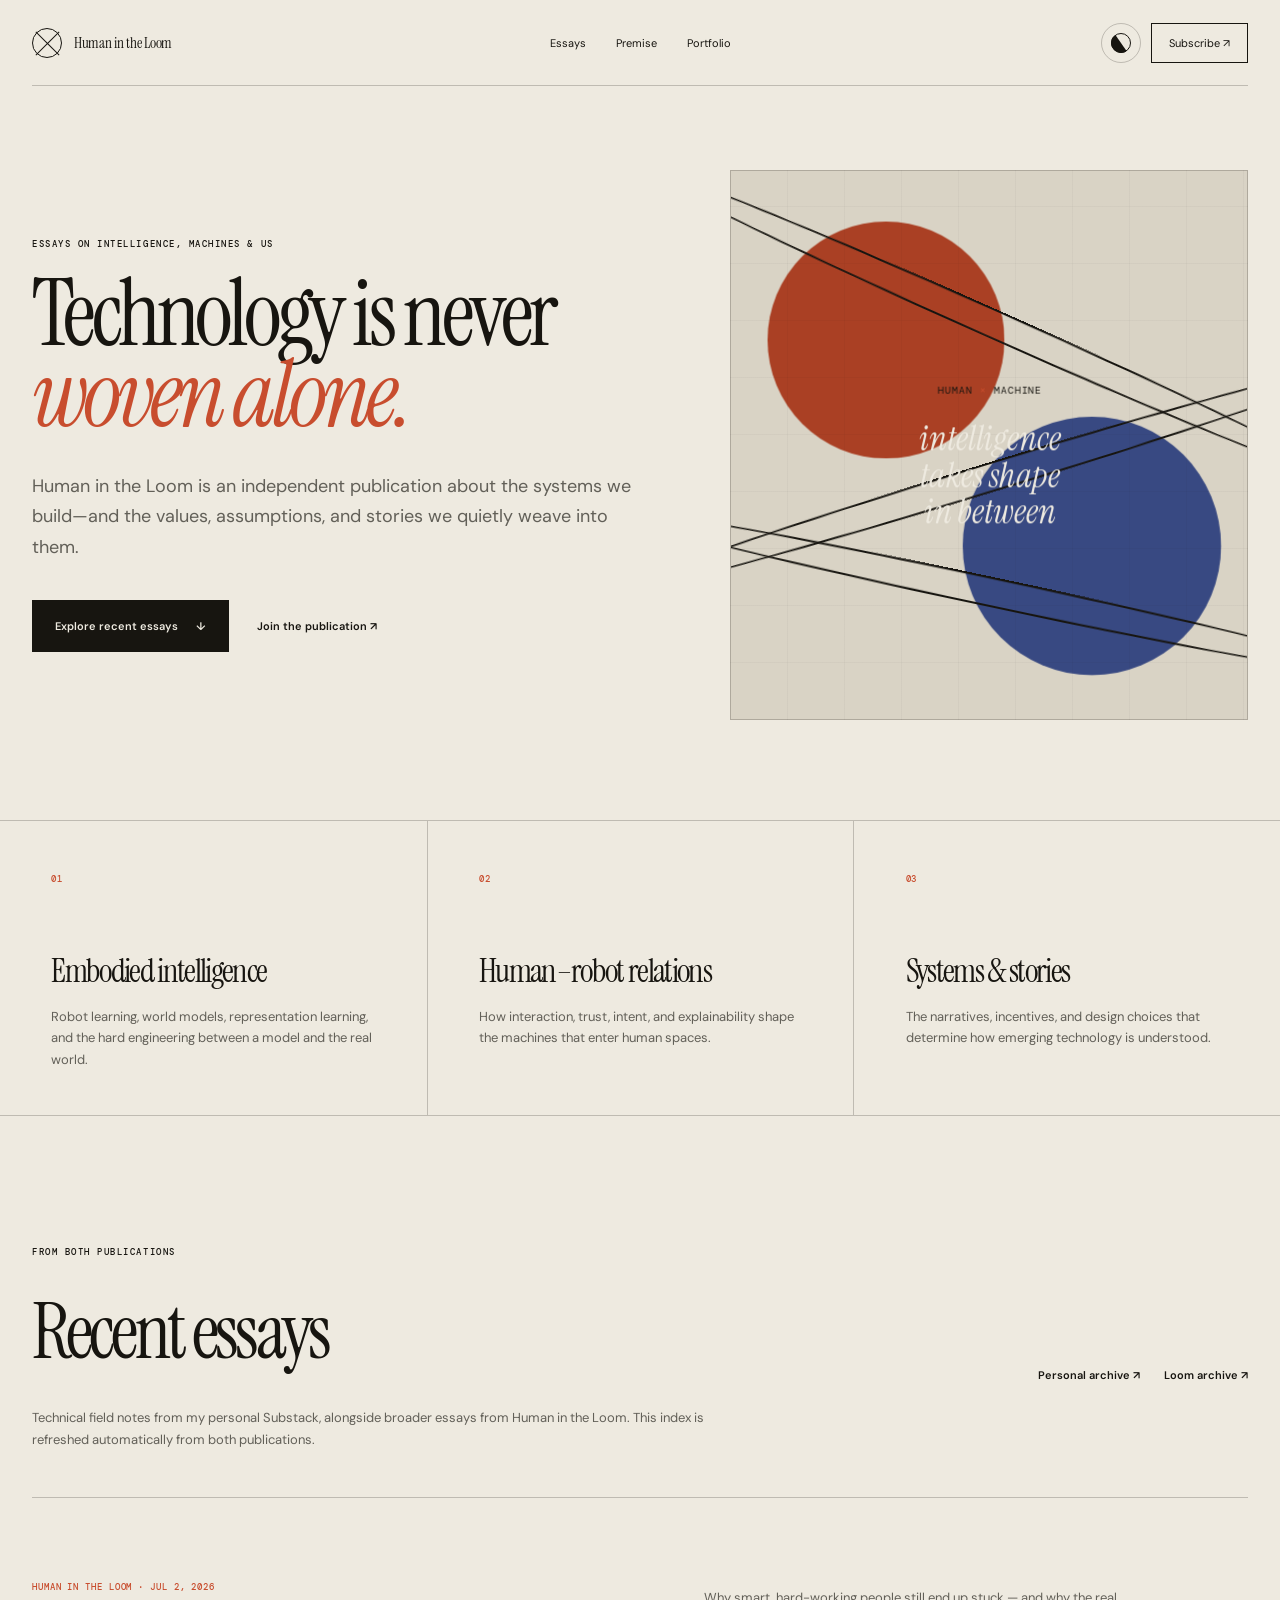
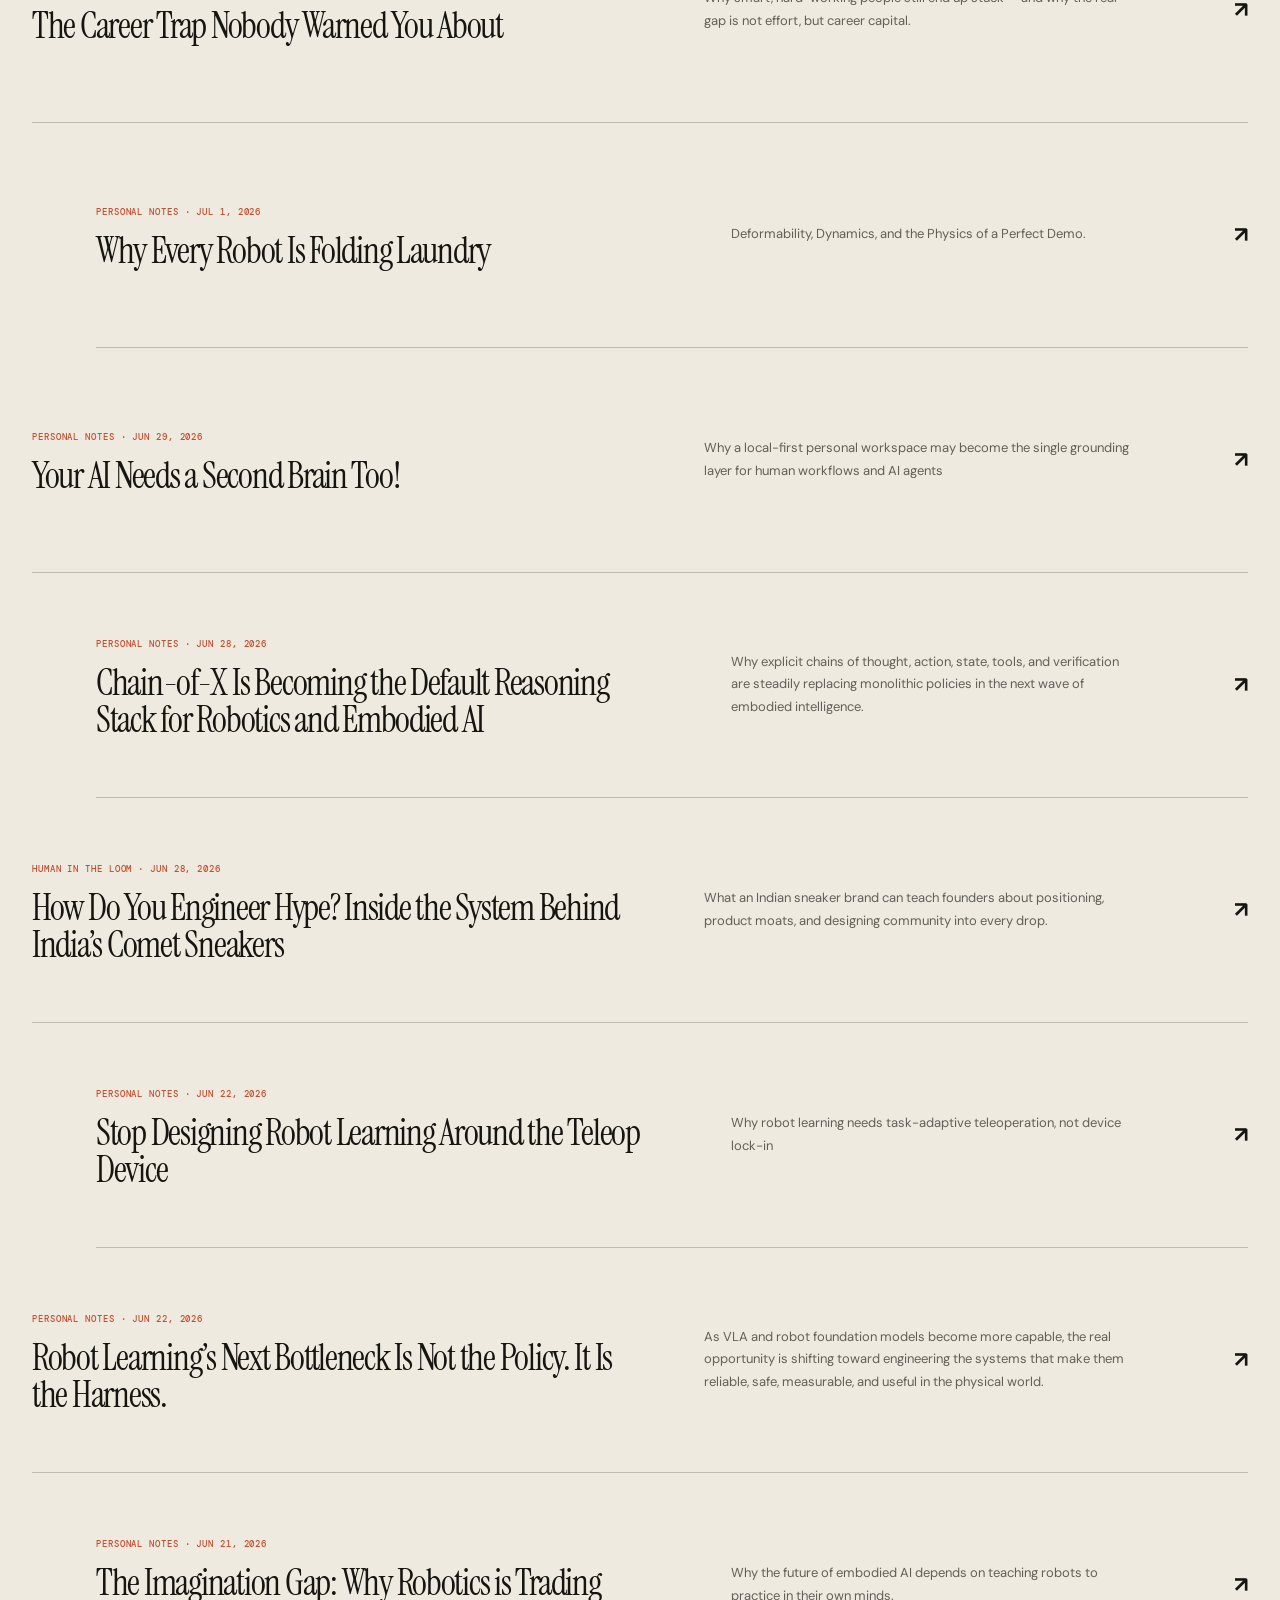
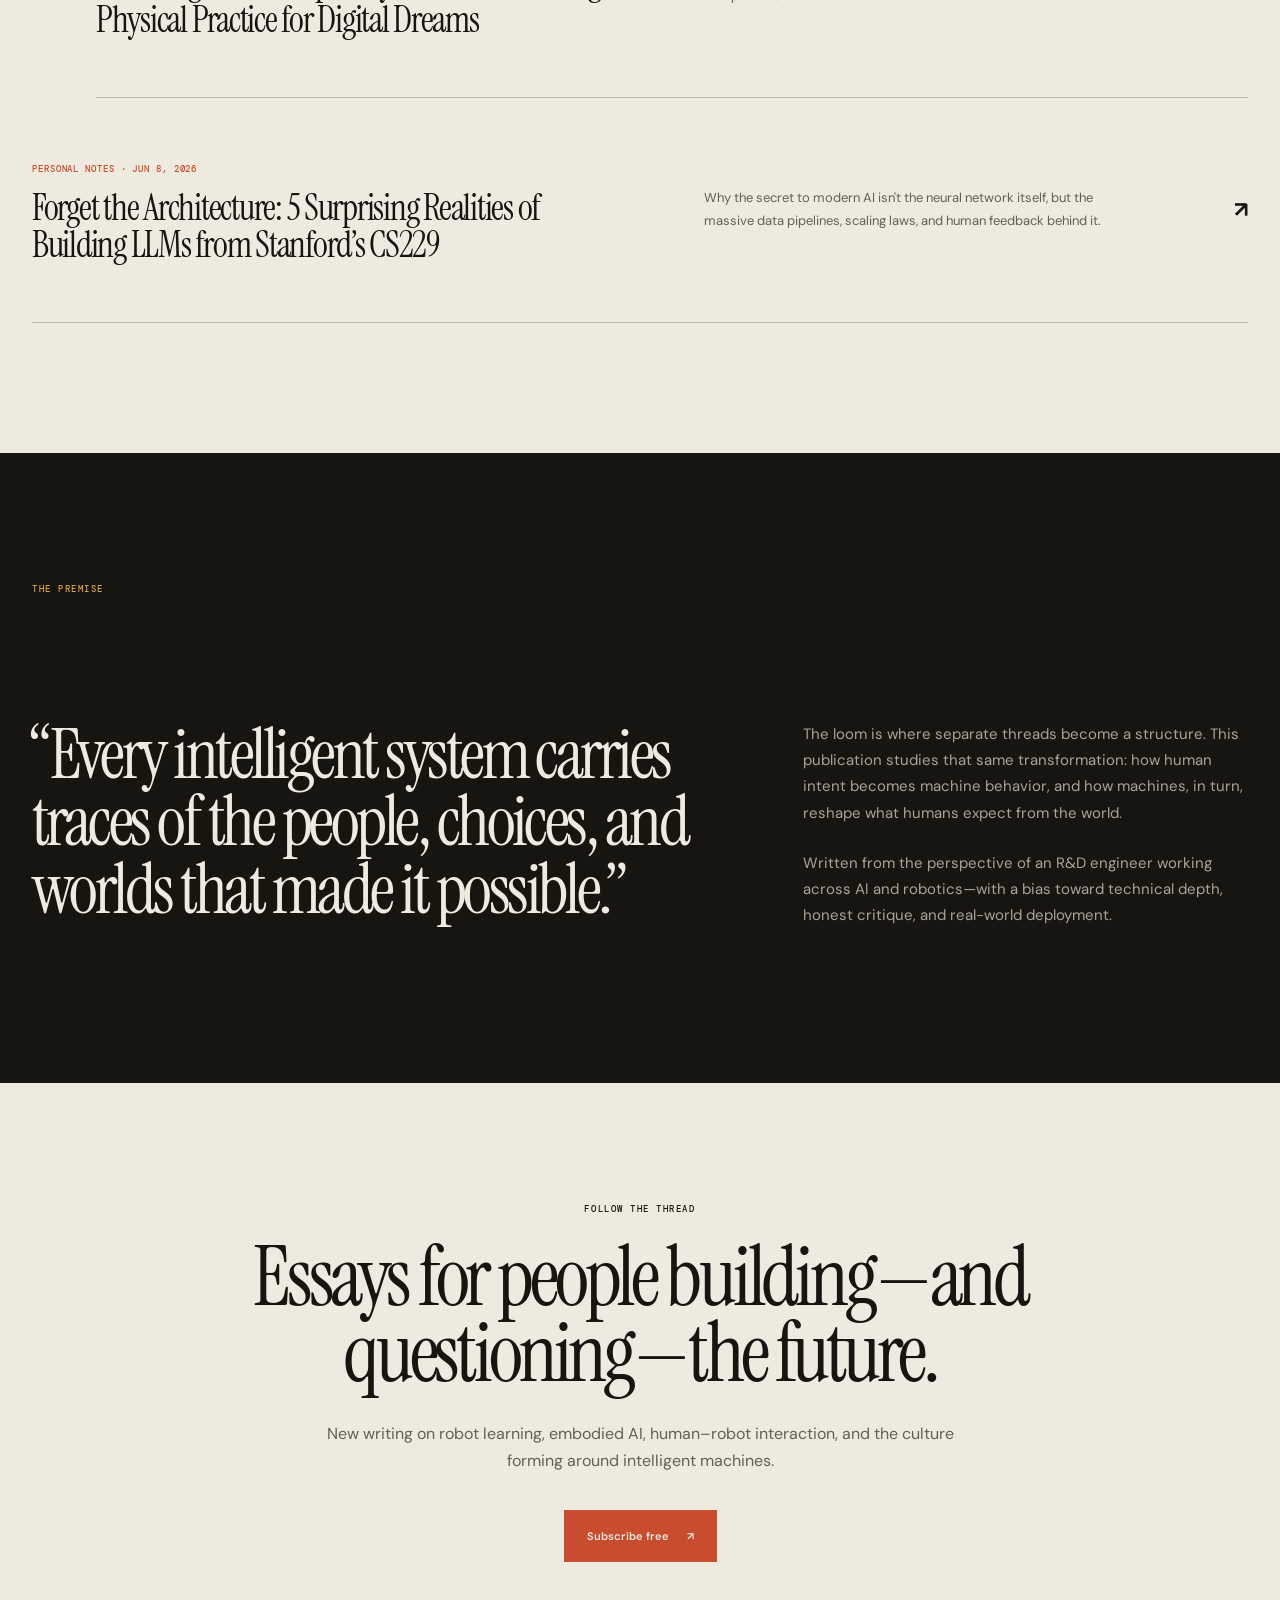
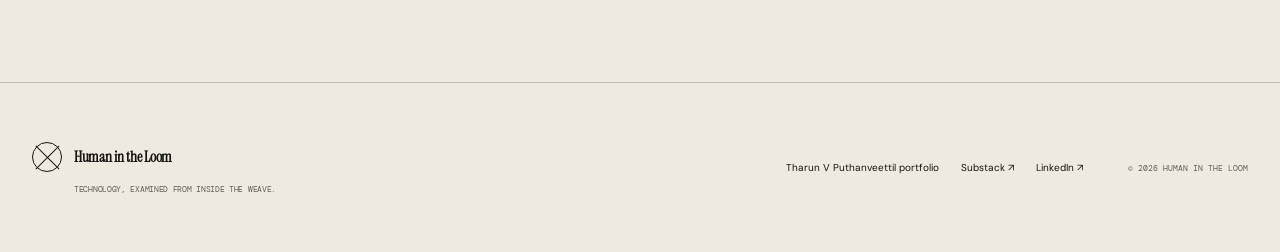
<file: human-in-the-loom/index.html>
<!DOCTYPE html>
<html lang="en">
<head>
  <meta charset="utf-8">
  <meta name="viewport" content="width=device-width, initial-scale=1">
  <meta name="author" content="Tharun Vadakke Puthanveettil">
  <meta name="description" content="Human in the Loom — essays about embodied intelligence, human–robot relations, and the stories woven into emerging technology.">
  <meta name="theme-color" content="#171510">
  <title>Human in the Loom — Technology, examined from inside the weave</title>
  <script>
    (() => {
      try {
        const saved = localStorage.getItem('tvp-theme');
        const theme = saved || (matchMedia('(prefers-color-scheme: dark)').matches ? 'dark' : 'light');
        document.documentElement.dataset.theme = theme;
      } catch (_error) {}
    })();
  </script>
  <link rel="stylesheet" href="stylesheet.css">
  <link rel="icon" type="image/png" href="../images/seal_icon.png">
  <script src="../theme.js" defer></script>
  <script src="essays.js" defer></script>
</head>
<body>
  <a class="skip-link" href="#main">Skip to content</a>
  <header>
    <a class="publication-name" href="./" aria-label="Human in the Loom home"><span class="loom-mark" aria-hidden="true"></span><span>Human in the Loom</span></a>
    <nav aria-label="Publication navigation"><a href="#essays">Essays</a><a href="#premise">Premise</a><a href="../">Portfolio</a></nav>
    <div class="header-actions">
      <button class="theme-toggle" type="button" data-theme-toggle aria-label="Switch color theme"><span aria-hidden="true"></span></button>
      <a class="subscribe-link" href="https://humanintheloom.substack.com/subscribe">Subscribe <span aria-hidden="true">↗</span></a>
    </div>
  </header>

  <main id="main">
    <section class="hero">
      <div class="hero-copy">
        <p class="eyebrow">Essays on intelligence, machines &amp; us</p>
        <h1>Technology is never<br><em>woven alone.</em></h1>
        <p>Human in the Loom is an independent publication about the systems we build—and the values, assumptions, and stories we quietly weave into them.</p>
        <div class="hero-actions"><a class="button" href="#essays">Explore recent essays <span aria-hidden="true">↓</span></a><a class="quiet-link" href="https://humanintheloom.substack.com/subscribe">Join the publication ↗</a></div>
      </div>
      <div class="loom-visual" aria-hidden="true" data-depth-scene>
        <span class="orb orb-one" data-depth="0.14"></span><span class="orb orb-two" data-depth="0.22"></span>
        <span class="thread thread-one" data-depth="0.34"></span><span class="thread thread-two" data-depth="0.48"></span><span class="thread thread-three" data-depth="0.58"></span>
        <p data-depth="0.66">human <i>×</i> machine</p><strong data-depth="0.78">intelligence<br>takes shape<br>in between</strong>
      </div>
    </section>

    <section class="themes" aria-label="Publication themes">
      <article><span>01</span><h2>Embodied intelligence</h2><p>Robot learning, world models, representation learning, and the hard engineering between a model and the real world.</p></article>
      <article><span>02</span><h2>Human–robot relations</h2><p>How interaction, trust, intent, and explainability shape the machines that enter human spaces.</p></article>
      <article><span>03</span><h2>Systems &amp; stories</h2><p>The narratives, incentives, and design choices that determine how emerging technology is understood.</p></article>
    </section>

    <section class="essays" id="essays">
      <div class="section-intro"><p class="eyebrow">From both publications</p><h2>Recent essays</h2><div class="archive-links"><a href="https://tvpian.substack.com/archive">Personal archive ↗</a><a href="https://humanintheloom.substack.com/archive">Loom archive ↗</a></div></div>
      <p class="feed-note">Technical field notes from my personal Substack, alongside broader essays from Human in the Loom. This index is refreshed automatically from both publications.</p>
      <div class="essay-list" data-essay-list>
        <a class="essay" href="https://open.substack.com/pub/tvpian/p/the-imagination-gap-why-robotics"><div><span>Robot learning · 8 min read</span><h3>The Imagination Gap: Why Robotics Needs More Than Better Models</h3></div><p>A look at the missing engineering layer between impressive learning systems and robots that remain useful outside controlled demos.</p><b aria-hidden="true">↗</b></a>
        <a class="essay" href="https://open.substack.com/pub/humanintheloom/p/how-do-you-engineer-hype-inside-the"><div><span>Robotics culture · 6 min read</span><h3>How Do You Engineer Hype Inside the Robot Industry?</h3></div><p>What a robot demo communicates beyond the task itself—and why visual language can reshape our perception of technical progress.</p><b aria-hidden="true">↗</b></a>
      </div>
    </section>

    <section class="premise" id="premise">
      <p class="eyebrow">The premise</p>
      <blockquote>“Every intelligent system carries traces of the people, choices, and worlds that made it possible.”</blockquote>
      <div class="premise-copy"><p>The loom is where separate threads become a structure. This publication studies that same transformation: how human intent becomes machine behavior, and how machines, in turn, reshape what humans expect from the world.</p><p>Written from the perspective of an R&amp;D engineer working across AI and robotics—with a bias toward technical depth, honest critique, and real-world deployment.</p></div>
    </section>

    <section class="closing">
      <p class="eyebrow">Follow the thread</p>
      <h2>Essays for people building—and questioning—the future.</h2>
      <p>New writing on robot learning, embodied AI, human–robot interaction, and the culture forming around intelligent machines.</p>
      <a class="button light-button" href="https://humanintheloom.substack.com/subscribe">Subscribe free <span aria-hidden="true">↗</span></a>
    </section>
  </main>

  <footer><div><span class="loom-mark" aria-hidden="true"></span><strong>Human in the Loom</strong><small>Technology, examined from inside the weave.</small></div><div><a href="../">Tharun V Puthanveettil portfolio</a><a href="https://humanintheloom.substack.com/">Substack ↗</a><a href="https://www.linkedin.com/in/tvpian/">LinkedIn ↗</a></div><p>© 2026 Human in the Loom</p></footer>
</body>
</html>
</file>
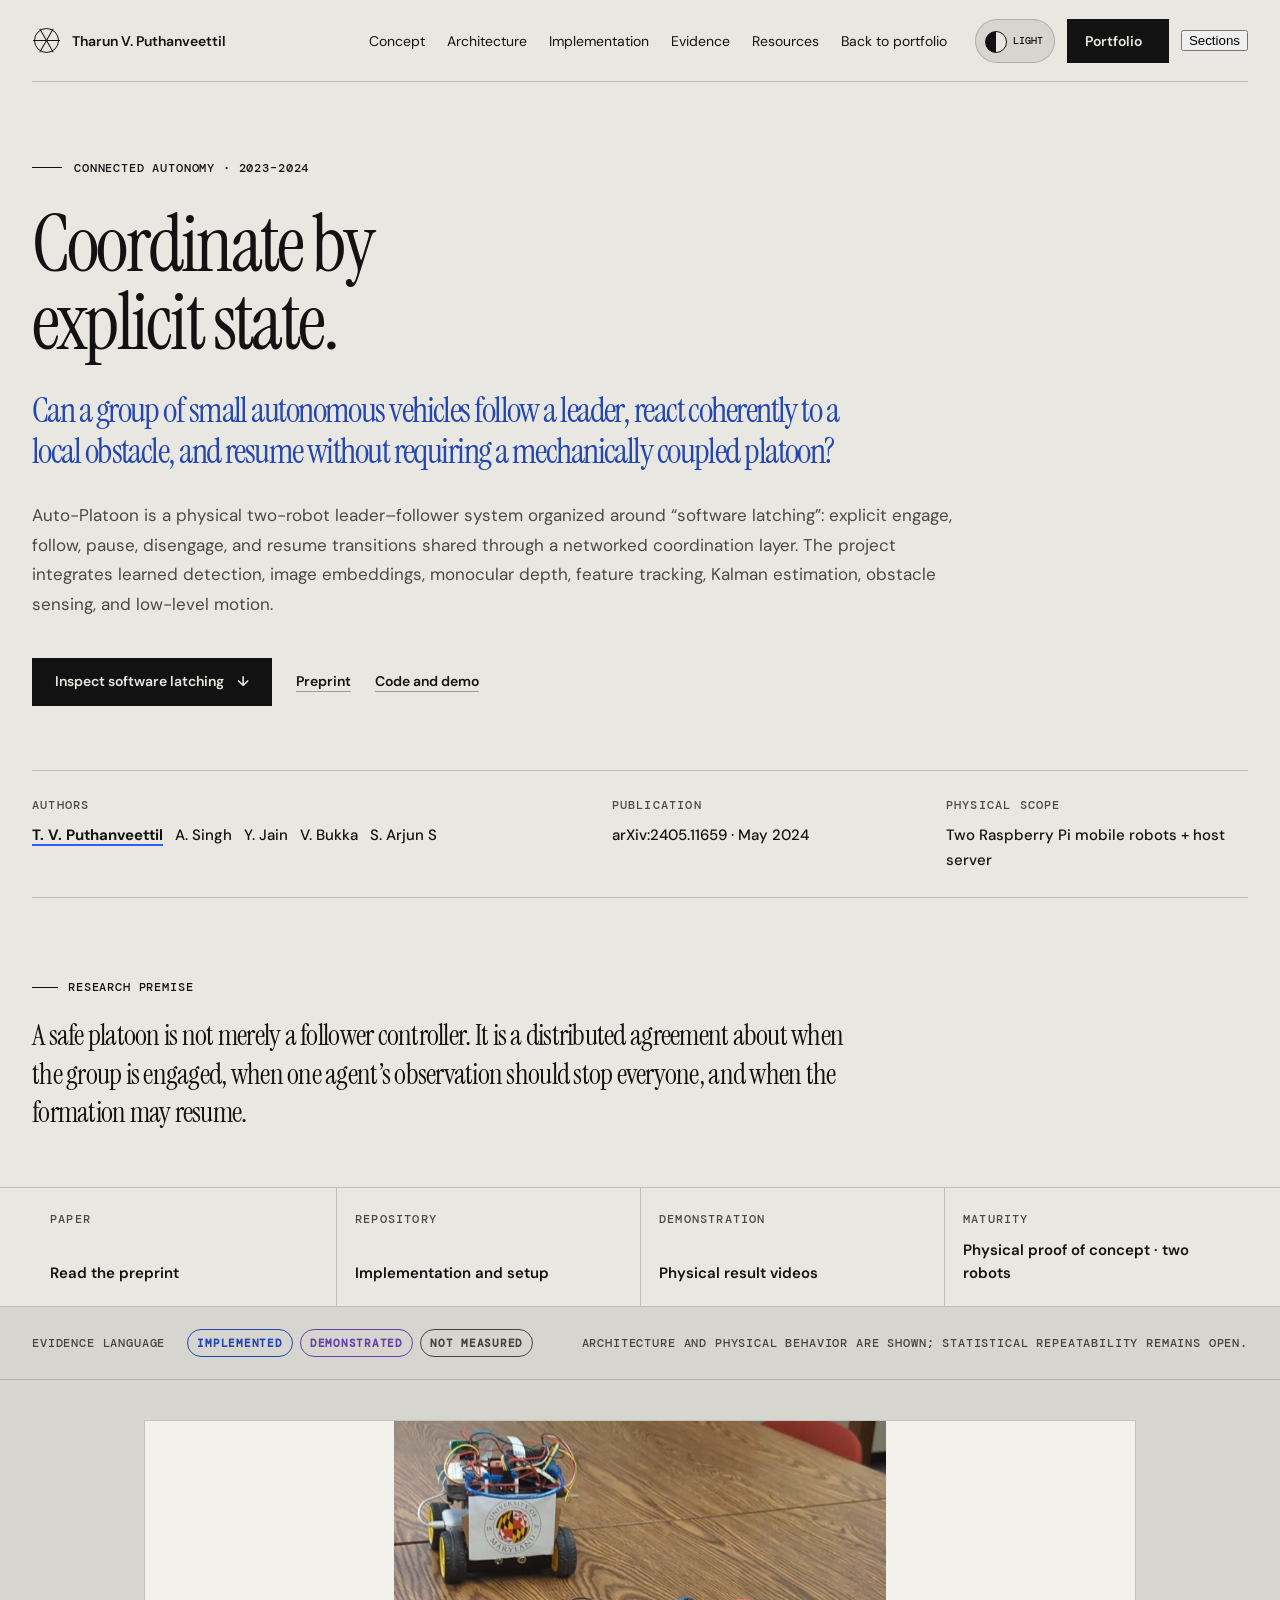
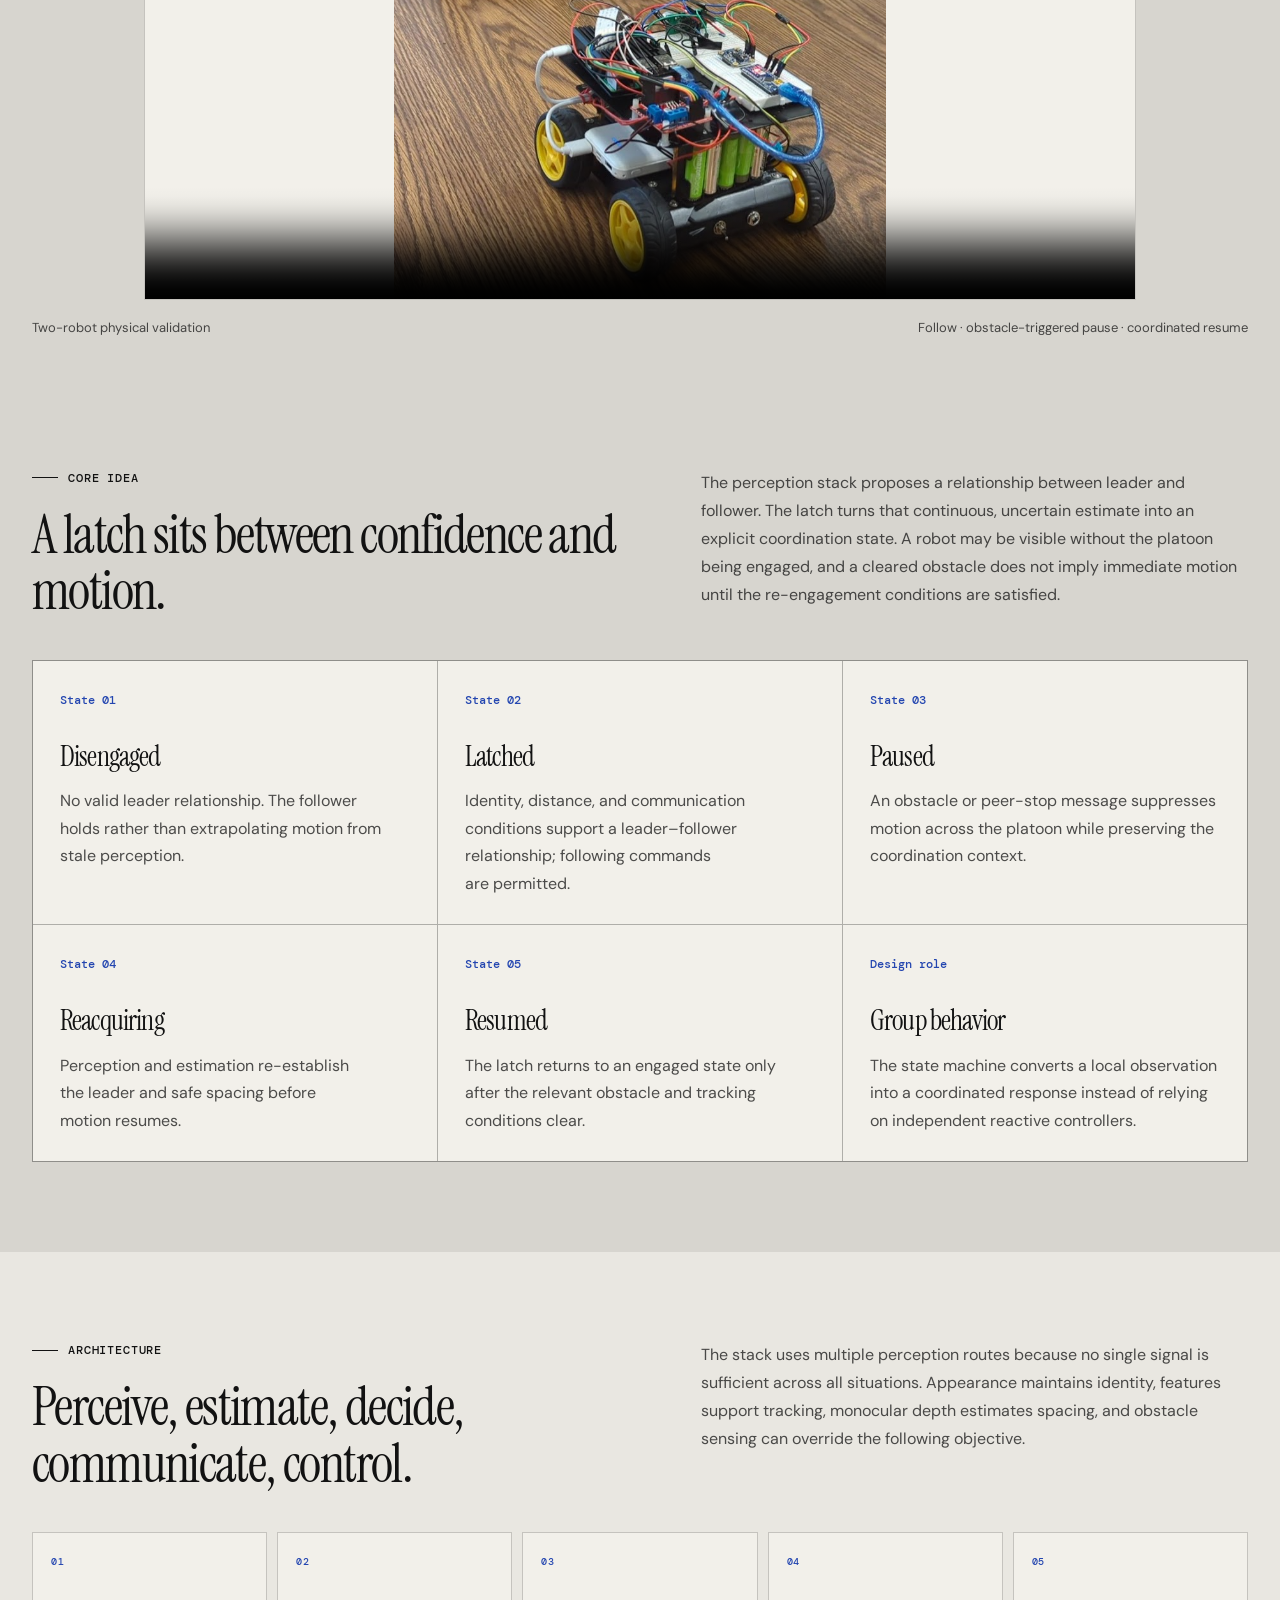
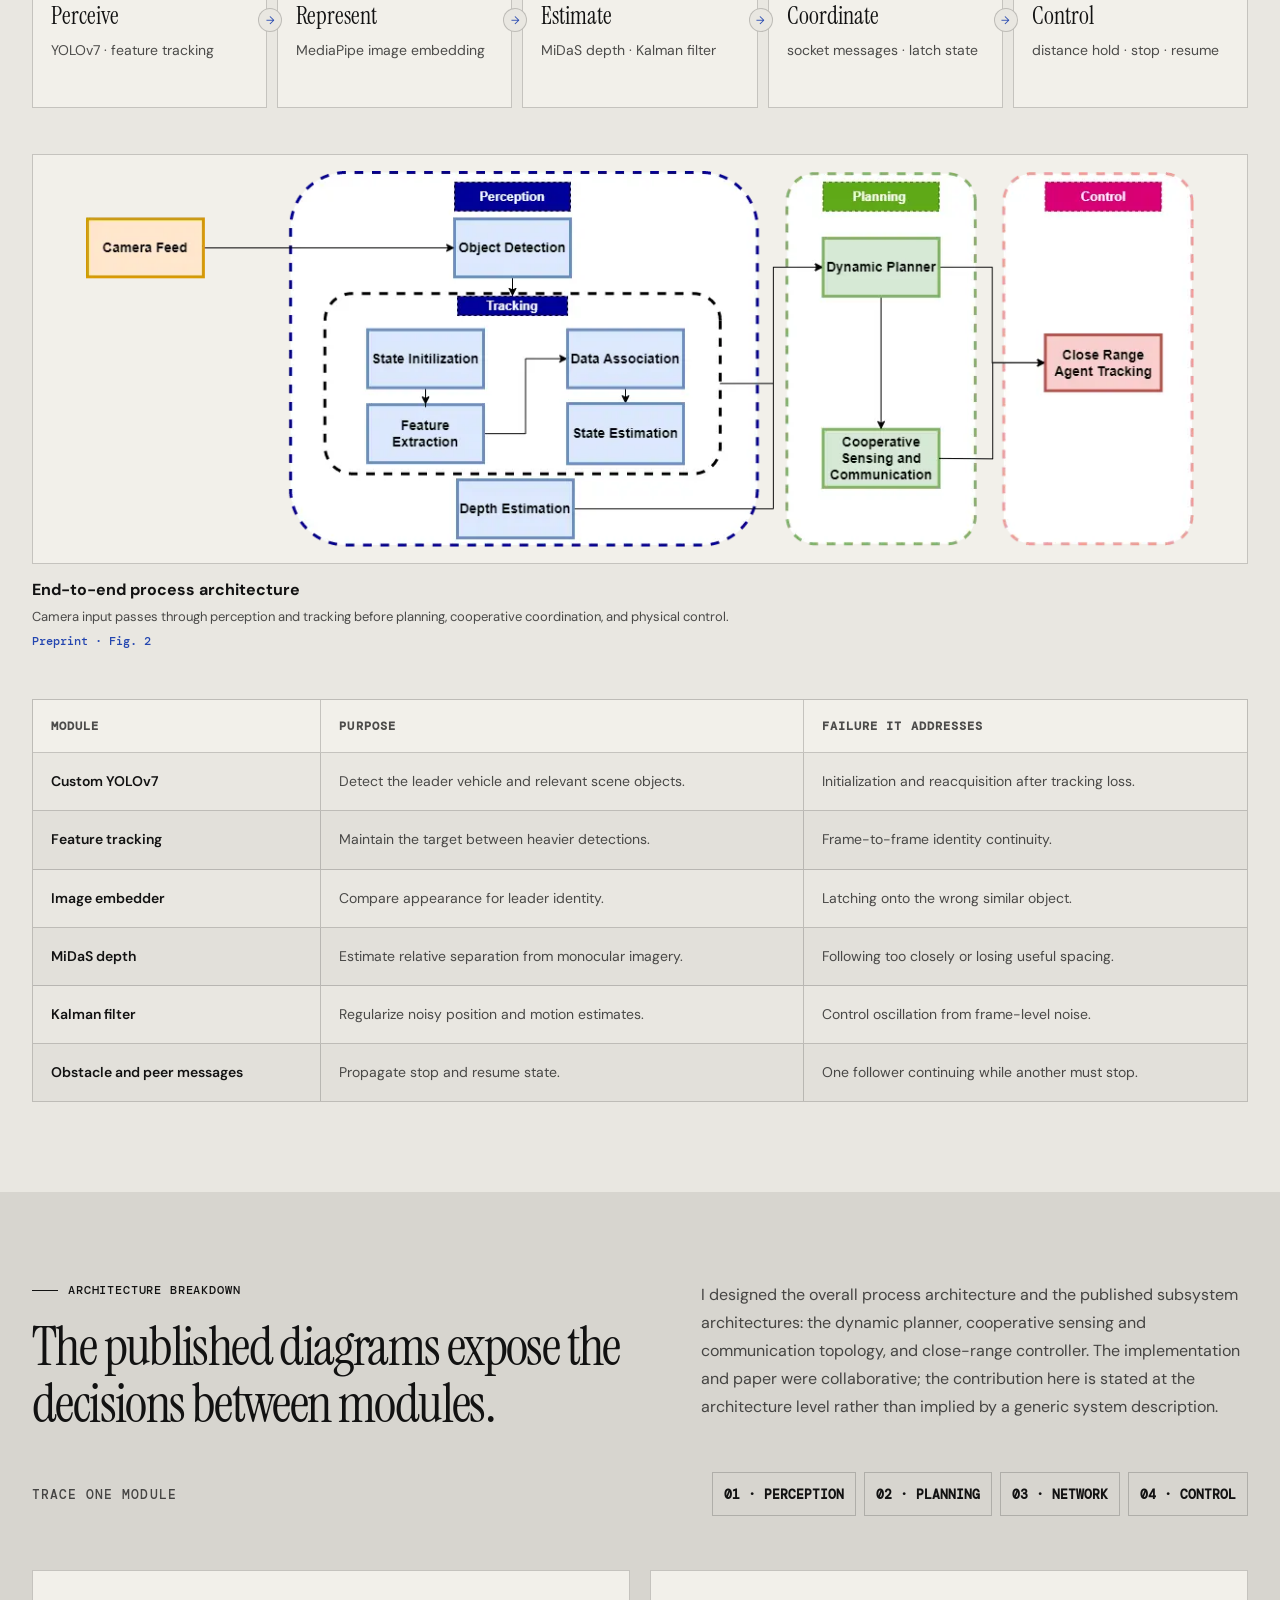
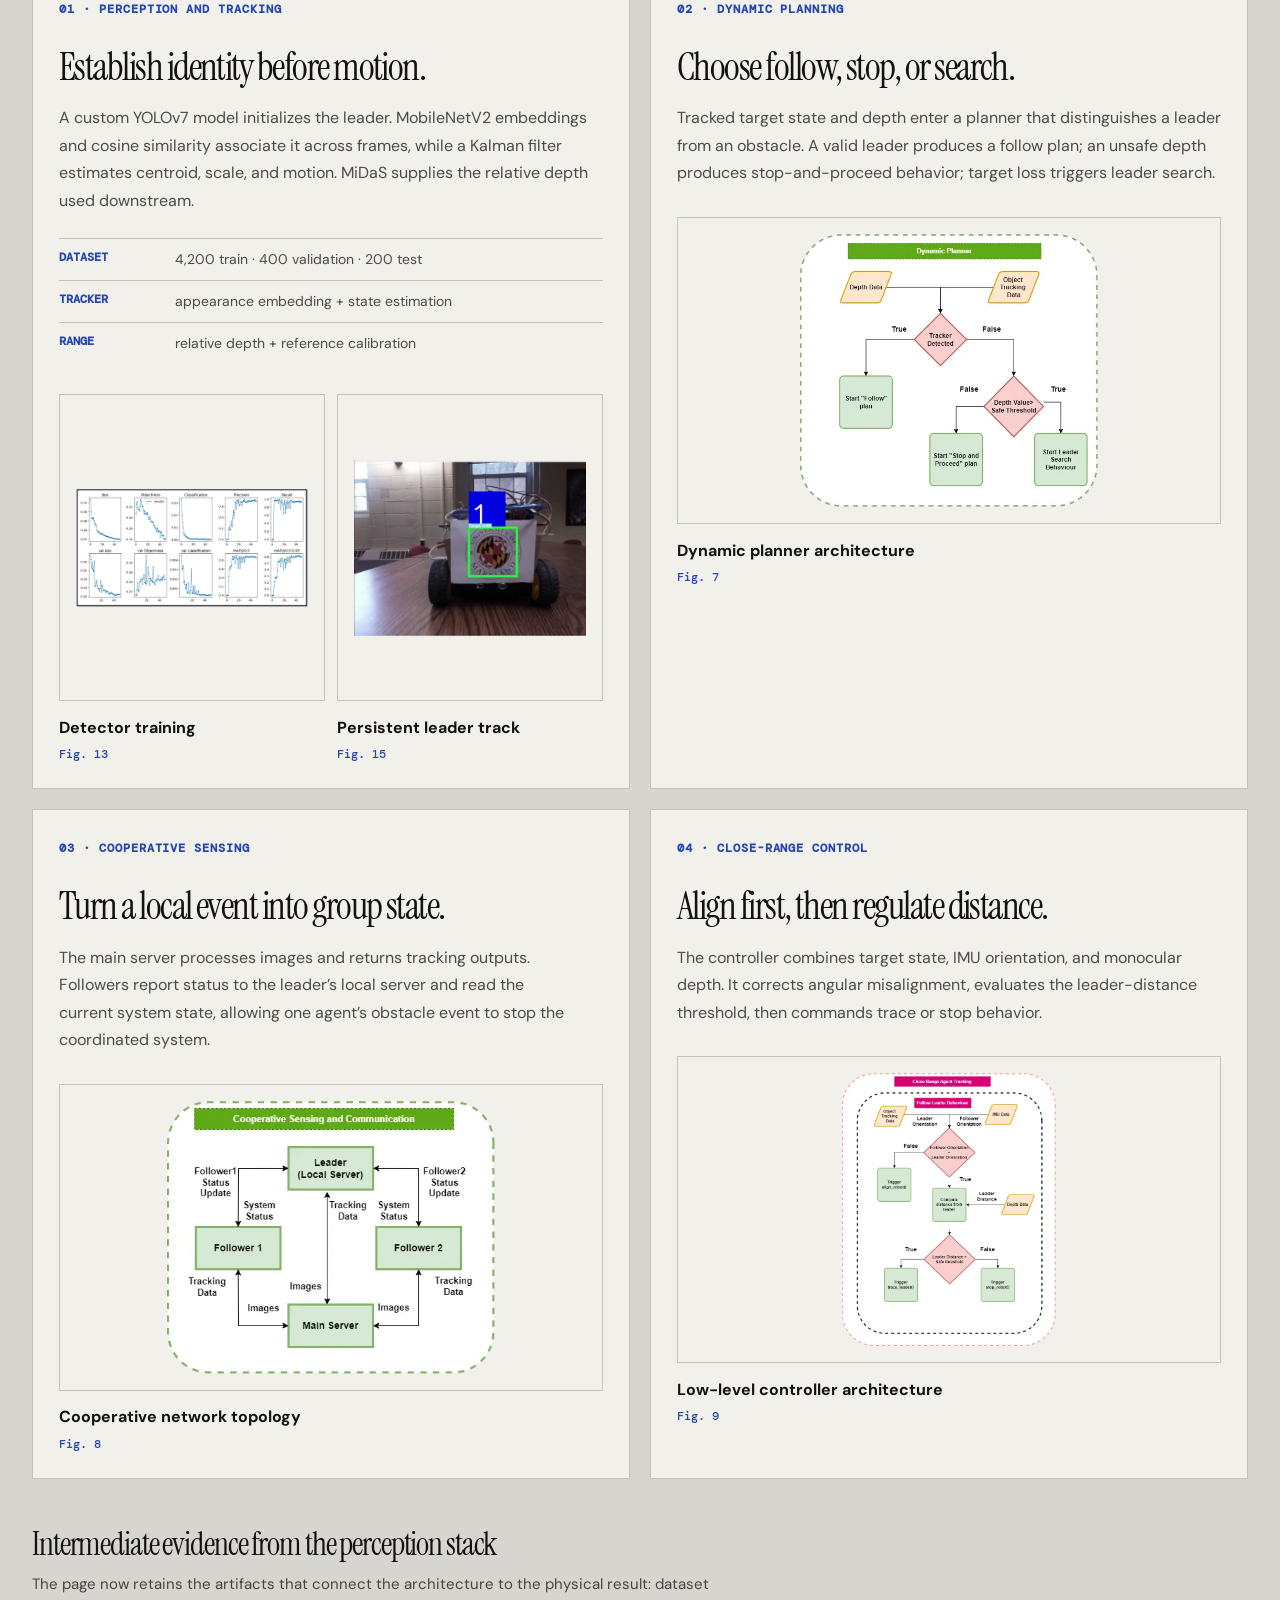
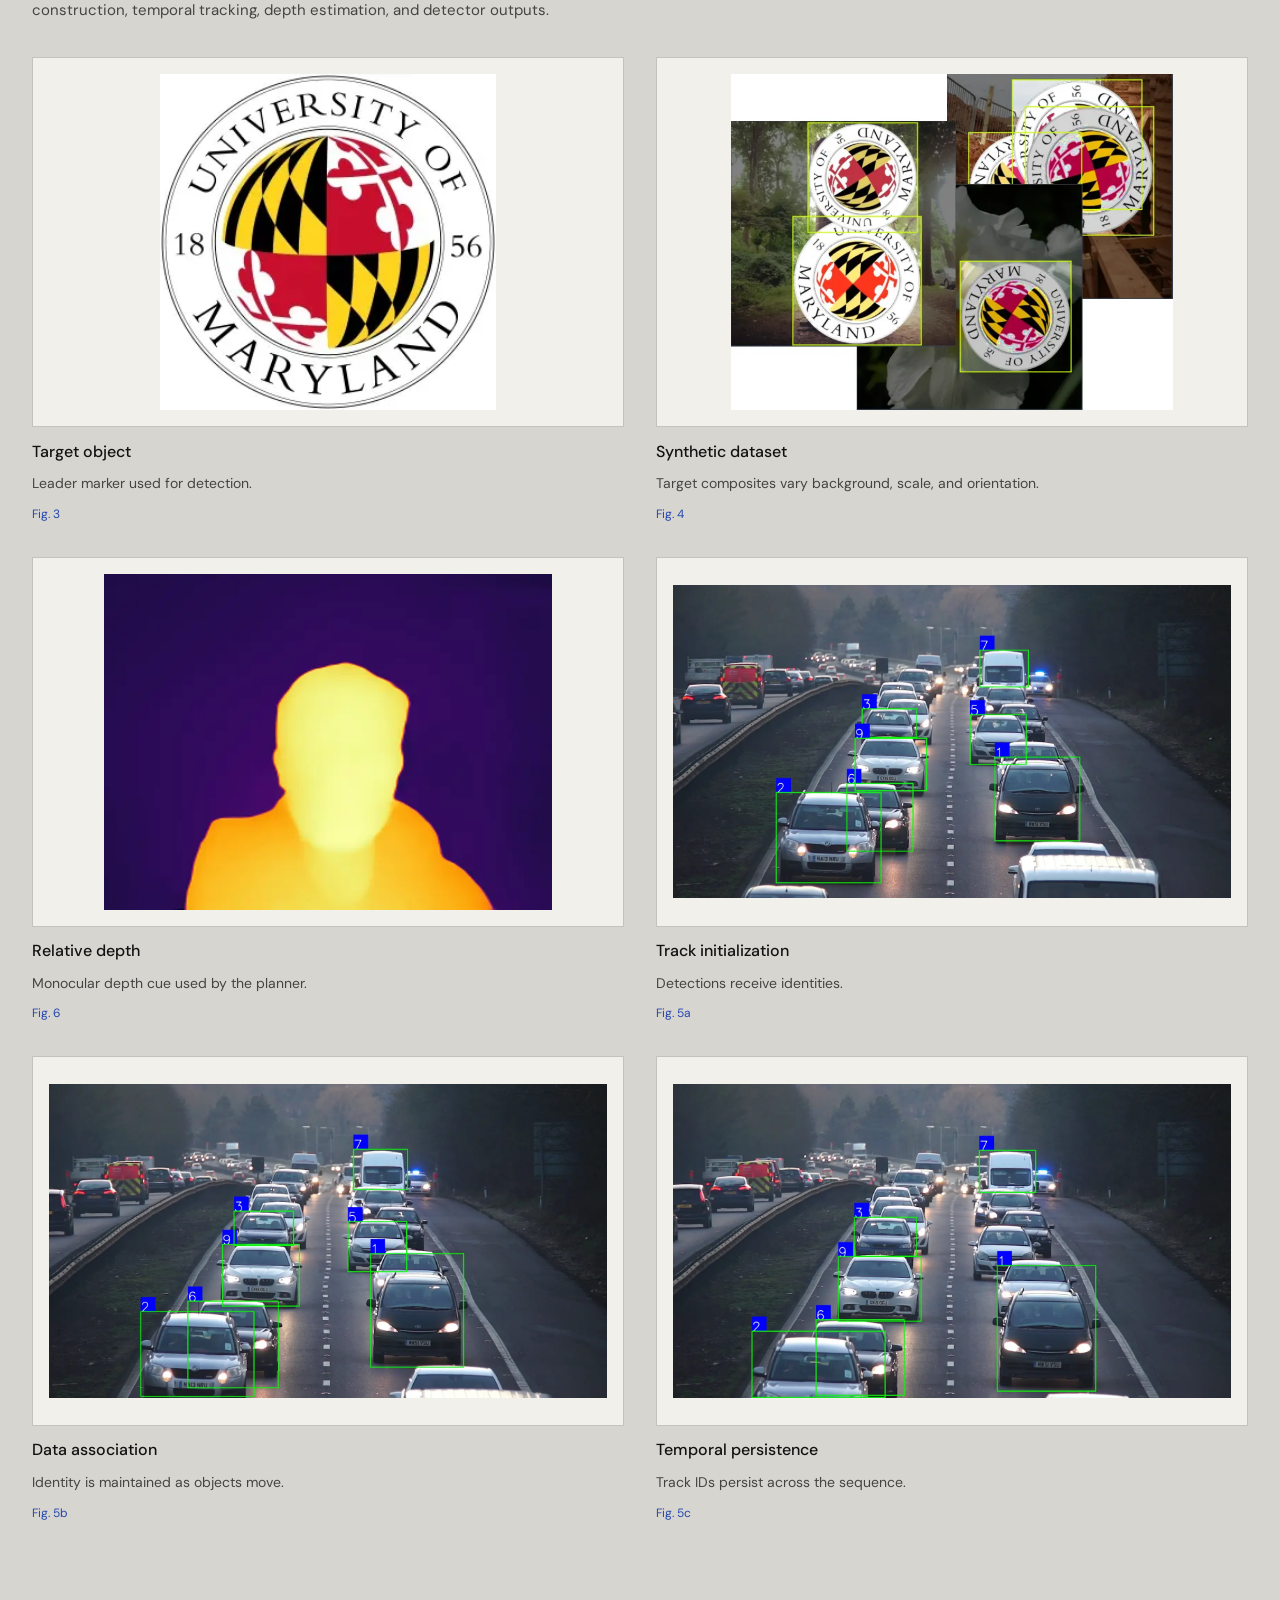
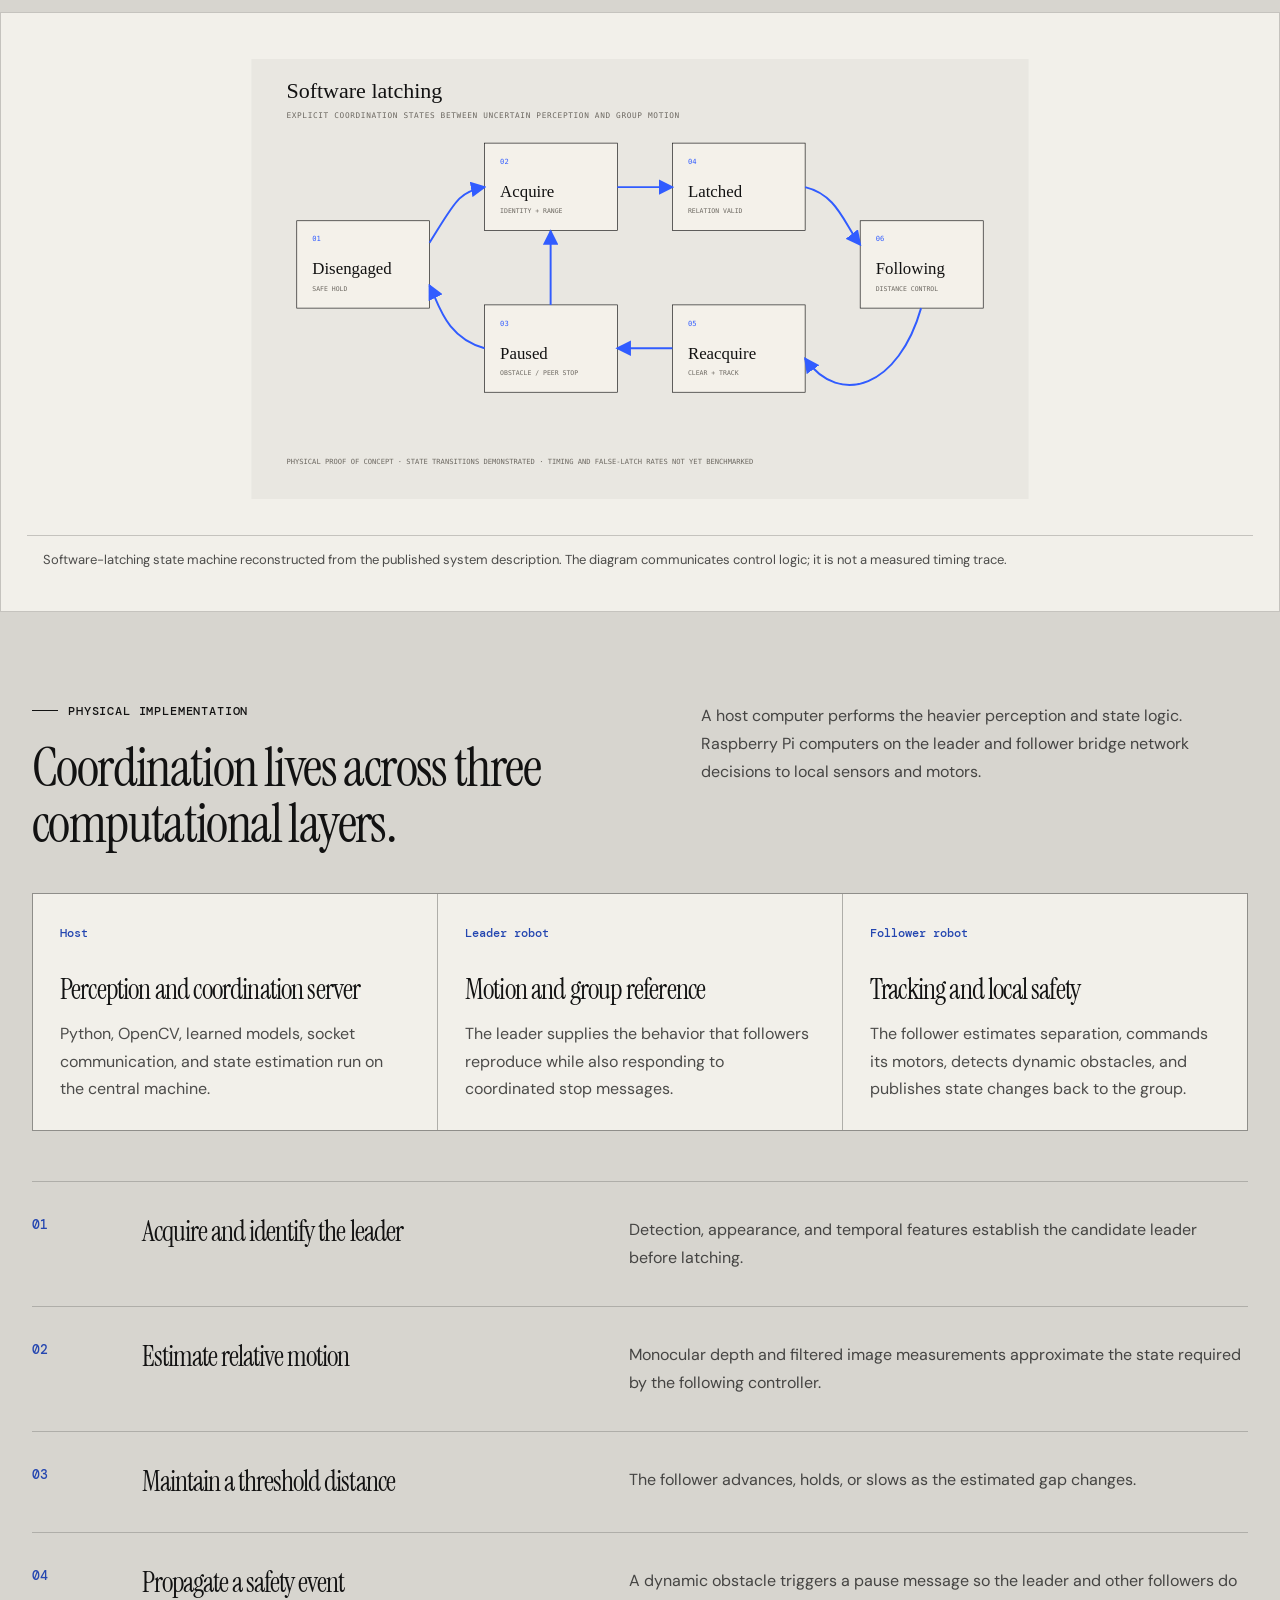
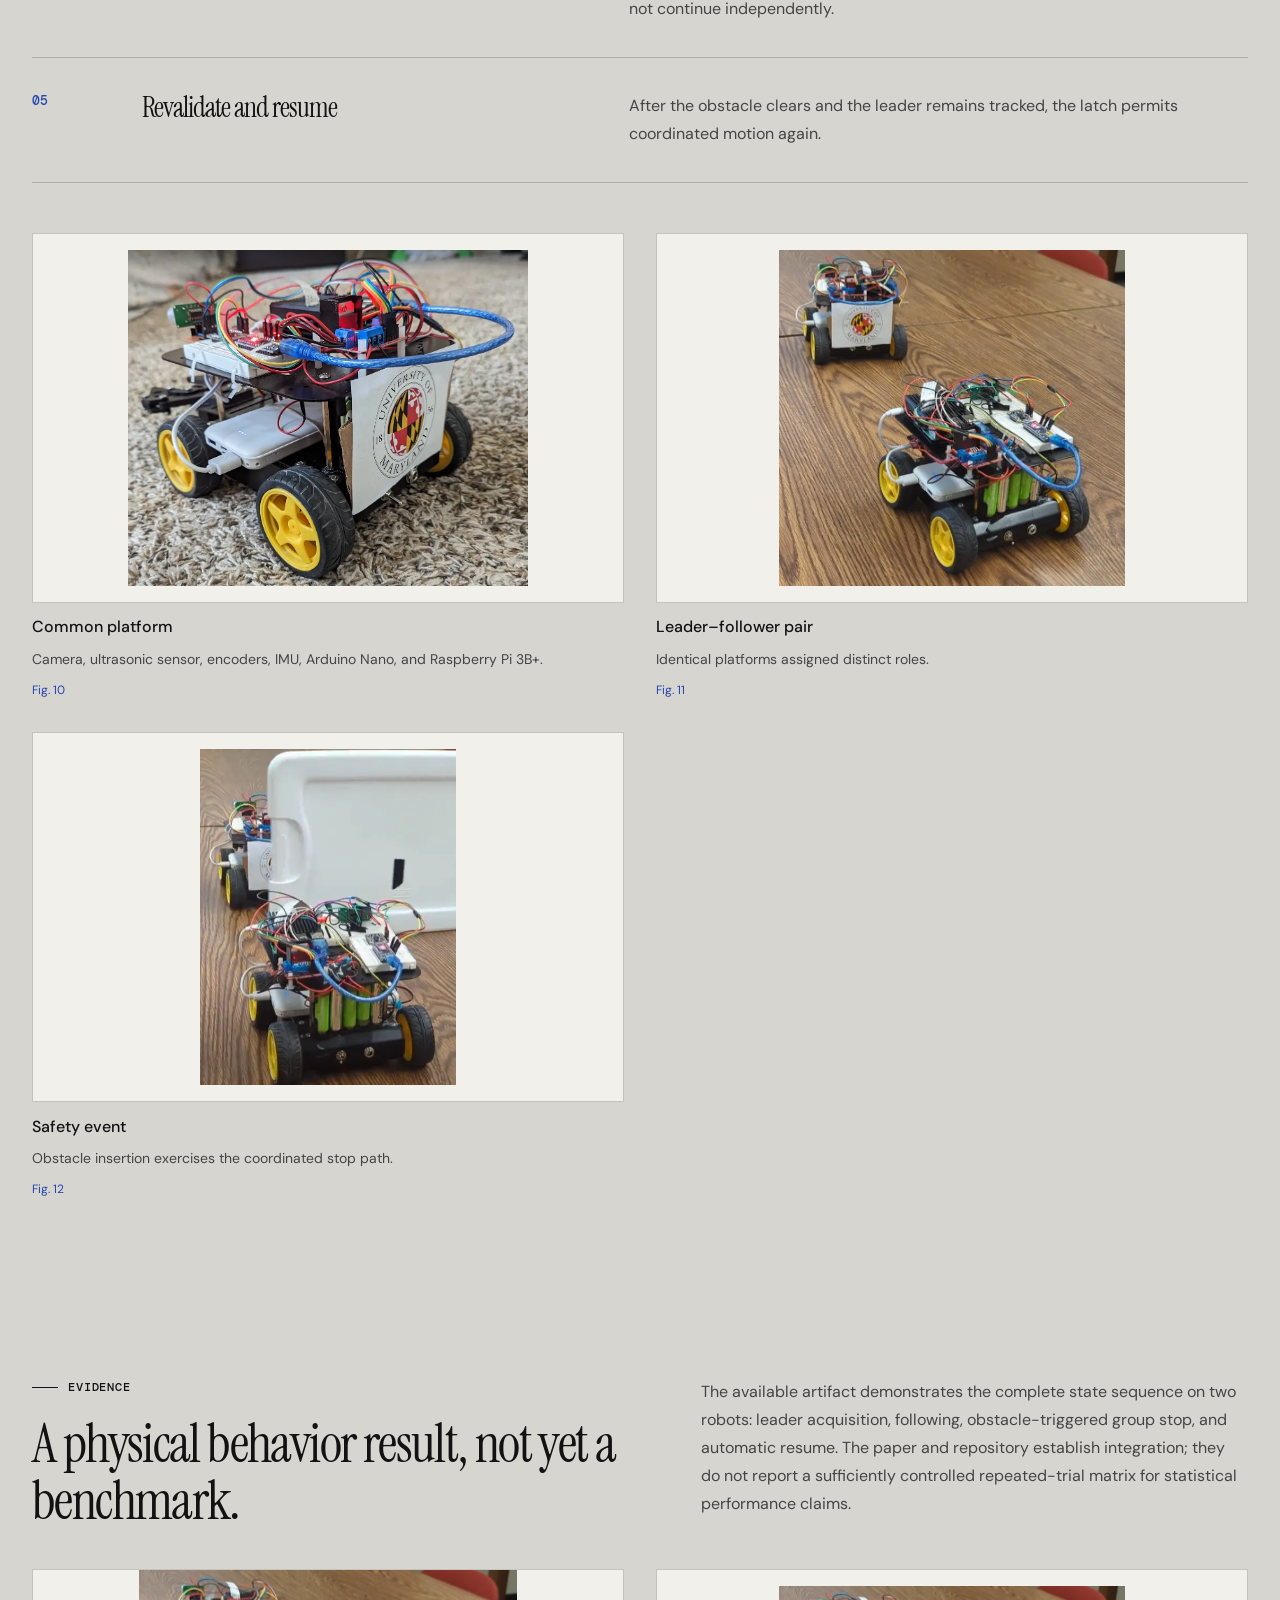
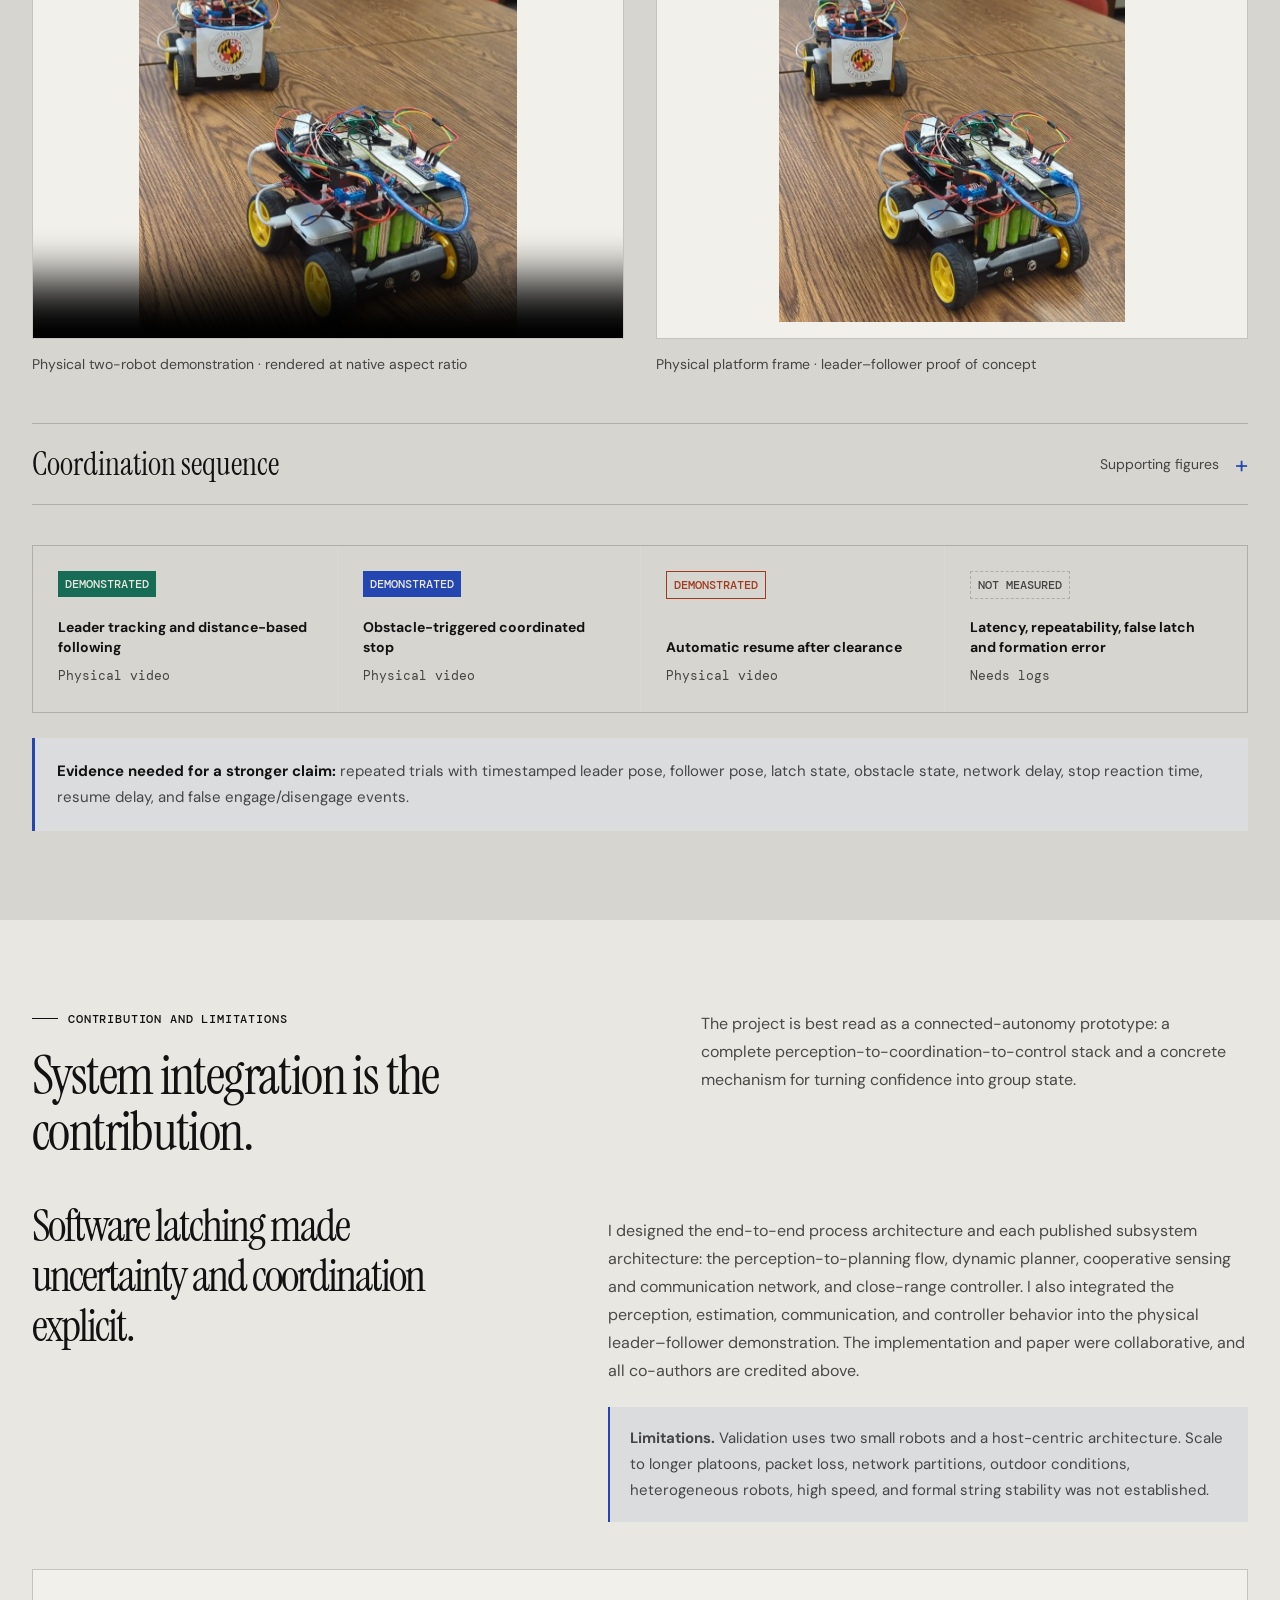
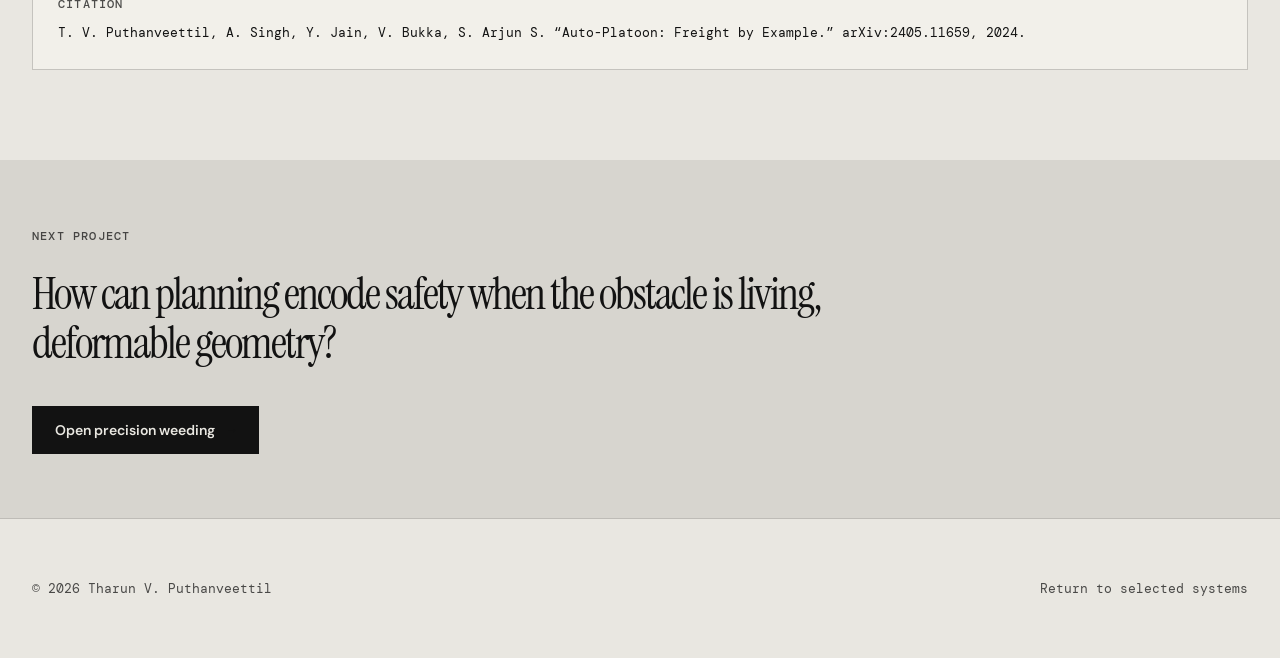
<file: projects/auto-platoon/index.html>
<!DOCTYPE html>
<html lang="en"><head><meta charset="utf-8"><meta name="viewport" content="width=device-width, initial-scale=1">
<script>(() => { try { const saved = localStorage.getItem('tvp-theme'); document.documentElement.dataset.theme = saved || (matchMedia('(prefers-color-scheme: dark)').matches ? 'dark' : 'light'); } catch (_) {} })();</script><meta name="description" content="Auto-Platoon: a bio-inspired leader–follower system using perception, depth, estimation, network communication and explicit software-latching states for coordinated multi-robot behavior.">
<title>Auto-Platoon · Tharun V. Puthanveettil</title><link rel="stylesheet" href="../project.css?v=20261124-media"><script src="../project.js?v=20261124-media" defer></script><script src="../../theme.js?v=20260925-research-map" defer></script><link rel="stylesheet" href="/responsive.css?v=20261128-layout"><script src="/responsive.js?v=20261128-layout" defer></script></head>
<body><a class="skip-link" href="#main">Skip to content</a><header class="project-header" data-responsive-header=""><a class="project-header__identity" href="../../"><span class="identity-mark" aria-hidden="true"><i></i><i></i><i></i></span><span>Tharun V. Puthanveettil</span></a><nav aria-label="Case study sections" id="case-sections"><a href="#concept">Concept</a><a href="#architecture">Architecture</a><a href="#implementation">Implementation</a><a href="#evidence">Evidence</a><a href="#resources">Resources</a><a href="../../#work" class="responsive-only">Back to portfolio</a></nav><div class="project-header__actions"><button class="theme-toggle" type="button" data-theme-toggle="" data-theme="light" aria-label="Switch to dark theme" aria-pressed="false"><span aria-hidden="true"></span></button><a class="back-link" href="../../#work">Portfolio <span></span></a><button type="button" class="responsive-menu-toggle" data-responsive-toggle="" aria-controls="case-sections" aria-expanded="false" aria-label="Case study sections">Sections</button></div></header>
<main id="main"><section class="project-hero"><p class="project-kicker">Connected autonomy · 2023–2024</p><h1>Coordinate by<br>explicit state.</h1><p class="project-question">Can a group of small autonomous vehicles follow a leader, react coherently to a local obstacle, and resume without requiring a mechanically coupled platoon?</p><p class="hero-summary">Auto-Platoon is a physical two-robot leader–follower system organized around “software latching”: explicit engage, follow, pause, disengage, and resume transitions shared through a networked coordination layer. The project integrates learned detection, image embeddings, monocular depth, feature tracking, Kalman estimation, obstacle sensing, and low-level motion.</p><div class="hero-links"><a class="button" href="#concept">Inspect software latching <span>↓</span></a><a class="text-link" href="https://arxiv.org/abs/2405.11659">Preprint </a><a class="text-link" href="https://github.com/tvpian/Auto-Platoon">Code and demo </a></div></section>
<section class="publication-strip"><div><span>Authors</span><div class="author-list"><span class="self">T. V. Puthanveettil</span><span>A. Singh</span><span>Y. Jain</span><span>V. Bukka</span><span>S. Arjun S</span></div></div><div><span>Publication</span><strong>arXiv:2405.11659 · May 2024</strong></div><div><span>Physical scope</span><strong>Two Raspberry Pi mobile robots + host server</strong></div></section>
<section class="paper-abstract"><p class="eyebrow">Research premise</p><p>A safe platoon is not merely a follower controller. It is a distributed agreement about when the group is engaged, when one agent’s observation should stop everyone, and when the formation may resume.</p></section>
<section class="resource-bar"><a href="https://arxiv.org/abs/2405.11659"><span>Paper</span>Read the preprint </a><a href="https://github.com/tvpian/Auto-Platoon"><span>Repository</span>Implementation and setup </a><a href="https://github.com/tvpian/Auto-Platoon#videos"><span>Demonstration</span>Physical result videos </a><div><span>Maturity</span>Physical proof of concept · two robots</div></section>
<aside class="claim-key" aria-label="Claim maturity used on this page"><span>Evidence language</span><div><i class="evidence-badge implemented">Implemented</i><i class="evidence-badge demonstrated">Demonstrated</i><i class="evidence-badge open">Not measured</i></div><p>Architecture and physical behavior are shown; statistical repeatability remains open.</p></aside>
<section class="project-media media-natural"><div class="case-lead-media"><video muted loop playsinline="playsinline" preload="metadata" poster="../../imgs/ap.png" controls="controls"><source src="../../imgs/ap.mp4" type="video/mp4"></source></video></div><div class="media-caption"><span>Two-robot physical validation</span><span>Follow · obstacle-triggered pause · coordinated resume</span></div></section>

<section class="project-section dark" id="concept"><div class="section-heading"><div><p class="eyebrow">Core idea</p><h2>A latch sits between confidence and motion.</h2></div><p>The perception stack proposes a relationship between leader and follower. The latch turns that continuous, uncertain estimate into an explicit coordination state. A robot may be visible without the platoon being engaged, and a cleared obstacle does not imply immediate motion until the re-engagement conditions are satisfied.</p></div>
<div class="method-grid"><article><span class="number">State 01</span><h3>Disengaged</h3><p>No valid leader relationship. The follower holds rather than extrapolating motion from stale perception.</p></article><article><span class="number">State 02</span><h3>Latched</h3><p>Identity, distance, and communication conditions support a leader–follower relationship; following commands are permitted.</p></article><article><span class="number">State 03</span><h3>Paused</h3><p>An obstacle or peer-stop message suppresses motion across the platoon while preserving the coordination context.</p></article><article><span class="number">State 04</span><h3>Reacquiring</h3><p>Perception and estimation re-establish the leader and safe spacing before motion resumes.</p></article><article><span class="number">State 05</span><h3>Resumed</h3><p>The latch returns to an engaged state only after the relevant obstacle and tracking conditions clear.</p></article><article><span class="number">Design role</span><h3>Group behavior</h3><p>The state machine converts a local observation into a coordinated response instead of relying on independent reactive controllers.</p></article></div></section>

<section class="project-section" id="architecture"><div class="section-heading"><div><p class="eyebrow">Architecture</p><h2>Perceive, estimate, decide, communicate, control.</h2></div><p>The stack uses multiple perception routes because no single signal is sufficient across all situations. Appearance maintains identity, features support tracking, monocular depth estimates spacing, and obstacle sensing can override the following objective.</p></div>
<div class="architecture"><div><span>01</span><strong>Perceive</strong><small>YOLOv7 · feature tracking</small></div><div><span>02</span><strong>Represent</strong><small>MediaPipe image embedding</small></div><div><span>03</span><strong>Estimate</strong><small>MiDaS depth · Kalman filter</small></div><div><span>04</span><strong>Coordinate</strong><small>socket messages · latch state</small></div><div><span>05</span><strong>Control</strong><small>distance hold · stop · resume</small></div></div>
<figure class="paper-figure paper-figure--wide"><div class="paper-figure__stage"><img src="../assets/auto-platoon/paper/process-flow.webp" alt="Published Auto-Platoon process flow connecting perception, tracking, depth estimation, dynamic planning, cooperative sensing and close-range control" loading="lazy" width="1147" height="389"></div><figcaption><strong>End-to-end process architecture</strong><span>Camera input passes through perception and tracking before planning, cooperative coordination, and physical control.</span><small>Preprint · Fig. 2</small></figcaption></figure>
<div class="research-table-wrap" style="margin-top:50px" tabindex="0" role="region" aria-label="Scrollable research table"><table class="research-table"><thead><tr><th>Module</th><th>Purpose</th><th>Failure it addresses</th></tr></thead><tbody>
<tr><td>Custom YOLOv7</td><td>Detect the leader vehicle and relevant scene objects.</td><td>Initialization and reacquisition after tracking loss.</td></tr>
<tr><td>Feature tracking</td><td>Maintain the target between heavier detections.</td><td>Frame-to-frame identity continuity.</td></tr>
<tr><td>Image embedder</td><td>Compare appearance for leader identity.</td><td>Latching onto the wrong similar object.</td></tr>
<tr><td>MiDaS depth</td><td>Estimate relative separation from monocular imagery.</td><td>Following too closely or losing useful spacing.</td></tr>
<tr><td>Kalman filter</td><td>Regularize noisy position and motion estimates.</td><td>Control oscillation from frame-level noise.</td></tr>
<tr><td>Obstacle and peer messages</td><td>Propagate stop and resume state.</td><td>One follower continuing while another must stop.</td></tr>
</tbody></table></div></section>

<section class="project-section dark module-trace-system" id="modules" data-trace-system><div class="section-heading"><div><p class="eyebrow">Architecture breakdown</p><h2>The published diagrams expose the decisions between modules.</h2></div><p>I designed the overall process architecture and the published subsystem architectures: the dynamic planner, cooperative sensing and communication topology, and close-range controller. The implementation and paper were collaborative; the contribution here is stated at the architecture level rather than implied by a generic system description.</p></div>
<div class="module-trace-controls" aria-label="Spotlight an Auto-Platoon module"><span>Trace one module</span><button type="button" data-trace-control="perception" aria-pressed="false">01 · Perception</button><button type="button" data-trace-control="planning" aria-pressed="false">02 · Planning</button><button type="button" data-trace-control="network" aria-pressed="false">03 · Network</button><button type="button" data-trace-control="control" aria-pressed="false">04 · Control</button></div>
<div class="module-grid"><article class="module-card" data-trace-panel="perception"><div class="module-card__copy"><span>01 · Perception and tracking</span><h3>Establish identity before motion.</h3><p>A custom YOLOv7 model initializes the leader. MobileNetV2 embeddings and cosine similarity associate it across frames, while a Kalman filter estimates centroid, scale, and motion. MiDaS supplies the relative depth used downstream.</p><dl><div><dt>Dataset</dt><dd>4,200 train · 400 validation · 200 test</dd></div><div><dt>Tracker</dt><dd>appearance embedding + state estimation</dd></div><div><dt>Range</dt><dd>relative depth + reference calibration</dd></div></dl></div><div class="module-card__figures"><figure class="paper-figure"><div class="paper-figure__stage"><img src="../assets/auto-platoon/paper/training.webp" alt="YOLOv7 training curves for the Auto-Platoon target detector" loading="lazy" width="1088" height="551"></div><figcaption><strong>Detector training</strong><small>Fig. 13</small></figcaption></figure><figure class="paper-figure"><div class="paper-figure__stage"><img src="../assets/auto-platoon/paper/tracked-leader.webp" alt="Leader robot with a persistent tracking identifier in the follower camera" loading="lazy" width="600" height="456"></div><figcaption><strong>Persistent leader track</strong><small>Fig. 15</small></figcaption></figure></div></article>
<article class="module-card" data-trace-panel="planning"><div class="module-card__copy"><span>02 · Dynamic planning</span><h3>Choose follow, stop, or search.</h3><p>Tracked target state and depth enter a planner that distinguishes a leader from an obstacle. A valid leader produces a follow plan; an unsafe depth produces stop-and-proceed behavior; target loss triggers leader search.</p></div><figure class="paper-figure"><div class="paper-figure__stage"><img src="../assets/auto-platoon/paper/dynamic-planner.webp" alt="Dynamic planner flow chart selecting follow, stop-and-proceed, or leader-search behavior" loading="lazy" width="569" height="523"></div><figcaption><strong>Dynamic planner architecture</strong><small>Fig. 7</small></figcaption></figure></article>
<article class="module-card" data-trace-panel="network"><div class="module-card__copy"><span>03 · Cooperative sensing</span><h3>Turn a local event into group state.</h3><p>The main server processes images and returns tracking outputs. Followers report status to the leader’s local server and read the current system state, allowing one agent’s obstacle event to stop the coordinated system.</p></div><figure class="paper-figure"><div class="paper-figure__stage"><img src="../assets/auto-platoon/paper/cooperative-network.webp" alt="Network architecture connecting follower robots, leader local server and main perception server" loading="lazy" width="466" height="387"></div><figcaption><strong>Cooperative network topology</strong><small>Fig. 8</small></figcaption></figure></article>
<article class="module-card" data-trace-panel="control"><div class="module-card__copy"><span>04 · Close-range control</span><h3>Align first, then regulate distance.</h3><p>The controller combines target state, IMU orientation, and monocular depth. It corrects angular misalignment, evaluates the leader-distance threshold, then commands trace or stop behavior.</p></div><figure class="paper-figure paper-figure--portrait"><div class="paper-figure__stage"><img src="../assets/auto-platoon/paper/controller.webp" alt="Close-range controller flow chart using object tracking, orientation and depth data" loading="lazy" width="641" height="818"></div><figcaption><strong>Low-level controller architecture</strong><small>Fig. 9</small></figcaption></figure></article></div>
<div class="figure-deck"><div class="figure-deck__heading"><h3>Intermediate evidence from the perception stack</h3><p>The page now retains the artifacts that connect the architecture to the physical result: dataset construction, temporal tracking, depth estimation, and detector outputs.</p></div><div class="evidence-gallery"><figure class="third"><div class="image-stage paper-mat"><img src="../assets/auto-platoon/paper/target.webp" alt="Visual target used to train the leader detector" loading="lazy" width="300" height="300"></div><figcaption><strong>Target object</strong>Leader marker used for detection. <span class="figure-source">Fig. 3</span></figcaption></figure><figure class="third"><div class="image-stage paper-mat"><img src="../assets/auto-platoon/paper/dataset.webp" alt="Annotated synthetic target-detection dataset samples" loading="lazy" width="855" height="651"></div><figcaption><strong>Synthetic dataset</strong>Target composites vary background, scale, and orientation. <span class="figure-source">Fig. 4</span></figcaption></figure><figure class="third"><div class="image-stage"><img src="../assets/auto-platoon/paper/depth-map.webp" alt="MiDaS relative depth map used by the follower" loading="lazy" width="640" height="480"></div><figcaption><strong>Relative depth</strong>Monocular depth cue used by the planner. <span class="figure-source">Fig. 6</span></figcaption></figure><figure class="third"><div class="image-stage"><img src="../assets/auto-platoon/paper/tracking-a.webp" alt="First frame of the tracking sequence" loading="lazy" width="1600" height="900"></div><figcaption><strong>Track initialization</strong>Detections receive identities. <span class="figure-source">Fig. 5a</span></figcaption></figure><figure class="third"><div class="image-stage"><img src="../assets/auto-platoon/paper/tracking-b.webp" alt="Middle frame of the tracking sequence" loading="lazy" width="1600" height="900"></div><figcaption><strong>Data association</strong>Identity is maintained as objects move. <span class="figure-source">Fig. 5b</span></figcaption></figure><figure class="third"><div class="image-stage"><img src="../assets/auto-platoon/paper/tracking-c.webp" alt="Final frame of the tracking sequence" loading="lazy" width="1600" height="900"></div><figcaption><strong>Temporal persistence</strong>Track IDs persist across the sequence. <span class="figure-source">Fig. 5c</span></figcaption></figure></div></div></section>

<figure class="chart evidence-figure research-figure"><img src="../generated/auto-platoon-state.svg" alt="Auto-Platoon software-latching state machine from leader acquisition through coordinated stop and resume" loading="lazy"><figcaption>Software-latching state machine reconstructed from the published system description. The diagram communicates control logic; it is not a measured timing trace.</figcaption></figure>

<section class="project-section deep" id="implementation"><div class="section-heading"><div><p class="eyebrow">Physical implementation</p><h2>Coordination lives across three computational layers.</h2></div><p>A host computer performs the heavier perception and state logic. Raspberry Pi computers on the leader and follower bridge network decisions to local sensors and motors.</p></div>
<div class="method-grid"><article><span class="number">Host</span><h3>Perception and coordination server</h3><p>Python, OpenCV, learned models, socket communication, and state estimation run on the central machine.</p></article><article><span class="number">Leader robot</span><h3>Motion and group reference</h3><p>The leader supplies the behavior that followers reproduce while also responding to coordinated stop messages.</p></article><article><span class="number">Follower robot</span><h3>Tracking and local safety</h3><p>The follower estimates separation, commands its motors, detects dynamic obstacles, and publishes state changes back to the group.</p></article></div>
<ol class="stage-list" style="margin-top:50px"><li><span>01</span><h3>Acquire and identify the leader</h3><p>Detection, appearance, and temporal features establish the candidate leader before latching.</p></li><li><span>02</span><h3>Estimate relative motion</h3><p>Monocular depth and filtered image measurements approximate the state required by the following controller.</p></li><li><span>03</span><h3>Maintain a threshold distance</h3><p>The follower advances, holds, or slows as the estimated gap changes.</p></li><li><span>04</span><h3>Propagate a safety event</h3><p>A dynamic obstacle triggers a pause message so the leader and other followers do not continue independently.</p></li><li><span>05</span><h3>Revalidate and resume</h3><p>After the obstacle clears and the leader remains tracked, the latch permits coordinated motion again.</p></li></ol>
<div class="evidence-gallery" style="margin-top:50px"><figure class="third"><div class="image-stage"><img src="../assets/auto-platoon/paper/platform.webp" alt="Custom Raspberry Pi mobile robot used as both leader and follower" loading="lazy" width="1143" height="961"></div><figcaption><strong>Common platform</strong>Camera, ultrasonic sensor, encoders, IMU, Arduino Nano, and Raspberry Pi 3B+. <span class="figure-source">Fig. 10</span></figcaption></figure><figure class="third"><div class="image-stage"><img src="../assets/auto-platoon/paper/pair.webp" alt="Auto-Platoon leader and follower robots together" loading="lazy" width="771" height="749"></div><figcaption><strong>Leader–follower pair</strong>Identical platforms assigned distinct roles. <span class="figure-source">Fig. 11</span></figcaption></figure><figure class="third"><div class="image-stage"><img src="../assets/auto-platoon/paper/obstacle.webp" alt="Physical obstacle placed in front of the follower robot" loading="lazy" width="484" height="633"></div><figcaption><strong>Safety event</strong>Obstacle insertion exercises the coordinated stop path. <span class="figure-source">Fig. 12</span></figcaption></figure></div></section>

<section class="project-section dark" id="evidence"><div class="section-heading"><div><p class="eyebrow">Evidence</p><h2>A physical behavior result, not yet a benchmark.</h2></div><p>The available artifact demonstrates the complete state sequence on two robots: leader acquisition, following, obstacle-triggered group stop, and automatic resume. The paper and repository establish integration; they do not report a sufficiently controlled repeated-trial matrix for statistical performance claims.</p></div>
<div class="figure-grid"><figure><video muted loop playsinline="playsinline" preload="metadata" poster="../../imgs/ap.png" controls="controls"><source src="../../imgs/ap.mp4" type="video/mp4"></source></video><figcaption>Physical two-robot demonstration · rendered at native aspect ratio</figcaption></figure><figure><img src="../../imgs/ap.png" alt="Auto-Platoon demonstration frame showing the physical leader and follower platforms"><figcaption>Physical platform frame · leader–follower proof of concept</figcaption></figure></div>
<details class="figure-deck media-sequence"><summary><h3>Coordination sequence</h3><span class="media-sequence-hint">Supporting figures</span></summary><div class="figure-deck__heading"><p>Extracting the state transition from the video makes the implementation visible: nominal spacing, obstacle introduction, group pause, obstacle clearance, and resumed following.</p></div><div class="evidence-gallery">
<figure class="third"><div class="image-stage"><img src="../assets/auto-platoon/01-initial.webp" alt="Leader and follower robots aligned before the Auto-Platoon trial" loading="lazy" width="900" height="506"></div><figcaption><strong>Initial formation</strong>Leader and follower begin aligned on the shared path. <span class="figure-source">Rollout · 00:00.5</span></figcaption></figure>
<figure class="third"><div class="image-stage"><img src="../assets/auto-platoon/02-following.webp" alt="Follower robot maintaining distance behind the leader" loading="lazy" width="900" height="506"></div><figcaption><strong>Nominal following</strong>The follower advances while maintaining the learned/estimated leader reference. <span class="figure-source">Rollout · 00:08</span></figcaption></figure>
<figure class="third"><div class="image-stage"><img src="../assets/auto-platoon/03-obstacle-detected.webp" alt="Auto-Platoon trial immediately before an obstacle is introduced" loading="lazy" width="900" height="506"></div><figcaption><strong>Pre-event state</strong>The platoon remains active before obstacle insertion. <span class="figure-source">Rollout · 00:16</span></figcaption></figure>
<figure class="third"><div class="image-stage"><img src="../assets/auto-platoon/04-coordinated-stop.webp" alt="Physical obstacle introduced in front of the follower during the platoon trial" loading="lazy" width="900" height="506"></div><figcaption><strong>Coordinated stop</strong>The obstacle event changes the group state rather than only one motor command. <span class="figure-source">Rollout · 00:22</span></figcaption></figure>
<figure class="third"><div class="image-stage"><img src="../assets/auto-platoon/05-clearance.webp" alt="Obstacle being removed from the follower path" loading="lazy" width="900" height="506"></div><figcaption><strong>Clearance</strong>The system waits for the blocking condition to clear. <span class="figure-source">Rollout · 00:30</span></figcaption></figure>
<figure class="third"><div class="image-stage"><img src="../assets/auto-platoon/06-resume.webp" alt="Leader and follower robots resuming motion after obstacle clearance" loading="lazy" width="900" height="506"></div><figcaption><strong>Automatic resume</strong>The state latch releases and coordinated following resumes. <span class="figure-source">Rollout · 00:38</span></figcaption></figure>
</div><button type="button" data-close-media-sequence="">Close gallery</button></details>
<div class="ledger" style="margin-top:40px"><div><span>Demonstrated</span><strong>Leader tracking and distance-based following</strong><p>Physical video</p></div><div class="measured"><span>Demonstrated</span><strong>Obstacle-triggered coordinated stop</strong><p>Physical video</p></div><div class="ongoing"><span>Demonstrated</span><strong>Automatic resume after clearance</strong><p>Physical video</p></div><div class="unknown"><span>Not measured</span><strong>Latency, repeatability, false latch and formation error</strong><p>Needs logs</p></div></div>
<div class="evidence-note"><strong>Evidence needed for a stronger claim:</strong> repeated trials with timestamped leader pose, follower pose, latch state, obstacle state, network delay, stop reaction time, resume delay, and false engage/disengage events.</div></section>

<section class="project-section" id="resources"><div class="section-heading"><div><p class="eyebrow">Contribution and limitations</p><h2>System integration is the contribution.</h2></div><p>The project is best read as a connected-autonomy prototype: a complete perception-to-coordination-to-control stack and a concrete mechanism for turning confidence into group state.</p></div>
<div class="contribution"><blockquote>Software latching made uncertainty and coordination explicit.</blockquote><div class="contribution-copy"><p>I designed the end-to-end process architecture and each published subsystem architecture: the perception-to-planning flow, dynamic planner, cooperative sensing and communication network, and close-range controller. I also integrated the perception, estimation, communication, and controller behavior into the physical leader–follower demonstration. The implementation and paper were collaborative, and all co-authors are credited above.</p><p class="boundary"><strong>Limitations.</strong> Validation uses two small robots and a host-centric architecture. Scale to longer platoons, packet loss, network partitions, outdoor conditions, heterogeneous robots, high speed, and formal string stability was not established.</p></div></div>
<div class="citation-block"><small>Citation</small><code>T. V. Puthanveettil, A. Singh, Y. Jain, V. Bukka, S. Arjun S. “Auto-Platoon: Freight by Example.” arXiv:2405.11659, 2024.</code></div></section>
<section class="project-next"><span>Next project</span><h2>How can planning encode safety when the obstacle is living, deformable geometry?</h2><a class="button" href="../precision-weeding/">Open precision weeding <span>→</span></a></section>
</main><footer><span>© <span data-year></span> Tharun V. Puthanveettil</span><a href="../../#work">Return to selected systems </a></footer></body></html>
</file>
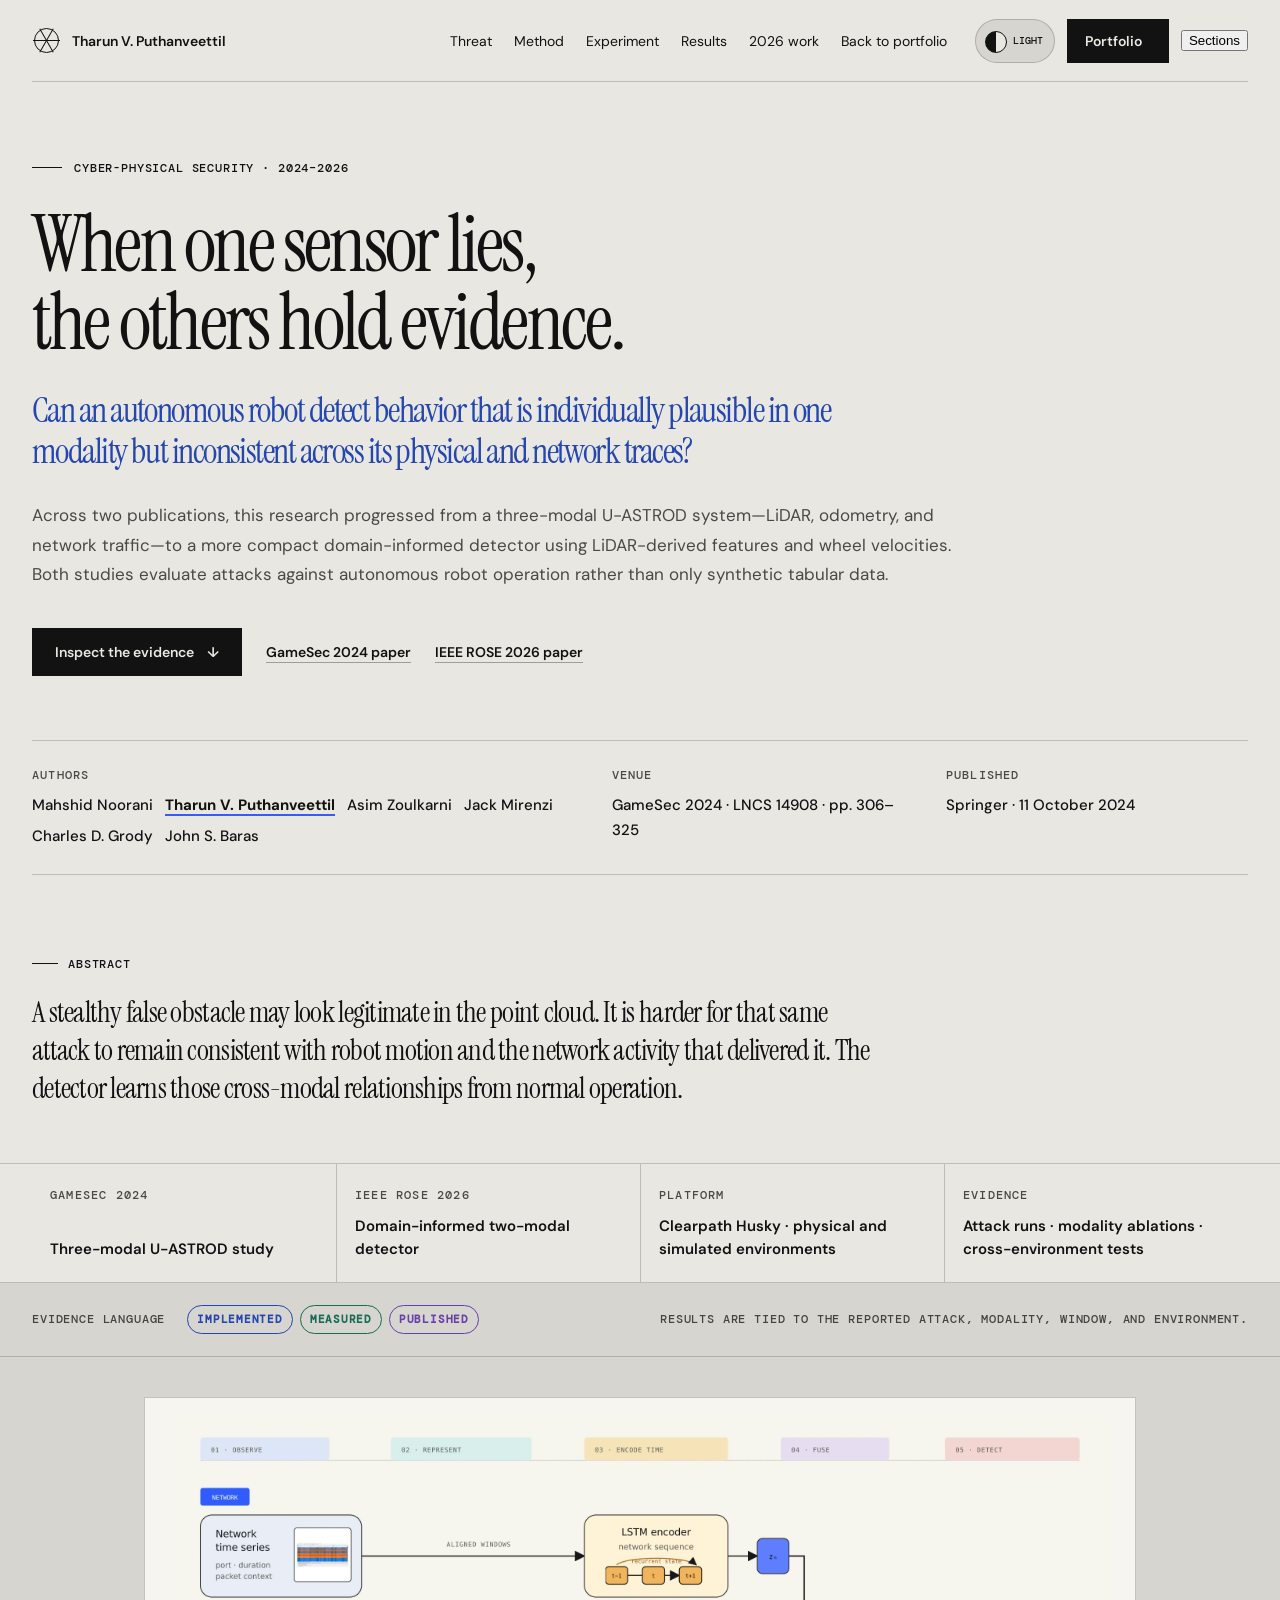
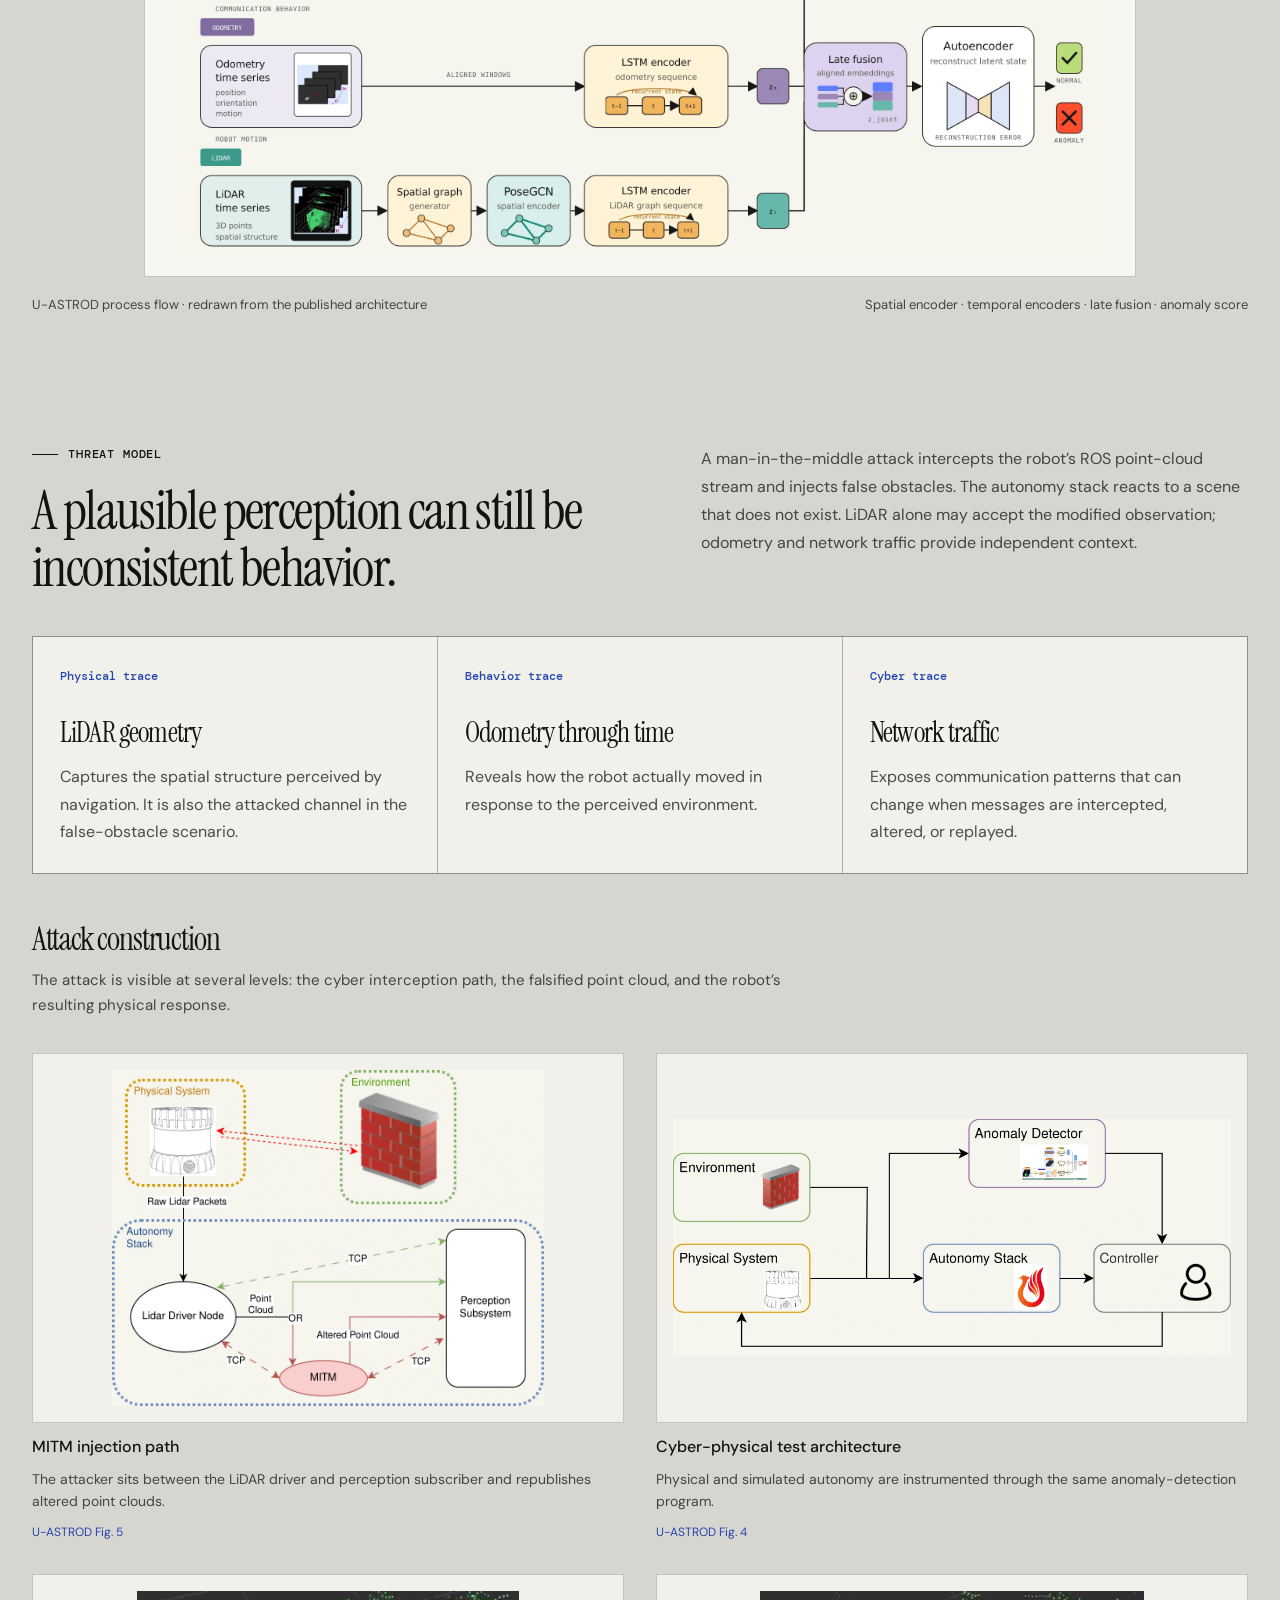
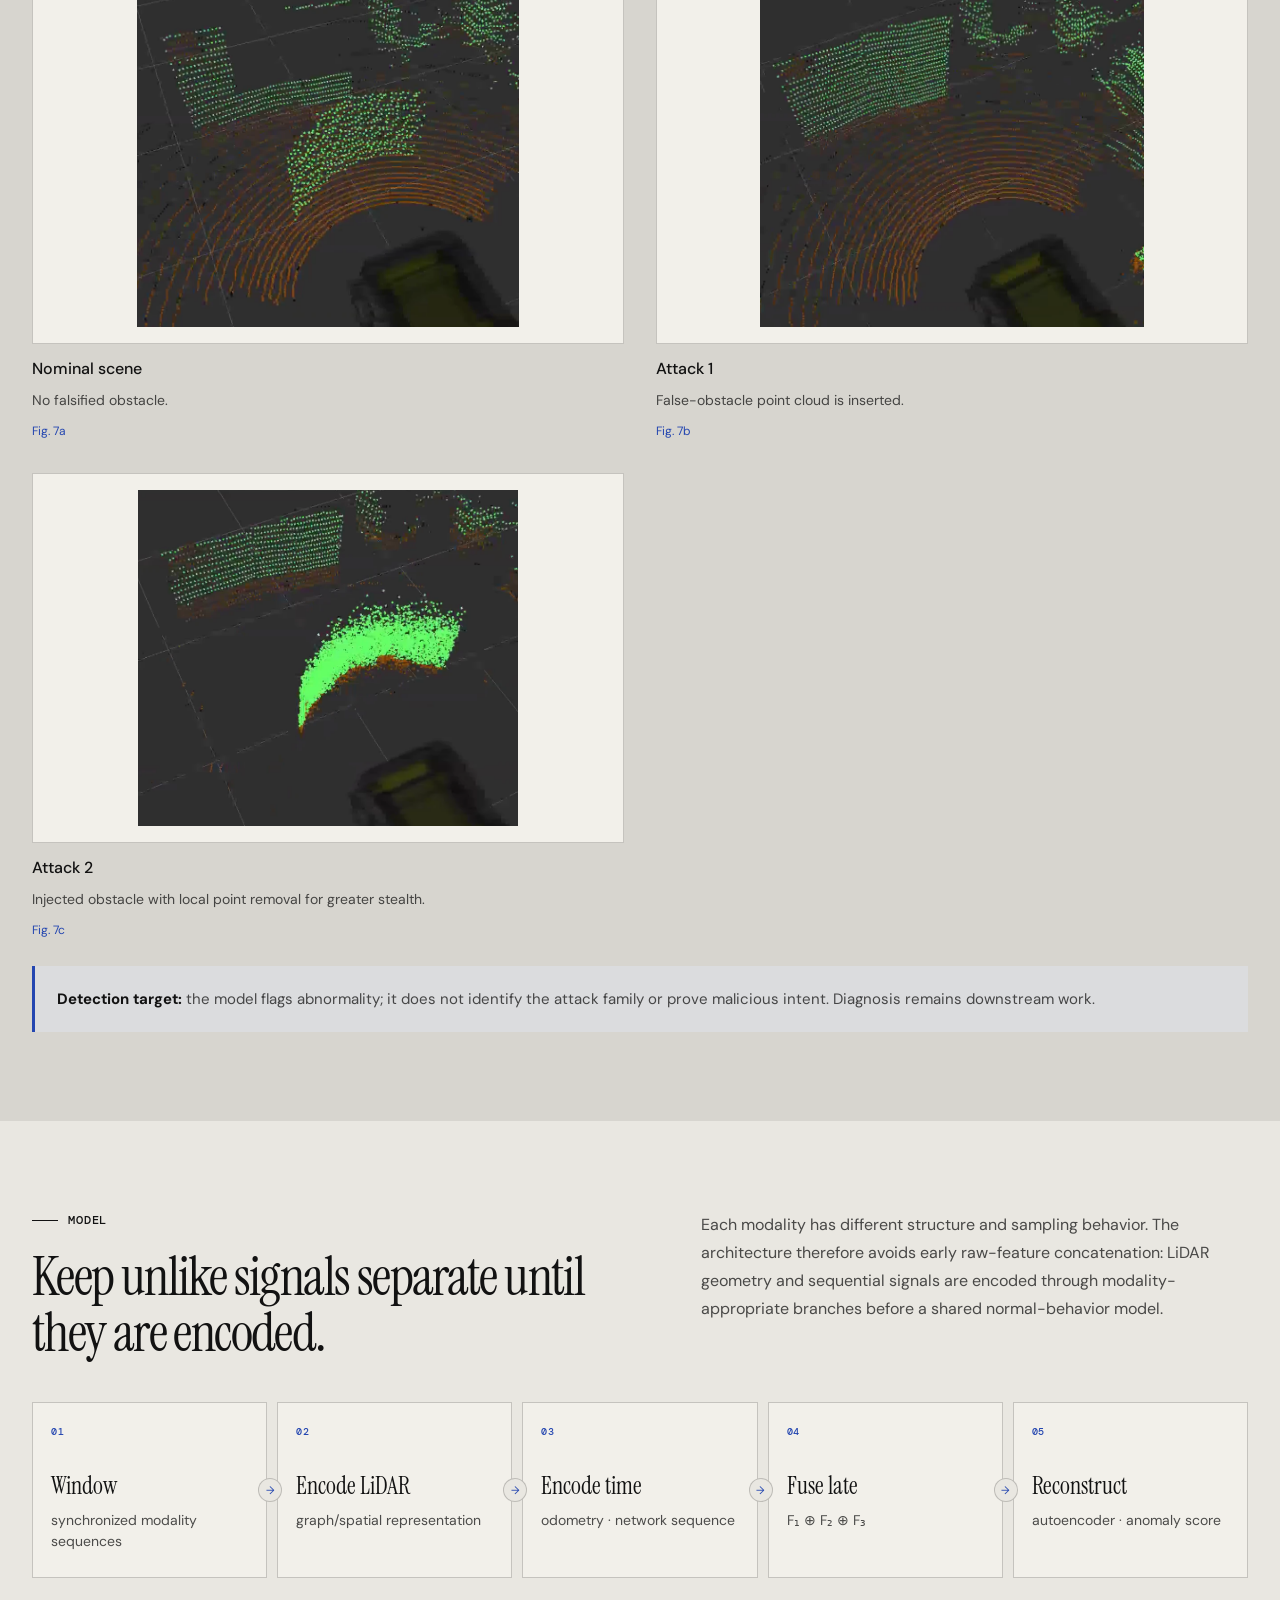
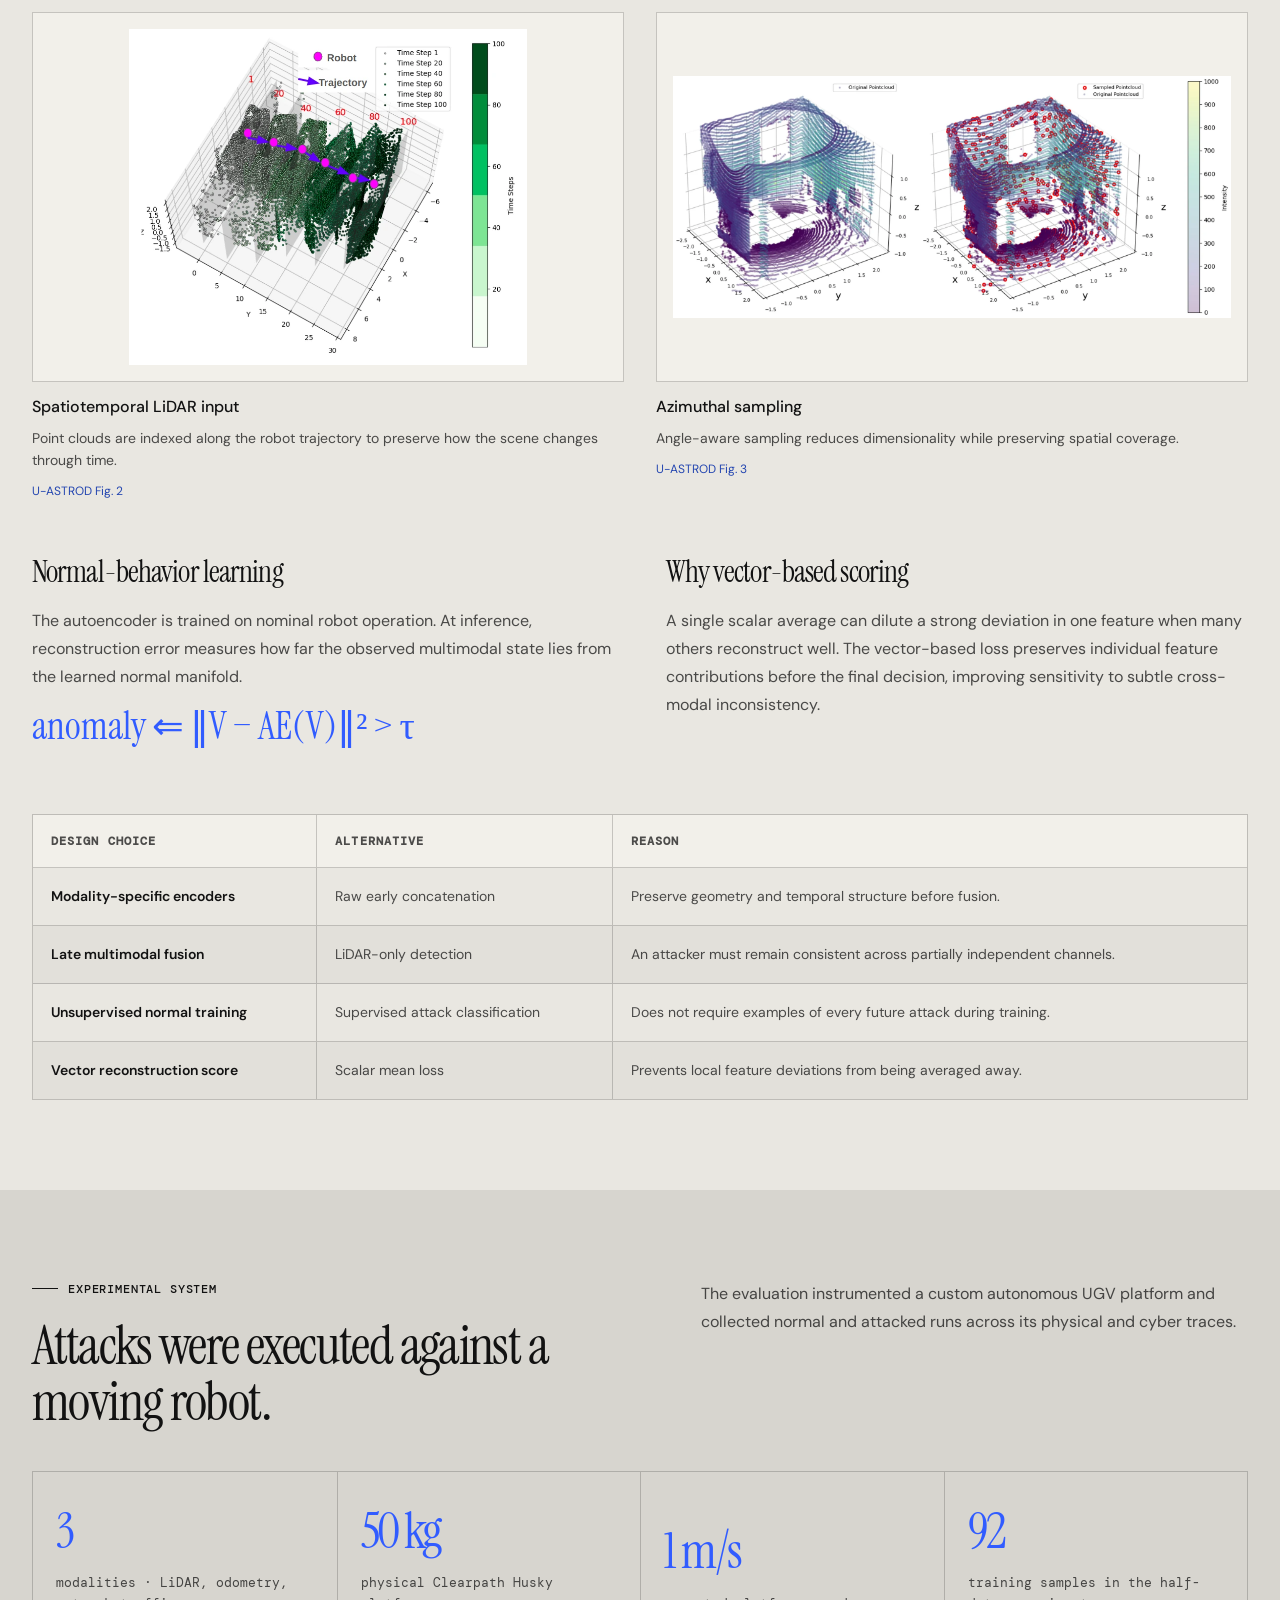
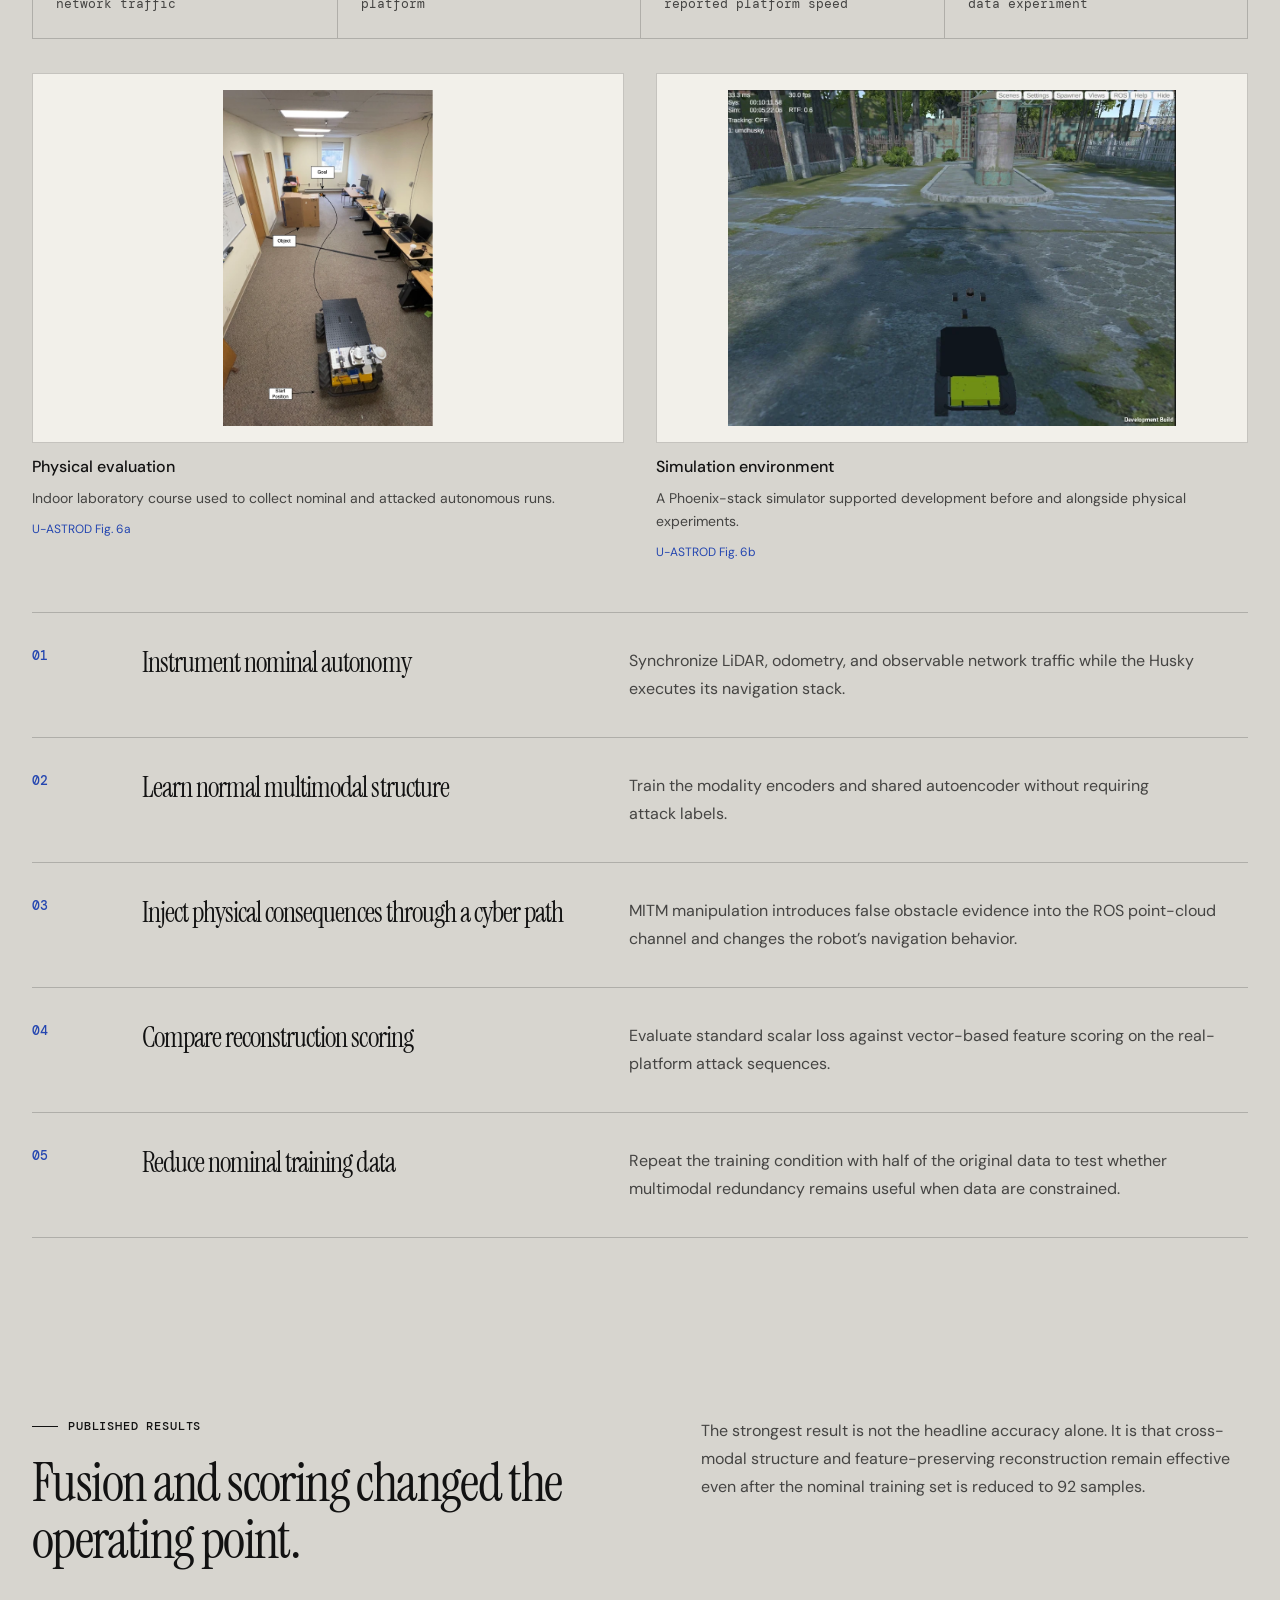
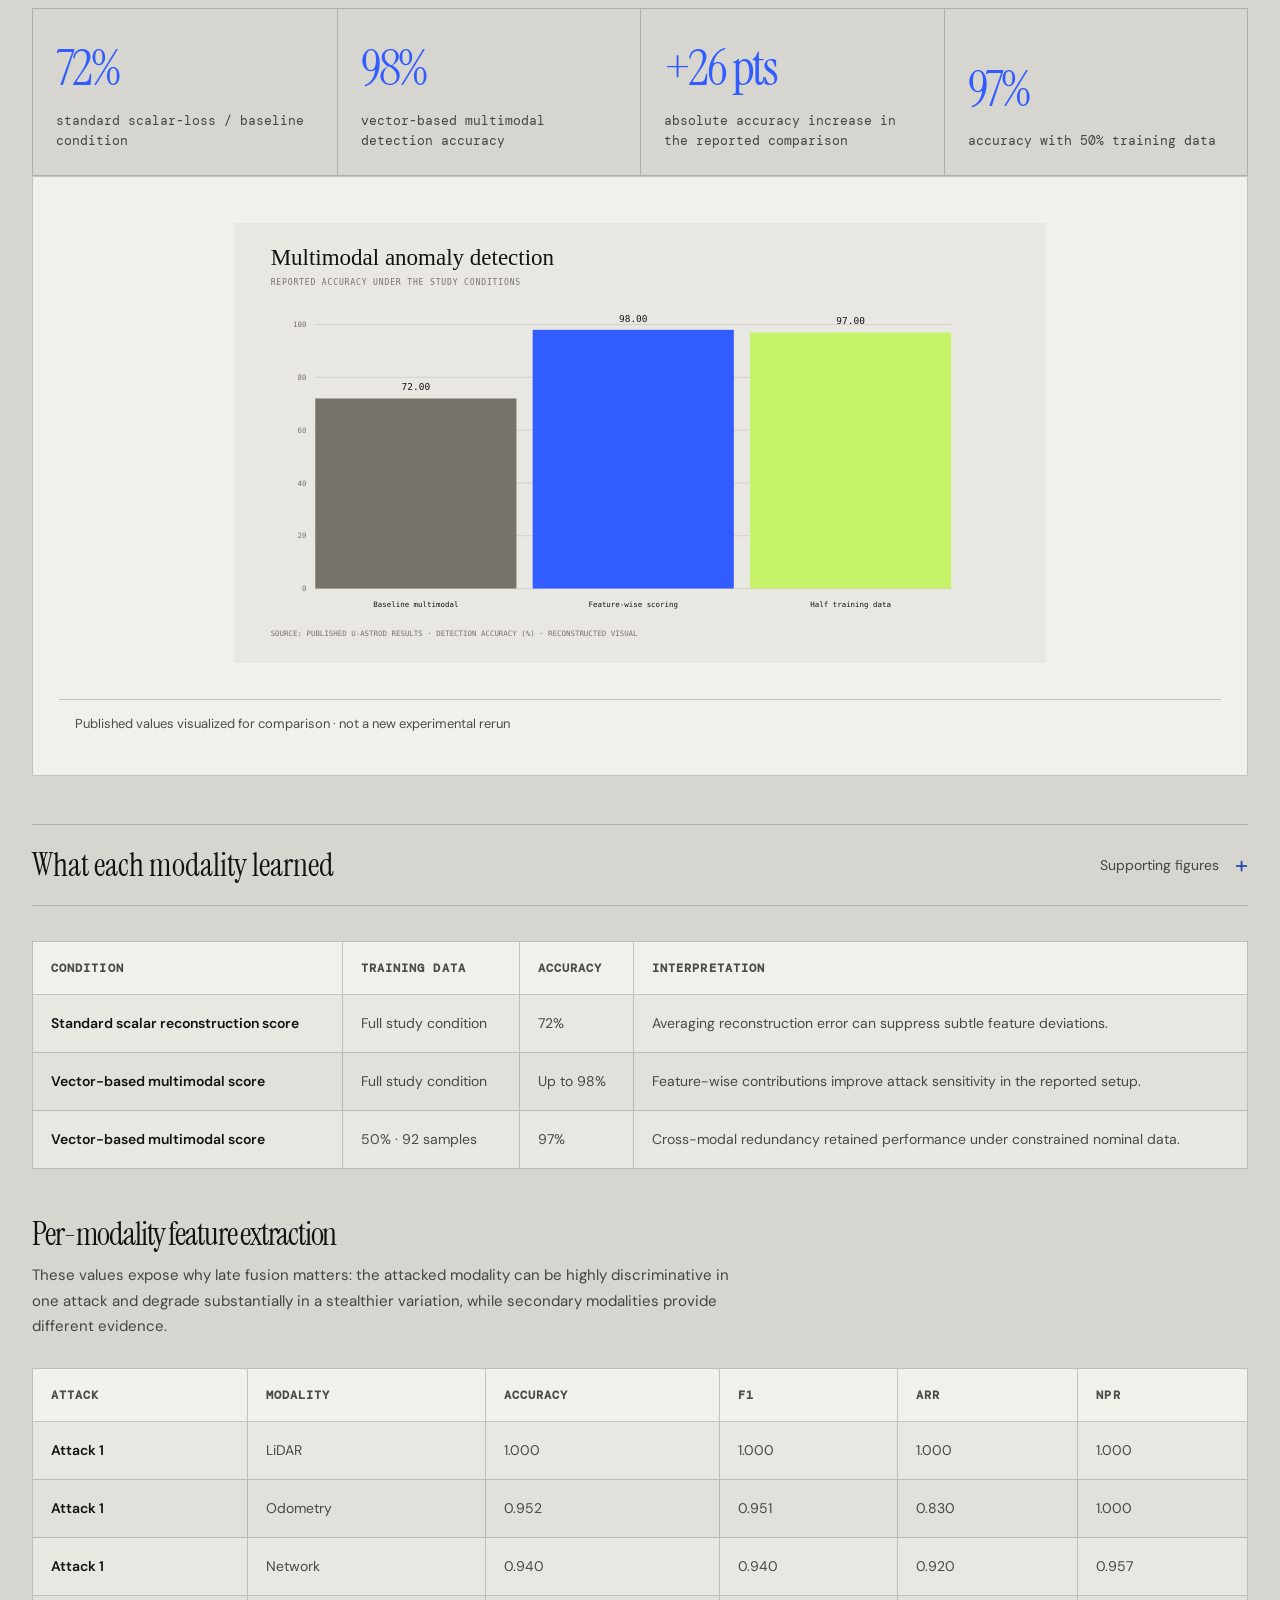
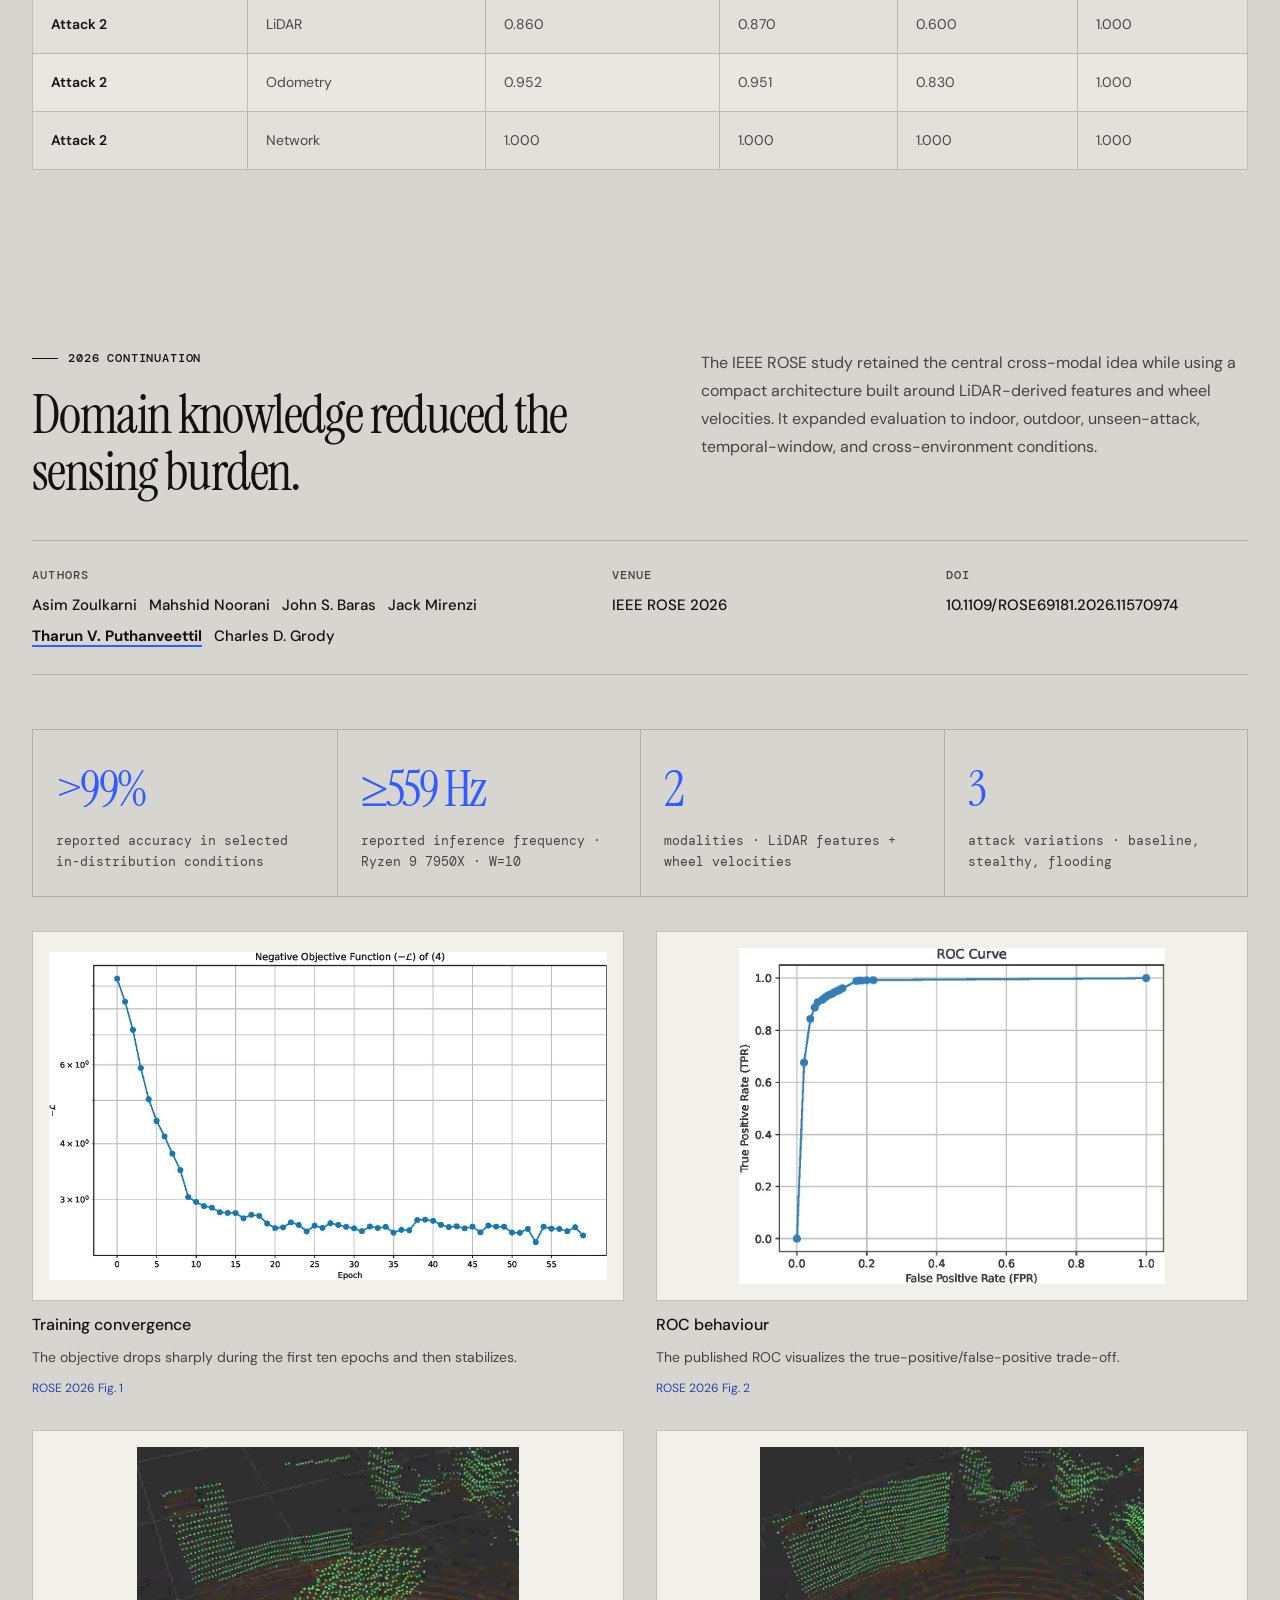
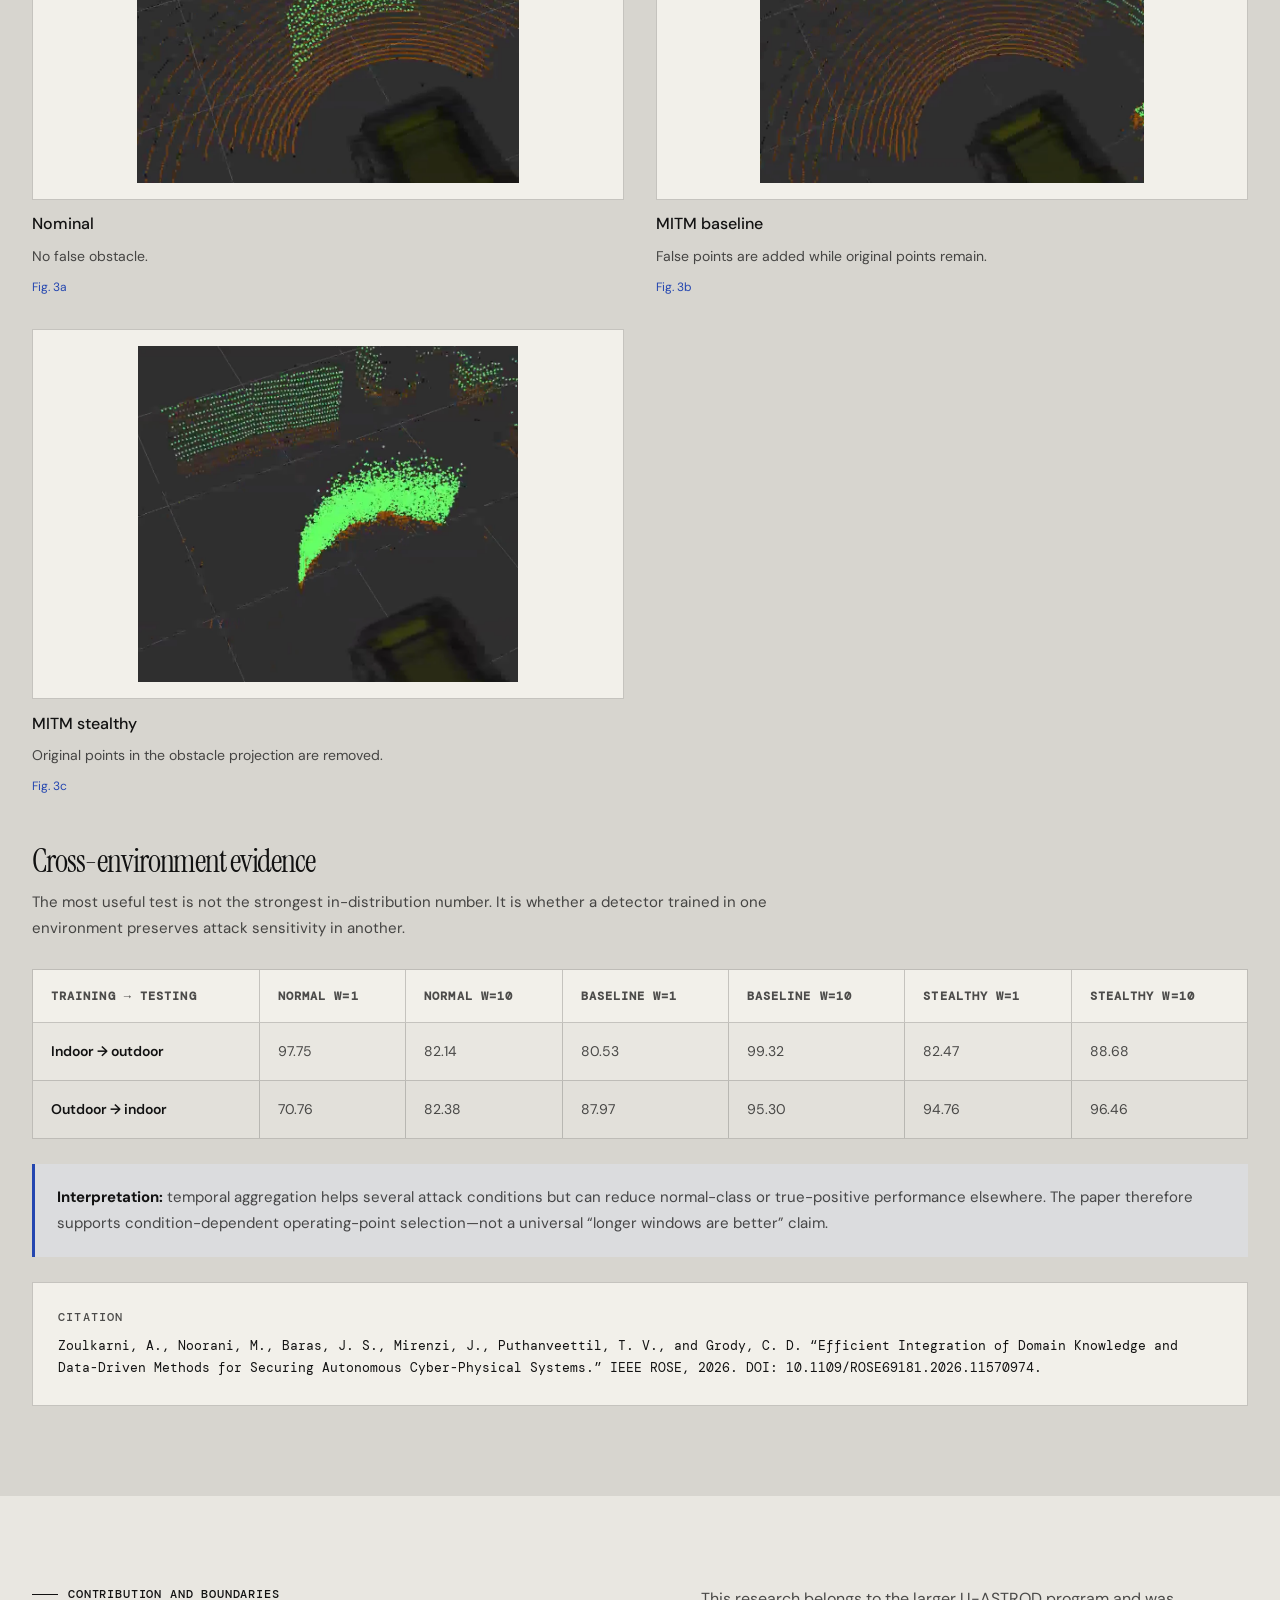
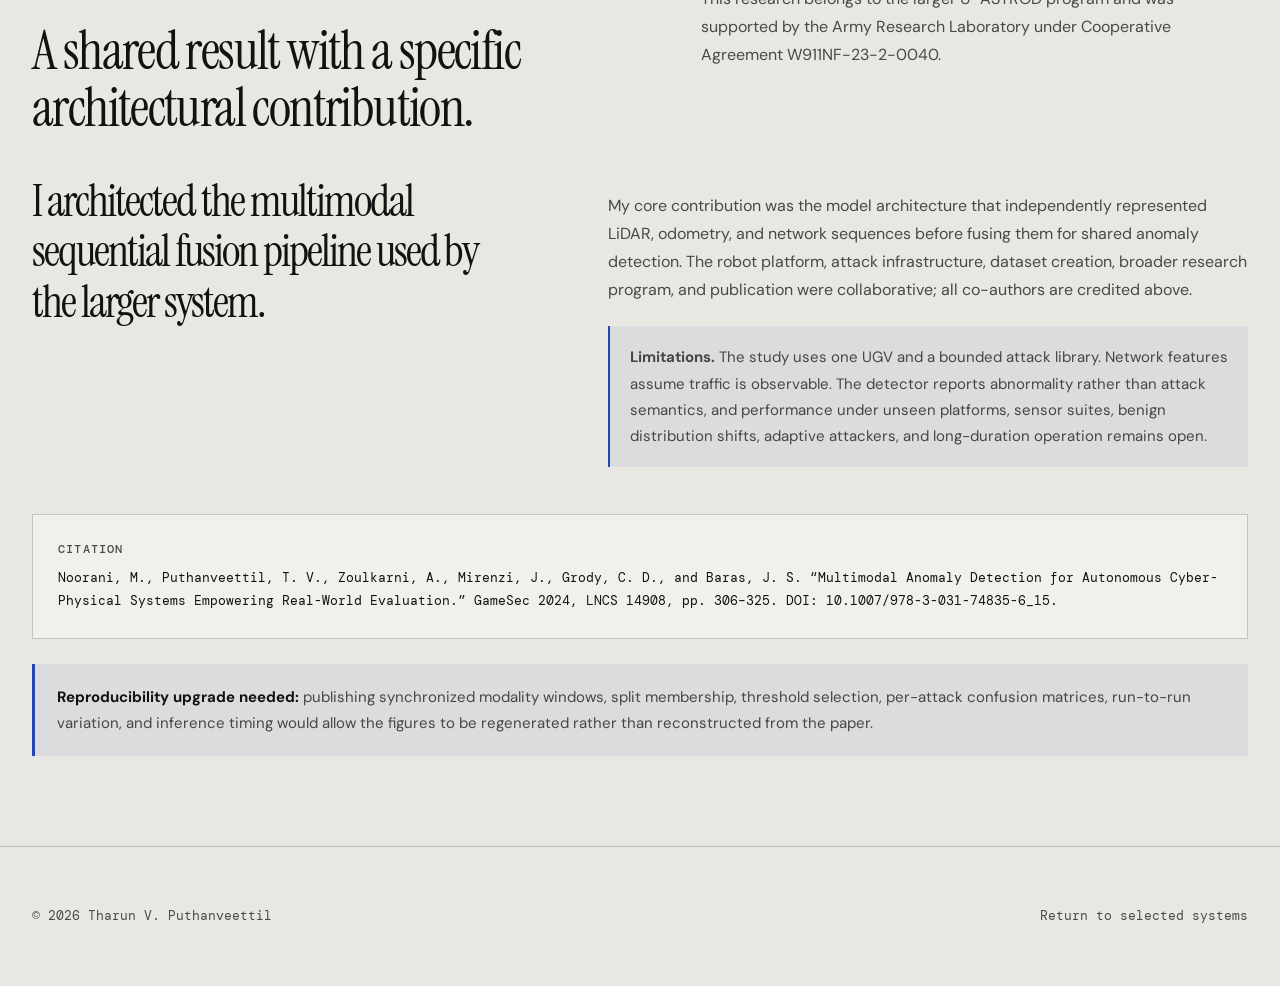
<file: projects/multimodal-anomaly-detection/index.html>
<!DOCTYPE html>
<html lang="en"><head><meta charset="utf-8"><meta name="viewport" content="width=device-width, initial-scale=1">
<script>(() => { try { const saved = localStorage.getItem('tvp-theme'); document.documentElement.dataset.theme = saved || (matchMedia('(prefers-color-scheme: dark)').matches ? 'dark' : 'light'); } catch (_) {} })();</script><meta name="description" content="Multimodal anomaly detection for autonomous cyber-physical systems using LiDAR, odometry and network traffic, modality-specific encoders, late fusion and vector-based reconstruction scoring on a physical UGV.">
<title>Multimodal Anomaly Detection · Tharun V. Puthanveettil</title><link rel="stylesheet" href="../project.css?v=20261124-media"><script src="../project.js?v=20261124-media" defer></script><script src="../../theme.js?v=20260925-research-map" defer></script><link rel="stylesheet" href="/responsive.css?v=20261128-layout"><script src="/responsive.js?v=20261128-layout" defer></script></head>
<body><a class="skip-link" href="#main">Skip to content</a><header class="project-header" data-responsive-header=""><a class="project-header__identity" href="../../"><span class="identity-mark" aria-hidden="true"><i></i><i></i><i></i></span><span>Tharun V. Puthanveettil</span></a><nav aria-label="Case study sections" id="case-sections"><a href="#threat">Threat</a><a href="#method">Method</a><a href="#experiment">Experiment</a><a href="#results">Results</a><a href="#continuation">2026 work</a><a href="../../#work" class="responsive-only">Back to portfolio</a></nav><div class="project-header__actions"><button class="theme-toggle" type="button" data-theme-toggle="" data-theme="light" aria-label="Switch to dark theme" aria-pressed="false"><span aria-hidden="true"></span></button><a class="back-link" href="../../#work">Portfolio <span></span></a><button type="button" class="responsive-menu-toggle" data-responsive-toggle="" aria-controls="case-sections" aria-expanded="false" aria-label="Case study sections">Sections</button></div></header>
<main id="main"><section class="project-hero"><p class="project-kicker">Cyber-physical security · 2024–2026</p><h1>When one sensor lies,<br>the others hold evidence.</h1><p class="project-question">Can an autonomous robot detect behavior that is individually plausible in one modality but inconsistent across its physical and network traces?</p><p class="hero-summary">Across two publications, this research progressed from a three-modal U-ASTROD system—LiDAR, odometry, and network traffic—to a more compact domain-informed detector using LiDAR-derived features and wheel velocities. Both studies evaluate attacks against autonomous robot operation rather than only synthetic tabular data.</p><div class="hero-links"><a class="button" href="#method">Inspect the evidence <span>↓</span></a><a class="text-link" href="https://doi.org/10.1007/978-3-031-74835-6_15">GameSec 2024 paper </a><a class="text-link" href="https://doi.org/10.1109/ROSE69181.2026.11570974">IEEE ROSE 2026 paper </a></div></section>
<section class="publication-strip"><div><span>Authors</span><div class="author-list"><span>Mahshid Noorani</span><span class="self">Tharun V. Puthanveettil</span><span>Asim Zoulkarni</span><span>Jack Mirenzi</span><span>Charles D. Grody</span><span>John S. Baras</span></div></div><div><span>Venue</span><strong>GameSec 2024 · LNCS 14908 · pp. 306–325</strong></div><div><span>Published</span><strong>Springer · 11 October 2024</strong></div></section>
<section class="paper-abstract"><p class="eyebrow">Abstract</p><p>A stealthy false obstacle may look legitimate in the point cloud. It is harder for that same attack to remain consistent with robot motion and the network activity that delivered it. The detector learns those cross-modal relationships from normal operation.</p></section>
<section class="resource-bar"><a href="https://doi.org/10.1007/978-3-031-74835-6_15"><span>GameSec 2024</span>Three-modal U-ASTROD study </a><a href="https://doi.org/10.1109/ROSE69181.2026.11570974"><span>IEEE ROSE 2026</span>Domain-informed two-modal detector </a><div><span>Platform</span>Clearpath Husky · physical and simulated environments</div><div><span>Evidence</span>Attack runs · modality ablations · cross-environment tests</div></section>
<aside class="claim-key" aria-label="Claim maturity used on this page"><span>Evidence language</span><div><i class="evidence-badge implemented">Implemented</i><i class="evidence-badge measured">Measured</i><i class="evidence-badge demonstrated">Published</i></div><p>Results are tied to the reported attack, modality, window, and environment.</p></aside>
<section class="project-media media-natural diagram-media"><div class="case-lead-media"><img src="../assets/anomaly/astrod-process-flow.webp?v=20260926-3" alt="Complete U-ASTROD process flow with actual LiDAR, odometry and network samples, modality-specific encoders, late fusion and anomaly detection" width="2400" height="1140"></div><div class="media-caption"><span>U-ASTROD process flow · redrawn from the published architecture</span><span>Spatial encoder · temporal encoders · late fusion · anomaly score</span></div></section>

<section class="project-section dark" id="threat"><div class="section-heading"><div><p class="eyebrow">Threat model</p><h2>A plausible perception can still be inconsistent behavior.</h2></div><p>A man-in-the-middle attack intercepts the robot’s ROS point-cloud stream and injects false obstacles. The autonomy stack reacts to a scene that does not exist. LiDAR alone may accept the modified observation; odometry and network traffic provide independent context.</p></div>
<div class="method-grid"><article><span class="number">Physical trace</span><h3>LiDAR geometry</h3><p>Captures the spatial structure perceived by navigation. It is also the attacked channel in the false-obstacle scenario.</p></article><article><span class="number">Behavior trace</span><h3>Odometry through time</h3><p>Reveals how the robot actually moved in response to the perceived environment.</p></article><article><span class="number">Cyber trace</span><h3>Network traffic</h3><p>Exposes communication patterns that can change when messages are intercepted, altered, or replayed.</p></article></div>
<div class="figure-deck"><div class="figure-deck__heading"><h3>Attack construction</h3><p>The attack is visible at several levels: the cyber interception path, the falsified point cloud, and the robot’s resulting physical response.</p></div><div class="evidence-gallery">
<figure class="wide-side"><div class="image-stage paper-mat"><img src="../assets/anomaly/lidar-attack-architecture.webp?v=20260926-restored" alt="U-ASTROD LiDAR attack architecture showing a man-in-the-middle node modifying point clouds between the driver and perception subsystem" loading="lazy" width="1972" height="1532"></div><figcaption><strong>MITM injection path</strong>The attacker sits between the LiDAR driver and perception subscriber and republishes altered point clouds. <span class="figure-source">U-ASTROD Fig. 5</span></figcaption></figure>
<figure class="narrow"><div class="image-stage paper-mat"><img src="../assets/anomaly/cps-architecture.webp?v=20260926-restored" alt="Cyber-physical system architecture linking the physical robot, environment, autonomy stack, anomaly detector, and human controller" loading="lazy" width="1964" height="836"></div><figcaption><strong>Cyber-physical test architecture</strong>Physical and simulated autonomy are instrumented through the same anomaly-detection program. <span class="figure-source">U-ASTROD Fig. 4</span></figcaption></figure>
<figure class="third"><div class="image-stage dark-stage"><img src="../assets/anomaly/no-attack.webp" alt="LiDAR view under nominal operation with no injected obstacle" loading="lazy" width="804" height="709"></div><figcaption><strong>Nominal scene</strong>No falsified obstacle. <span class="figure-source">Fig. 7a</span></figcaption></figure>
<figure class="third"><div class="image-stage dark-stage"><img src="../assets/anomaly/attack-one.webp" alt="LiDAR view under Attack 1 with an injected false obstacle" loading="lazy" width="780" height="681"></div><figcaption><strong>Attack 1</strong>False-obstacle point cloud is inserted. <span class="figure-source">Fig. 7b</span></figcaption></figure>
<figure class="third"><div class="image-stage dark-stage"><img src="../assets/anomaly/attack-two.webp" alt="LiDAR view under stealthier Attack 2 after removal of original points around the injected obstacle" loading="lazy" width="851" height="751"></div><figcaption><strong>Attack 2</strong>Injected obstacle with local point removal for greater stealth. <span class="figure-source">Fig. 7c</span></figcaption></figure>
</div></div>
<div class="evidence-note"><strong>Detection target:</strong> the model flags abnormality; it does not identify the attack family or prove malicious intent. Diagnosis remains downstream work.</div></section>

<section class="project-section" id="method"><div class="section-heading"><div><p class="eyebrow">Model</p><h2>Keep unlike signals separate until they are encoded.</h2></div><p>Each modality has different structure and sampling behavior. The architecture therefore avoids early raw-feature concatenation: LiDAR geometry and sequential signals are encoded through modality-appropriate branches before a shared normal-behavior model.</p></div>
<div class="architecture"><div><span>01</span><strong>Window</strong><small>synchronized modality sequences</small></div><div><span>02</span><strong>Encode LiDAR</strong><small>graph/spatial representation</small></div><div><span>03</span><strong>Encode time</strong><small>odometry · network sequence</small></div><div><span>04</span><strong>Fuse late</strong><small>F₁ ⊕ F₂ ⊕ F₃</small></div><div><span>05</span><strong>Reconstruct</strong><small>autoencoder · anomaly score</small></div></div>
<div class="evidence-gallery">
<figure><div class="image-stage"><img src="../assets/anomaly/lidar-time-series.webp" alt="LiDAR time-series representation showing point-cloud progression along a robot trajectory across sampled time steps" loading="lazy" width="789" height="666"></div><figcaption><strong>Spatiotemporal LiDAR input</strong>Point clouds are indexed along the robot trajectory to preserve how the scene changes through time. <span class="figure-source">U-ASTROD Fig. 2</span></figcaption></figure>
<figure><div class="image-stage"><img src="../assets/anomaly/azimuthal-sampling.webp" alt="Original LiDAR point cloud compared with azimuthally sampled points" loading="lazy" width="1800" height="778"></div><figcaption><strong>Azimuthal sampling</strong>Angle-aware sampling reduces dimensionality while preserving spatial coverage. <span class="figure-source">U-ASTROD Fig. 3</span></figcaption></figure>
</div>
<div class="two-col" style="margin-top:55px"><div class="prose"><h3>Normal-behavior learning</h3><p>The autoencoder is trained on nominal robot operation. At inference, reconstruction error measures how far the observed multimodal state lies from the learned normal manifold.</p><p><span class="metric-small">anomaly ⇐ ‖V − AE(V)‖² &gt; τ</span></p></div><div class="prose"><h3>Why vector-based scoring</h3><p>A single scalar average can dilute a strong deviation in one feature when many others reconstruct well. The vector-based loss preserves individual feature contributions before the final decision, improving sensitivity to subtle cross-modal inconsistency.</p></div></div>
<div class="research-table-wrap" style="margin-top:50px" tabindex="0" role="region" aria-label="Scrollable research table"><table class="research-table"><thead><tr><th>Design choice</th><th>Alternative</th><th>Reason</th></tr></thead><tbody>
<tr><td>Modality-specific encoders</td><td>Raw early concatenation</td><td>Preserve geometry and temporal structure before fusion.</td></tr>
<tr><td>Late multimodal fusion</td><td>LiDAR-only detection</td><td>An attacker must remain consistent across partially independent channels.</td></tr>
<tr><td>Unsupervised normal training</td><td>Supervised attack classification</td><td>Does not require examples of every future attack during training.</td></tr>
<tr><td>Vector reconstruction score</td><td>Scalar mean loss</td><td>Prevents local feature deviations from being averaged away.</td></tr>
</tbody></table></div></section>

<section class="project-section deep" id="experiment"><div class="section-heading"><div><p class="eyebrow">Experimental system</p><h2>Attacks were executed against a moving robot.</h2></div><p>The evaluation instrumented a custom autonomous UGV platform and collected normal and attacked runs across its physical and cyber traces.</p></div>
<div class="stat-strip"><div><strong>3</strong><span>modalities · LiDAR, odometry, network traffic</span></div><div><strong>50 kg</strong><span>physical Clearpath Husky platform</span></div><div><strong>1 m/s</strong><span>reported platform speed</span></div><div><strong>92</strong><span>training samples in the half-data experiment</span></div></div>
<div class="evidence-gallery">
<figure class="narrow tall"><div class="image-stage"><img src="../assets/anomaly/husky-lab-environment.webp" alt="Physical indoor evaluation environment with the Clearpath Husky, start point, object and goal marked" loading="lazy" width="550" height="880"></div><figcaption><strong>Physical evaluation</strong>Indoor laboratory course used to collect nominal and attacked autonomous runs. <span class="figure-source">U-ASTROD Fig. 6a</span></figcaption></figure>
<figure class="wide-side"><div class="image-stage"><img src="../assets/anomaly/husky-simulation.webp" alt="Clearpath Husky simulation environment used alongside the physical platform" loading="lazy" width="1024" height="769"></div><figcaption><strong>Simulation environment</strong>A Phoenix-stack simulator supported development before and alongside physical experiments. <span class="figure-source">U-ASTROD Fig. 6b</span></figcaption></figure>
</div>
<ol class="stage-list" style="margin-top:50px"><li><span>01</span><h3>Instrument nominal autonomy</h3><p>Synchronize LiDAR, odometry, and observable network traffic while the Husky executes its navigation stack.</p></li><li><span>02</span><h3>Learn normal multimodal structure</h3><p>Train the modality encoders and shared autoencoder without requiring attack labels.</p></li><li><span>03</span><h3>Inject physical consequences through a cyber path</h3><p>MITM manipulation introduces false obstacle evidence into the ROS point-cloud channel and changes the robot’s navigation behavior.</p></li><li><span>04</span><h3>Compare reconstruction scoring</h3><p>Evaluate standard scalar loss against vector-based feature scoring on the real-platform attack sequences.</p></li><li><span>05</span><h3>Reduce nominal training data</h3><p>Repeat the training condition with half of the original data to test whether multimodal redundancy remains useful when data are constrained.</p></li></ol></section>

<section class="project-section dark" id="results"><div class="section-heading"><div><p class="eyebrow">Published results</p><h2>Fusion and scoring changed the operating point.</h2></div><p>The strongest result is not the headline accuracy alone. It is that cross-modal structure and feature-preserving reconstruction remain effective even after the nominal training set is reduced to 92 samples.</p></div>
<div class="stat-strip"><div><strong>72%</strong><span>standard scalar-loss / baseline condition</span></div><div><strong>98%</strong><span>vector-based multimodal detection accuracy</span></div><div><strong>+26 pts</strong><span>absolute accuracy increase in the reported comparison</span></div><div><strong>97%</strong><span>accuracy with 50% training data</span></div></div>
<figure class="chart research-figure"><img src="../generated/anomaly-results.svg" alt="Bar chart comparing baseline, vector-based multimodal and half-data anomaly detection accuracy"><figcaption>Published values visualized for comparison · not a new experimental rerun</figcaption></figure>
<details class="figure-deck media-sequence"><summary><h3>What each modality learned</h3><span class="media-sequence-hint">Supporting figures</span></summary><div class="figure-deck__heading"><p>PCA projections make the modality argument inspectable. Attack 1 produces clearer separation; the stealthier Attack 2 compresses the LiDAR distinction while odometry and network structure remain useful contextual evidence.</p></div><div class="evidence-gallery">
<figure class="third"><div class="image-stage"><img src="../assets/anomaly/pca-lidar-attack1.webp" alt="Three-dimensional and two-dimensional PCA projections of LiDAR features under Attack 1" loading="lazy" width="1251" height="590"></div><figcaption><strong>Attack 1 · LiDAR</strong>Strong normal/abnormal separation. <span class="figure-source">U-ASTROD Fig. 8a</span></figcaption></figure>
<figure class="third"><div class="image-stage"><img src="../assets/anomaly/pca-odometry-attack1.webp" alt="PCA projections of odometry features under Attack 1" loading="lazy" width="1251" height="590"></div><figcaption><strong>Attack 1 · Odometry</strong>Behavioral features supply a partially independent trace. <span class="figure-source">U-ASTROD Fig. 8b</span></figcaption></figure>
<figure class="third"><div class="image-stage"><img src="../assets/anomaly/pca-network-attack1.webp" alt="PCA projections of network features under Attack 1" loading="lazy" width="1246" height="590"></div><figcaption><strong>Attack 1 · Network</strong>Network features are highly discriminative in the reported study. <span class="figure-source">U-ASTROD Fig. 8c</span></figcaption></figure>
<figure class="third"><div class="image-stage"><img src="../assets/anomaly/pca-lidar-attack2.webp" alt="PCA projections of LiDAR features under stealthier Attack 2" loading="lazy" width="1248" height="590"></div><figcaption><strong>Attack 2 · LiDAR</strong>Greater class intermingling reflects the stealthier point-cloud manipulation. <span class="figure-source">U-ASTROD Fig. 8d</span></figcaption></figure>
<figure class="third"><div class="image-stage"><img src="../assets/anomaly/pca-odometry-attack2.webp" alt="PCA projections of odometry features under Attack 2" loading="lazy" width="1248" height="590"></div><figcaption><strong>Attack 2 · Odometry</strong>The physical response remains contextual evidence even when LiDAR becomes less distinctive. <span class="figure-source">U-ASTROD Fig. 8e</span></figcaption></figure>
<figure class="third"><div class="image-stage"><img src="../assets/anomaly/pca-network-attack2.webp" alt="PCA projections of network features under Attack 2" loading="lazy" width="1246" height="590"></div><figcaption><strong>Attack 2 · Network</strong>Cyber observations retain structure complementary to the attacked sensor. <span class="figure-source">U-ASTROD Fig. 8f</span></figcaption></figure>
</div><button type="button" data-close-media-sequence="">Close gallery</button></details>
<div class="research-table-wrap" style="margin-top:35px" tabindex="0" role="region" aria-label="Scrollable research table"><table class="research-table"><thead><tr><th>Condition</th><th>Training data</th><th>Accuracy</th><th>Interpretation</th></tr></thead><tbody>
<tr><td>Standard scalar reconstruction score</td><td>Full study condition</td><td>72%</td><td>Averaging reconstruction error can suppress subtle feature deviations.</td></tr>
<tr><td>Vector-based multimodal score</td><td>Full study condition</td><td>Up to 98%</td><td>Feature-wise contributions improve attack sensitivity in the reported setup.</td></tr>
<tr><td>Vector-based multimodal score</td><td>50% · 92 samples</td><td>97%</td><td>Cross-modal redundancy retained performance under constrained nominal data.</td></tr>
</tbody></table></div>
<div class="figure-deck"><div class="figure-deck__heading"><h3>Per-modality feature extraction</h3><p>These values expose why late fusion matters: the attacked modality can be highly discriminative in one attack and degrade substantially in a stealthier variation, while secondary modalities provide different evidence.</p></div><div class="research-table-wrap" tabindex="0" role="region" aria-label="Scrollable research table"><table class="research-table"><thead><tr><th>Attack</th><th>Modality</th><th>Accuracy</th><th>F1</th><th>ARR</th><th>NPR</th></tr></thead><tbody><tr><td>Attack 1</td><td>LiDAR</td><td>1.000</td><td>1.000</td><td>1.000</td><td>1.000</td></tr><tr><td>Attack 1</td><td>Odometry</td><td>0.952</td><td>0.951</td><td>0.830</td><td>1.000</td></tr><tr><td>Attack 1</td><td>Network</td><td>0.940</td><td>0.940</td><td>0.920</td><td>0.957</td></tr><tr><td>Attack 2</td><td>LiDAR</td><td>0.860</td><td>0.870</td><td>0.600</td><td>1.000</td></tr><tr><td>Attack 2</td><td>Odometry</td><td>0.952</td><td>0.951</td><td>0.830</td><td>1.000</td></tr><tr><td>Attack 2</td><td>Network</td><td>1.000</td><td>1.000</td><td>1.000</td><td>1.000</td></tr></tbody></table></div></div>
</section>

<section class="project-section deep" id="continuation"><div class="section-heading"><div><p class="eyebrow">2026 continuation</p><h2>Domain knowledge reduced the sensing burden.</h2></div><p>The IEEE ROSE study retained the central cross-modal idea while using a compact architecture built around LiDAR-derived features and wheel velocities. It expanded evaluation to indoor, outdoor, unseen-attack, temporal-window, and cross-environment conditions.</p></div>
<section class="publication-strip" style="width:100%;margin:0 0 54px"><div><span>Authors</span><div class="author-list"><span>Asim Zoulkarni</span><span>Mahshid Noorani</span><span>John S. Baras</span><span>Jack Mirenzi</span><span class="self">Tharun V. Puthanveettil</span><span>Charles D. Grody</span></div></div><div><span>Venue</span><strong>IEEE ROSE 2026</strong></div><div><span>DOI</span><strong>10.1109/ROSE69181.2026.11570974</strong></div></section>
<div class="stat-strip"><div><strong>&gt;99%</strong><span>reported accuracy in selected in-distribution conditions</span></div><div><strong>≥559 Hz</strong><span>reported inference frequency · Ryzen 9 7950X · W=10</span></div><div><strong>2</strong><span>modalities · LiDAR features + wheel velocities</span></div><div><strong>3</strong><span>attack variations · baseline, stealthy, flooding</span></div></div>
<div class="evidence-gallery">
<figure><div class="image-stage"><img src="../assets/anomaly/domain-loss.webp" alt="Negative objective function over sixty training epochs for the 2026 domain-informed detector" loading="lazy" width="1942" height="1142"></div><figcaption><strong>Training convergence</strong>The objective drops sharply during the first ten epochs and then stabilizes. <span class="figure-source">ROSE 2026 Fig. 1</span></figcaption></figure>
<figure><div class="image-stage"><img src="../assets/anomaly/domain-roc.webp" alt="Receiver operating characteristic curve for the 2026 detector" loading="lazy" width="1100" height="867"></div><figcaption><strong>ROC behaviour</strong>The published ROC visualizes the true-positive/false-positive trade-off. <span class="figure-source">ROSE 2026 Fig. 2</span></figcaption></figure>
<figure class="third"><div class="image-stage dark-stage"><img src="../assets/anomaly/2026-no-attack.webp" alt="Nominal LiDAR scene from the 2026 study" loading="lazy" width="804" height="709"></div><figcaption><strong>Nominal</strong>No false obstacle. <span class="figure-source">Fig. 3a</span></figcaption></figure>
<figure class="third"><div class="image-stage dark-stage"><img src="../assets/anomaly/2026-baseline-attack.webp" alt="Baseline man-in-the-middle false obstacle from the 2026 study" loading="lazy" width="780" height="681"></div><figcaption><strong>MITM baseline</strong>False points are added while original points remain. <span class="figure-source">Fig. 3b</span></figcaption></figure>
<figure class="third"><div class="image-stage dark-stage"><img src="../assets/anomaly/2026-stealthy-attack.webp" alt="Stealthy man-in-the-middle false obstacle from the 2026 study" loading="lazy" width="851" height="751"></div><figcaption><strong>MITM stealthy</strong>Original points in the obstacle projection are removed. <span class="figure-source">Fig. 3c</span></figcaption></figure>
</div>
<div class="figure-deck"><div class="figure-deck__heading"><h3>Cross-environment evidence</h3><p>The most useful test is not the strongest in-distribution number. It is whether a detector trained in one environment preserves attack sensitivity in another.</p></div><div class="research-table-wrap" tabindex="0" role="region" aria-label="Scrollable research table"><table class="research-table"><thead><tr><th>Training → testing</th><th>Normal W=1</th><th>Normal W=10</th><th>Baseline W=1</th><th>Baseline W=10</th><th>Stealthy W=1</th><th>Stealthy W=10</th></tr></thead><tbody><tr><td>Indoor → outdoor</td><td>97.75</td><td>82.14</td><td>80.53</td><td>99.32</td><td>82.47</td><td>88.68</td></tr><tr><td>Outdoor → indoor</td><td>70.76</td><td>82.38</td><td>87.97</td><td>95.30</td><td>94.76</td><td>96.46</td></tr></tbody></table></div></div>
<div class="evidence-note"><strong>Interpretation:</strong> temporal aggregation helps several attack conditions but can reduce normal-class or true-positive performance elsewhere. The paper therefore supports condition-dependent operating-point selection—not a universal “longer windows are better” claim.</div>
<div class="citation-block"><small>Citation</small><code>Zoulkarni, A., Noorani, M., Baras, J. S., Mirenzi, J., Puthanveettil, T. V., and Grody, C. D. “Efficient Integration of Domain Knowledge and Data-Driven Methods for Securing Autonomous Cyber-Physical Systems.” IEEE ROSE, 2026. DOI: 10.1109/ROSE69181.2026.11570974.</code></div></section>

<section class="project-section" id="resources"><div class="section-heading"><div><p class="eyebrow">Contribution and boundaries</p><h2>A shared result with a specific architectural contribution.</h2></div><p>This research belongs to the larger U-ASTROD program and was supported by the Army Research Laboratory under Cooperative Agreement W911NF-23-2-0040.</p></div>
<div class="contribution"><blockquote>I architected the multimodal sequential fusion pipeline used by the larger system.</blockquote><div class="contribution-copy"><p>My core contribution was the model architecture that independently represented LiDAR, odometry, and network sequences before fusing them for shared anomaly detection. The robot platform, attack infrastructure, dataset creation, broader research program, and publication were collaborative; all co-authors are credited above.</p><p class="boundary"><strong>Limitations.</strong> The study uses one UGV and a bounded attack library. Network features assume traffic is observable. The detector reports abnormality rather than attack semantics, and performance under unseen platforms, sensor suites, benign distribution shifts, adaptive attackers, and long-duration operation remains open.</p></div></div>
<div class="citation-block"><small>Citation</small><code>Noorani, M., Puthanveettil, T. V., Zoulkarni, A., Mirenzi, J., Grody, C. D., and Baras, J. S. “Multimodal Anomaly Detection for Autonomous Cyber-Physical Systems Empowering Real-World Evaluation.” GameSec 2024, LNCS 14908, pp. 306–325. DOI: 10.1007/978-3-031-74835-6_15.</code></div>
<div class="evidence-note"><strong>Reproducibility upgrade needed:</strong> publishing synchronized modality windows, split membership, threshold selection, per-attack confusion matrices, run-to-run variation, and inference timing would allow the figures to be regenerated rather than reconstructed from the paper.</div></section>

</main><footer><span>© <span data-year></span> Tharun V. Puthanveettil</span><a href="../../#work">Return to selected systems </a></footer></body></html>
</file>
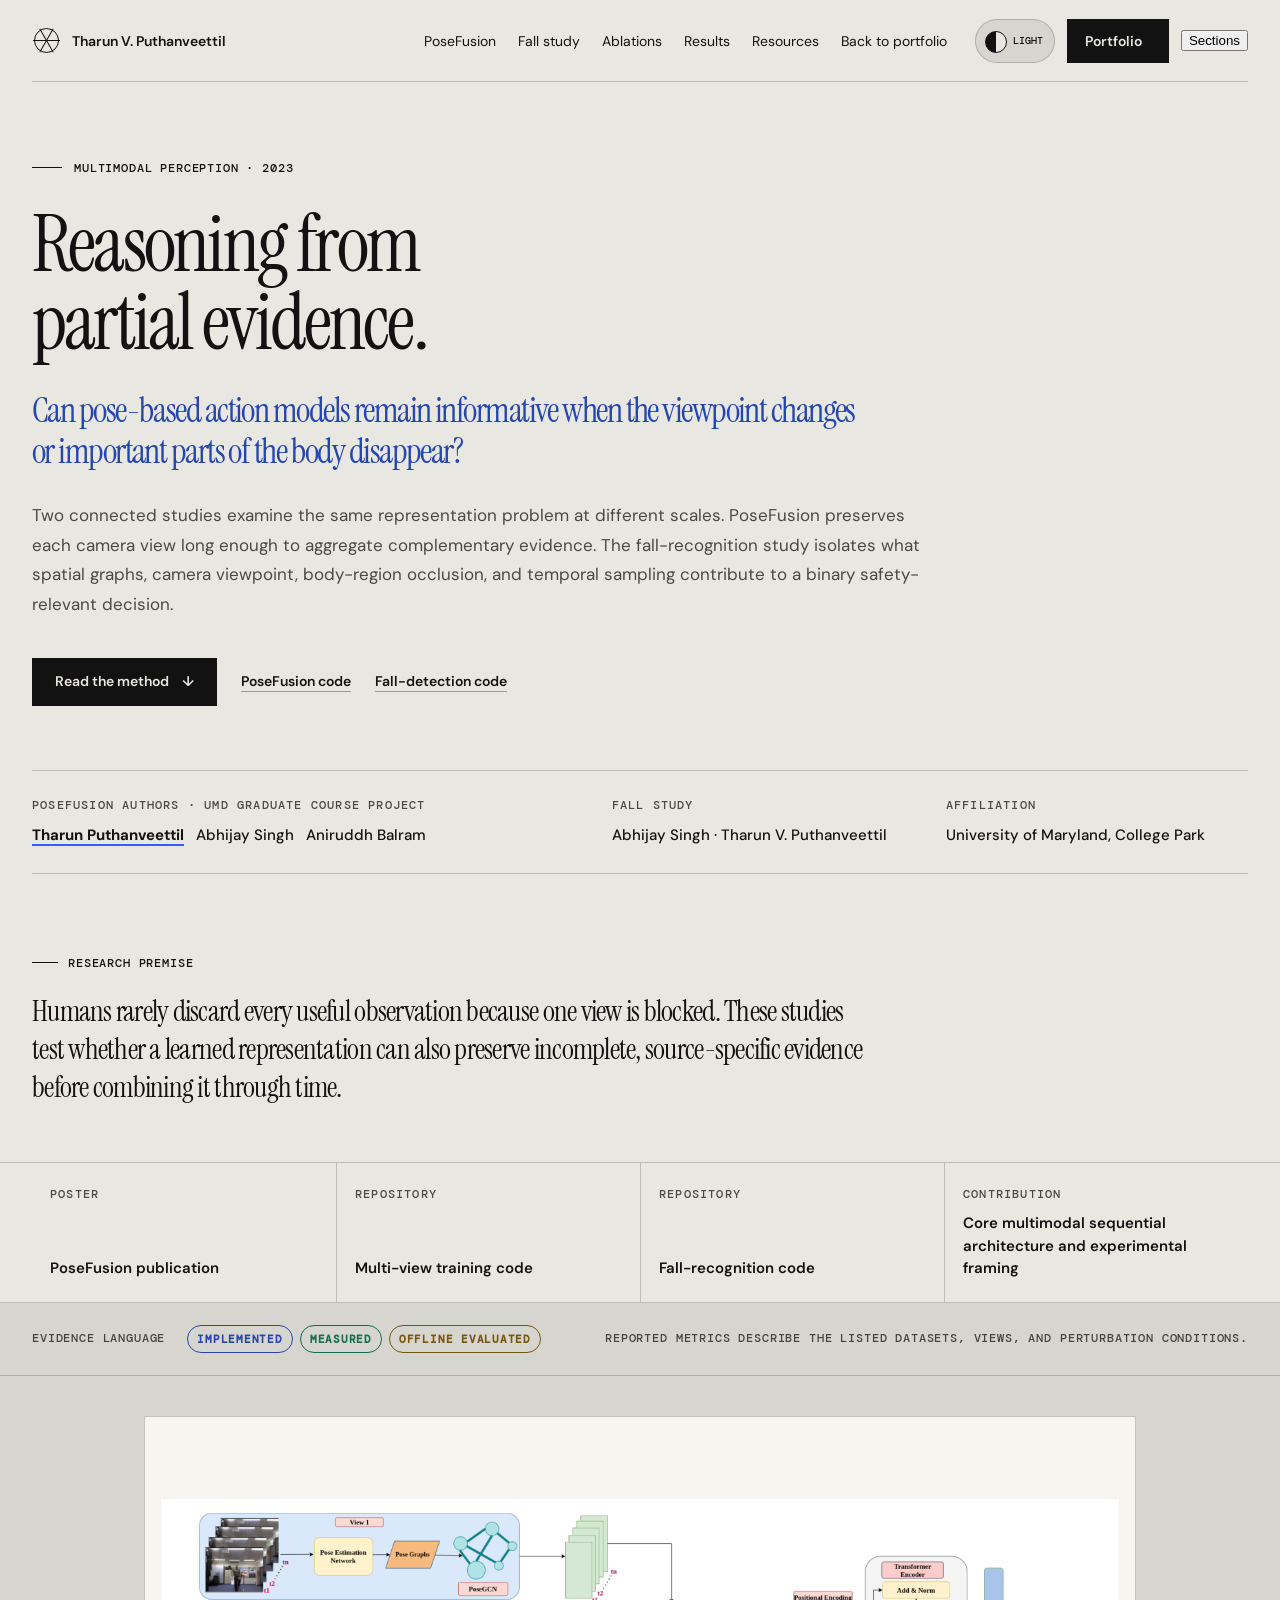
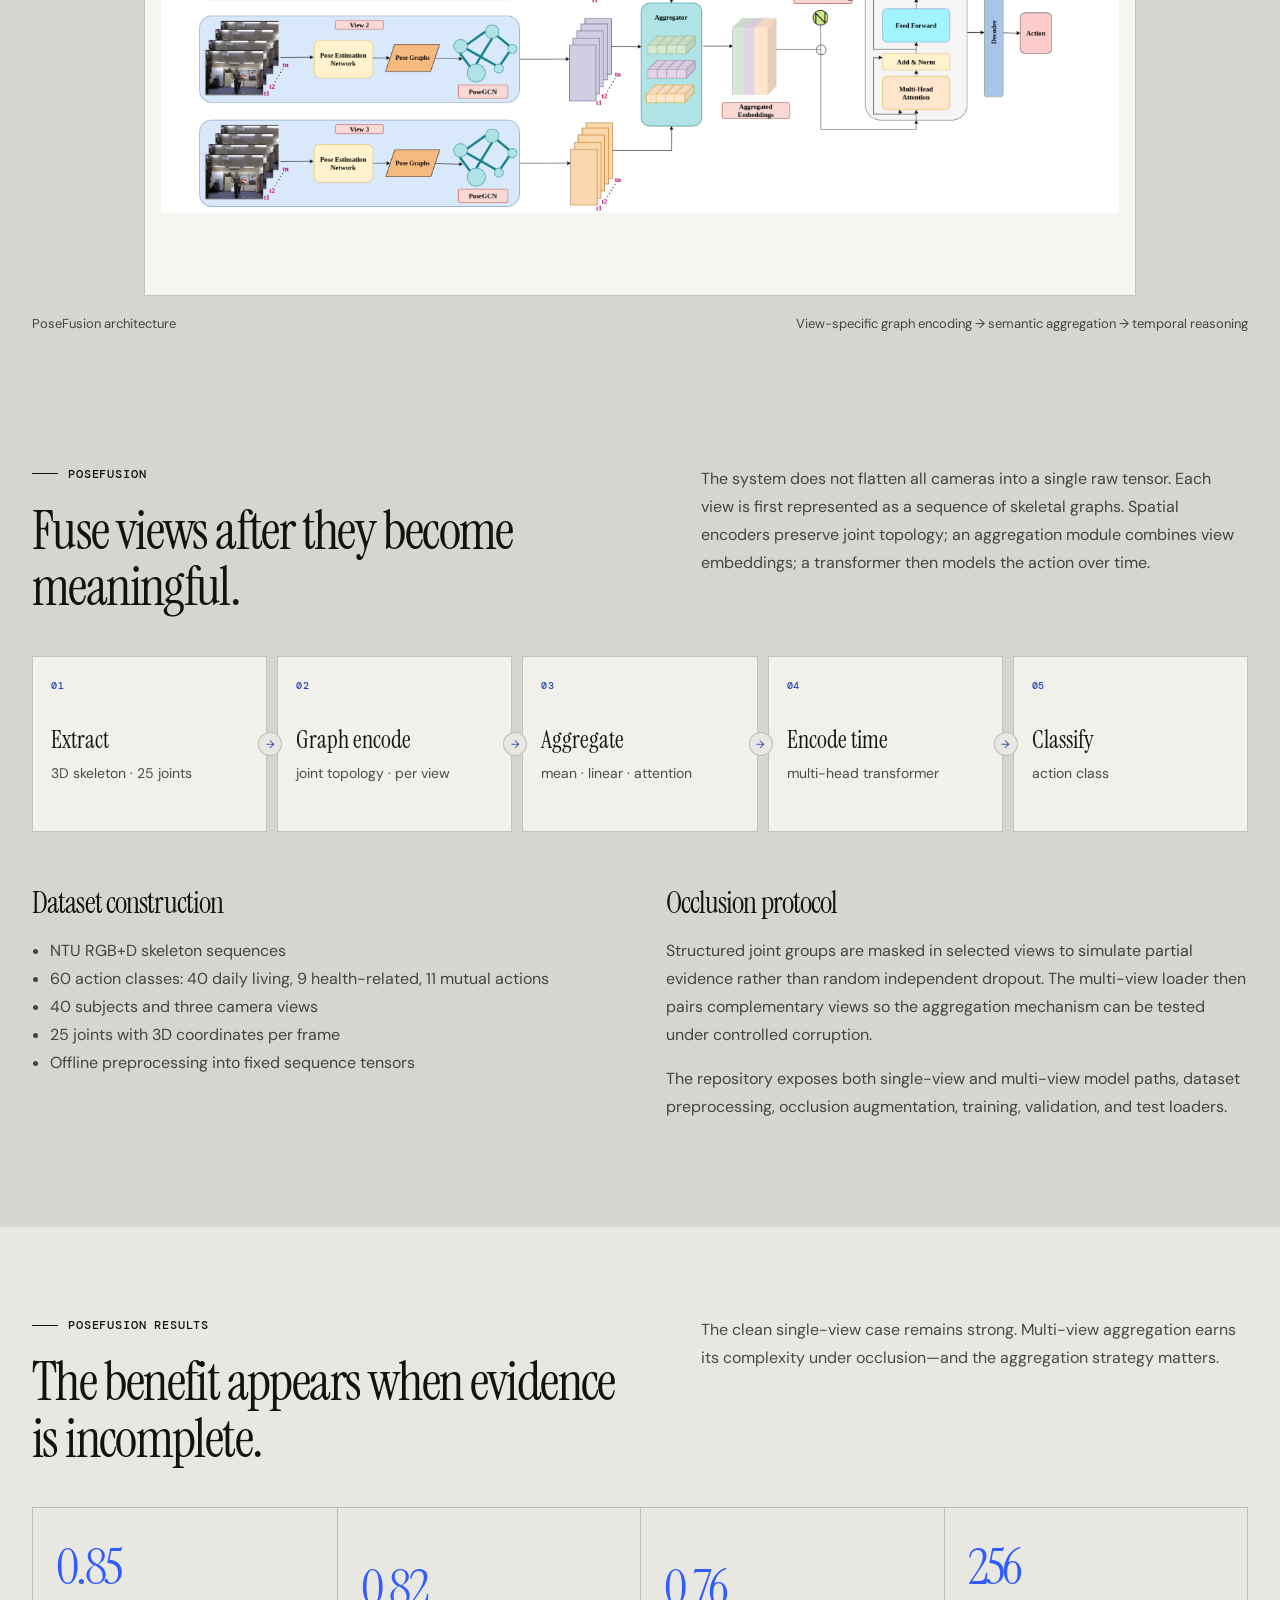
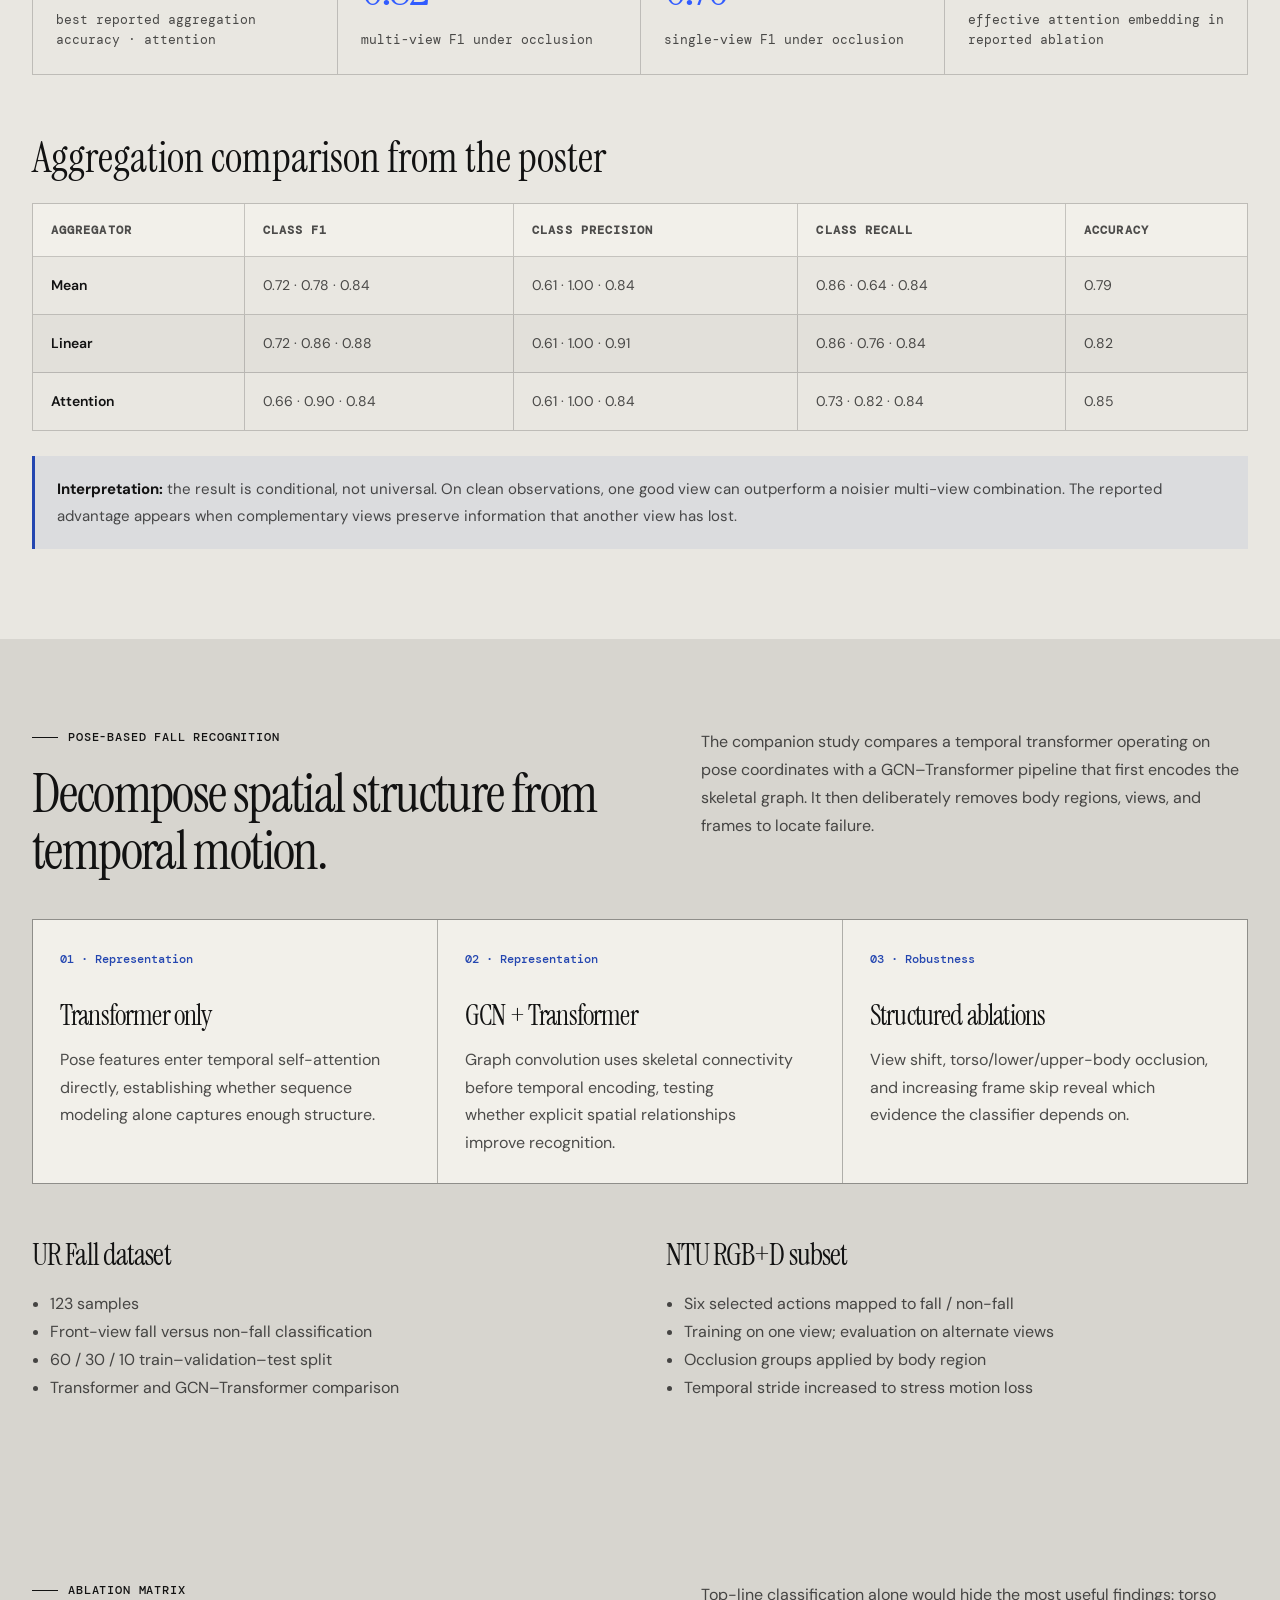
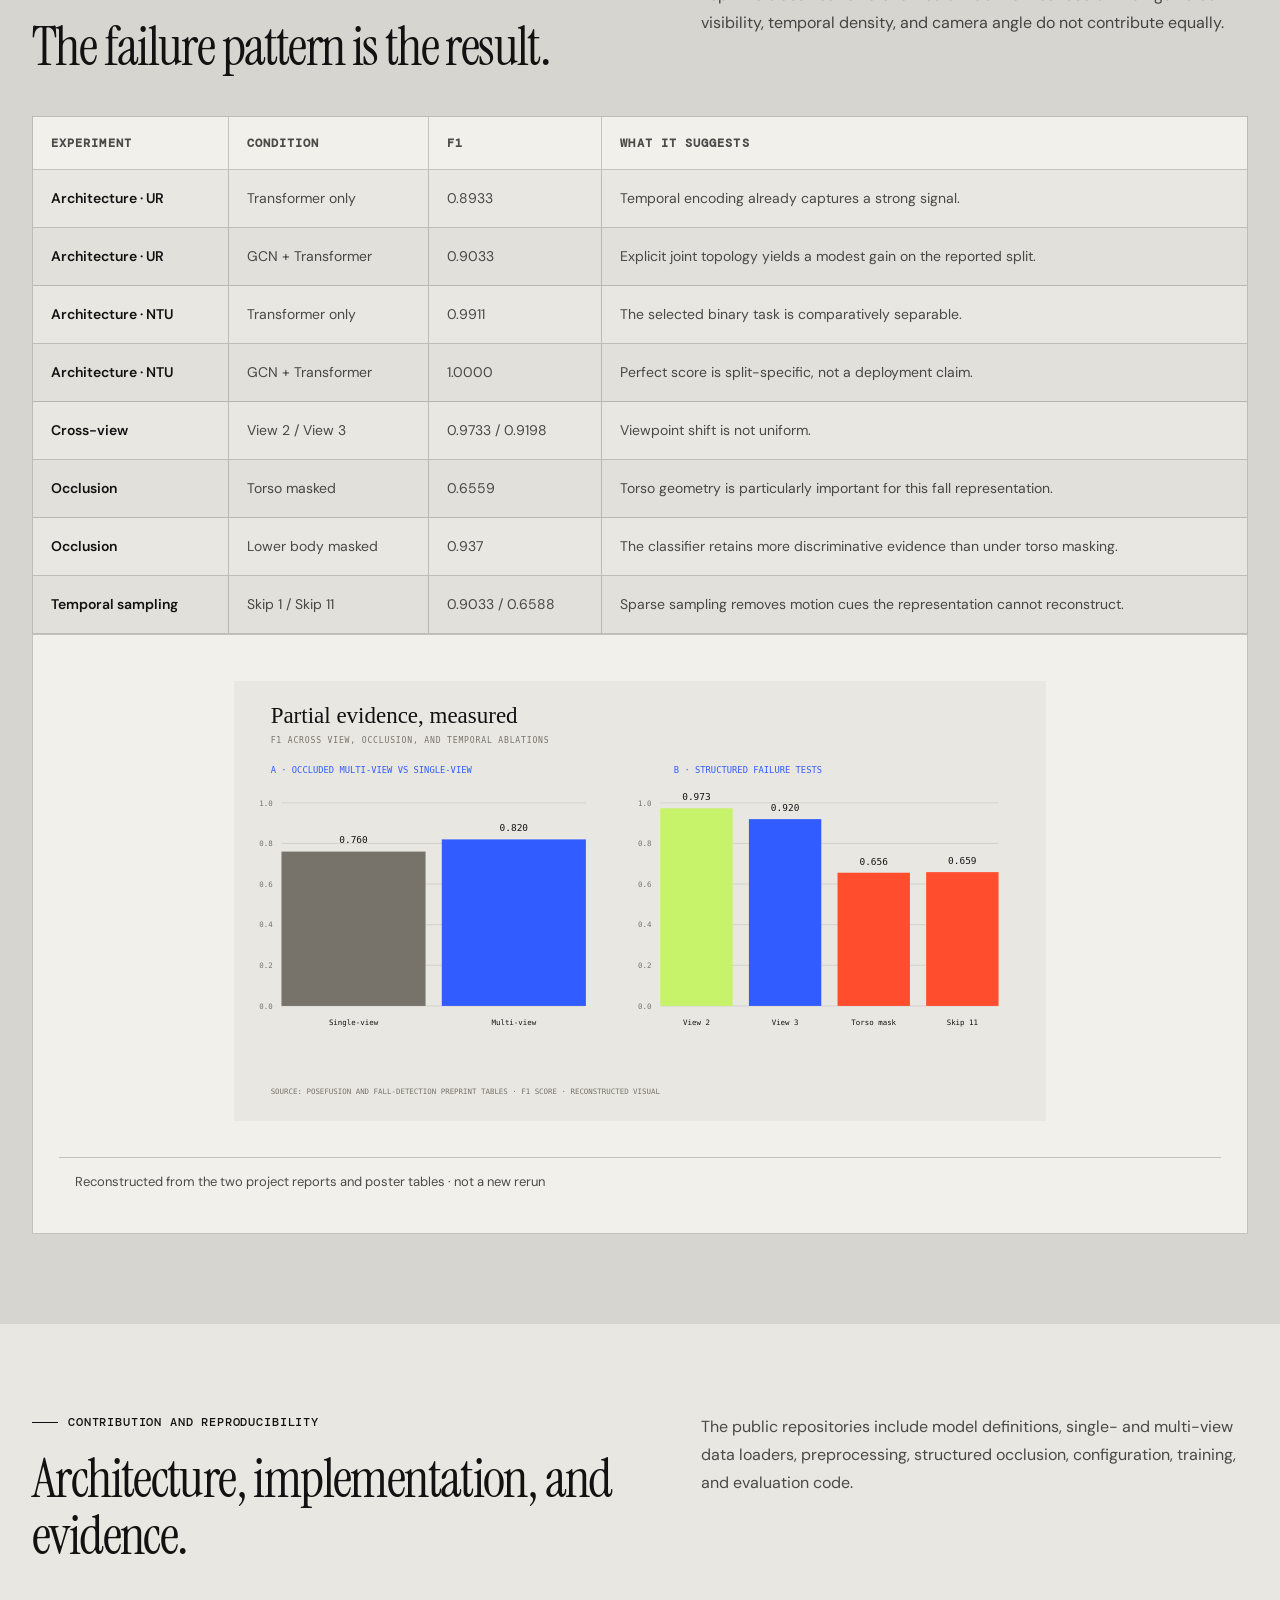
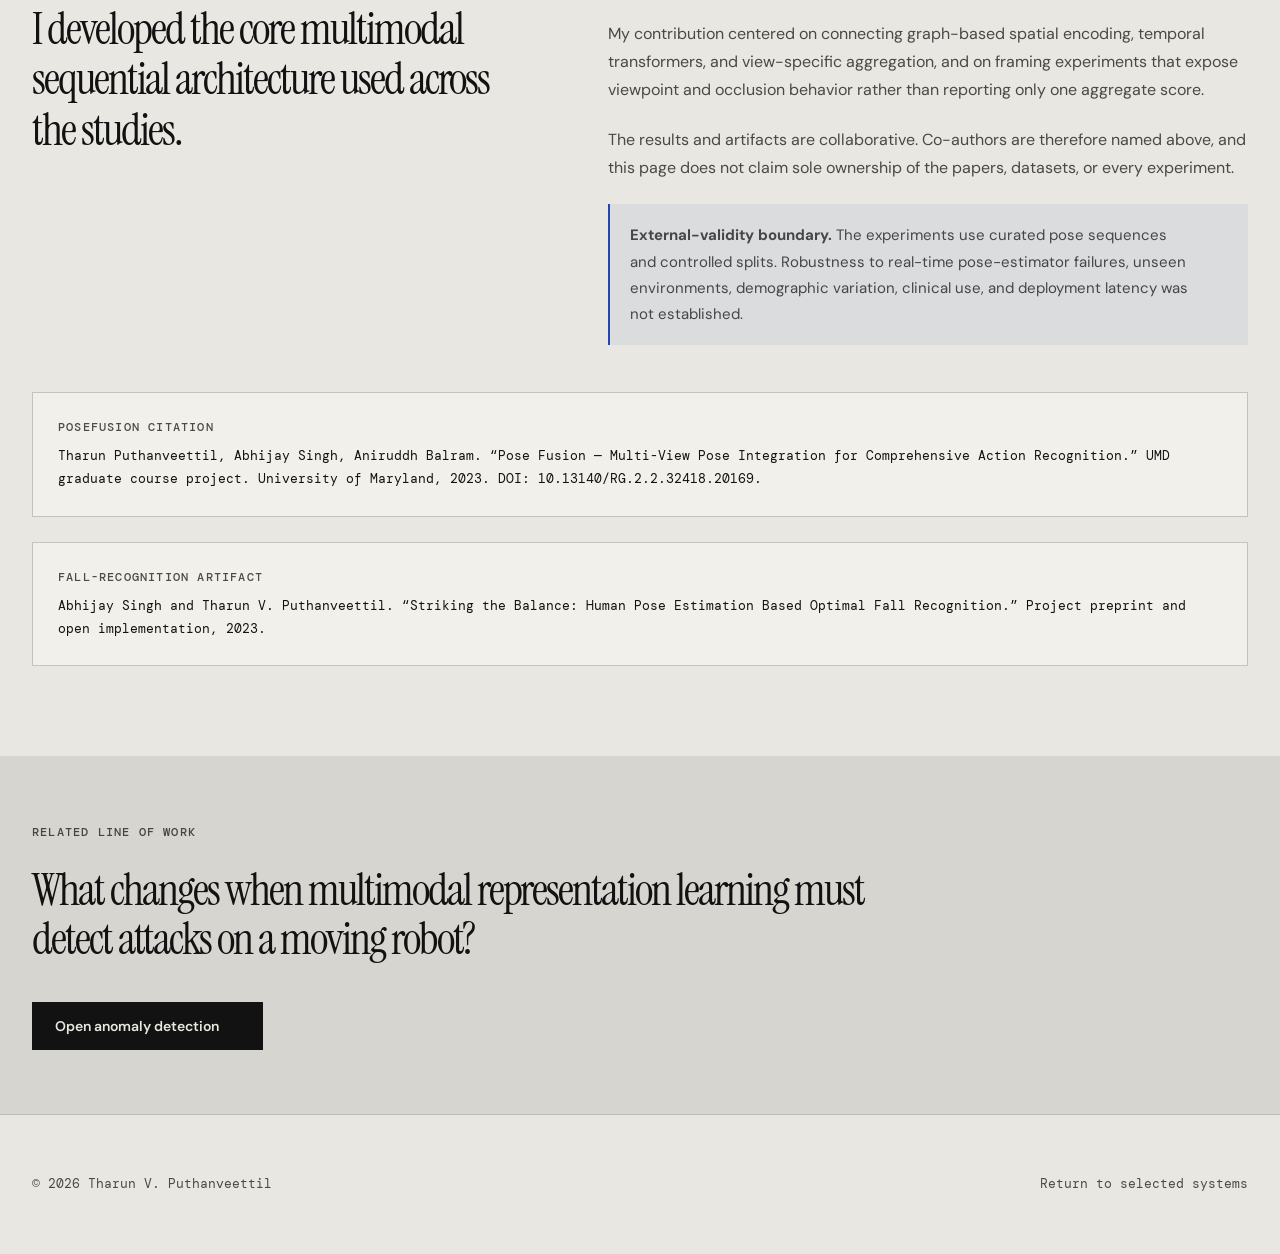
<file: projects/multimodal-perception/index.html>
<!DOCTYPE html>
<html lang="en"><head><meta charset="utf-8"><meta name="viewport" content="width=device-width, initial-scale=1">
<script>(() => { try { const saved = localStorage.getItem('tvp-theme'); document.documentElement.dataset.theme = saved || (matchMedia('(prefers-color-scheme: dark)').matches ? 'dark' : 'light'); } catch (_) {} })();</script><meta name="description" content="PoseFusion and pose-based fall recognition: multi-view pose aggregation, graph convolution, temporal transformers, and structured robustness experiments across viewpoint, occlusion, and temporal sparsity.">
<title>PoseFusion and Fall Recognition · Tharun V. Puthanveettil</title><link rel="stylesheet" href="../project.css?v=20261124-media"><script src="../project.js?v=20261124-media" defer></script><script src="../../theme.js?v=20260925-research-map" defer></script><link rel="stylesheet" href="/responsive.css?v=20261128-layout"><script src="/responsive.js?v=20261128-layout" defer></script></head>
<body><a class="skip-link" href="#main">Skip to content</a><header class="project-header" data-responsive-header=""><a class="project-header__identity" href="../../"><span class="identity-mark" aria-hidden="true"><i></i><i></i><i></i></span><span>Tharun V. Puthanveettil</span></a><nav aria-label="Case study sections" id="case-sections"><a href="#posefusion">PoseFusion</a><a href="#fall">Fall study</a><a href="#ablations">Ablations</a><a href="#results">Results</a><a href="#resources">Resources</a><a href="../../#work" class="responsive-only">Back to portfolio</a></nav><div class="project-header__actions"><button class="theme-toggle" type="button" data-theme-toggle="" data-theme="light" aria-label="Switch to dark theme" aria-pressed="false"><span aria-hidden="true"></span></button><a class="back-link" href="../../#work">Portfolio <span></span></a><button type="button" class="responsive-menu-toggle" data-responsive-toggle="" aria-controls="case-sections" aria-expanded="false" aria-label="Case study sections">Sections</button></div></header>
<main id="main"><section class="project-hero"><p class="project-kicker">Multimodal perception · 2023</p><h1>Reasoning from<br>partial evidence.</h1><p class="project-question">Can pose-based action models remain informative when the viewpoint changes or important parts of the body disappear?</p><p class="hero-summary">Two connected studies examine the same representation problem at different scales. PoseFusion preserves each camera view long enough to aggregate complementary evidence. The fall-recognition study isolates what spatial graphs, camera viewpoint, body-region occlusion, and temporal sampling contribute to a binary safety-relevant decision.</p><div class="hero-links"><a class="button" href="#posefusion">Read the method <span>↓</span></a><a class="text-link" href="https://github.com/tvpian/HPE_for_HAR">PoseFusion code </a><a class="text-link" href="https://github.com/tvpian/HPE-based-Fall-Detection">Fall-detection code </a></div></section>
<section class="publication-strip"><div><span>PoseFusion authors · UMD graduate course project</span><div class="author-list"><span class="self">Tharun Puthanveettil</span><span>Abhijay Singh</span><span>Aniruddh Balram</span></div></div><div><span>Fall study</span><strong>Abhijay Singh · Tharun V. Puthanveettil</strong></div><div><span>Affiliation</span><strong>University of Maryland, College Park</strong></div></section>
<section class="paper-abstract"><p class="eyebrow">Research premise</p><p>Humans rarely discard every useful observation because one view is blocked. These studies test whether a learned representation can also preserve incomplete, source-specific evidence before combining it through time.</p></section>
<section class="resource-bar"><a href="https://www.researchgate.net/publication/378143241_Pose_Fusion_-_Multi-View_Pose_Integration_for_Comprehensive_Action_Recognition"><span>Poster</span>PoseFusion publication </a><a href="https://github.com/tvpian/HPE_for_HAR"><span>Repository</span>Multi-view training code </a><a href="https://github.com/tvpian/HPE-based-Fall-Detection"><span>Repository</span>Fall-recognition code </a><div><span>Contribution</span>Core multimodal sequential architecture and experimental framing</div></section>
<aside class="claim-key" aria-label="Claim maturity used on this page"><span>Evidence language</span><div><i class="evidence-badge implemented">Implemented</i><i class="evidence-badge measured">Measured</i><i class="evidence-badge offline">Offline evaluated</i></div><p>Reported metrics describe the listed datasets, views, and perturbation conditions.</p></aside>
<section class="project-media contain media-natural diagram-media"><div class="case-lead-media"><img src="../../imgs/posefusion-architecture.png" alt="PoseFusion architecture showing view-specific pose graphs, graph convolution, aggregation and temporal transformer encoding"></div><div class="media-caption"><span>PoseFusion architecture</span><span>View-specific graph encoding → semantic aggregation → temporal reasoning</span></div></section>

<section class="project-section dark" id="posefusion"><div class="section-heading"><div><p class="eyebrow">PoseFusion</p><h2>Fuse views after they become meaningful.</h2></div><p>The system does not flatten all cameras into a single raw tensor. Each view is first represented as a sequence of skeletal graphs. Spatial encoders preserve joint topology; an aggregation module combines view embeddings; a transformer then models the action over time.</p></div>
<div class="architecture"><div><span>01</span><strong>Extract</strong><small>3D skeleton · 25 joints</small></div><div><span>02</span><strong>Graph encode</strong><small>joint topology · per view</small></div><div><span>03</span><strong>Aggregate</strong><small>mean · linear · attention</small></div><div><span>04</span><strong>Encode time</strong><small>multi-head transformer</small></div><div><span>05</span><strong>Classify</strong><small>action class</small></div></div>
<div class="two-col" style="margin-top:55px"><div class="prose"><h3>Dataset construction</h3><ul><li>NTU RGB+D skeleton sequences</li><li>60 action classes: 40 daily living, 9 health-related, 11 mutual actions</li><li>40 subjects and three camera views</li><li>25 joints with 3D coordinates per frame</li><li>Offline preprocessing into fixed sequence tensors</li></ul></div><div class="prose"><h3>Occlusion protocol</h3><p>Structured joint groups are masked in selected views to simulate partial evidence rather than random independent dropout. The multi-view loader then pairs complementary views so the aggregation mechanism can be tested under controlled corruption.</p><p>The repository exposes both single-view and multi-view model paths, dataset preprocessing, occlusion augmentation, training, validation, and test loaders.</p></div></div></section>

<section class="project-section" id="results"><div class="section-heading"><div><p class="eyebrow">PoseFusion results</p><h2>The benefit appears when evidence is incomplete.</h2></div><p>The clean single-view case remains strong. Multi-view aggregation earns its complexity under occlusion—and the aggregation strategy matters.</p></div>
<div class="stat-strip"><div><strong>0.85</strong><span>best reported aggregation accuracy · attention</span></div><div><strong>0.82</strong><span>multi-view F1 under occlusion</span></div><div><strong>0.76</strong><span>single-view F1 under occlusion</span></div><div><strong>256</strong><span>effective attention embedding in reported ablation</span></div></div>
<h3 style="margin:62px 0 24px;font:400 42px/1 'Instrument Serif',Georgia,serif">Aggregation comparison from the poster</h3>
<div class="research-table-wrap" tabindex="0" role="region" aria-label="Scrollable research table"><table class="research-table"><thead><tr><th>Aggregator</th><th>Class F1</th><th>Class precision</th><th>Class recall</th><th>Accuracy</th></tr></thead><tbody>
<tr><td>Mean</td><td>0.72 · 0.78 · 0.84</td><td>0.61 · 1.00 · 0.84</td><td>0.86 · 0.64 · 0.84</td><td>0.79</td></tr>
<tr><td>Linear</td><td>0.72 · 0.86 · 0.88</td><td>0.61 · 1.00 · 0.91</td><td>0.86 · 0.76 · 0.84</td><td>0.82</td></tr>
<tr><td>Attention</td><td>0.66 · 0.90 · 0.84</td><td>0.61 · 1.00 · 0.84</td><td>0.73 · 0.82 · 0.84</td><td>0.85</td></tr>
</tbody></table></div>
<div class="evidence-note"><strong>Interpretation:</strong> the result is conditional, not universal. On clean observations, one good view can outperform a noisier multi-view combination. The reported advantage appears when complementary views preserve information that another view has lost.</div></section>

<section class="project-section deep" id="fall"><div class="section-heading"><div><p class="eyebrow">Pose-based fall recognition</p><h2>Decompose spatial structure from temporal motion.</h2></div><p>The companion study compares a temporal transformer operating on pose coordinates with a GCN–Transformer pipeline that first encodes the skeletal graph. It then deliberately removes body regions, views, and frames to locate failure.</p></div>
<div class="method-grid"><article><span class="number">01 · Representation</span><h3>Transformer only</h3><p>Pose features enter temporal self-attention directly, establishing whether sequence modeling alone captures enough structure.</p></article><article><span class="number">02 · Representation</span><h3>GCN + Transformer</h3><p>Graph convolution uses skeletal connectivity before temporal encoding, testing whether explicit spatial relationships improve recognition.</p></article><article><span class="number">03 · Robustness</span><h3>Structured ablations</h3><p>View shift, torso/lower/upper-body occlusion, and increasing frame skip reveal which evidence the classifier depends on.</p></article></div>
<div class="two-col" style="margin-top:55px"><div class="prose"><h3>UR Fall dataset</h3><ul><li>123 samples</li><li>Front-view fall versus non-fall classification</li><li>60 / 30 / 10 train–validation–test split</li><li>Transformer and GCN–Transformer comparison</li></ul></div><div class="prose"><h3>NTU RGB+D subset</h3><ul><li>Six selected actions mapped to fall / non-fall</li><li>Training on one view; evaluation on alternate views</li><li>Occlusion groups applied by body region</li><li>Temporal stride increased to stress motion loss</li></ul></div></div></section>

<section class="project-section dark" id="ablations"><div class="section-heading"><div><p class="eyebrow">Ablation matrix</p><h2>The failure pattern is the result.</h2></div><p>Top-line classification alone would hide the most useful findings: torso visibility, temporal density, and camera angle do not contribute equally.</p></div>
<div class="research-table-wrap" tabindex="0" role="region" aria-label="Scrollable research table"><table class="research-table"><thead><tr><th>Experiment</th><th>Condition</th><th>F1</th><th>What it suggests</th></tr></thead><tbody>
<tr><td>Architecture · UR</td><td>Transformer only</td><td>0.8933</td><td>Temporal encoding already captures a strong signal.</td></tr>
<tr><td>Architecture · UR</td><td>GCN + Transformer</td><td>0.9033</td><td>Explicit joint topology yields a modest gain on the reported split.</td></tr>
<tr><td>Architecture · NTU</td><td>Transformer only</td><td>0.9911</td><td>The selected binary task is comparatively separable.</td></tr>
<tr><td>Architecture · NTU</td><td>GCN + Transformer</td><td>1.0000</td><td>Perfect score is split-specific, not a deployment claim.</td></tr>
<tr><td>Cross-view</td><td>View 2 / View 3</td><td>0.9733 / 0.9198</td><td>Viewpoint shift is not uniform.</td></tr>
<tr><td>Occlusion</td><td>Torso masked</td><td>0.6559</td><td>Torso geometry is particularly important for this fall representation.</td></tr>
<tr><td>Occlusion</td><td>Lower body masked</td><td>0.937</td><td>The classifier retains more discriminative evidence than under torso masking.</td></tr>
<tr><td>Temporal sampling</td><td>Skip 1 / Skip 11</td><td>0.9033 / 0.6588</td><td>Sparse sampling removes motion cues the representation cannot reconstruct.</td></tr>
</tbody></table></div>
<figure class="chart research-figure"><img src="../generated/multimodal-perception-results.svg" alt="Charts summarizing view, occlusion and temporal-ablation F1 scores"><figcaption>Reconstructed from the two project reports and poster tables · not a new rerun</figcaption></figure></section>

<section class="project-section" id="resources"><div class="section-heading"><div><p class="eyebrow">Contribution and reproducibility</p><h2>Architecture, implementation, and evidence.</h2></div><p>The public repositories include model definitions, single- and multi-view data loaders, preprocessing, structured occlusion, configuration, training, and evaluation code.</p></div>
<div class="contribution"><blockquote>I developed the core multimodal sequential architecture used across the studies.</blockquote><div class="contribution-copy"><p>My contribution centered on connecting graph-based spatial encoding, temporal transformers, and view-specific aggregation, and on framing experiments that expose viewpoint and occlusion behavior rather than reporting only one aggregate score.</p><p>The results and artifacts are collaborative. Co-authors are therefore named above, and this page does not claim sole ownership of the papers, datasets, or every experiment.</p><p class="boundary"><strong>External-validity boundary.</strong> The experiments use curated pose sequences and controlled splits. Robustness to real-time pose-estimator failures, unseen environments, demographic variation, clinical use, and deployment latency was not established.</p></div></div>
<div class="citation-block"><small>PoseFusion citation</small><code>Tharun Puthanveettil, Abhijay Singh, Aniruddh Balram. “Pose Fusion — Multi-View Pose Integration for Comprehensive Action Recognition.” UMD graduate course project. University of Maryland, 2023. DOI: 10.13140/RG.2.2.32418.20169.</code></div>
<div class="citation-block"><small>Fall-recognition artifact</small><code>Abhijay Singh and Tharun V. Puthanveettil. “Striking the Balance: Human Pose Estimation Based Optimal Fall Recognition.” Project preprint and open implementation, 2023.</code></div></section>
<section class="project-next"><span>Related line of work</span><h2>What changes when multimodal representation learning must detect attacks on a moving robot?</h2><a class="button" href="../multimodal-anomaly-detection/">Open anomaly detection <span>→</span></a></section>
</main><footer><span>© <span data-year></span> Tharun V. Puthanveettil</span><a href="../../#work">Return to selected systems </a></footer></body></html>
</file>
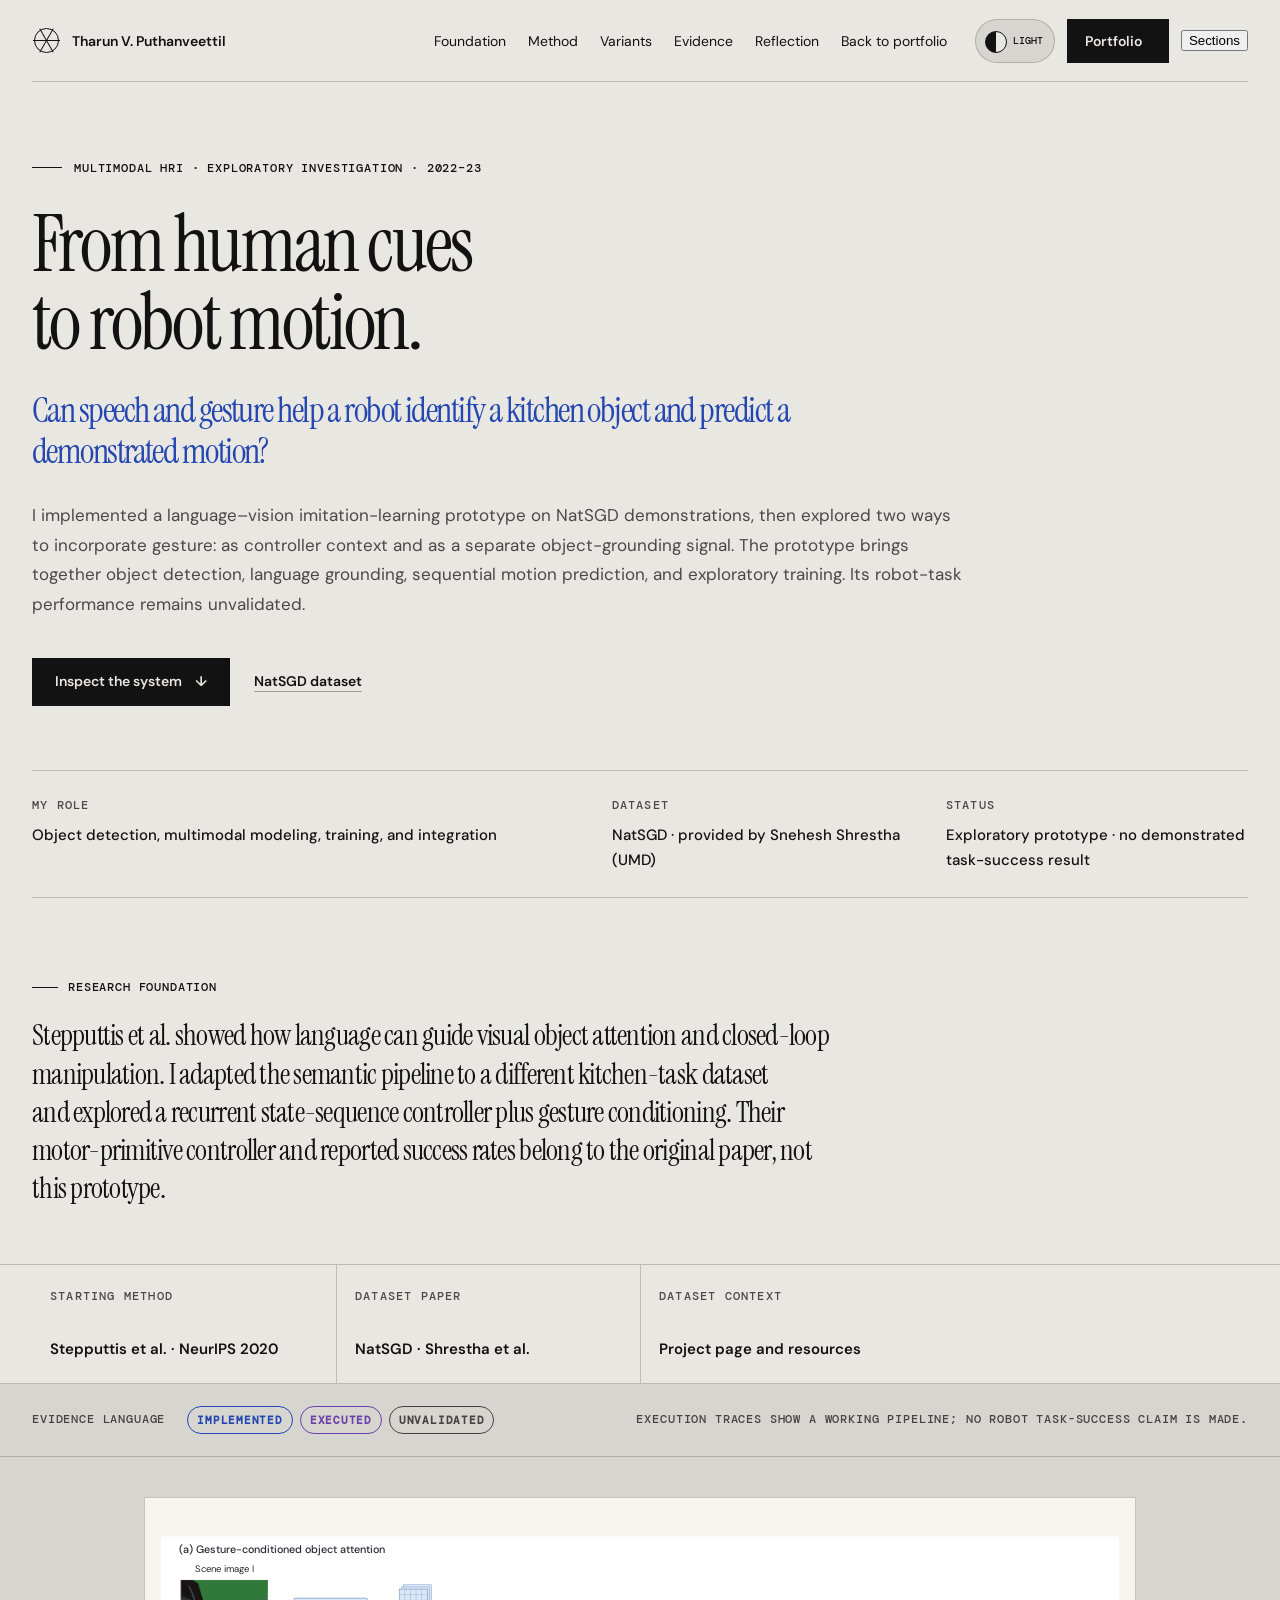
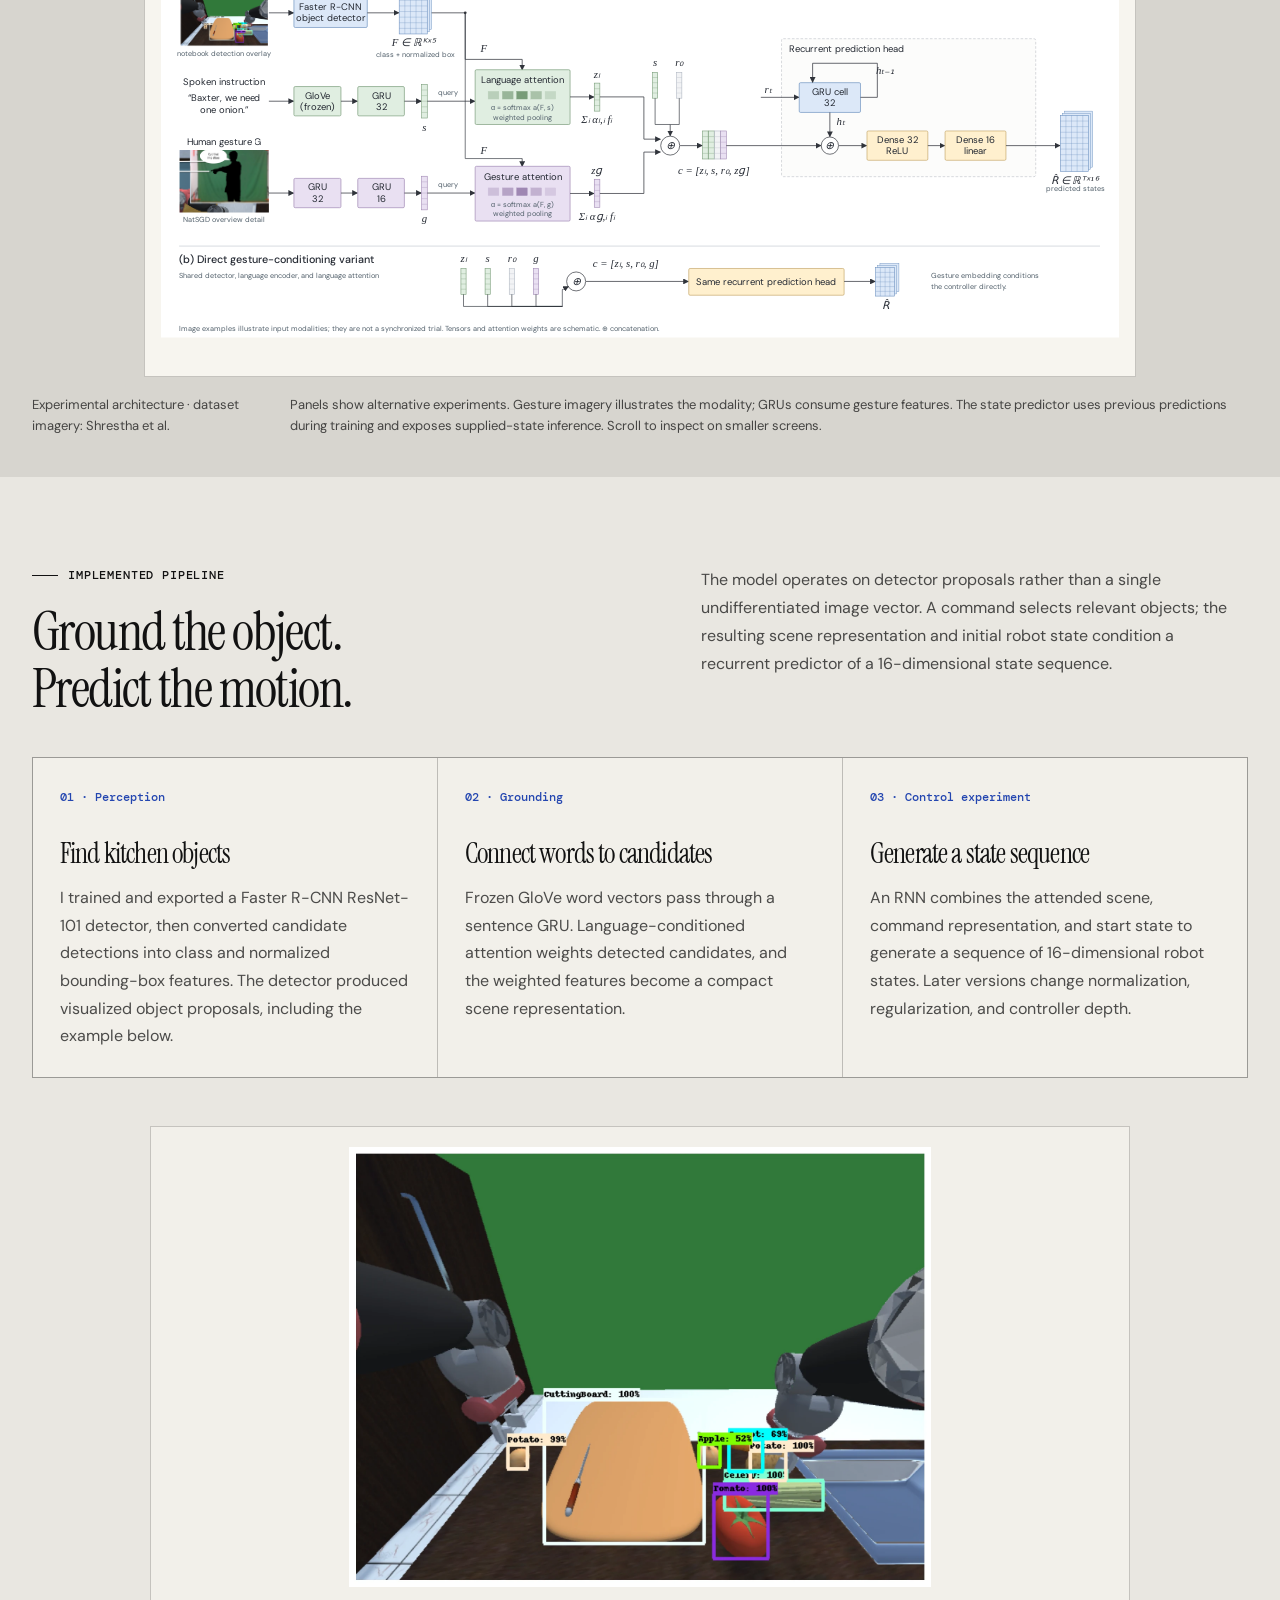
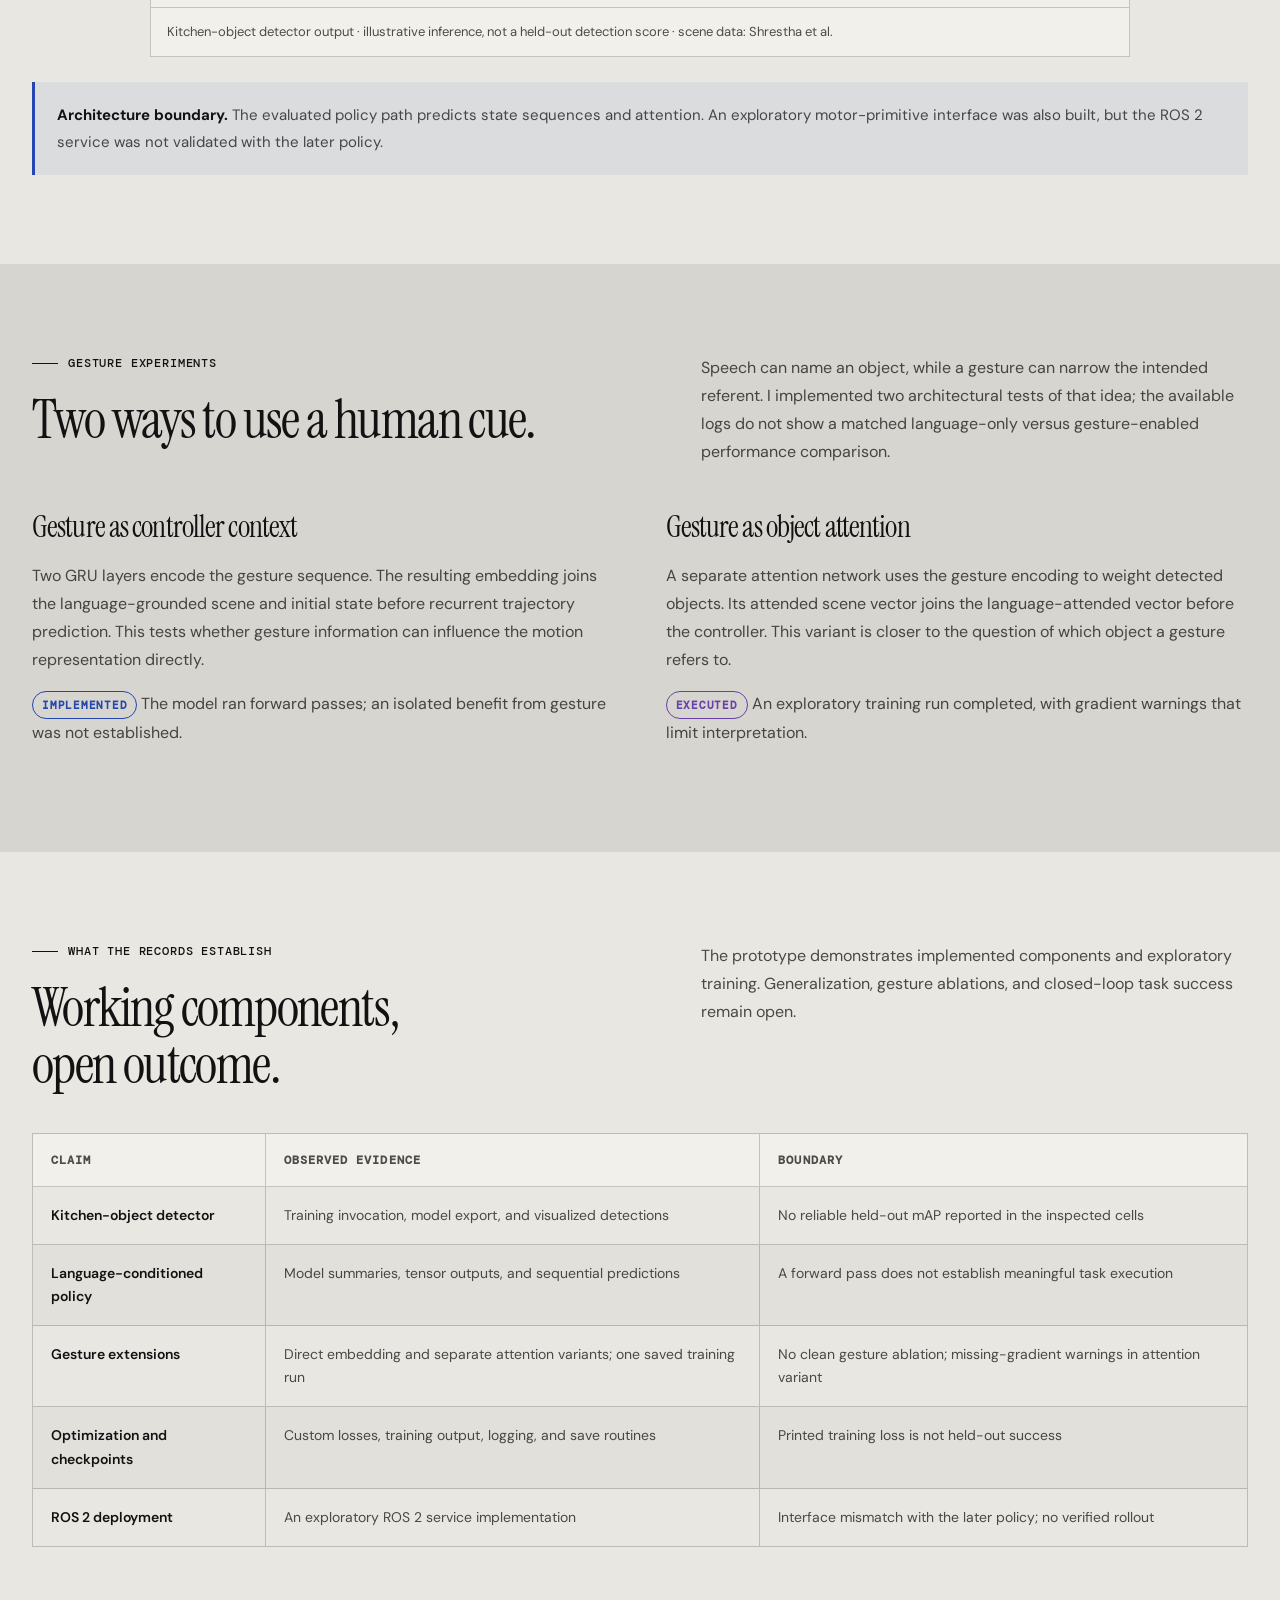
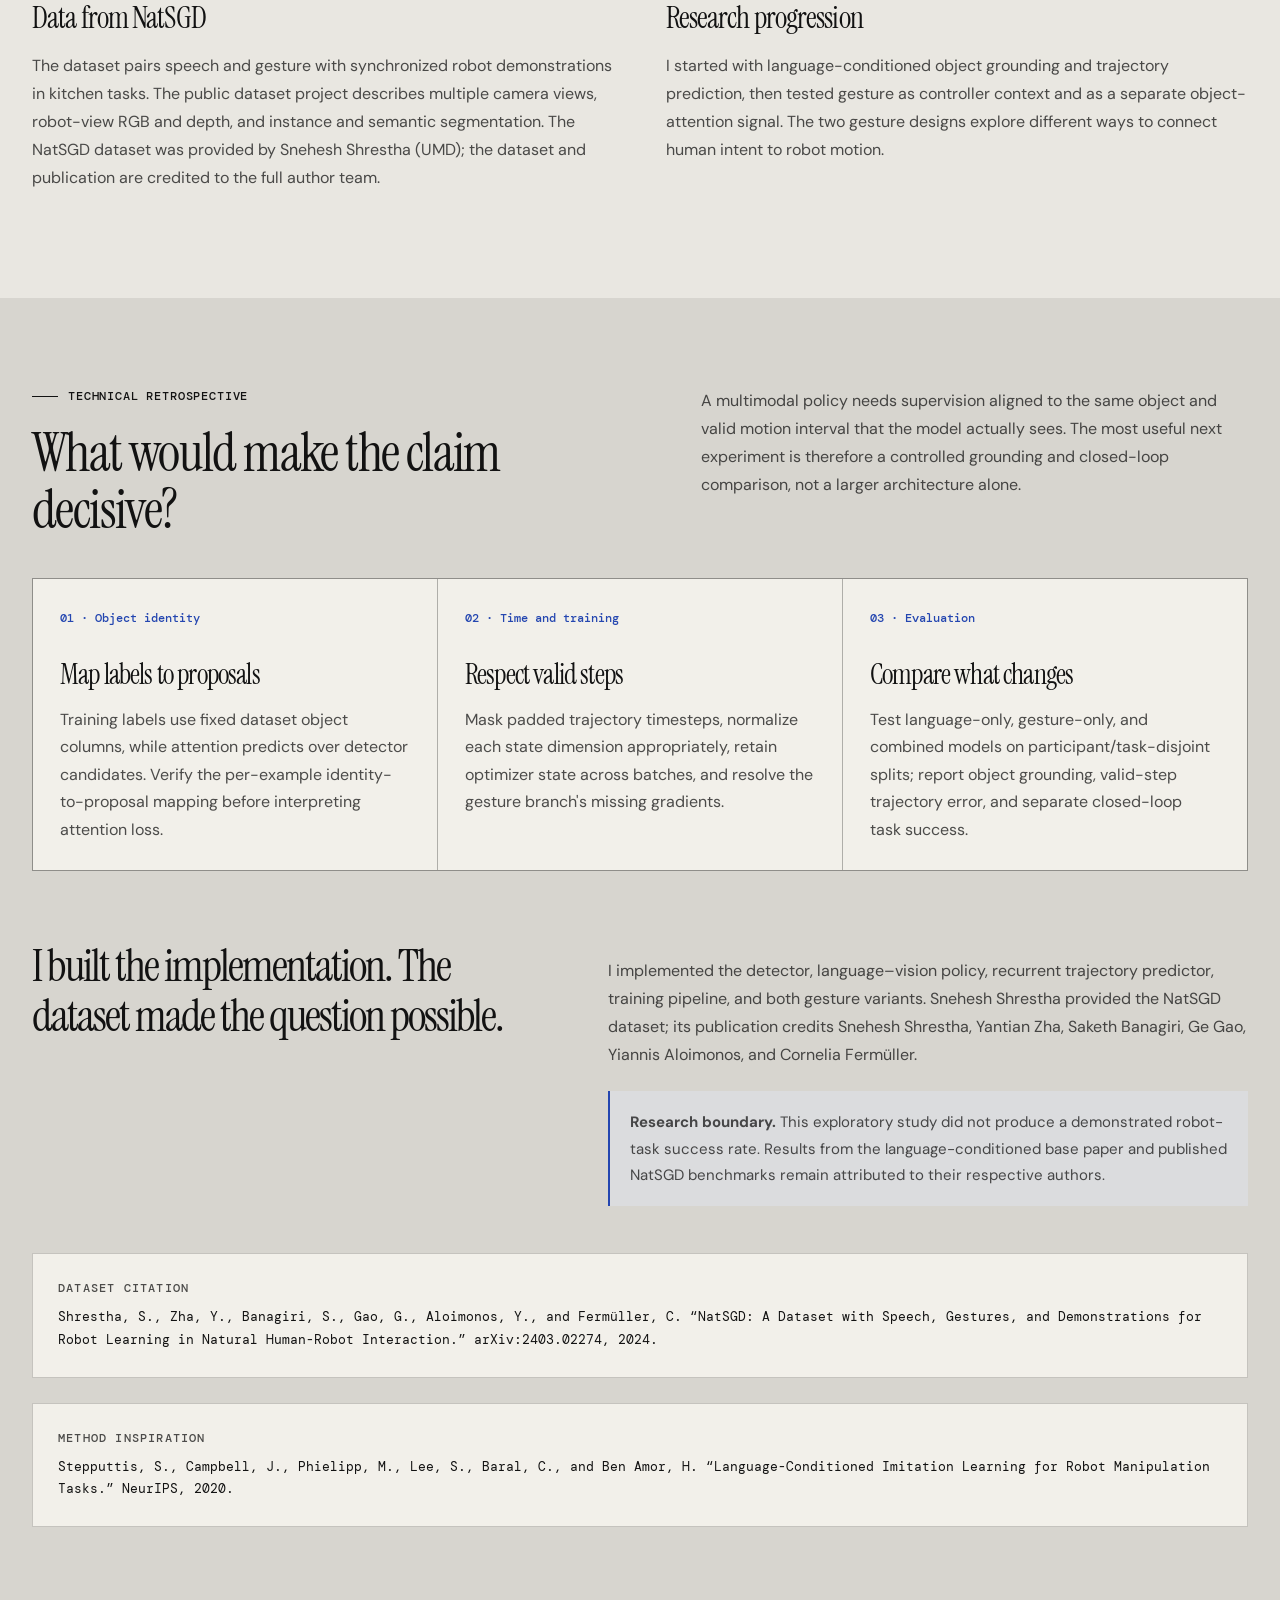
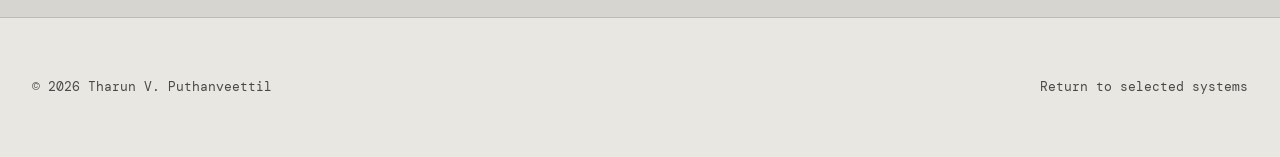
<file: projects/natsgd/index.html>
<!DOCTYPE html>
<html lang="en"><head><meta charset="utf-8"><meta name="viewport" content="width=device-width, initial-scale=1">
<script>(() => { try { const saved = localStorage.getItem('tvp-theme'); document.documentElement.dataset.theme = saved || (matchMedia('(prefers-color-scheme: dark)').matches ? 'dark' : 'light'); } catch (_) {} })();</script><meta name="description" content="Tharun Puthanveettil's exploratory NatSGD implementation: kitchen-object detection, language-conditioned visual attention, recurrent trajectory generation, and gesture-grounding variants, with clear evidence boundaries.">
<title>Language, gesture, and robot motion · Tharun V. Puthanveettil</title><link rel="stylesheet" href="../project.css?v=20261124-media"><script src="../project.js?v=20261124-media" defer></script><script src="../../theme.js?v=20260925-research-map" defer></script><link rel="stylesheet" href="/responsive.css?v=20261128-layout"><script src="/responsive.js?v=20261128-layout" defer></script></head>
<body><a class="skip-link" href="#main">Skip to content</a><header class="project-header" data-responsive-header=""><a class="project-header__identity" href="../../"><span class="identity-mark" aria-hidden="true"><i></i><i></i><i></i></span><span>Tharun V. Puthanveettil</span></a><nav aria-label="Case study sections" id="case-sections"><a href="#foundation">Foundation</a><a href="#method">Method</a><a href="#variants">Variants</a><a href="#evidence">Evidence</a><a href="#reflection">Reflection</a><a href="../../#hri" class="responsive-only">Back to portfolio</a></nav><div class="project-header__actions"><button class="theme-toggle" type="button" data-theme-toggle="" data-theme="light" aria-label="Switch to dark theme" aria-pressed="false"><span aria-hidden="true"></span></button><a class="back-link" href="../../#hri">Portfolio <span></span></a><button type="button" class="responsive-menu-toggle" data-responsive-toggle="" aria-controls="case-sections" aria-expanded="false" aria-label="Case study sections">Sections</button></div></header>
<main id="main">
<section class="project-hero"><p class="project-kicker">Multimodal HRI · exploratory investigation · 2022–23</p><h1>From human cues<br>to robot motion.</h1><p class="project-question">Can speech and gesture help a robot identify a kitchen object and predict a demonstrated motion?</p><p class="hero-summary">I implemented a language–vision imitation-learning prototype on NatSGD demonstrations, then explored two ways to incorporate gesture: as controller context and as a separate object-grounding signal. The prototype brings together object detection, language grounding, sequential motion prediction, and exploratory training. Its robot-task performance remains unvalidated.</p><div class="hero-links"><a class="button" href="#method">Inspect the system <span>↓</span></a><a class="text-link" href="https://www.snehesh.com/natsgd/">NatSGD dataset </a></div></section>
<section class="publication-strip"><div><span>My role</span><strong>Object detection, multimodal modeling, training, and integration</strong></div><div><span>Dataset</span><strong>NatSGD · provided by Snehesh Shrestha (UMD)</strong></div><div><span>Status</span><strong>Exploratory prototype · no demonstrated task-success result</strong></div></section>
<section class="paper-abstract" id="foundation"><p class="eyebrow">Research foundation</p><p>Stepputtis et al. showed how language can guide visual object attention and closed-loop manipulation. I adapted the semantic pipeline to a different kitchen-task dataset and explored a recurrent state-sequence controller plus gesture conditioning. Their motor-primitive controller and reported success rates belong to the original paper, not this prototype.</p></section>
<section class="resource-bar"><a href="https://arxiv.org/abs/2010.12083"><span>Starting method</span>Stepputtis et al. · NeurIPS 2020 </a><a href="https://arxiv.org/abs/2403.02274"><span>Dataset paper</span>NatSGD · Shrestha et al. </a><a href="https://www.snehesh.com/natsgd/"><span>Dataset context</span>Project page and resources </a></section>
<aside class="claim-key" aria-label="Claim maturity used on this page"><span>Evidence language</span><div><i class="evidence-badge implemented">Implemented</i><i class="evidence-badge demonstrated">Executed</i><i class="evidence-badge open">Unvalidated</i></div><p>Execution traces show a working pipeline; no robot task-success claim is made.</p></aside>
<section class="project-media contain media-natural diagram-media natsgd-architecture"><div class="case-lead-media"><img src="../generated/natsgd-architecture.svg" alt="Two-panel architecture of the experimental model. Panel a shows object features, language and gesture encoders, separate object-attention modules, and a recurrent 16-dimensional state prediction head. Panel b shows direct gesture conditioning. Images are a saved detector output and a NatSGD overview illustration."></div><div class="media-caption"><span>Experimental architecture · dataset imagery: Shrestha et al.</span><span>Panels show alternative experiments. Gesture imagery illustrates the modality; GRUs consume gesture features. The state predictor uses previous predictions during training and exposes supplied-state inference. Scroll to inspect on smaller screens.</span></div></section>

<section class="project-section" id="method"><div class="section-heading"><div><p class="eyebrow">Implemented pipeline</p><h2>Ground the object.<br>Predict the motion.</h2></div><p>The model operates on detector proposals rather than a single undifferentiated image vector. A command selects relevant objects; the resulting scene representation and initial robot state condition a recurrent predictor of a 16-dimensional state sequence.</p></div>
<div class="method-grid"><article><span class="number">01 · Perception</span><h3>Find kitchen objects</h3><p>I trained and exported a Faster R-CNN ResNet-101 detector, then converted candidate detections into class and normalized bounding-box features. The detector produced visualized object proposals, including the example below.</p></article><article><span class="number">02 · Grounding</span><h3>Connect words to candidates</h3><p>Frozen GloVe word vectors pass through a sentence GRU. Language-conditioned attention weights detected candidates, and the weighted features become a compact scene representation.</p></article><article><span class="number">03 · Control experiment</span><h3>Generate a state sequence</h3><p>An RNN combines the attended scene, command representation, and start state to generate a sequence of 16-dimensional robot states. Later versions change normalization, regularization, and controller depth.</p></article></div>
<figure class="research-figure natsgd-output" style="margin-top:48px"><img src="../assets/natsgd-detector-output.webp" alt="Kitchen simulation scene with Faster R-CNN boxes for a cutting board, potato, apple, tomato and celery" loading="lazy"><figcaption>Kitchen-object detector output · illustrative inference, not a held-out detection score · scene data: Shrestha et al.</figcaption></figure>
<div class="evidence-note"><strong>Architecture boundary.</strong> The evaluated policy path predicts state sequences and attention. An exploratory motor-primitive interface was also built, but the ROS 2 service was not validated with the later policy.</div></section>

<section class="project-section deep" id="variants"><div class="section-heading"><div><p class="eyebrow">Gesture experiments</p><h2>Two ways to use a human cue.</h2></div><p>Speech can name an object, while a gesture can narrow the intended referent. I implemented two architectural tests of that idea; the available logs do not show a matched language-only versus gesture-enabled performance comparison.</p></div>
<div class="two-col"><div class="prose"><h3>Gesture as controller context</h3><p>Two GRU layers encode the gesture sequence. The resulting embedding joins the language-grounded scene and initial state before recurrent trajectory prediction. This tests whether gesture information can influence the motion representation directly.</p><p><i class="evidence-badge implemented">Implemented</i> The model ran forward passes; an isolated benefit from gesture was not established.</p></div><div class="prose"><h3>Gesture as object attention</h3><p>A separate attention network uses the gesture encoding to weight detected objects. Its attended scene vector joins the language-attended vector before the controller. This variant is closer to the question of which object a gesture refers to.</p><p><i class="evidence-badge demonstrated">Executed</i> An exploratory training run completed, with gradient warnings that limit interpretation.</p></div></div></section>

<section class="project-section" id="evidence"><div class="section-heading"><div><p class="eyebrow">What the records establish</p><h2>Working components,<br>open outcome.</h2></div><p>The prototype demonstrates implemented components and exploratory training. Generalization, gesture ablations, and closed-loop task success remain open.</p></div>
<div class="research-table-wrap" tabindex="0" role="region" aria-label="Scrollable research table"><table class="research-table"><thead><tr><th>Claim</th><th>Observed evidence</th><th>Boundary</th></tr></thead><tbody>
<tr><td>Kitchen-object detector</td><td>Training invocation, model export, and visualized detections</td><td>No reliable held-out mAP reported in the inspected cells</td></tr>
<tr><td>Language-conditioned policy</td><td>Model summaries, tensor outputs, and sequential predictions</td><td>A forward pass does not establish meaningful task execution</td></tr>
<tr><td>Gesture extensions</td><td>Direct embedding and separate attention variants; one saved training run</td><td>No clean gesture ablation; missing-gradient warnings in attention variant</td></tr>
<tr><td>Optimization and checkpoints</td><td>Custom losses, training output, logging, and save routines</td><td>Printed training loss is not held-out success</td></tr>
<tr><td>ROS 2 deployment</td><td>An exploratory ROS 2 service implementation</td><td>Interface mismatch with the later policy; no verified rollout</td></tr>
</tbody></table></div>
<div class="two-col" style="margin-top:55px"><div class="prose"><h3>Data from NatSGD</h3><p>The dataset pairs speech and gesture with synchronized robot demonstrations in kitchen tasks. The public dataset project describes multiple camera views, robot-view RGB and depth, and instance and semantic segmentation. The NatSGD dataset was provided by Snehesh Shrestha (UMD); the dataset and publication are credited to the full author team.</p></div><div class="prose"><h3>Research progression</h3><p>I started with language-conditioned object grounding and trajectory prediction, then tested gesture as controller context and as a separate object-attention signal. The two gesture designs explore different ways to connect human intent to robot motion.</p></div></div></section>

<section class="project-section deep" id="reflection"><div class="section-heading"><div><p class="eyebrow">Technical retrospective</p><h2>What would make the claim decisive?</h2></div><p>A multimodal policy needs supervision aligned to the same object and valid motion interval that the model actually sees. The most useful next experiment is therefore a controlled grounding and closed-loop comparison, not a larger architecture alone.</p></div>
<div class="method-grid"><article><span class="number">01 · Object identity</span><h3>Map labels to proposals</h3><p>Training labels use fixed dataset object columns, while attention predicts over detector candidates. Verify the per-example identity-to-proposal mapping before interpreting attention loss.</p></article><article><span class="number">02 · Time and training</span><h3>Respect valid steps</h3><p>Mask padded trajectory timesteps, normalize each state dimension appropriately, retain optimizer state across batches, and resolve the gesture branch's missing gradients.</p></article><article><span class="number">03 · Evaluation</span><h3>Compare what changes</h3><p>Test language-only, gesture-only, and combined models on participant/task-disjoint splits; report object grounding, valid-step trajectory error, and separate closed-loop task success.</p></article></div>
<div class="contribution" style="margin-top:70px"><blockquote>I built the implementation. The dataset made the question possible.</blockquote><div class="contribution-copy"><p>I implemented the detector, language–vision policy, recurrent trajectory predictor, training pipeline, and both gesture variants. Snehesh Shrestha provided the NatSGD dataset; its publication credits Snehesh Shrestha, Yantian Zha, Saketh Banagiri, Ge Gao, Yiannis Aloimonos, and Cornelia Fermüller.</p><p class="boundary"><strong>Research boundary.</strong> This exploratory study did not produce a demonstrated robot-task success rate. Results from the language-conditioned base paper and published NatSGD benchmarks remain attributed to their respective authors.</p></div></div>
<div class="citation-block"><small>Dataset citation</small><code>Shrestha, S., Zha, Y., Banagiri, S., Gao, G., Aloimonos, Y., and Fermüller, C. “NatSGD: A Dataset with Speech, Gestures, and Demonstrations for Robot Learning in Natural Human-Robot Interaction.” arXiv:2403.02274, 2024.</code></div>
<div class="citation-block"><small>Method inspiration</small><code>Stepputtis, S., Campbell, J., Phielipp, M., Lee, S., Baral, C., and Ben Amor, H. “Language-Conditioned Imitation Learning for Robot Manipulation Tasks.” NeurIPS, 2020.</code></div></section>

</main><footer><span>© <span data-year></span> Tharun V. Puthanveettil</span><a href="../../#work">Return to selected systems </a></footer></body></html>
</file>
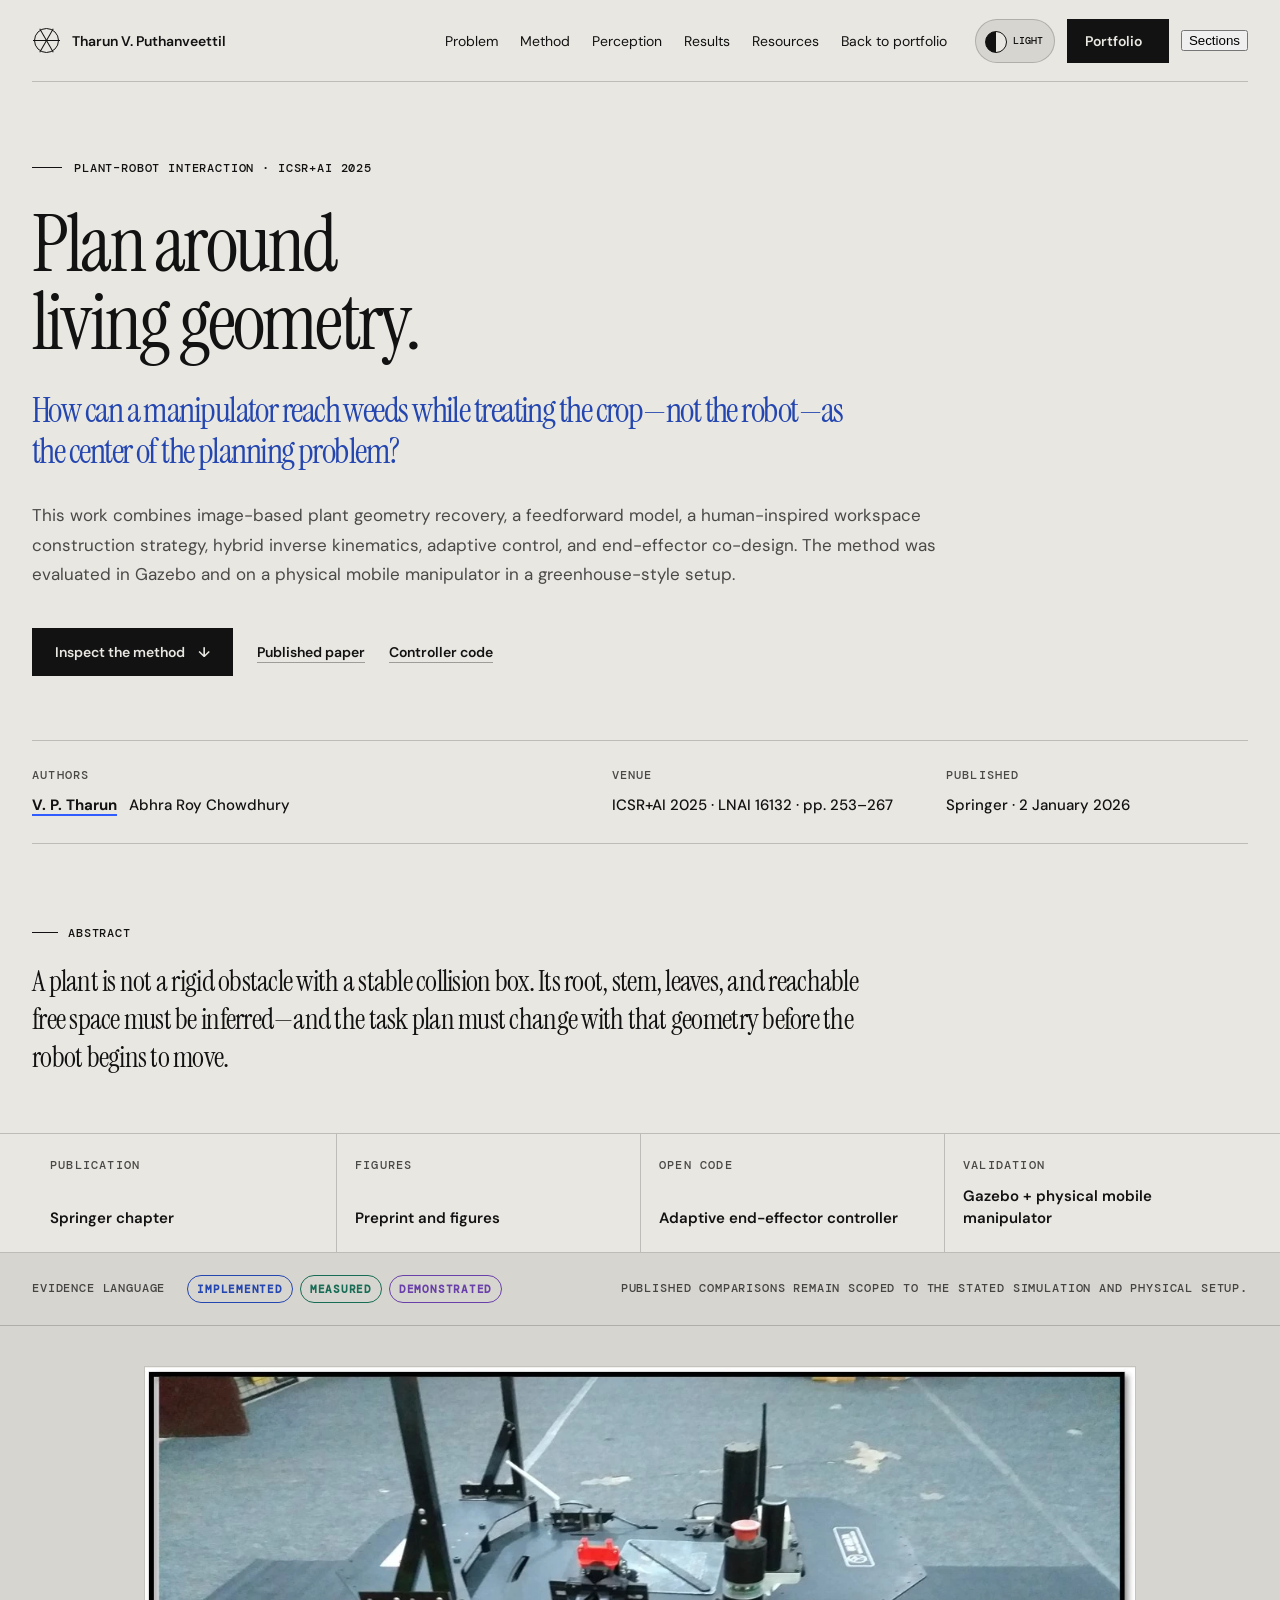
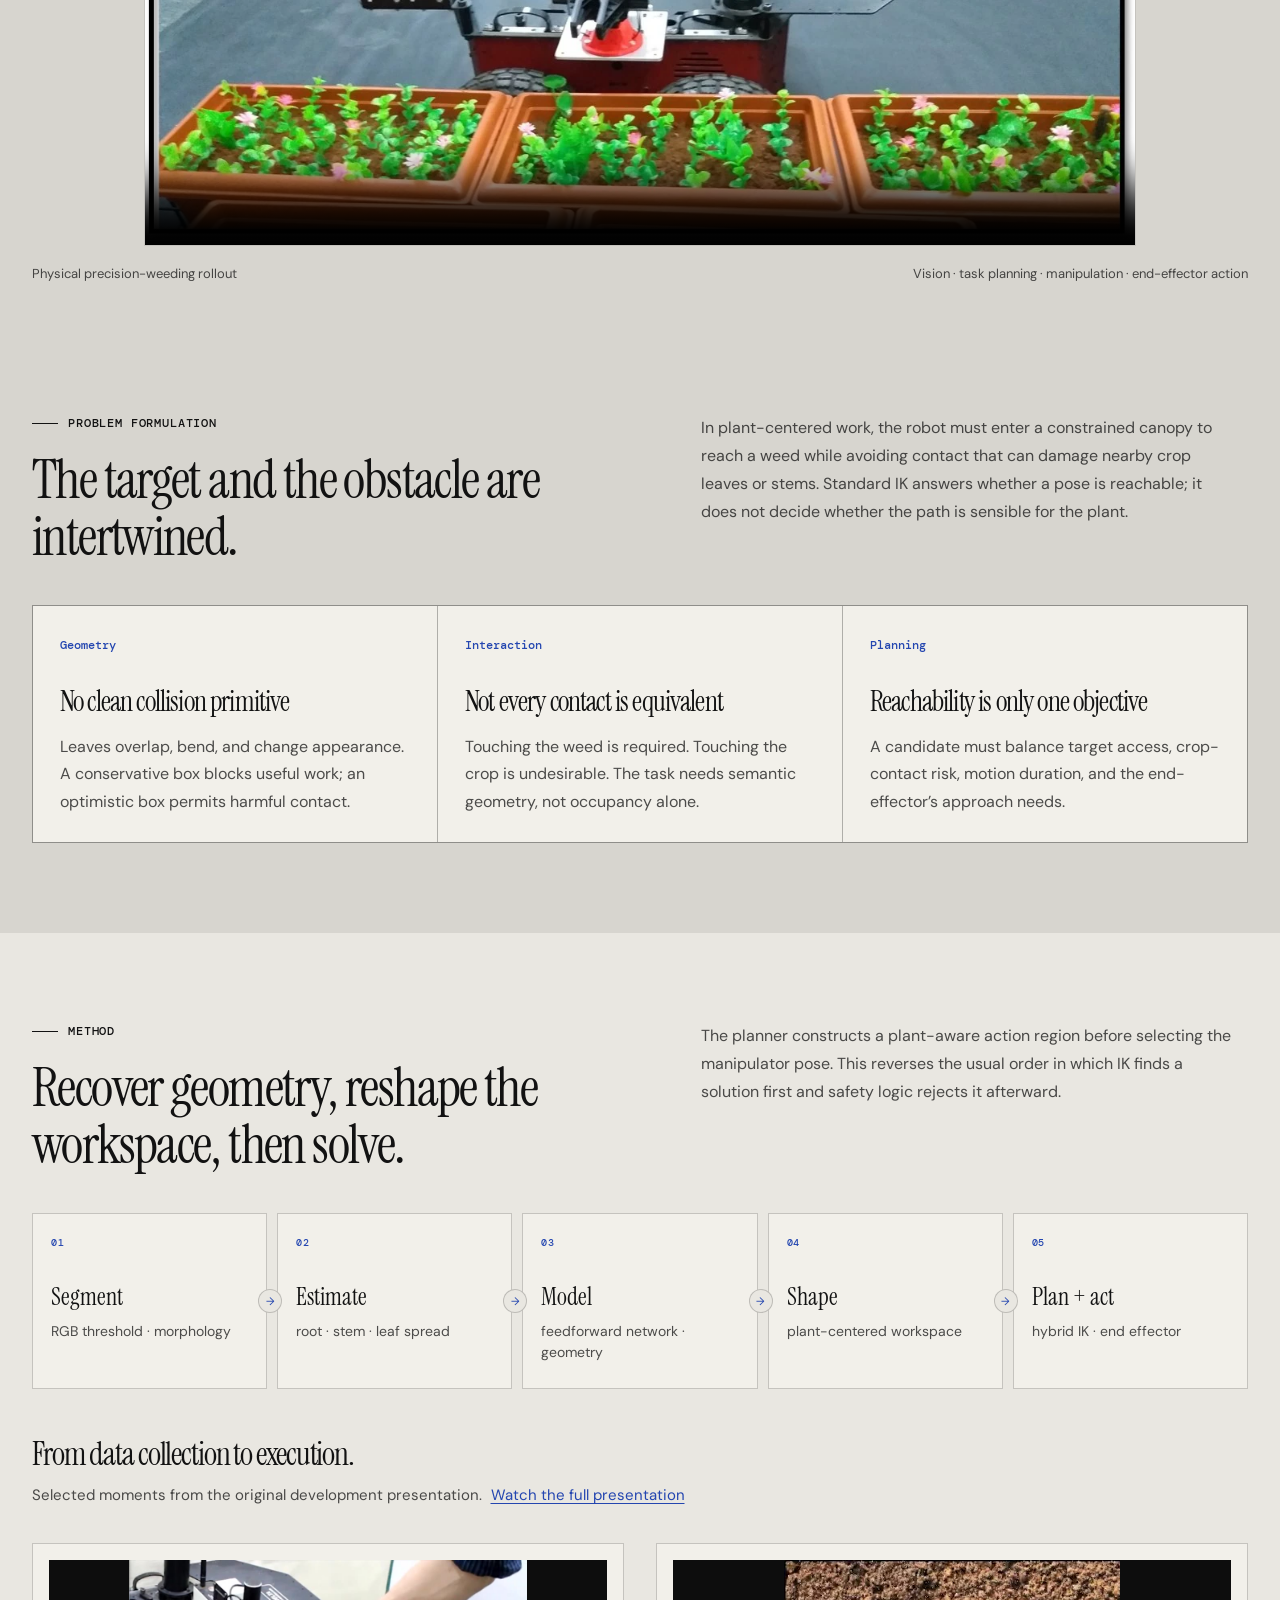
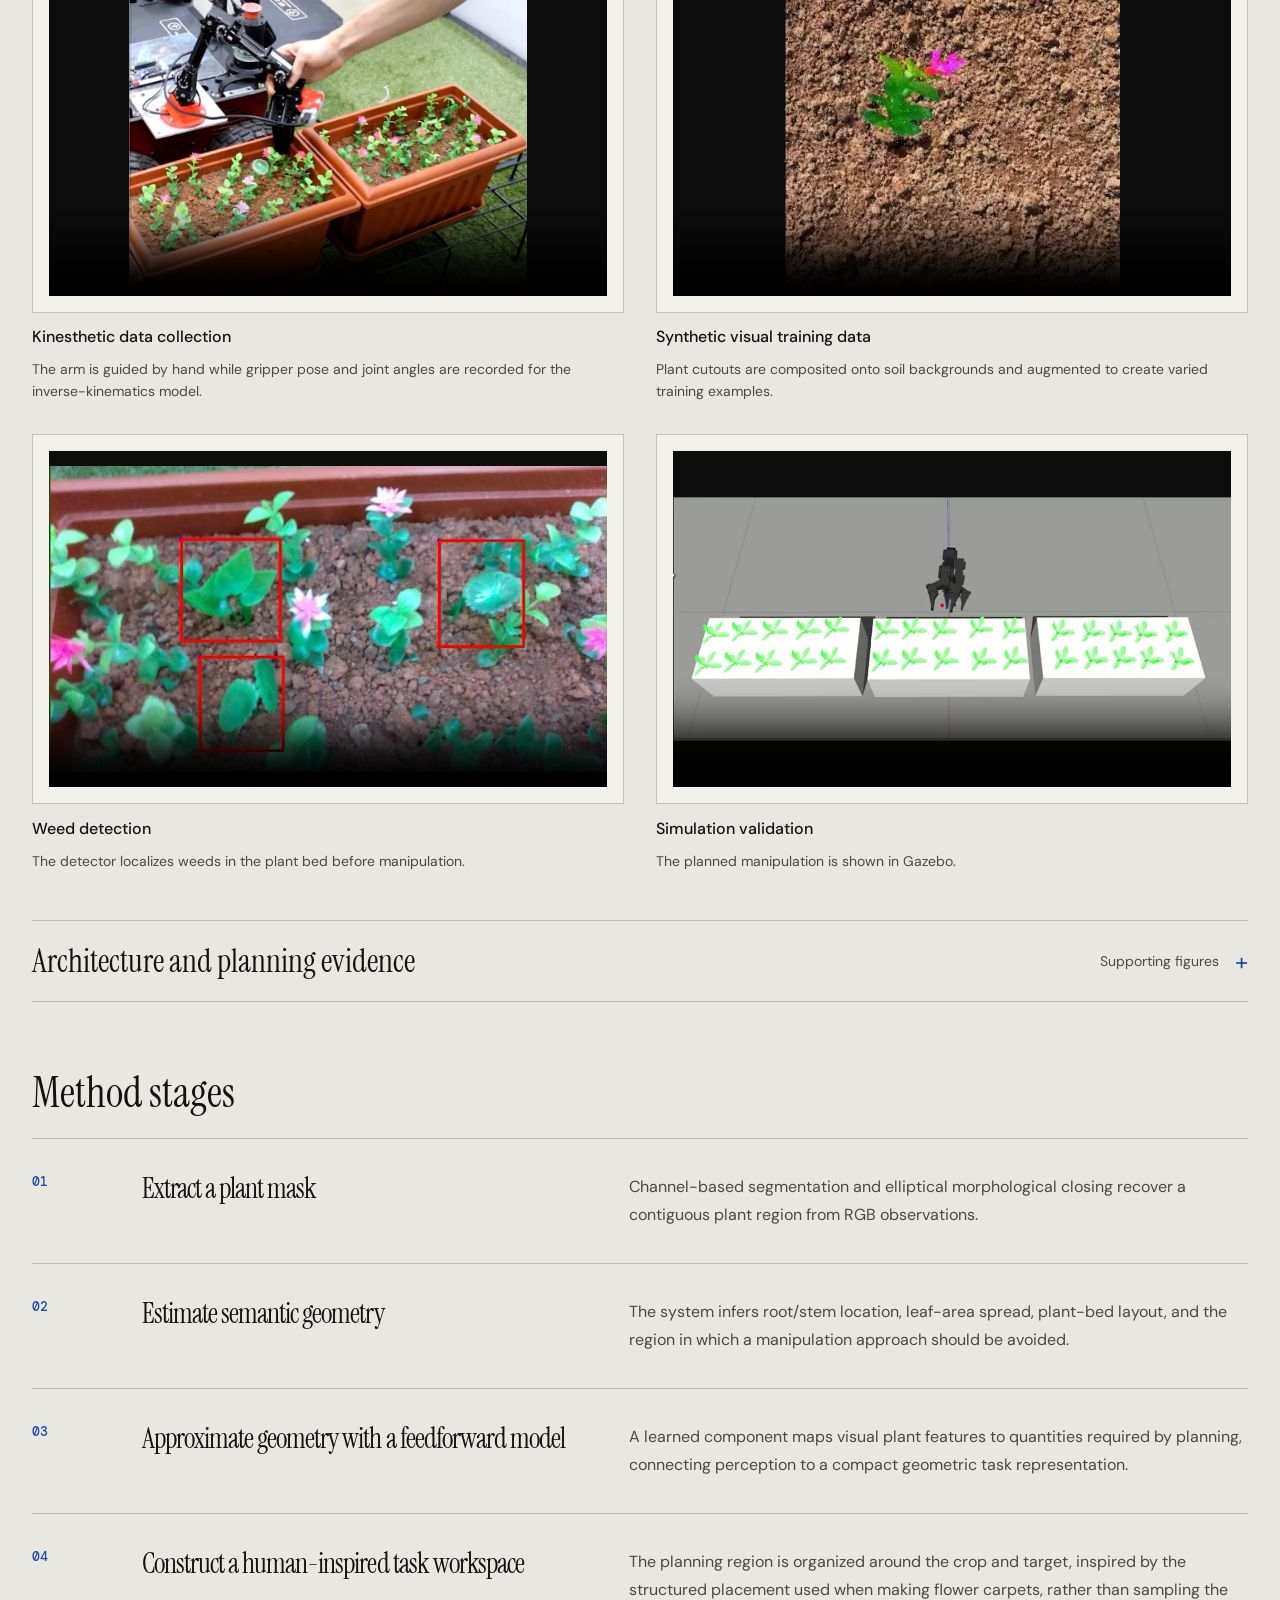
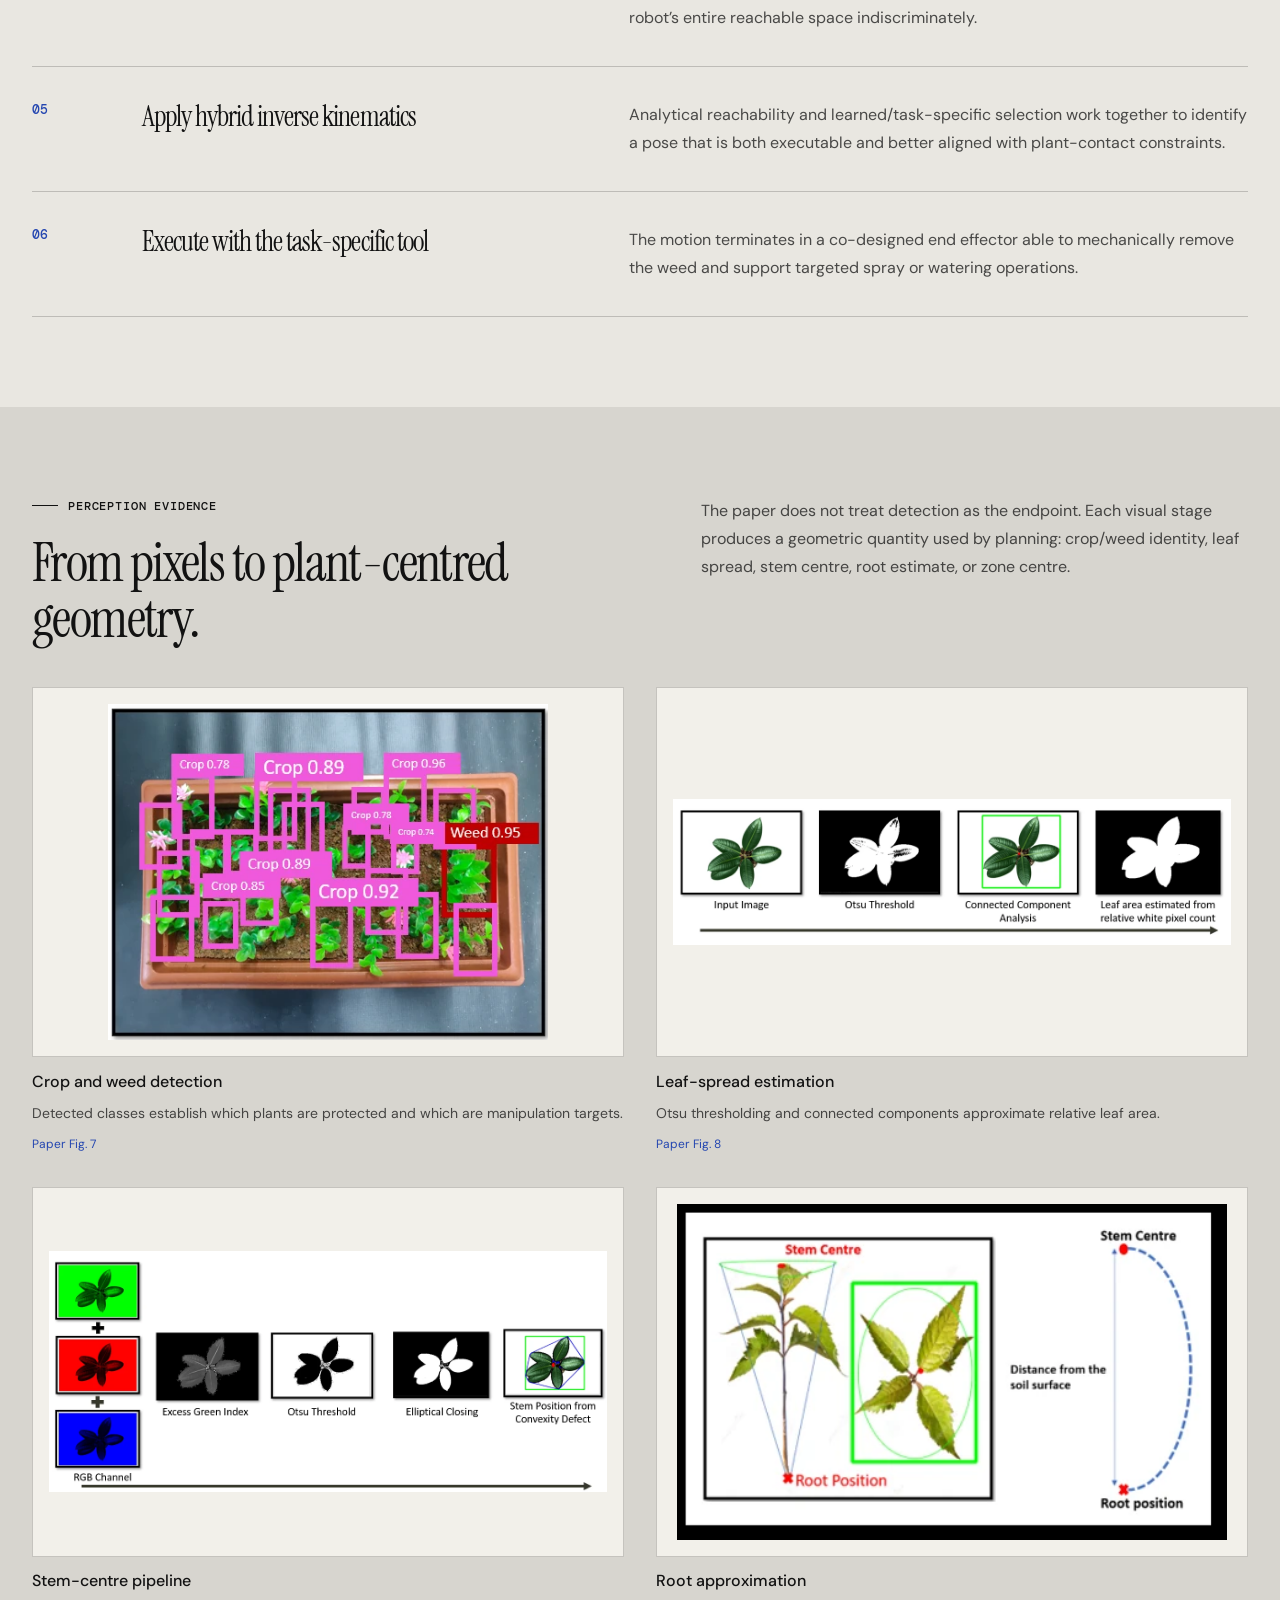
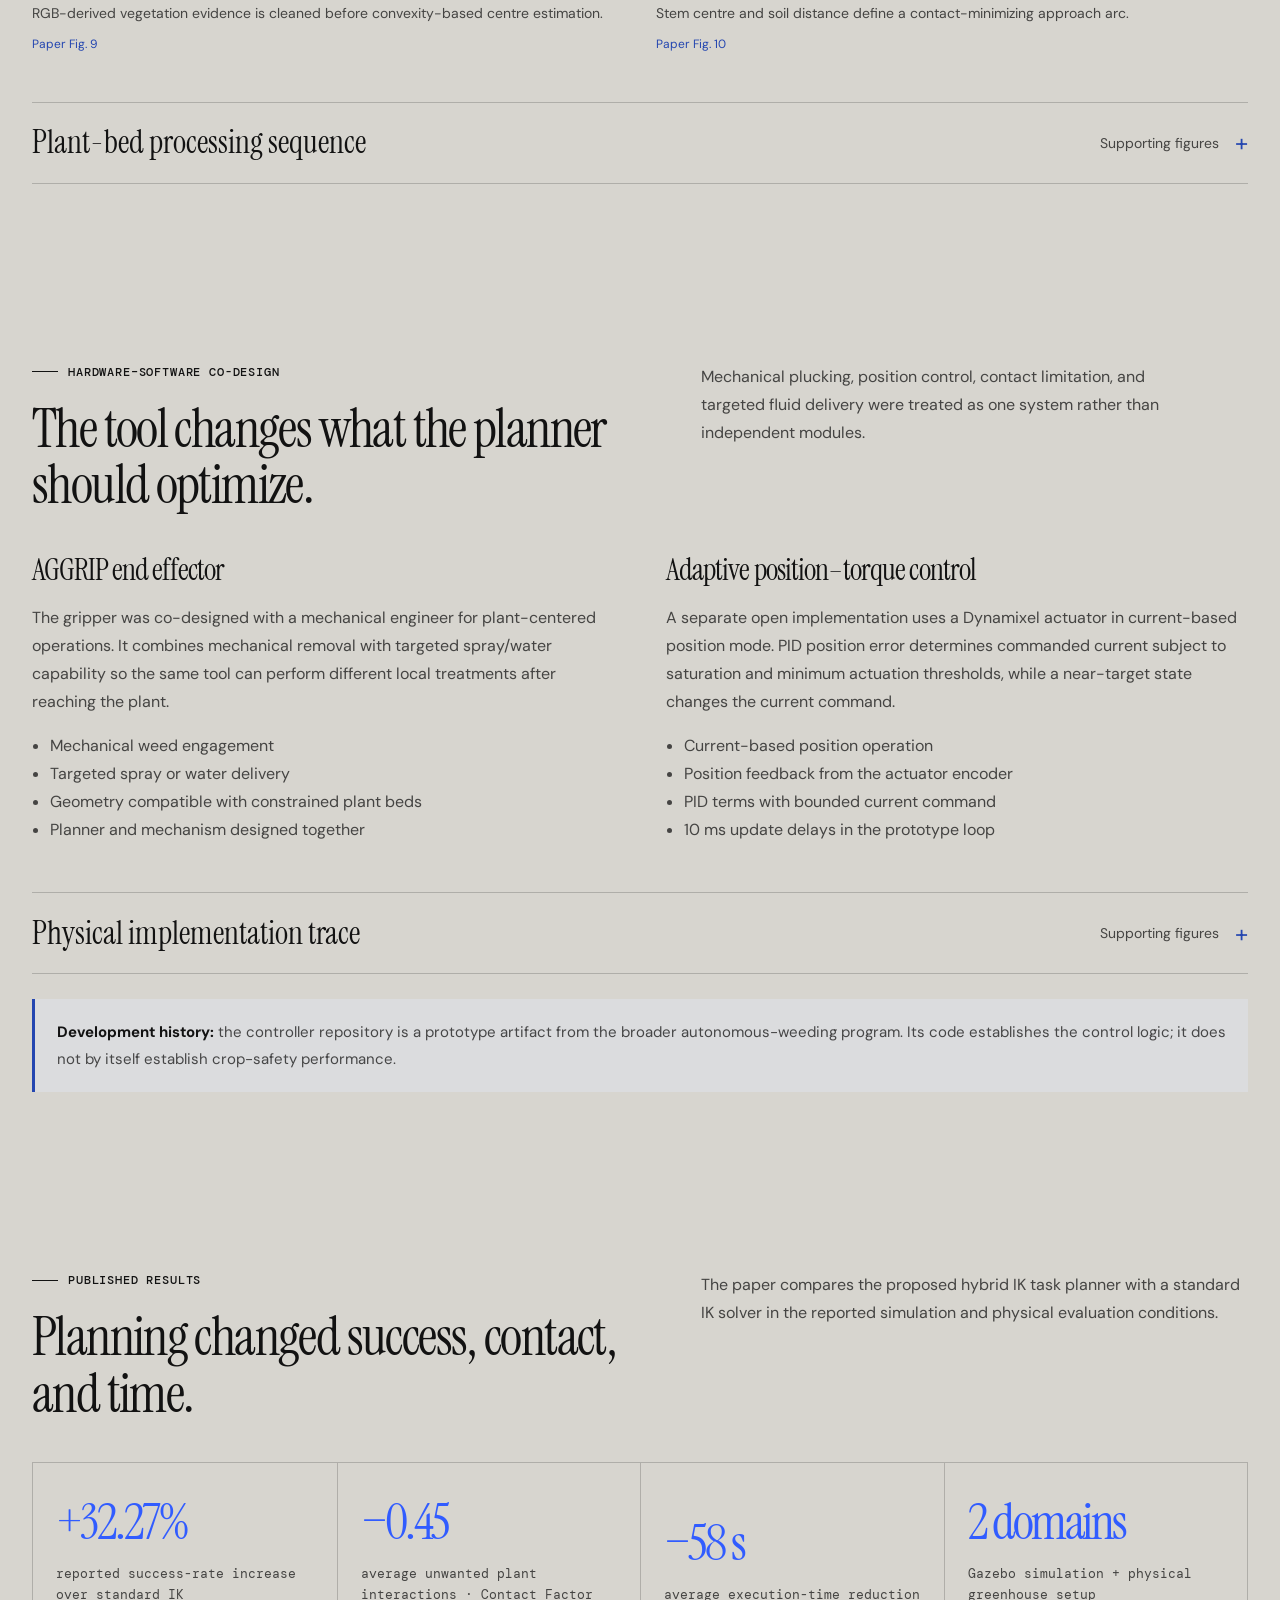
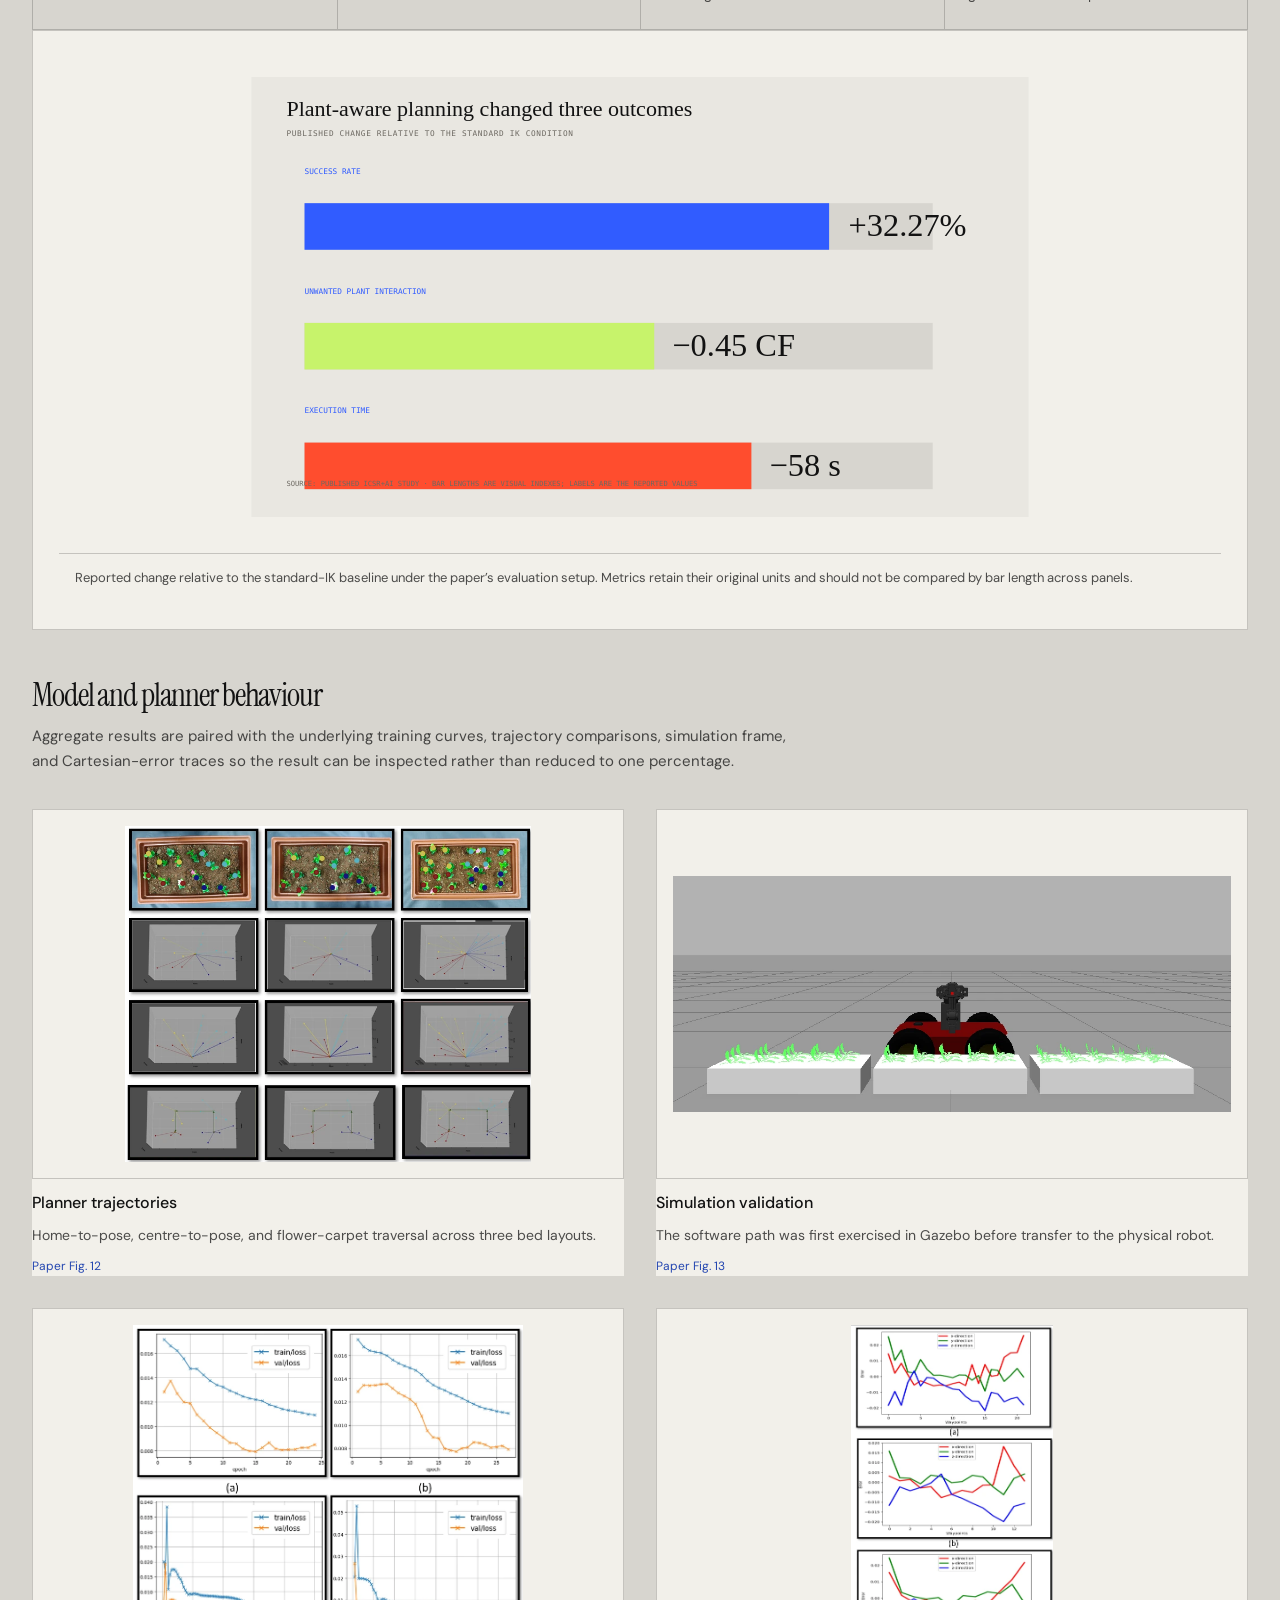
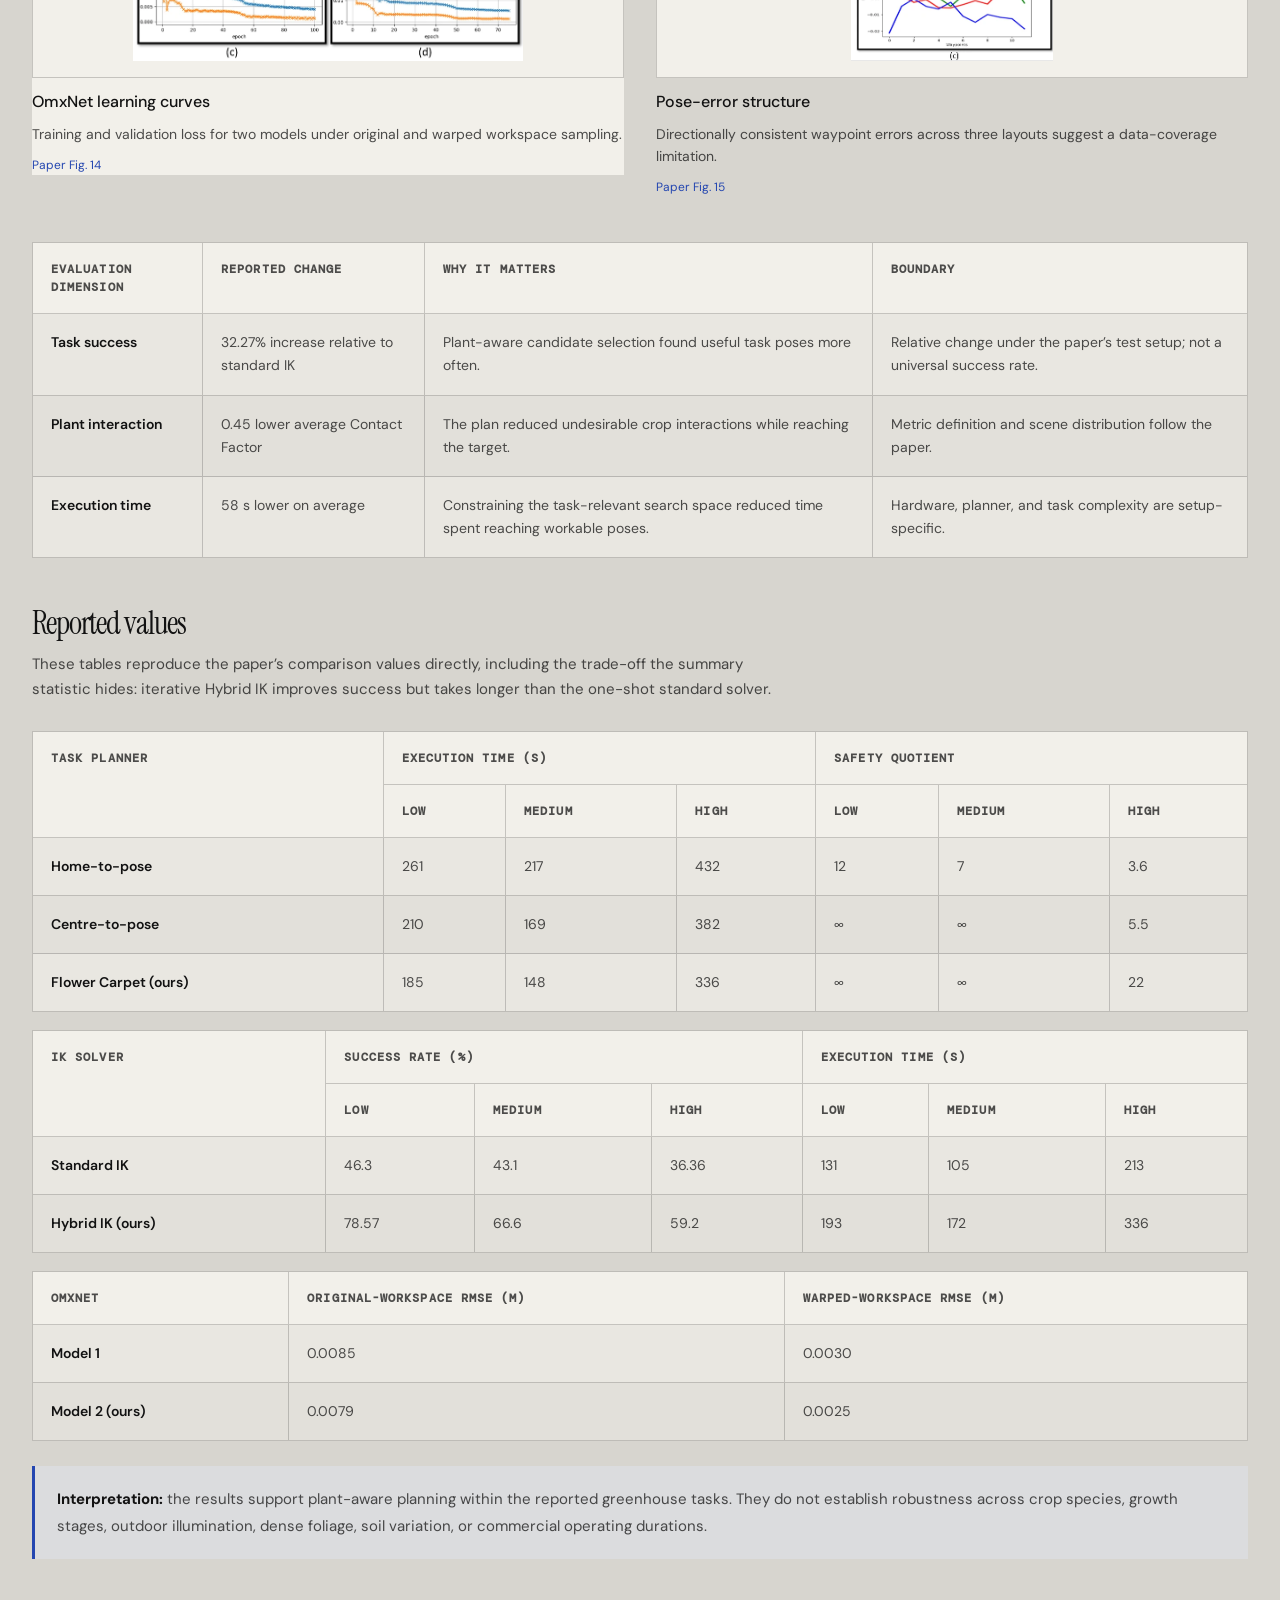
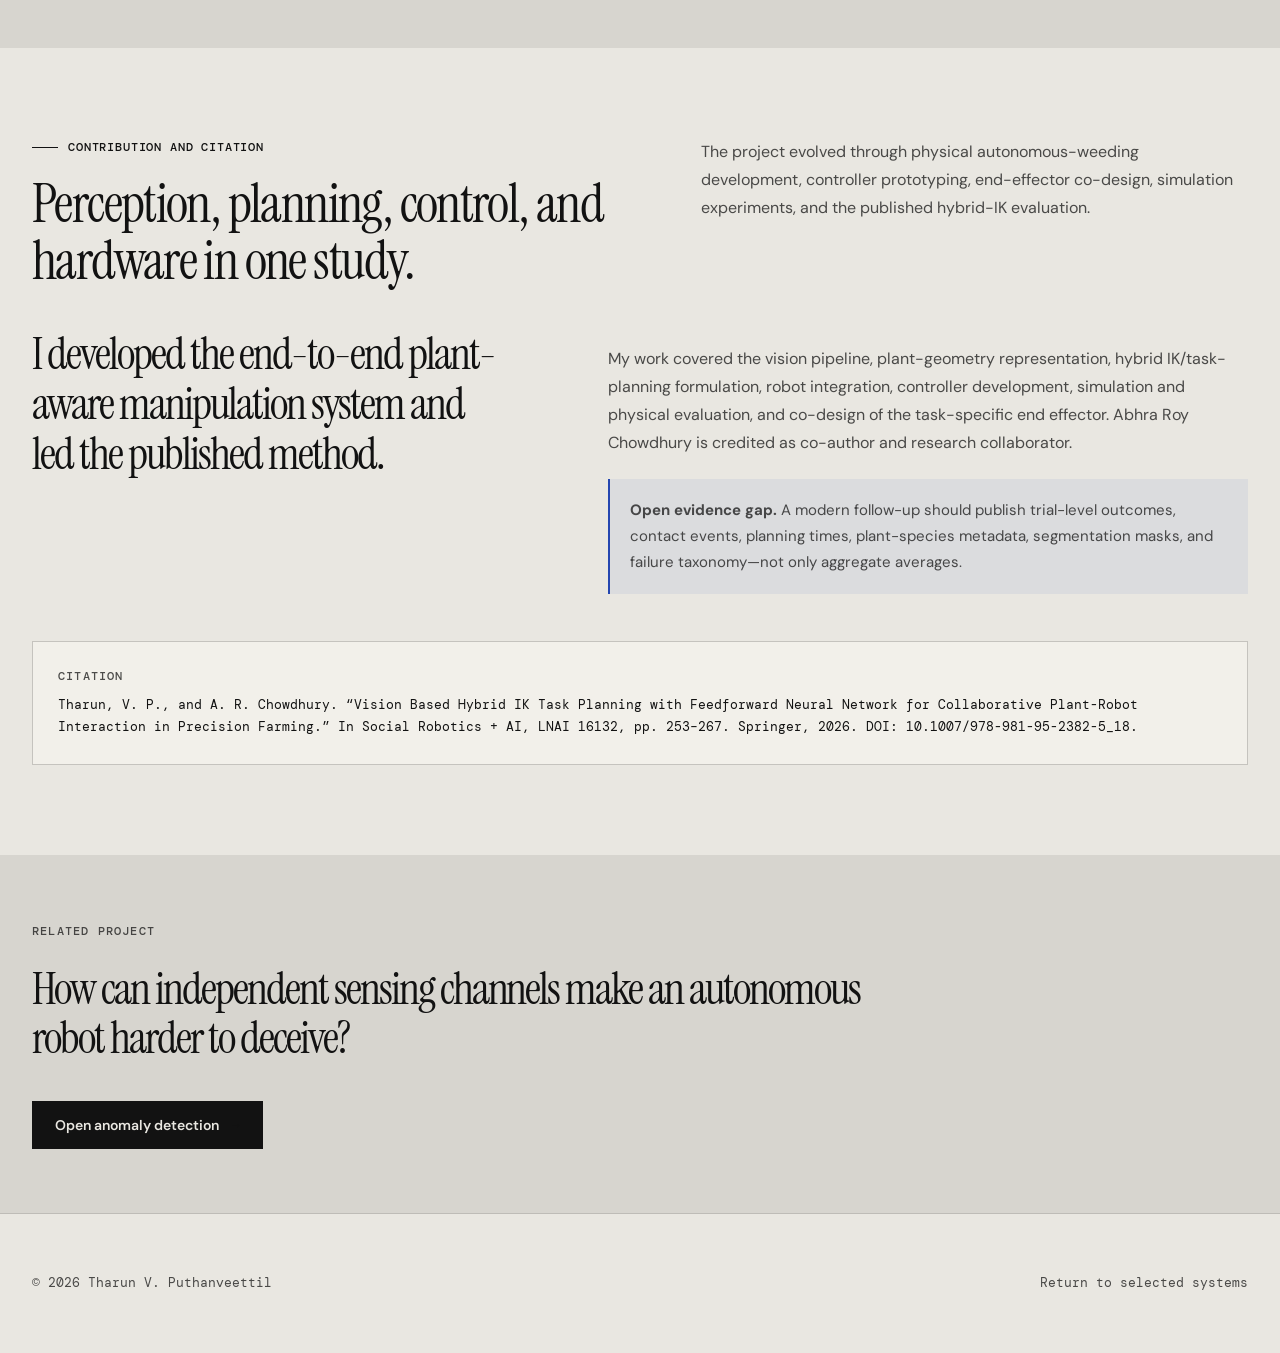
<file: projects/precision-weeding/index.html>
<!DOCTYPE html>
<html lang="en"><head><meta charset="utf-8"><meta name="viewport" content="width=device-width, initial-scale=1">
<script>(() => { try { const saved = localStorage.getItem('tvp-theme'); document.documentElement.dataset.theme = saved || (matchMedia('(prefers-color-scheme: dark)').matches ? 'dark' : 'light'); } catch (_) {} })();</script><meta name="description" content="Vision-based hybrid inverse kinematics and task planning for collaborative plant–robot interaction in precision farming, including geometry recovery, workspace shaping, safe control and end-effector co-design.">
<title>Vision-Guided Precision Weeding · Tharun V. Puthanveettil</title><link rel="stylesheet" href="../project.css?v=20261124-media"><script src="../project.js?v=20261124-media" defer></script><script src="../../theme.js?v=20260925-research-map" defer></script><link rel="stylesheet" href="/responsive.css?v=20261128-layout"><script src="/responsive.js?v=20261128-layout" defer></script></head>
<body><a class="skip-link" href="#main">Skip to content</a><header class="project-header" data-responsive-header=""><a class="project-header__identity" href="../../"><span class="identity-mark" aria-hidden="true"><i></i><i></i><i></i></span><span>Tharun V. Puthanveettil</span></a><nav aria-label="Case study sections" id="case-sections"><a href="#problem">Problem</a><a href="#method">Method</a><a href="#perception">Perception</a><a href="#results">Results</a><a href="#resources">Resources</a><a href="../../#work" class="responsive-only">Back to portfolio</a></nav><div class="project-header__actions"><button class="theme-toggle" type="button" data-theme-toggle="" data-theme="light" aria-label="Switch to dark theme" aria-pressed="false"><span aria-hidden="true"></span></button><a class="back-link" href="../../#work">Portfolio <span></span></a><button type="button" class="responsive-menu-toggle" data-responsive-toggle="" aria-controls="case-sections" aria-expanded="false" aria-label="Case study sections">Sections</button></div></header>
<main id="main"><section class="project-hero"><p class="project-kicker">Plant–robot interaction · ICSR+AI 2025</p><h1>Plan around<br>living geometry.</h1><p class="project-question">How can a manipulator reach weeds while treating the crop—not the robot—as the center of the planning problem?</p><p class="hero-summary">This work combines image-based plant geometry recovery, a feedforward model, a human-inspired workspace construction strategy, hybrid inverse kinematics, adaptive control, and end-effector co-design. The method was evaluated in Gazebo and on a physical mobile manipulator in a greenhouse-style setup.</p><div class="hero-links"><a class="button" href="#method">Inspect the method <span>↓</span></a><a class="text-link" href="https://doi.org/10.1007/978-981-95-2382-5_18">Published paper </a><a class="text-link" href="https://github.com/tvpian/Position_Based_Torque_Controller_for_Safe_Robotic_Weeding">Controller code </a></div></section>
<section class="publication-strip"><div><span>Authors</span><div class="author-list"><span class="self">V. P. Tharun</span><span>Abhra Roy Chowdhury</span></div></div><div><span>Venue</span><strong>ICSR+AI 2025 · LNAI 16132 · pp. 253–267</strong></div><div><span>Published</span><strong>Springer · 2 January 2026</strong></div></section>
<section class="paper-abstract"><p class="eyebrow">Abstract</p><p>A plant is not a rigid obstacle with a stable collision box. Its root, stem, leaves, and reachable free space must be inferred—and the task plan must change with that geometry before the robot begins to move.</p></section>
<section class="resource-bar"><a href="https://doi.org/10.1007/978-981-95-2382-5_18"><span>Publication</span>Springer chapter </a><a href="https://www.researchgate.net/publication/399369200_Vision_Based_Hybrid_IK_Task_Planning_with_Feedforward_Neural_Network_for_Collaborative_Plant-Robot_Interaction_in_Precision_Farming"><span>Figures</span>Preprint and figures </a><a href="https://github.com/tvpian/Position_Based_Torque_Controller_for_Safe_Robotic_Weeding"><span>Open code</span>Adaptive end-effector controller </a><div><span>Validation</span>Gazebo + physical mobile manipulator</div></section>
<aside class="claim-key" aria-label="Claim maturity used on this page"><span>Evidence language</span><div><i class="evidence-badge implemented">Implemented</i><i class="evidence-badge measured">Measured</i><i class="evidence-badge demonstrated">Demonstrated</i></div><p>Published comparisons remain scoped to the stated simulation and physical setup.</p></aside>
<section class="project-media media-natural"><div class="case-lead-media"><video muted loop playsinline="playsinline" preload="metadata" poster="../assets/weeding/physical-platform.webp" controls="controls"><source src="../../imgs/autonomous_weeding.mp4" type="video/mp4"></source></video></div><div class="media-caption"><span>Physical precision-weeding rollout</span><span>Vision · task planning · manipulation · end-effector action</span></div></section>

<section class="project-section dark" id="problem"><div class="section-heading"><div><p class="eyebrow">Problem formulation</p><h2>The target and the obstacle are intertwined.</h2></div><p>In plant-centered work, the robot must enter a constrained canopy to reach a weed while avoiding contact that can damage nearby crop leaves or stems. Standard IK answers whether a pose is reachable; it does not decide whether the path is sensible for the plant.</p></div>
<div class="method-grid"><article><span class="number">Geometry</span><h3>No clean collision primitive</h3><p>Leaves overlap, bend, and change appearance. A conservative box blocks useful work; an optimistic box permits harmful contact.</p></article><article><span class="number">Interaction</span><h3>Not every contact is equivalent</h3><p>Touching the weed is required. Touching the crop is undesirable. The task needs semantic geometry, not occupancy alone.</p></article><article><span class="number">Planning</span><h3>Reachability is only one objective</h3><p>A candidate must balance target access, crop-contact risk, motion duration, and the end-effector’s approach needs.</p></article></div></section>

<section class="project-section" id="method"><div class="section-heading"><div><p class="eyebrow">Method</p><h2>Recover geometry, reshape the workspace, then solve.</h2></div><p>The planner constructs a plant-aware action region before selecting the manipulator pose. This reverses the usual order in which IK finds a solution first and safety logic rejects it afterward.</p></div>
<div class="architecture"><div><span>01</span><strong>Segment</strong><small>RGB threshold · morphology</small></div><div><span>02</span><strong>Estimate</strong><small>root · stem · leaf spread</small></div><div><span>03</span><strong>Model</strong><small>feedforward network · geometry</small></div><div><span>04</span><strong>Shape</strong><small>plant-centered workspace</small></div><div><span>05</span><strong>Plan + act</strong><small>hybrid IK · end effector</small></div></div>
<div class="figure-deck presentation-excerpts" id="demonstrations">
  <div class="figure-deck__heading">
    <h3>From data collection to execution.</h3>
    <p>Selected moments from the original development presentation. <a class="presentation-source" href="https://drive.google.com/file/d/1IvKSo8U6aEWXKw8ucpV-9Hd1IqdPomFb/view?usp=sharing" target="_blank" rel="noopener">Watch the full presentation</a></p>
  </div>
  <div class="evidence-gallery">
    <figure>
      <div class="image-stage"><video controls muted playsinline preload="metadata" data-manual-play poster="../assets/weeding/presentation/kinesthetic-data-collection.jpg" aria-label="Kinesthetic workspace data collection for the inverse-kinematics model"><source src="../assets/weeding/presentation/kinesthetic-data-collection.mp4" type="video/mp4"></source></video></div>
      <figcaption><strong>Kinesthetic data collection</strong>The arm is guided by hand while gripper pose and joint angles are recorded for the inverse-kinematics model.</figcaption>
    </figure>
    <figure>
      <div class="image-stage"><video controls muted playsinline preload="metadata" data-manual-play poster="../assets/weeding/presentation/synthetic-data-generation.jpg" aria-label="Animated synthetic plant training examples with image augmentation"><source src="../assets/weeding/presentation/synthetic-data-generation.mp4" type="video/mp4"></source></video></div>
      <figcaption><strong>Synthetic visual training data</strong>Plant cutouts are composited onto soil backgrounds and augmented to create varied training examples.</figcaption>
    </figure>
    <figure>
      <div class="image-stage"><video controls muted playsinline preload="metadata" data-manual-play poster="../assets/weeding/presentation/weed-detection.jpg" aria-label="Weed detections in the experimental plant bed"><source src="../assets/weeding/presentation/weed-detection.mp4" type="video/mp4"></source></video></div>
      <figcaption><strong>Weed detection</strong>The detector localizes weeds in the plant bed before manipulation.</figcaption>
    </figure>
    <figure>
      <div class="image-stage"><video controls muted playsinline preload="metadata" data-manual-play poster="../assets/weeding/presentation/gazebo-validation.jpg" aria-label="Precision-weeding manipulation in Gazebo"><source src="../assets/weeding/presentation/gazebo-validation.mp4" type="video/mp4"></source></video></div>
      <figcaption><strong>Simulation validation</strong>The planned manipulation is shown in Gazebo.</figcaption>
    </figure>
  </div>
</div>
<details class="figure-deck media-sequence"><summary><h3>Architecture and planning evidence</h3><span class="media-sequence-hint">Supporting figures</span></summary><div class="figure-deck__heading"><p>The figures below are extracted directly from the paper at their native proportions. Select any figure to inspect the full-resolution version.</p></div><div class="evidence-gallery">
<figure class="wide-side"><div class="image-stage"><img src="../assets/weeding/system-architecture.webp" alt="Published architecture connecting plant-image perception, root and spread estimation, workspace extraction, hybrid inverse kinematics and the flower-carpet planner" loading="lazy" width="563" height="402"></div><figcaption><strong>System architecture</strong>Vision and manipulation branches meet at the Hybrid IK controller. <span class="figure-source">Paper Fig. 2</span></figcaption></figure>
<figure class="narrow tall"><div class="image-stage"><img src="../assets/weeding/hybrid-ik-controller.webp" alt="Published flowchart of the iterative hybrid inverse-kinematics controller" loading="lazy" width="408" height="680"></div><figcaption><strong>Hybrid IK controller</strong>Iterative target comparison, neural prediction and standard-IK fallback. <span class="figure-source">Paper Fig. 3</span></figcaption></figure>
<figure><div class="image-stage"><img src="../assets/weeding/workspace-original.webp" alt="Original manipulator workspace shown as a three-dimensional point distribution" loading="lazy" width="707" height="742"></div><figcaption><strong>Original workspace</strong>Uncurated reachable samples before task-specific warping. <span class="figure-source">Paper Fig. 4a</span></figcaption></figure>
<figure><div class="image-stage"><img src="../assets/weeding/workspace-warped.webp" alt="Warped manipulator workspace concentrated around the task-relevant region" loading="lazy" width="707" height="729"></div><figcaption><strong>Warped workspace</strong>Task-relevant samples reduce ambiguity and singular regions. <span class="figure-source">Paper Fig. 4b</span></figcaption></figure>
<figure><div class="image-stage"><img src="../assets/weeding/omxnet-architecture.webp" alt="OmxNet feedforward neural-network architecture mapping Cartesian coordinates to four joint angles" loading="lazy" width="630" height="393"></div><figcaption><strong>OmxNet</strong>Feedforward mapping from x, y, z to four joint-angle outputs. <span class="figure-source">Paper Fig. 5</span></figcaption></figure>
<figure><div class="image-stage"><img src="../assets/weeding/flower-carpet-concept.webp" alt="Flower-carpet motif divided into four planning zones with store points" loading="lazy" width="661" height="598"></div><figcaption><strong>Human-inspired planning prior</strong>The flower-carpet arrangement motivates zones and reusable store points. <span class="figure-source">Paper Fig. 6a</span></figcaption></figure>
<figure class="wide"><div class="image-stage"><img src="../assets/weeding/flower-carpet-layout.webp" alt="Plant-bed planning layout divided into four zones with intermediate halt points and crop and weed positions" loading="lazy" width="783" height="524"></div><figcaption><strong>Flower-carpet planner</strong>Zone centres become intermediate halt points between the bed centre and individual targets. <span class="figure-source">Paper Fig. 6b</span></figcaption></figure>
</div><button type="button" data-close-media-sequence="">Close gallery</button></details>
<h3 style="margin:70px 0 24px;font:400 42px/1 'Instrument Serif',Georgia,serif">Method stages</h3>
<ol class="stage-list"><li><span>01</span><h3>Extract a plant mask</h3><p>Channel-based segmentation and elliptical morphological closing recover a contiguous plant region from RGB observations.</p></li><li><span>02</span><h3>Estimate semantic geometry</h3><p>The system infers root/stem location, leaf-area spread, plant-bed layout, and the region in which a manipulation approach should be avoided.</p></li><li><span>03</span><h3>Approximate geometry with a feedforward model</h3><p>A learned component maps visual plant features to quantities required by planning, connecting perception to a compact geometric task representation.</p></li><li><span>04</span><h3>Construct a human-inspired task workspace</h3><p>The planning region is organized around the crop and target, inspired by the structured placement used when making flower carpets, rather than sampling the robot’s entire reachable space indiscriminately.</p></li><li><span>05</span><h3>Apply hybrid inverse kinematics</h3><p>Analytical reachability and learned/task-specific selection work together to identify a pose that is both executable and better aligned with plant-contact constraints.</p></li><li><span>06</span><h3>Execute with the task-specific tool</h3><p>The motion terminates in a co-designed end effector able to mechanically remove the weed and support targeted spray or watering operations.</p></li></ol></section>

<section class="project-section deep" id="perception"><div class="section-heading"><div><p class="eyebrow">Perception evidence</p><h2>From pixels to plant-centred geometry.</h2></div><p>The paper does not treat detection as the endpoint. Each visual stage produces a geometric quantity used by planning: crop/weed identity, leaf spread, stem centre, root estimate, or zone centre.</p></div>
<div class="evidence-gallery">
<figure><div class="image-stage"><img src="../assets/weeding/yolor-detection.webp" alt="YoloR detections identifying crops and weeds in a plant bed" loading="lazy" width="479" height="365"></div><figcaption><strong>Crop and weed detection</strong>Detected classes establish which plants are protected and which are manipulation targets. <span class="figure-source">Paper Fig. 7</span></figcaption></figure>
<figure><div class="image-stage"><img src="../assets/weeding/leaf-area-pipeline.webp" alt="Leaf-area estimation sequence from plant image through thresholding and connected-component analysis" loading="lazy" width="1216" height="318"></div><figcaption><strong>Leaf-spread estimation</strong>Otsu thresholding and connected components approximate relative leaf area. <span class="figure-source">Paper Fig. 8</span></figcaption></figure>
<figure class="wide"><div class="image-stage"><img src="../assets/weeding/stem-centre-pipeline.webp" alt="Stem-centre detection sequence using RGB channels, excess green index, thresholding, elliptical closing and convexity defects" loading="lazy" width="1235" height="534"></div><figcaption><strong>Stem-centre pipeline</strong>RGB-derived vegetation evidence is cleaned before convexity-based centre estimation. <span class="figure-source">Paper Fig. 9</span></figcaption></figure>
<figure><div class="image-stage"><img src="../assets/weeding/root-detection.webp" alt="Root estimation geometry relating stem centre to the soil surface" loading="lazy" width="447" height="273"></div><figcaption><strong>Root approximation</strong>Stem centre and soil distance define a contact-minimizing approach arc. <span class="figure-source">Paper Fig. 10</span></figcaption></figure>
</div><details class="figure-deck media-sequence"><summary><h3>Plant-bed processing sequence</h3><span class="media-sequence-hint">Supporting figures</span></summary><div class="evidence-gallery"><figure><div class="image-stage"><img src="../assets/weeding/plant-bed.webp" alt="Original top-down image of the experimental plant bed" loading="lazy" width="306" height="264"></div><figcaption><strong>Plant-bed input</strong>Top-down observation before vegetation-index processing. <span class="figure-source">Paper Fig. 11a</span></figcaption></figure>
<figure class="third"><div class="image-stage dark-stage"><img src="../assets/weeding/threshold-mask.webp" alt="Thresholded binary mask of plants in the bed" loading="lazy" width="299" height="257"></div><figcaption><strong>Threshold mask</strong>Vegetation separated from the bed. <span class="figure-source">Fig. 11b</span></figcaption></figure>
<figure class="third"><div class="image-stage dark-stage"><img src="../assets/weeding/dilation-output.webp" alt="Dilated plant mask joining fragmented plant regions" loading="lazy" width="299" height="258"></div><figcaption><strong>Dilation</strong>Fragmented regions are consolidated. <span class="figure-source">Fig. 11c</span></figcaption></figure>
<figure class="third"><div class="image-stage"><img src="../assets/weeding/contour-centroids.webp" alt="Plant-bed image with detected contour centroids" loading="lazy" width="301" height="257"></div><figcaption><strong>Contour centroids</strong>Candidate plant positions are localized. <span class="figure-source">Fig. 11d</span></figcaption></figure>
<figure class="wide"><div class="image-stage"><img src="../assets/weeding/zone-centre.webp" alt="Plant-bed image divided into planning zones with detected zone centres" loading="lazy" width="296" height="257"></div><figcaption><strong>Zone-centre extraction</strong>Centroids are grouped into the four planning zones used by the flower-carpet planner. <span class="figure-source">Paper Fig. 11e</span></figcaption></figure>
</div><button type="button" data-close-media-sequence="">Close gallery</button></details></section>

<section class="project-section deep" id="hardware"><div class="section-heading"><div><p class="eyebrow">Hardware–software co-design</p><h2>The tool changes what the planner should optimize.</h2></div><p>Mechanical plucking, position control, contact limitation, and targeted fluid delivery were treated as one system rather than independent modules.</p></div>
<div class="two-col"><div class="prose"><h3>AGGRIP end effector</h3><p>The gripper was co-designed with a mechanical engineer for plant-centered operations. It combines mechanical removal with targeted spray/water capability so the same tool can perform different local treatments after reaching the plant.</p><ul><li>Mechanical weed engagement</li><li>Targeted spray or water delivery</li><li>Geometry compatible with constrained plant beds</li><li>Planner and mechanism designed together</li></ul></div><div class="prose"><h3>Adaptive position–torque control</h3><p>A separate open implementation uses a Dynamixel actuator in current-based position mode. PID position error determines commanded current subject to saturation and minimum actuation thresholds, while a near-target state changes the current command.</p><ul><li>Current-based position operation</li><li>Position feedback from the actuator encoder</li><li>PID terms with bounded current command</li><li>10 ms update delays in the prototype loop</li></ul></div></div>
<details class="figure-deck media-sequence"><summary><h3>Physical implementation trace</h3><span class="media-sequence-hint">Supporting figures</span></summary><div class="figure-deck__heading"><p>The rollout video contains more than a final demonstration. These timestamped frames expose the cell geometry, task staging, target approach, local alignment, tool action, retraction, and transition to the next plant.</p></div><div class="evidence-gallery">
<figure class="wide"><div class="image-stage dark-stage"><video muted loop playsinline="playsinline" preload="metadata" controls="controls"><source src="../../imgs/aggrip.mp4" type="video/mp4"></source></video></div><figcaption><strong>AGGRIP mechanism development</strong>CAD motion study of the task-specific gripping and treatment mechanism. <span class="figure-source">Design video · 00:00–00:08</span></figcaption></figure>
<figure class="third"><div class="image-stage"><img src="../assets/weeding/rollout-01-cell-context.webp" alt="Wide view of the mobile manipulator and three physical plant beds before task execution" loading="lazy" width="900" height="506"></div><figcaption><strong>Cell and task context</strong>Manipulator, sensing mast, tool and three plant beds are visible together. <span class="figure-source">Rollout · 00:00.5</span></figcaption></figure>
<figure class="third"><div class="image-stage"><img src="../assets/weeding/rollout-02-task-approach.webp" alt="Manipulator moving from its staging region toward the centre plant bed" loading="lazy" width="900" height="506"></div><figcaption><strong>Task approach</strong>Arm leaves the staging region and enters the selected bed. <span class="figure-source">Rollout · 00:05.5</span></figcaption></figure>
<figure class="third"><div class="image-stage"><img src="../assets/weeding/rollout-03-target-alignment.webp" alt="Manipulator aligning its end effector above a target plant in the centre bed" loading="lazy" width="900" height="506"></div><figcaption><strong>Target alignment</strong>The wrist and tool are oriented locally above the selected plant. <span class="figure-source">Rollout · 00:09.5</span></figcaption></figure>
<figure class="third"><div class="image-stage"><img src="../assets/weeding/rollout-04-end-effector-action.webp" alt="End effector positioned at the target during the local plant operation" loading="lazy" width="900" height="506"></div><figcaption><strong>Tool action</strong>The task-specific end effector executes at plant level. <span class="figure-source">Rollout · 00:13.5</span></figcaption></figure>
<figure class="third"><div class="image-stage"><img src="../assets/weeding/rollout-05-retraction.webp" alt="Manipulator retracting from the plant bed after the local operation" loading="lazy" width="900" height="506"></div><figcaption><strong>Retraction</strong>The controller clears the canopy before the next transfer. <span class="figure-source">Rollout · 00:19.5</span></figcaption></figure>
<figure class="third"><div class="image-stage"><img src="../assets/weeding/rollout-06-next-task.webp" alt="Manipulator returned toward its staging region before the next plant task" loading="lazy" width="900" height="506"></div><figcaption><strong>Task transition</strong>The arm returns toward a safe intermediate configuration. <span class="figure-source">Rollout · 00:27.0</span></figcaption></figure>
</div><button type="button" data-close-media-sequence="">Close gallery</button></details>
<div class="evidence-note"><strong>Development history:</strong> the controller repository is a prototype artifact from the broader autonomous-weeding program. Its code establishes the control logic; it does not by itself establish crop-safety performance.</div></section>

<section class="project-section dark" id="results"><div class="section-heading"><div><p class="eyebrow">Published results</p><h2>Planning changed success, contact, and time.</h2></div><p>The paper compares the proposed hybrid IK task planner with a standard IK solver in the reported simulation and physical evaluation conditions.</p></div>
<div class="stat-strip"><div><strong>+32.27%</strong><span>reported success-rate increase over standard IK</span></div><div><strong>−0.45</strong><span>average unwanted plant interactions · Contact Factor</span></div><div><strong>−58 s</strong><span>average execution-time reduction</span></div><div><strong>2 domains</strong><span>Gazebo simulation + physical greenhouse setup</span></div></div>
<figure class="chart evidence-figure research-figure"><img src="../generated/weeding-results.svg" alt="Published comparison of hybrid inverse kinematics against standard inverse kinematics for success, unwanted plant interaction, and execution time" loading="lazy"><figcaption>Reported change relative to the standard-IK baseline under the paper’s evaluation setup. Metrics retain their original units and should not be compared by bar length across panels.</figcaption></figure>
<div class="figure-deck"><div class="figure-deck__heading"><h3>Model and planner behaviour</h3><p>Aggregate results are paired with the underlying training curves, trajectory comparisons, simulation frame, and Cartesian-error traces so the result can be inspected rather than reduced to one percentage.</p></div><div class="evidence-gallery">
<figure><div class="image-stage"><img src="../assets/weeding/planner-trajectories.webp" alt="Comparison of manipulator trajectories for three planners across low, medium and high plant-density layouts" loading="lazy" width="779" height="644"></div><figcaption><strong>Planner trajectories</strong>Home-to-pose, centre-to-pose, and flower-carpet traversal across three bed layouts. <span class="figure-source">Paper Fig. 12</span></figcaption></figure>
<figure><div class="image-stage"><img src="../assets/weeding/gazebo-simulation.webp" alt="Gazebo simulation of the agricultural mobile manipulator working across three plant beds" loading="lazy" width="1000" height="423"></div><figcaption><strong>Simulation validation</strong>The software path was first exercised in Gazebo before transfer to the physical robot. <span class="figure-source">Paper Fig. 13</span></figcaption></figure>
<figure><div class="image-stage"><img src="../assets/weeding/omxnet-training.webp" alt="Four training and validation loss plots for two OmxNet variants on original and warped workspaces" loading="lazy" width="809" height="697"></div><figcaption><strong>OmxNet learning curves</strong>Training and validation loss for two models under original and warped workspace sampling. <span class="figure-source">Paper Fig. 14</span></figcaption></figure>
<figure class="tall"><div class="image-stage"><img src="../assets/weeding/cartesian-error.webp" alt="Cartesian x, y, z and distance errors between predicted and actual poses for three layouts" loading="lazy" width="455" height="754"></div><figcaption><strong>Pose-error structure</strong>Directionally consistent waypoint errors across three layouts suggest a data-coverage limitation. <span class="figure-source">Paper Fig. 15</span></figcaption></figure>
</div></div>
<div class="research-table-wrap" style="margin-top:45px" tabindex="0" role="region" aria-label="Scrollable research table"><table class="research-table"><thead><tr><th>Evaluation dimension</th><th>Reported change</th><th>Why it matters</th><th>Boundary</th></tr></thead><tbody>
<tr><td>Task success</td><td>32.27% increase relative to standard IK</td><td>Plant-aware candidate selection found useful task poses more often.</td><td>Relative change under the paper’s test setup; not a universal success rate.</td></tr>
<tr><td>Plant interaction</td><td>0.45 lower average Contact Factor</td><td>The plan reduced undesirable crop interactions while reaching the target.</td><td>Metric definition and scene distribution follow the paper.</td></tr>
<tr><td>Execution time</td><td>58 s lower on average</td><td>Constraining the task-relevant search space reduced time spent reaching workable poses.</td><td>Hardware, planner, and task complexity are setup-specific.</td></tr>
</tbody></table></div>
<div class="figure-deck"><div class="figure-deck__heading"><h3>Reported values</h3><p>These tables reproduce the paper’s comparison values directly, including the trade-off the summary statistic hides: iterative Hybrid IK improves success but takes longer than the one-shot standard solver.</p></div>
<div class="research-table-wrap" tabindex="0" role="region" aria-label="Scrollable research table"><table class="research-table"><thead><tr><th rowspan="2">Task planner</th><th colspan="3">Execution time (s)</th><th colspan="3">Safety quotient</th></tr><tr><th>Low</th><th>Medium</th><th>High</th><th>Low</th><th>Medium</th><th>High</th></tr></thead><tbody><tr><td>Home-to-pose</td><td>261</td><td>217</td><td>432</td><td>12</td><td>7</td><td>3.6</td></tr><tr><td>Centre-to-pose</td><td>210</td><td>169</td><td>382</td><td>∞</td><td>∞</td><td>5.5</td></tr><tr><td>Flower Carpet (ours)</td><td>185</td><td>148</td><td>336</td><td>∞</td><td>∞</td><td>22</td></tr></tbody></table></div>
<div class="research-table-wrap" style="margin-top:18px" tabindex="0" role="region" aria-label="Scrollable research table"><table class="research-table"><thead><tr><th rowspan="2">IK solver</th><th colspan="3">Success rate (%)</th><th colspan="3">Execution time (s)</th></tr><tr><th>Low</th><th>Medium</th><th>High</th><th>Low</th><th>Medium</th><th>High</th></tr></thead><tbody><tr><td>Standard IK</td><td>46.3</td><td>43.1</td><td>36.36</td><td>131</td><td>105</td><td>213</td></tr><tr><td>Hybrid IK (ours)</td><td>78.57</td><td>66.6</td><td>59.2</td><td>193</td><td>172</td><td>336</td></tr></tbody></table></div>
<div class="research-table-wrap" style="margin-top:18px" tabindex="0" role="region" aria-label="Scrollable research table"><table class="research-table"><thead><tr><th>OmxNet</th><th>Original-workspace RMSE (m)</th><th>Warped-workspace RMSE (m)</th></tr></thead><tbody><tr><td>Model 1</td><td>0.0085</td><td>0.0030</td></tr><tr><td>Model 2 (ours)</td><td>0.0079</td><td>0.0025</td></tr></tbody></table></div></div>
<div class="evidence-note"><strong>Interpretation:</strong> the results support plant-aware planning within the reported greenhouse tasks. They do not establish robustness across crop species, growth stages, outdoor illumination, dense foliage, soil variation, or commercial operating durations.</div></section>

<section class="project-section" id="resources"><div class="section-heading"><div><p class="eyebrow">Contribution and citation</p><h2>Perception, planning, control, and hardware in one study.</h2></div><p>The project evolved through physical autonomous-weeding development, controller prototyping, end-effector co-design, simulation experiments, and the published hybrid-IK evaluation.</p></div>
<div class="contribution"><blockquote>I developed the end-to-end plant-aware manipulation system and led the published method.</blockquote><div class="contribution-copy"><p>My work covered the vision pipeline, plant-geometry representation, hybrid IK/task-planning formulation, robot integration, controller development, simulation and physical evaluation, and co-design of the task-specific end effector. Abhra Roy Chowdhury is credited as co-author and research collaborator.</p><p class="boundary"><strong>Open evidence gap.</strong> A modern follow-up should publish trial-level outcomes, contact events, planning times, plant-species metadata, segmentation masks, and failure taxonomy—not only aggregate averages.</p></div></div>
<div class="citation-block"><small>Citation</small><code>Tharun, V. P., and A. R. Chowdhury. “Vision Based Hybrid IK Task Planning with Feedforward Neural Network for Collaborative Plant-Robot Interaction in Precision Farming.” In Social Robotics + AI, LNAI 16132, pp. 253–267. Springer, 2026. DOI: 10.1007/978-981-95-2382-5_18.</code></div></section>
<section class="project-next"><span>Related project</span><h2>How can independent sensing channels make an autonomous robot harder to deceive?</h2><a class="button" href="../multimodal-anomaly-detection/">Open anomaly detection <span>→</span></a></section>
</main><footer><span>© <span data-year></span> Tharun V. Puthanveettil</span><a href="../../#work">Return to selected systems </a></footer></body></html>
</file>
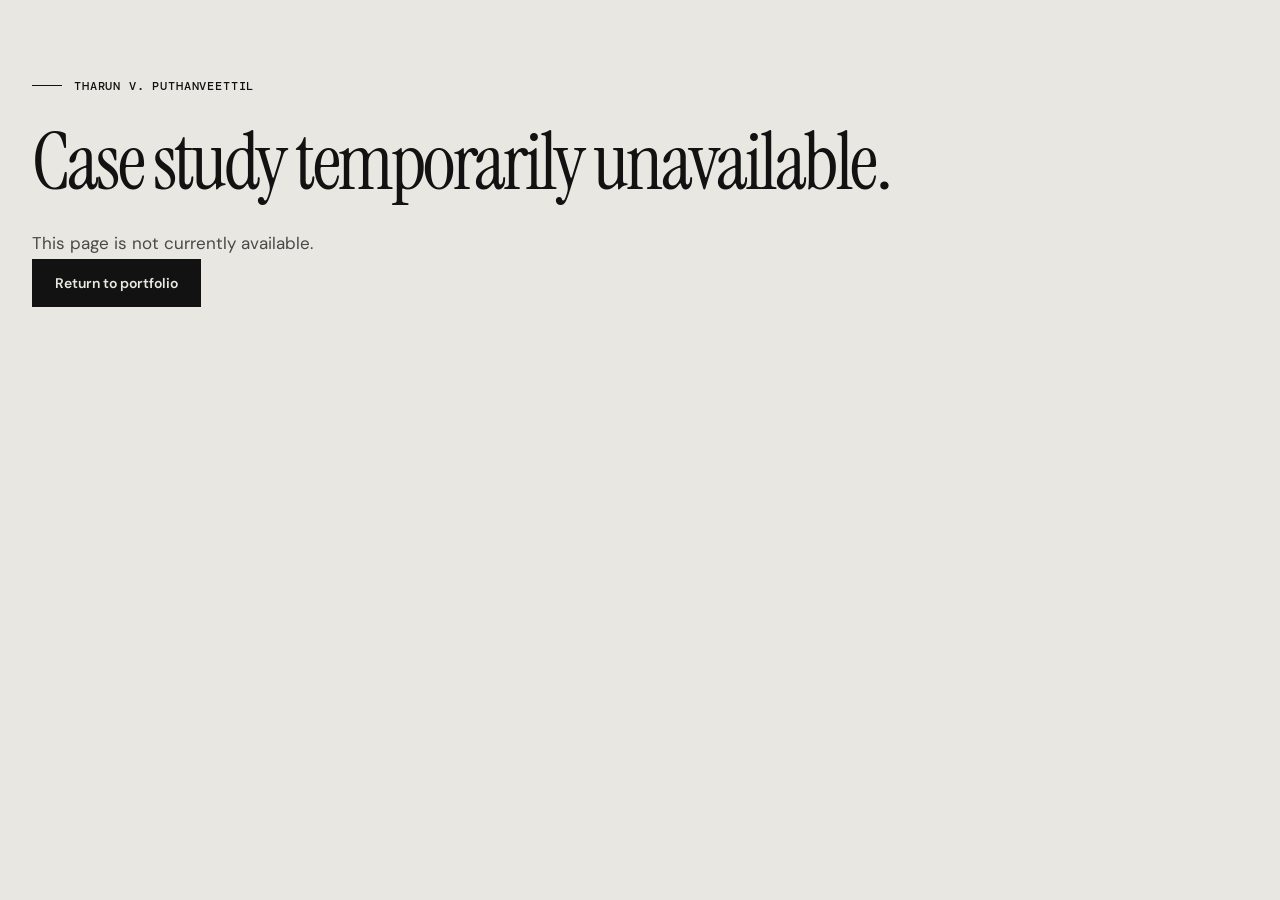
<file: projects/robot-learning-platform/index.html>
<!DOCTYPE html>
<html lang="en">
<head><meta charset="utf-8"><meta name="viewport" content="width=device-width, initial-scale=1"><meta name="robots" content="noindex, nofollow, noarchive"><title>Case study unavailable · Tharun V. Puthanveettil</title><link rel="stylesheet" href="../project.css?v=20260926-readability"></head>
<body><main id="main"><section class="project-hero"><p class="project-kicker">Tharun V. Puthanveettil</p><h1>Case study temporarily unavailable.</h1><p class="hero-summary">This page is not currently available.</p><a class="button" href="../../">Return to portfolio</a></section></main></body></html>
</file>
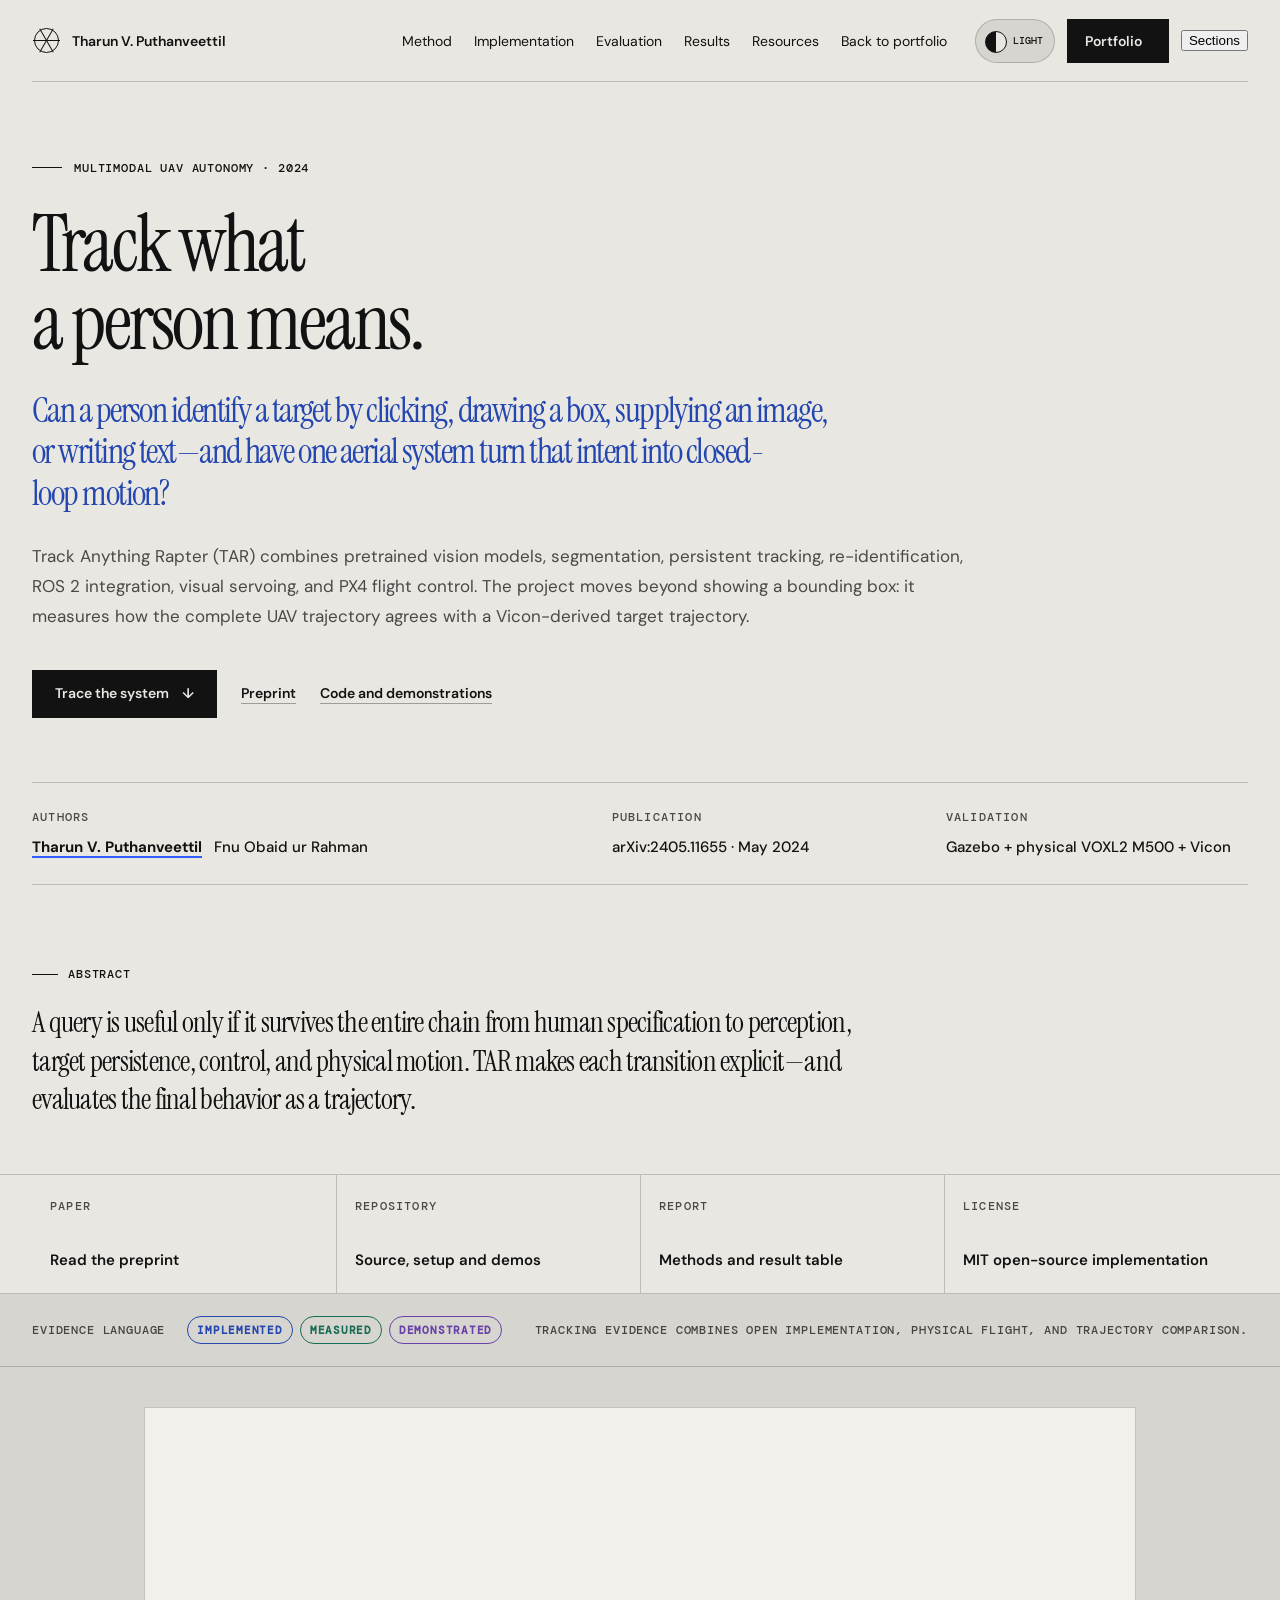
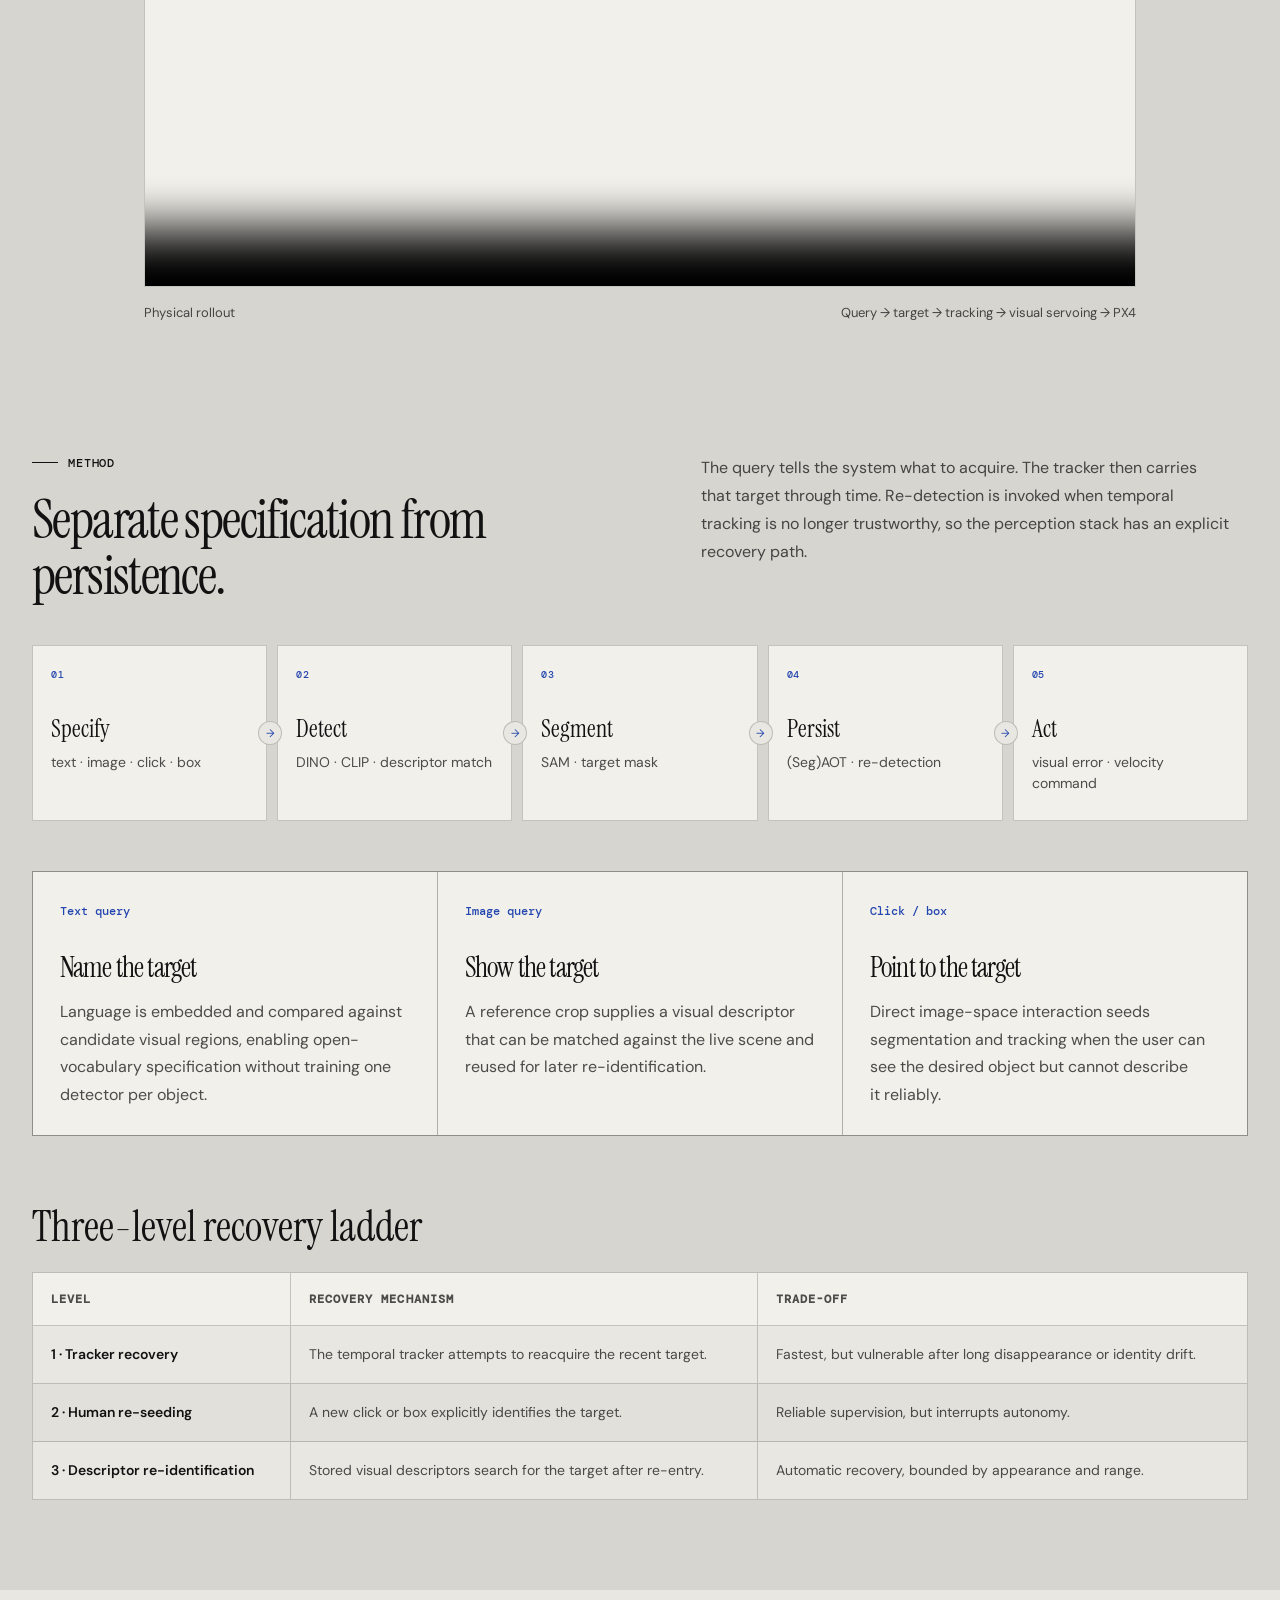
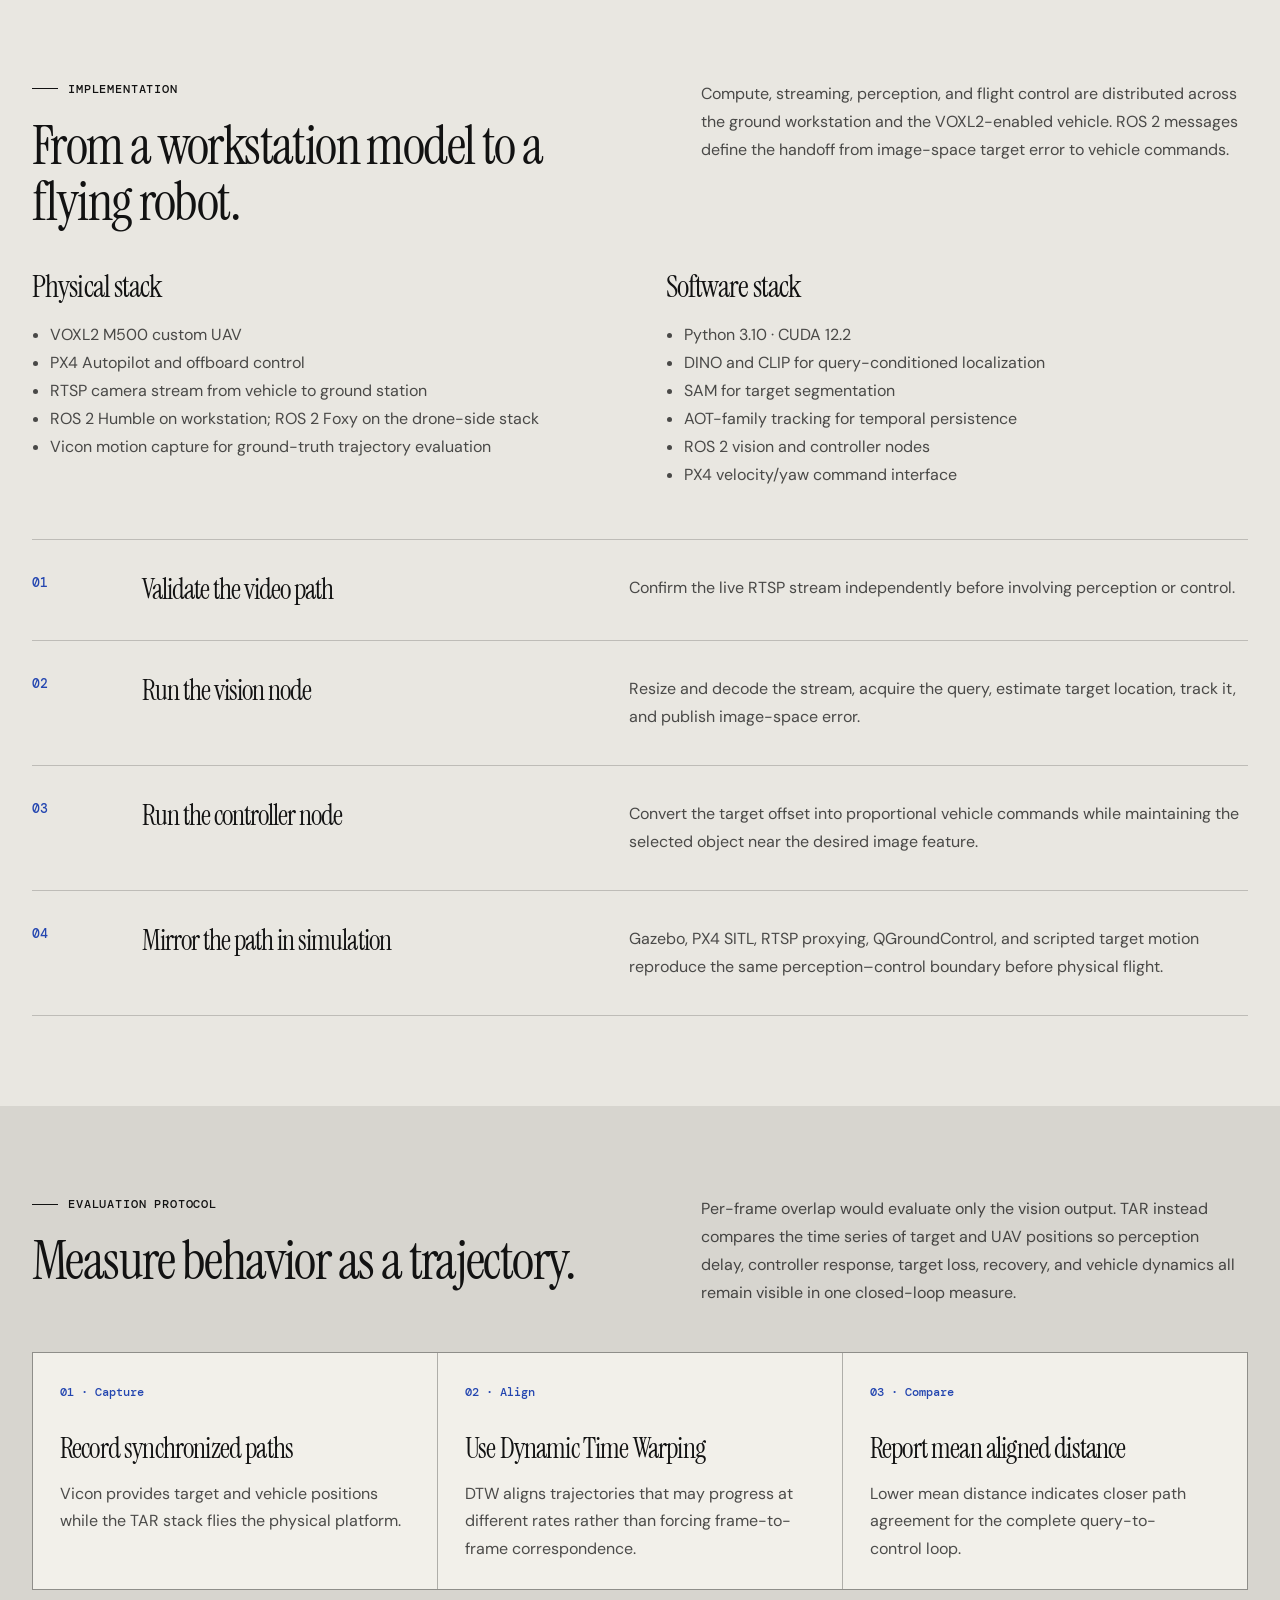
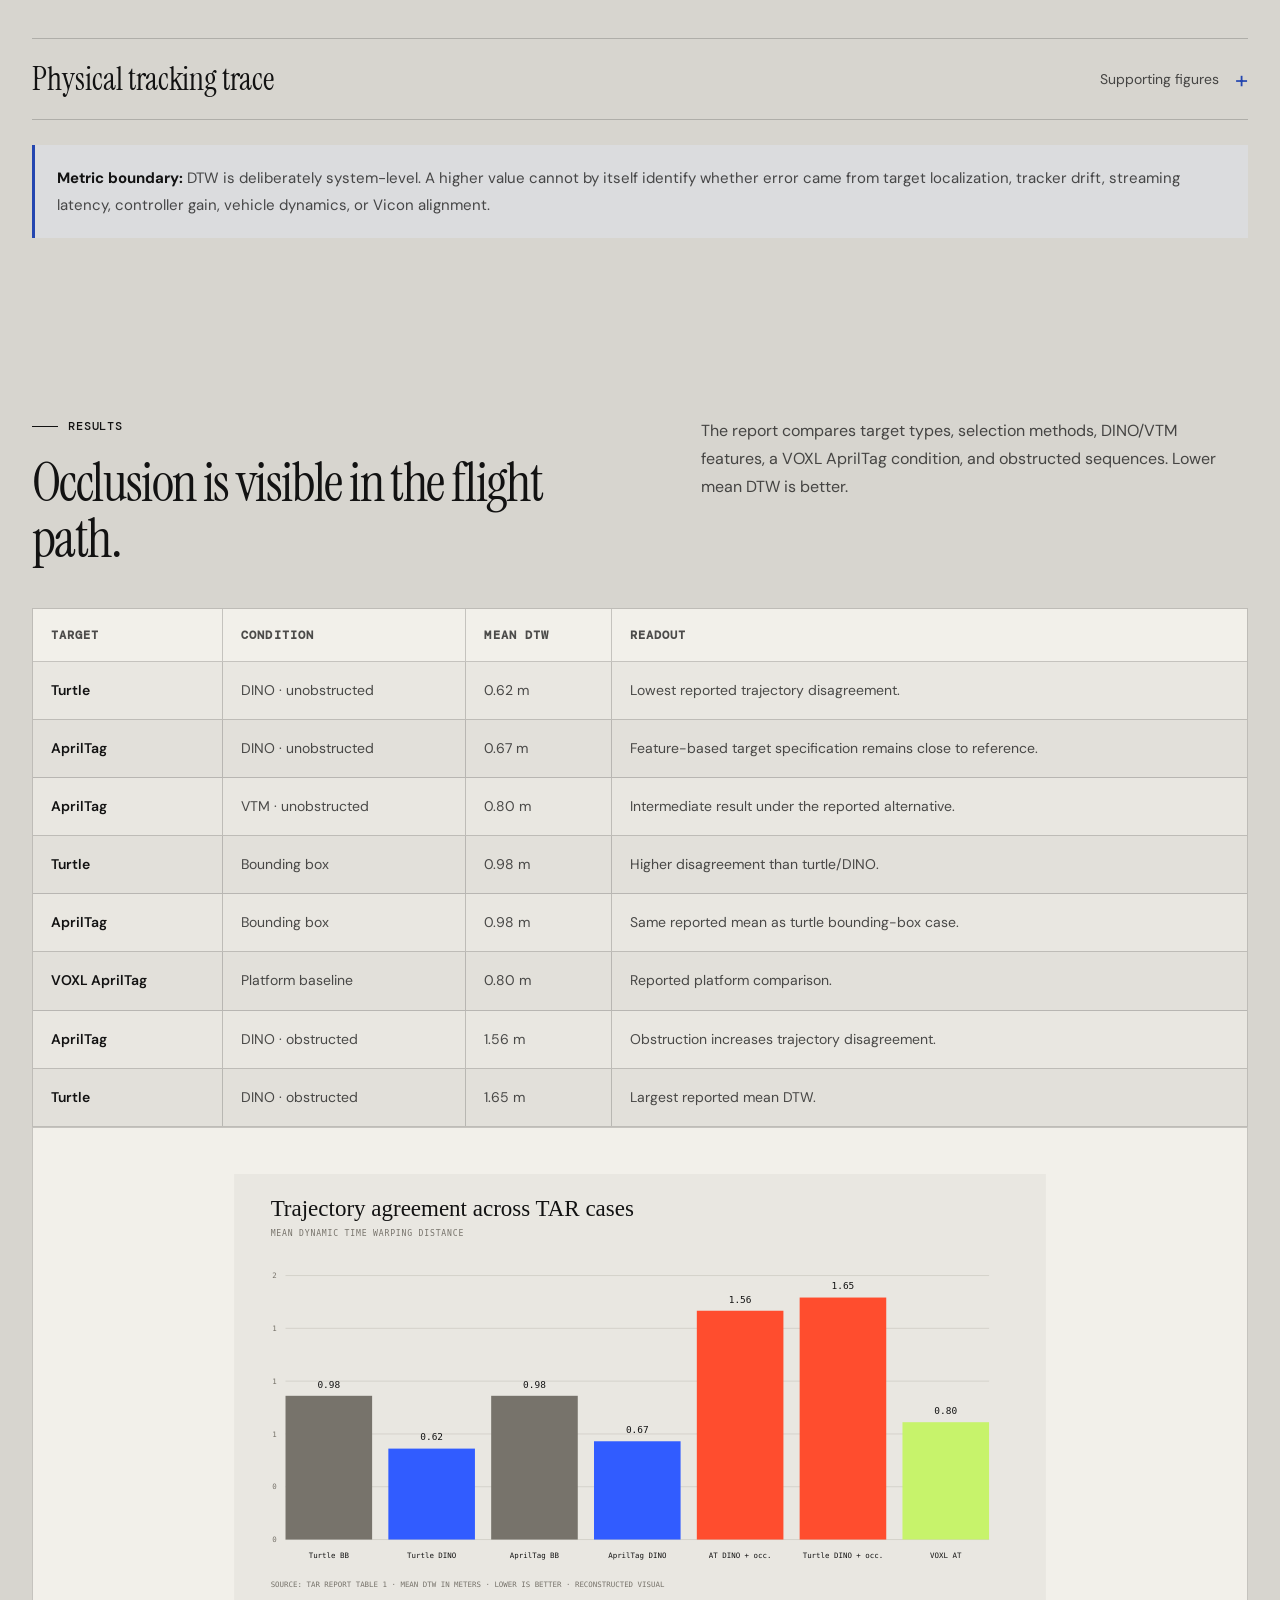
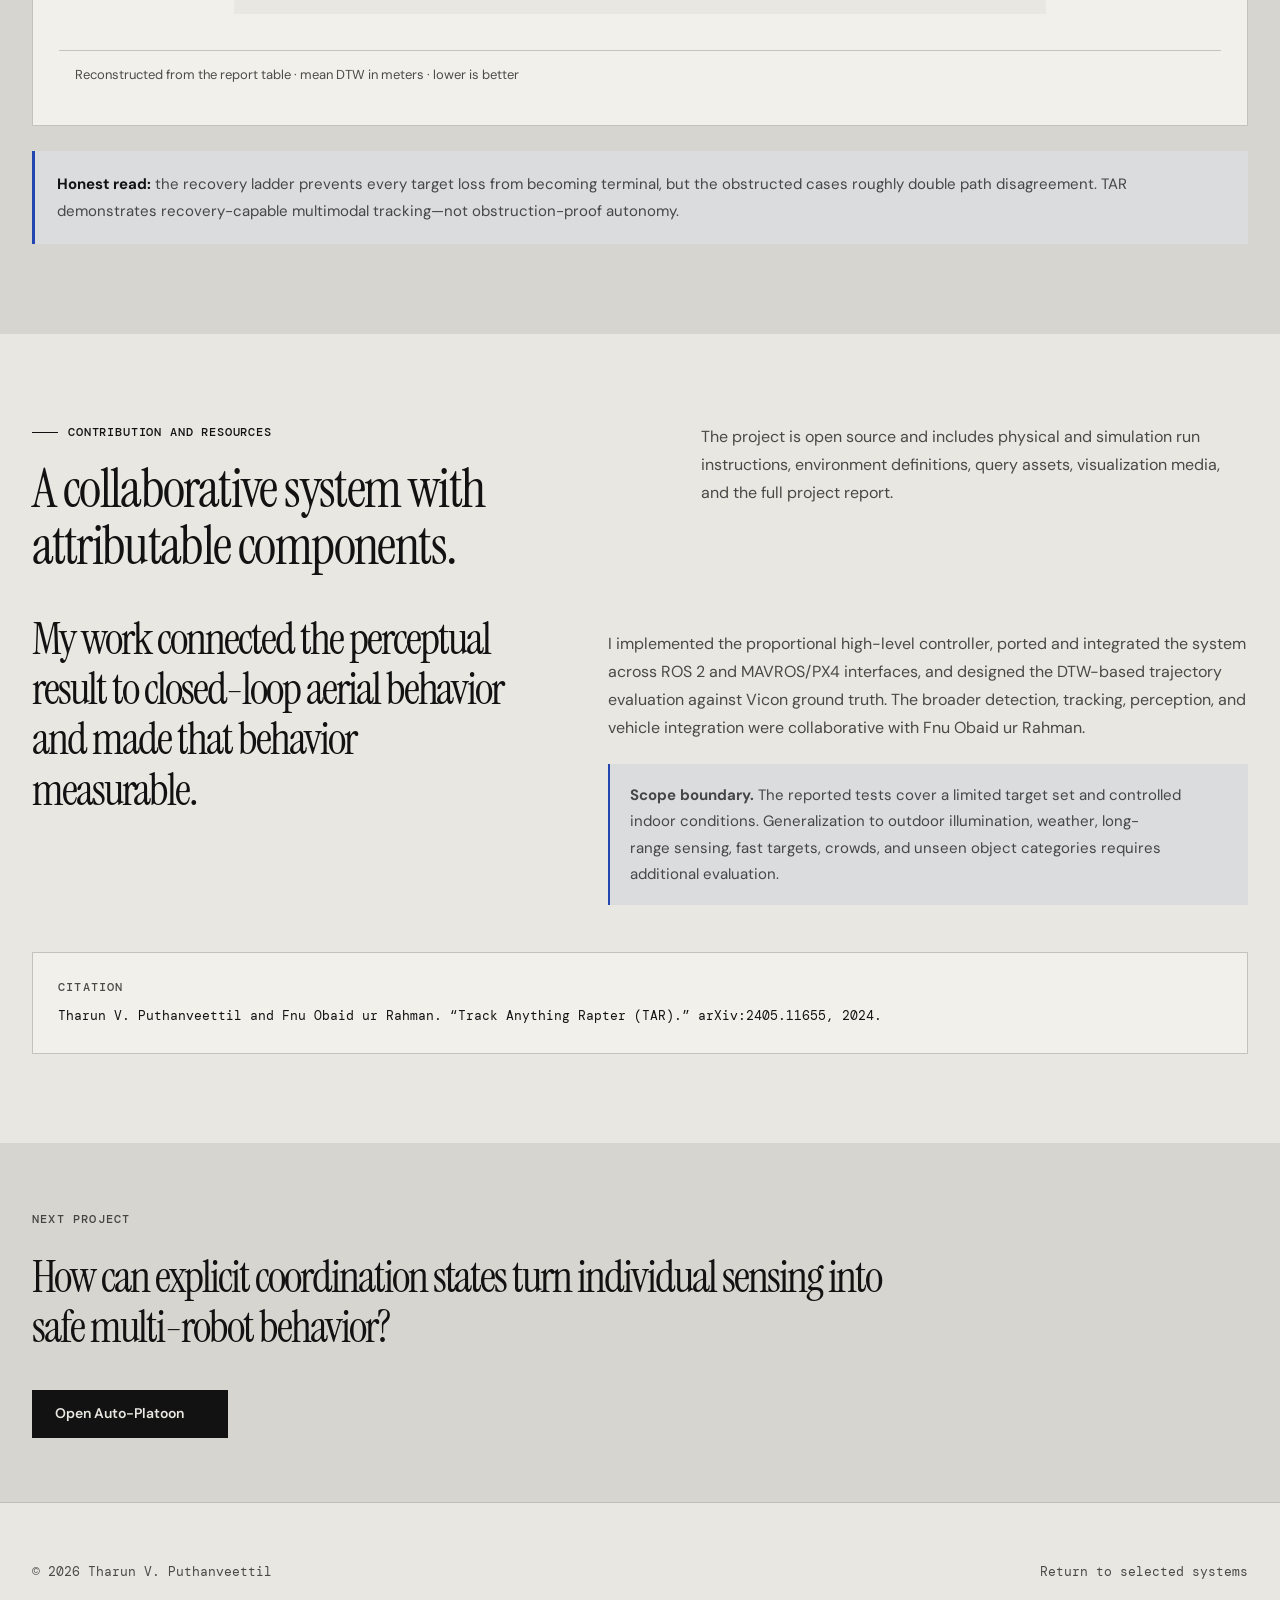
<file: projects/track-anything-rapter/index.html>
<!DOCTYPE html>
<html lang="en"><head><meta charset="utf-8"><meta name="viewport" content="width=device-width, initial-scale=1">
<script>(() => { try { const saved = localStorage.getItem('tvp-theme'); document.documentElement.dataset.theme = saved || (matchMedia('(prefers-color-scheme: dark)').matches ? 'dark' : 'light'); } catch (_) {} })();</script><meta name="description" content="Track Anything Rapter: a multimodal UAV system connecting click, image, text and box queries to foundation-model perception, target tracking, visual servoing and Vicon-based trajectory evaluation.">
<title>Track Anything Rapter · Tharun V. Puthanveettil</title><link rel="stylesheet" href="../project.css?v=20261124-media"><script src="../project.js?v=20261124-media" defer></script><script src="../../theme.js?v=20260925-research-map" defer></script><link rel="stylesheet" href="/responsive.css?v=20261128-layout"><script src="/responsive.js?v=20261128-layout" defer></script></head>
<body><a class="skip-link" href="#main">Skip to content</a><header class="project-header" data-responsive-header=""><a class="project-header__identity" href="../../"><span class="identity-mark" aria-hidden="true"><i></i><i></i><i></i></span><span>Tharun V. Puthanveettil</span></a><nav aria-label="Case study sections" id="case-sections"><a href="#method">Method</a><a href="#implementation">Implementation</a><a href="#evaluation">Evaluation</a><a href="#results">Results</a><a href="#resources">Resources</a><a href="../../#work" class="responsive-only">Back to portfolio</a></nav><div class="project-header__actions"><button class="theme-toggle" type="button" data-theme-toggle="" data-theme="light" aria-label="Switch to dark theme" aria-pressed="false"><span aria-hidden="true"></span></button><a class="back-link" href="../../#work">Portfolio <span></span></a><button type="button" class="responsive-menu-toggle" data-responsive-toggle="" aria-controls="case-sections" aria-expanded="false" aria-label="Case study sections">Sections</button></div></header>
<main id="main"><section class="project-hero"><p class="project-kicker">Multimodal UAV autonomy · 2024</p><h1>Track what<br>a person means.</h1><p class="project-question">Can a person identify a target by clicking, drawing a box, supplying an image, or writing text—and have one aerial system turn that intent into closed-loop motion?</p><p class="hero-summary">Track Anything Rapter (TAR) combines pretrained vision models, segmentation, persistent tracking, re-identification, ROS 2 integration, visual servoing, and PX4 flight control. The project moves beyond showing a bounding box: it measures how the complete UAV trajectory agrees with a Vicon-derived target trajectory.</p><div class="hero-links"><a class="button" href="#method">Trace the system <span>↓</span></a><a class="text-link" href="https://arxiv.org/abs/2405.11655">Preprint </a><a class="text-link" href="https://github.com/tvpian/Project-TAR">Code and demonstrations </a></div></section>
<section class="publication-strip"><div><span>Authors</span><div class="author-list"><span class="self">Tharun V. Puthanveettil</span><span>Fnu Obaid ur Rahman</span></div></div><div><span>Publication</span><strong>arXiv:2405.11655 · May 2024</strong></div><div><span>Validation</span><strong>Gazebo + physical VOXL2 M500 + Vicon</strong></div></section>
<section class="paper-abstract"><p class="eyebrow">Abstract</p><p>A query is useful only if it survives the entire chain from human specification to perception, target persistence, control, and physical motion. TAR makes each transition explicit—and evaluates the final behavior as a trajectory.</p></section>
<section class="resource-bar"><a href="https://arxiv.org/abs/2405.11655"><span>Paper</span>Read the preprint </a><a href="https://github.com/tvpian/Project-TAR"><span>Repository</span>Source, setup and demos </a><a href="https://github.com/tvpian/Project-TAR/blob/main/report.pdf"><span>Report</span>Methods and result table </a><div><span>License</span>MIT open-source implementation</div></section>
<aside class="claim-key" aria-label="Claim maturity used on this page"><span>Evidence language</span><div><i class="evidence-badge implemented">Implemented</i><i class="evidence-badge measured">Measured</i><i class="evidence-badge demonstrated">Demonstrated</i></div><p>Tracking evidence combines open implementation, physical flight, and trajectory comparison.</p></aside>
<section class="project-media"><div class="case-lead-media"><video muted loop playsinline="playsinline" preload="metadata" poster="https://raw.githubusercontent.com/tvpian/Project-TAR/main/FollowAnything/Images_and_videos_for_Github_visualizations/teaser.png" controls="controls"><source src="../../imgs/tar.mp4" type="video/mp4"></source></video></div><div class="media-caption"><span>Physical rollout</span><span>Query → target → tracking → visual servoing → PX4</span></div></section>

<section class="project-section dark" id="method"><div class="section-heading"><div><p class="eyebrow">Method</p><h2>Separate specification from persistence.</h2></div><p>The query tells the system what to acquire. The tracker then carries that target through time. Re-detection is invoked when temporal tracking is no longer trustworthy, so the perception stack has an explicit recovery path.</p></div>
<div class="architecture"><div><span>01</span><strong>Specify</strong><small>text · image · click · box</small></div><div><span>02</span><strong>Detect</strong><small>DINO · CLIP · descriptor match</small></div><div><span>03</span><strong>Segment</strong><small>SAM · target mask</small></div><div><span>04</span><strong>Persist</strong><small>(Seg)AOT · re-detection</small></div><div><span>05</span><strong>Act</strong><small>visual error · velocity command</small></div></div>
<div class="method-grid" style="margin-top:50px"><article><span class="number">Text query</span><h3>Name the target</h3><p>Language is embedded and compared against candidate visual regions, enabling open-vocabulary specification without training one detector per object.</p></article><article><span class="number">Image query</span><h3>Show the target</h3><p>A reference crop supplies a visual descriptor that can be matched against the live scene and reused for later re-identification.</p></article><article><span class="number">Click / box</span><h3>Point to the target</h3><p>Direct image-space interaction seeds segmentation and tracking when the user can see the desired object but cannot describe it reliably.</p></article></div>
<h3 style="margin:70px 0 24px;font:400 42px/1 'Instrument Serif',Georgia,serif">Three-level recovery ladder</h3>
<div class="research-table-wrap" tabindex="0" role="region" aria-label="Scrollable research table"><table class="research-table"><thead><tr><th>Level</th><th>Recovery mechanism</th><th>Trade-off</th></tr></thead><tbody><tr><td>1 · Tracker recovery</td><td>The temporal tracker attempts to reacquire the recent target.</td><td>Fastest, but vulnerable after long disappearance or identity drift.</td></tr><tr><td>2 · Human re-seeding</td><td>A new click or box explicitly identifies the target.</td><td>Reliable supervision, but interrupts autonomy.</td></tr><tr><td>3 · Descriptor re-identification</td><td>Stored visual descriptors search for the target after re-entry.</td><td>Automatic recovery, bounded by appearance and range.</td></tr></tbody></table></div></section>

<section class="project-section" id="implementation"><div class="section-heading"><div><p class="eyebrow">Implementation</p><h2>From a workstation model to a flying robot.</h2></div><p>Compute, streaming, perception, and flight control are distributed across the ground workstation and the VOXL2-enabled vehicle. ROS 2 messages define the handoff from image-space target error to vehicle commands.</p></div>
<div class="two-col"><div class="prose"><h3>Physical stack</h3><ul><li>VOXL2 M500 custom UAV</li><li>PX4 Autopilot and offboard control</li><li>RTSP camera stream from vehicle to ground station</li><li>ROS 2 Humble on workstation; ROS 2 Foxy on the drone-side stack</li><li>Vicon motion capture for ground-truth trajectory evaluation</li></ul></div><div class="prose"><h3>Software stack</h3><ul><li>Python 3.10 · CUDA 12.2</li><li>DINO and CLIP for query-conditioned localization</li><li>SAM for target segmentation</li><li>AOT-family tracking for temporal persistence</li><li>ROS 2 vision and controller nodes</li><li>PX4 velocity/yaw command interface</li></ul></div></div>
<ol class="stage-list" style="margin-top:50px"><li><span>01</span><h3>Validate the video path</h3><p>Confirm the live RTSP stream independently before involving perception or control.</p></li><li><span>02</span><h3>Run the vision node</h3><p>Resize and decode the stream, acquire the query, estimate target location, track it, and publish image-space error.</p></li><li><span>03</span><h3>Run the controller node</h3><p>Convert the target offset into proportional vehicle commands while maintaining the selected object near the desired image feature.</p></li><li><span>04</span><h3>Mirror the path in simulation</h3><p>Gazebo, PX4 SITL, RTSP proxying, QGroundControl, and scripted target motion reproduce the same perception–control boundary before physical flight.</p></li></ol></section>

<section class="project-section deep" id="evaluation"><div class="section-heading"><div><p class="eyebrow">Evaluation protocol</p><h2>Measure behavior as a trajectory.</h2></div><p>Per-frame overlap would evaluate only the vision output. TAR instead compares the time series of target and UAV positions so perception delay, controller response, target loss, recovery, and vehicle dynamics all remain visible in one closed-loop measure.</p></div>
<div class="method-grid"><article><span class="number">01 · Capture</span><h3>Record synchronized paths</h3><p>Vicon provides target and vehicle positions while the TAR stack flies the physical platform.</p></article><article><span class="number">02 · Align</span><h3>Use Dynamic Time Warping</h3><p>DTW aligns trajectories that may progress at different rates rather than forcing frame-to-frame correspondence.</p></article><article><span class="number">03 · Compare</span><h3>Report mean aligned distance</h3><p>Lower mean distance indicates closer path agreement for the complete query-to-control loop.</p></article></div>
<details class="figure-deck media-sequence"><summary><h3>Physical tracking trace</h3><span class="media-sequence-hint">Supporting figures</span></summary><div class="figure-deck__heading"><p>The demonstration video combines the arena view with live diagnostic feeds. These frames show the target progressing across the workspace while the perception and tracking views remain observable in the inset.</p></div><div class="evidence-gallery">
<figure class="third"><div class="image-stage"><img src="../assets/tar/01-acquire.webp" alt="Opening TAR physical-trial frame with the target in the arena and diagnostic camera views inset" loading="lazy" width="900" height="506"></div><figcaption><strong>Initial acquisition</strong>Target enters the physical evaluation sequence. <span class="figure-source">Rollout · 00:00.5</span></figcaption></figure>
<figure class="third"><div class="image-stage"><img src="../assets/tar/02-track.webp" alt="TAR tracking frame as the target begins moving across the arena" loading="lazy" width="900" height="506"></div><figcaption><strong>Persistent tracking</strong>Target motion is followed while diagnostic feeds remain visible. <span class="figure-source">Rollout · 00:08</span></figcaption></figure>
<figure class="third"><div class="image-stage"><img src="../assets/tar/03-recover.webp" alt="Mid-sequence TAR frame with continued target tracking" loading="lazy" width="900" height="506"></div><figcaption><strong>Mid-run persistence</strong>The target remains represented beyond initial acquisition. <span class="figure-source">Rollout · 00:16</span></figcaption></figure>
<figure class="third"><div class="image-stage"><img src="../assets/tar/04-cross-frame.webp" alt="TAR target crossing the physical arena while tracked" loading="lazy" width="900" height="506"></div><figcaption><strong>Cross-frame motion</strong>Tracking continues as target location changes substantially. <span class="figure-source">Rollout · 00:24</span></figcaption></figure>
<figure class="third"><div class="image-stage"><img src="../assets/tar/05-long-horizon.webp" alt="Late TAR trial frame showing long-horizon target persistence" loading="lazy" width="900" height="506"></div><figcaption><strong>Late-run tracking</strong>The sequence exposes temporal persistence rather than one-frame detection. <span class="figure-source">Rollout · 00:32</span></figcaption></figure>
<figure class="third"><div class="image-stage"><img src="../assets/tar/06-terminal.webp" alt="Terminal frame of the TAR physical tracking sequence" loading="lazy" width="900" height="506"></div><figcaption><strong>Terminal state</strong>End of the recorded physical trace. <span class="figure-source">Rollout · 00:36</span></figcaption></figure>
</div><button type="button" data-close-media-sequence="">Close gallery</button></details>
<div class="evidence-note"><strong>Metric boundary:</strong> DTW is deliberately system-level. A higher value cannot by itself identify whether error came from target localization, tracker drift, streaming latency, controller gain, vehicle dynamics, or Vicon alignment.</div></section>

<section class="project-section dark" id="results"><div class="section-heading"><div><p class="eyebrow">Results</p><h2>Occlusion is visible in the flight path.</h2></div><p>The report compares target types, selection methods, DINO/VTM features, a VOXL AprilTag condition, and obstructed sequences. Lower mean DTW is better.</p></div>
<div class="research-table-wrap" tabindex="0" role="region" aria-label="Scrollable research table"><table class="research-table"><thead><tr><th>Target</th><th>Condition</th><th>Mean DTW</th><th>Readout</th></tr></thead><tbody>
<tr><td>Turtle</td><td>DINO · unobstructed</td><td>0.62 m</td><td>Lowest reported trajectory disagreement.</td></tr>
<tr><td>AprilTag</td><td>DINO · unobstructed</td><td>0.67 m</td><td>Feature-based target specification remains close to reference.</td></tr>
<tr><td>AprilTag</td><td>VTM · unobstructed</td><td>0.80 m</td><td>Intermediate result under the reported alternative.</td></tr>
<tr><td>Turtle</td><td>Bounding box</td><td>0.98 m</td><td>Higher disagreement than turtle/DINO.</td></tr>
<tr><td>AprilTag</td><td>Bounding box</td><td>0.98 m</td><td>Same reported mean as turtle bounding-box case.</td></tr>
<tr><td>VOXL AprilTag</td><td>Platform baseline</td><td>0.80 m</td><td>Reported platform comparison.</td></tr>
<tr><td>AprilTag</td><td>DINO · obstructed</td><td>1.56 m</td><td>Obstruction increases trajectory disagreement.</td></tr>
<tr><td>Turtle</td><td>DINO · obstructed</td><td>1.65 m</td><td>Largest reported mean DTW.</td></tr>
</tbody></table></div>
<figure class="chart research-figure"><img src="../generated/tar-dtw-results.svg" alt="Bar chart comparing mean Dynamic Time Warping distance across TAR tracking cases"><figcaption>Reconstructed from the report table · mean DTW in meters · lower is better</figcaption></figure>
<div class="evidence-note"><strong>Honest read:</strong> the recovery ladder prevents every target loss from becoming terminal, but the obstructed cases roughly double path disagreement. TAR demonstrates recovery-capable multimodal tracking—not obstruction-proof autonomy.</div></section>

<section class="project-section" id="resources"><div class="section-heading"><div><p class="eyebrow">Contribution and resources</p><h2>A collaborative system with attributable components.</h2></div><p>The project is open source and includes physical and simulation run instructions, environment definitions, query assets, visualization media, and the full project report.</p></div>
<div class="contribution"><blockquote>My work connected the perceptual result to closed-loop aerial behavior and made that behavior measurable.</blockquote><div class="contribution-copy"><p>I implemented the proportional high-level controller, ported and integrated the system across ROS 2 and MAVROS/PX4 interfaces, and designed the DTW-based trajectory evaluation against Vicon ground truth. The broader detection, tracking, perception, and vehicle integration were collaborative with Fnu Obaid ur Rahman.</p><p class="boundary"><strong>Scope boundary.</strong> The reported tests cover a limited target set and controlled indoor conditions. Generalization to outdoor illumination, weather, long-range sensing, fast targets, crowds, and unseen object categories requires additional evaluation.</p></div></div>
<div class="citation-block"><small>Citation</small><code>Tharun V. Puthanveettil and Fnu Obaid ur Rahman. “Track Anything Rapter (TAR).” arXiv:2405.11655, 2024.</code></div></section>
<section class="project-next"><span>Next project</span><h2>How can explicit coordination states turn individual sensing into safe multi-robot behavior?</h2><a class="button" href="../auto-platoon/">Open Auto-Platoon <span>→</span></a></section>
</main><footer><span>© <span data-year></span> Tharun V. Puthanveettil</span><a href="../../#work">Return to selected systems </a></footer></body></html>
</file>
<file: human-in-the-loom/stylesheet.css>
@import url('https://fonts.googleapis.com/css2?family=DM+Mono:wght@300;400;500&family=DM+Sans:opsz,wght@9..40,400;9..40,500;9..40,600&family=Instrument+Serif:ital@0;1&display=swap');

:root { --ink: #171510; --paper: #eeeae0; --paper-deep: #d9d3c5; --rust: #c84d2e; --blue: #4258a8; --gold: #d2a441; --line: rgba(23,21,16,.22); --muted: rgba(23,21,16,.65); --browser-chrome: #eeeae0; }
html[data-theme="dark"] { --ink: #eee7d8; --paper: #17130f; --paper-deep: #211b15; --rust: #e06a4a; --blue: #7180bd; --gold: #ddb95d; --line: rgba(238,231,216,.2); --muted: rgba(238,231,216,.66); --browser-chrome: #17130f; }
* { box-sizing: border-box; }
html { scroll-behavior: smooth; color-scheme: light; }
html[data-theme="dark"] { color-scheme: dark; }
body { margin: 0; background: var(--paper); color: var(--ink); font-family: 'DM Sans', sans-serif; -webkit-font-smoothing: antialiased; transition: background-color .3s ease, color .3s ease; }
a { color: inherit; text-decoration: none; }
.skip-link { position: fixed; z-index: 20; top: 8px; left: 8px; padding: 10px 14px; background: var(--gold); transform: translateY(-150%); }
.skip-link:focus { transform: translateY(0); }
header { width: min(1380px, calc(100% - 64px)); min-height: 86px; margin: auto; display: grid; grid-template-columns: 1fr auto 1fr; align-items: center; border-bottom: 1px solid var(--line); }
.publication-name, footer > div:first-child { display: flex; align-items: center; gap: 12px; font: 500 15px 'Instrument Serif', serif; letter-spacing: -.02em; }
.loom-mark { position: relative; width: 30px; height: 30px; border: 1px solid currentColor; border-radius: 50%; }
.loom-mark::before, .loom-mark::after { content: ''; position: absolute; left: 14px; top: -2px; width: 1px; height: 33px; background: currentColor; transform: rotate(45deg); }
.loom-mark::after { transform: rotate(-45deg); }
nav { display: flex; gap: 30px; font-size: 11px; }
nav a:hover, footer a:hover, .quiet-link:hover { text-decoration: underline; text-underline-offset: 4px; }
.subscribe-link { justify-self: end; padding: 12px 17px; border: 1px solid var(--ink); font-size: 11px; }
.header-actions { justify-self: end; display: flex; align-items: center; gap: 10px; }
.theme-toggle { position: relative; width: 40px; height: 40px; padding: 0; border: 1px solid var(--line); border-radius: 50%; background: transparent; color: var(--ink); cursor: pointer; }
.theme-toggle::before { content: ''; position: absolute; inset: 9px; border: 1px solid currentColor; border-radius: 50%; }
.theme-toggle span { position: absolute; inset: 9px; overflow: hidden; border-radius: 50%; transform: rotate(-35deg); transition: transform .35s ease; }
.theme-toggle span::before { content: ''; position: absolute; inset: 0 50% 0 0; background: currentColor; }
.theme-toggle:hover, .theme-toggle:focus-visible { border-color: var(--rust); color: var(--rust); }
.theme-toggle[data-theme="dark"] span { transform: rotate(35deg); }
.hero { width: min(1380px, calc(100% - 64px)); min-height: 720px; margin: auto; padding: 84px 0 100px; display: grid; grid-template-columns: 1.08fr .92fr; gap: 7vw; align-items: center; }
.eyebrow { margin: 0 0 24px; font: 500 9px 'DM Mono', monospace; letter-spacing: .17em; text-transform: uppercase; }
h1, h2, blockquote { font-family: 'Instrument Serif', Georgia, serif; font-weight: 400; letter-spacing: -.05em; }
h1 { margin: 0; font-size: clamp(65px, 7.2vw, 110px); line-height: .88; }
h1 em { color: var(--rust); font-weight: 400; }
.hero-copy > p:not(.eyebrow) { max-width: 680px; margin: 35px 0 0; color: var(--muted); font-size: 18px; line-height: 1.7; }
.hero-actions { display: flex; align-items: center; gap: 28px; margin-top: 38px; }
.button { min-height: 52px; padding: 0 23px; display: inline-flex; align-items: center; gap: 18px; background: var(--ink); color: var(--paper); font-size: 11px; font-weight: 600; }
.quiet-link { font-size: 11px; font-weight: 600; }
.loom-visual { --scene-rotate-x: 0deg; --scene-rotate-y: 0deg; position: relative; min-height: 550px; overflow: hidden; border: 1px solid var(--line); background: repeating-linear-gradient(90deg, transparent 0 56px, rgba(23,21,16,.06) 57px), repeating-linear-gradient(0deg, transparent 0 56px, rgba(23,21,16,.06) 57px), var(--paper-deep); isolation: isolate; perspective: 1200px; transform: perspective(1200px) rotateX(var(--scene-rotate-x)) rotateY(var(--scene-rotate-y)); transform-style: preserve-3d; transition: transform .18s ease-out, background-color .3s ease; }
[data-depth] { --depth-x: 0px; --depth-y: 0px; will-change: transform; }
.orb { position: absolute; border-radius: 50%; mix-blend-mode: multiply; transform: translate3d(var(--depth-x), var(--depth-y), 25px); }
.orb-one { width: 45%; aspect-ratio: 1; left: 8%; top: 10%; background: var(--rust); }
.orb-two { width: 49%; aspect-ratio: 1; right: 6%; bottom: 9%; background: var(--blue); }
.thread { position: absolute; z-index: 2; left: -20%; width: 140%; height: 28px; border: 2px solid var(--ink); border-left: 0; border-right: 0; border-radius: 50%; }
.thread-one { top: 26%; transform: translate3d(var(--depth-x), var(--depth-y), 50px) rotate(24deg); }.thread-two { top: 53%; transform: translate3d(var(--depth-x), var(--depth-y), 70px) rotate(-17deg); }.thread-three { top: 72%; transform: translate3d(var(--depth-x), var(--depth-y), 90px) rotate(12deg); }
.loom-visual p, .loom-visual strong { position: absolute; z-index: 3; left: 50%; transform: translateX(-50%); text-align: center; }
.loom-visual p { top: 38%; font: 400 9px 'DM Mono', monospace; letter-spacing: .15em; text-transform: uppercase; transform: translate3d(calc(-50% + var(--depth-x)), var(--depth-y), 105px); }
.loom-visual p i { color: var(--rust); font-style: normal; }
.loom-visual strong { top: 46%; color: var(--paper); font: italic 31px/1.05 'Instrument Serif', serif; transform: translate3d(calc(-50% + var(--depth-x)), var(--depth-y), 120px); }
.themes { display: grid; grid-template-columns: repeat(3, 1fr); border-top: 1px solid var(--line); border-bottom: 1px solid var(--line); }
.themes article { min-height: 280px; padding: 45px clamp(25px, 4vw, 64px); }
.themes article + article { border-left: 1px solid var(--line); }
.themes span, .essay span { color: var(--rust); font: 500 9px 'DM Mono', monospace; letter-spacing: .1em; text-transform: uppercase; }
.themes h2 { margin: 62px 0 14px; font-size: 33px; }
.themes p { margin: 0; color: var(--muted); font-size: 13px; line-height: 1.65; }
.essays { padding: 130px max(32px, calc((100vw - 1220px)/2)); }
.section-intro { display: grid; grid-template-columns: 1fr auto; align-items: end; margin-bottom: 55px; }
.section-intro .eyebrow { grid-column: 1 / -1; }
.section-intro h2 { margin: 0; font-size: clamp(58px, 6vw, 88px); }
.section-intro > a { font-size: 11px; font-weight: 600; }
.archive-links { display: flex; flex-wrap: wrap; justify-content: flex-end; gap: 12px 24px; font-size: 11px; font-weight: 600; }
.archive-links a:hover { text-decoration: underline; text-underline-offset: 4px; }
.feed-note { max-width: 700px; margin: -30px 0 45px; color: var(--muted); font-size: 13px; line-height: 1.7; }
.essay-list { border-top: 1px solid var(--line); }
.essay { min-height: 225px; padding: 34px 0; display: grid; grid-template-columns: 1.1fr .8fr 35px; gap: 6vw; align-items: center; border-bottom: 1px solid var(--line); transition: padding .2s ease; }
.essay:nth-child(even) { margin-left: clamp(0px, 5vw, 74px); }
.essay:hover { padding-left: 15px; padding-right: 15px; background: rgba(255,255,255,.2); }
.essay h3 { max-width: 620px; margin: 13px 0 0; font: 400 36px/1.02 'Instrument Serif', serif; letter-spacing: -.035em; }
.essay p { margin: 0; color: var(--muted); font-size: 13px; line-height: 1.7; }
.essay b { justify-self: end; font-size: 22px; }
.premise { padding: 130px max(32px, calc((100vw - 1220px)/2)); display: grid; grid-template-columns: 1.2fr .8fr; gap: 8vw; background: var(--ink); color: var(--paper); }
.premise .eyebrow { grid-column: 1 / -1; color: var(--gold); }
blockquote { margin: 0; font-size: clamp(52px, 5.5vw, 79px); line-height: .96; }
.premise-copy p { margin: 0 0 24px; color: rgba(238,234,224,.67); font-size: 15px; line-height: 1.75; }
.closing { padding: 120px max(32px, calc((100vw - 1100px)/2)); text-align: center; }
.closing h2 { max-width: 950px; margin: 0 auto; font-size: clamp(58px, 6.5vw, 92px); line-height: .92; }
.closing > p:not(.eyebrow) { max-width: 650px; margin: 28px auto 36px; color: var(--muted); line-height: 1.7; }
.light-button { background: var(--rust); }
footer { min-height: 170px; padding: 40px max(32px, calc((100vw - 1380px)/2)); display: grid; grid-template-columns: 1fr auto auto; gap: 45px; align-items: center; border-top: 1px solid var(--line); }
footer > div:first-child { flex-wrap: wrap; }
footer small { flex-basis: 100%; margin-left: 42px; color: var(--muted); font: 400 8px 'DM Mono', monospace; text-transform: uppercase; }
footer > div:nth-child(2) { display: flex; gap: 22px; font-size: 10px; }
footer > p { color: var(--muted); font: 400 8px 'DM Mono', monospace; text-transform: uppercase; }
html[data-theme="dark"] .loom-visual { background-image: repeating-linear-gradient(90deg, transparent 0 56px, rgba(238,231,216,.07) 57px), repeating-linear-gradient(0deg, transparent 0 56px, rgba(238,231,216,.07) 57px); }
html[data-theme="dark"] .orb { mix-blend-mode: screen; opacity: .8; }
html[data-theme="dark"] .premise { background: #0d0a08; color: #eee7d8; }
html[data-theme="dark"] .premise-copy p { color: rgba(238,231,216,.67); }
html[data-theme="dark"] .essay:hover { background: rgba(255,255,255,.035); }
html[data-theme="dark"] .thread { border-color: #eee7d8; }
html[data-theme="dark"] .loom-visual strong { color: #eee7d8; }
html[data-theme="dark"] .skip-link { color: #17130f; }
@media (max-width: 900px) { header { grid-template-columns: 1fr auto; } nav { display: none; }.hero { grid-template-columns: 1fr; }.loom-visual { min-height: 620px; }.themes { grid-template-columns: 1fr; }.themes article + article { border-left: 0; border-top: 1px solid var(--line); }.premise { grid-template-columns: 1fr; }.essay { grid-template-columns: 1fr 35px; }.essay p { grid-column: 1; }.essay b { grid-column: 2; grid-row: 1 / 3; }footer { grid-template-columns: 1fr; }}
@media (max-width: 600px) { header, .hero { width: calc(100% - 30px); }.publication-name > span:last-child { max-width: 78px; line-height: 1.05; }.subscribe-link { padding: 10px 12px; }.theme-toggle { width: 38px; height: 38px; }.hero { padding: 60px 0; }.hero-actions { align-items: flex-start; flex-direction: column; }.loom-visual { min-height: 450px; }.themes article { min-height: 230px; padding: 32px 22px; }.themes h2 { margin-top: 45px; }.section-intro { grid-template-columns: 1fr; gap: 20px; }.archive-links { justify-content: flex-start; }.feed-note { margin-top: 0; }.essay:nth-child(even) { margin-left: 0; }.essay h3 { font-size: 30px; }.premise, .essays, .closing { padding-top: 85px; padding-bottom: 85px; }footer > div:nth-child(2) { align-items: flex-start; flex-direction: column; }}
@media (prefers-reduced-motion: reduce) { html { scroll-behavior: auto; }*, *::before, *::after { transition-duration: .01ms !important; }[data-depth-scene] { --scene-rotate-x: 0deg !important; --scene-rotate-y: 0deg !important; } }
</file>
<file: projects/project.css>
@import url('https://fonts.googleapis.com/css2?family=DM+Mono:wght@300;400;500&family=DM+Sans:opsz,wght@9..40,400;9..40,500;9..40,600&family=Instrument+Serif:ital@0;1&display=swap');

:root {
  --ink: #121212;
  --paper: #e9e7e1;
  --paper-deep: #d7d5cf;
  --cobalt: #315cff;
  --vermilion: #ff4d2e;
  --acid: #c7f36b;
  --line: rgba(18,18,18,.2);
  --muted: rgba(18,18,18,.74);
  --panel: #171717;
}

* { box-sizing: border-box; }
html { scroll-behavior: smooth; color-scheme: light; }
body { margin: 0; overflow-x: clip; background: var(--paper); color: var(--ink); font-family: 'DM Sans', sans-serif; -webkit-font-smoothing: antialiased; }
img, video, svg { display: block; max-width: 100%; }
a { color: inherit; text-decoration: none; }
p { text-wrap: pretty; }
.skip-link { position: fixed; z-index: 100; top: 10px; left: 10px; padding: 10px 14px; background: var(--acid); transform: translateY(-160%); }
.skip-link:focus { transform: translateY(0); }

.project-header { width: min(1400px, calc(100% - 64px)); min-height: 82px; margin: 0 auto; display: grid; grid-template-columns: 1fr auto 1fr; align-items: center; border-bottom: 1px solid var(--line); }
.project-header__identity { display: inline-flex; align-items: center; gap: 11px; font-size: 14px; font-weight: 600; }
.identity-mark { position: relative; width: 29px; height: 29px; display: inline-grid; place-items: center; }
.identity-mark::before { content: ''; position: absolute; width: 23px; height: 23px; border: 1px solid currentColor; border-radius: 50%; }
.identity-mark i { position: absolute; width: 1px; height: 27px; background: currentColor; transform: rotate(30deg); }
.identity-mark i:nth-child(2) { transform: rotate(90deg); }
.identity-mark i:nth-child(3) { transform: rotate(150deg); }
.project-header nav { display: flex; gap: 28px; font-size: 11px; }
.project-header nav a:hover { text-decoration: underline; text-underline-offset: 5px; }
.back-link { justify-self: end; min-height: 42px; padding: 0 18px; display: inline-flex; align-items: center; gap: 9px; background: var(--ink); color: var(--paper); font-size: 11px; font-weight: 600; }
.back-link:hover { background: var(--acid); color: var(--ink); }

.project-hero { width: min(1240px, calc(100% - 64px)); margin: 0 auto; padding: clamp(70px, 9vw, 130px) 0 84px; }
.project-kicker, .eyebrow, .status, .meta-label { font: 500 9px/1.3 'DM Mono', monospace; letter-spacing: .12em; text-transform: uppercase; }
.project-kicker { display: flex; align-items: center; gap: 12px; margin: 0 0 28px; }
.project-kicker::before { content: ''; width: 30px; height: 1px; background: currentColor; }
.project-hero h1, .section-heading h2, .project-question, blockquote { font-family: 'Instrument Serif', Georgia, serif; font-weight: 400; letter-spacing: -.045em; }
.project-hero h1 { max-width: 1080px; margin: 0; font-size: clamp(62px, 8.7vw, 132px); line-height: .86; }
.project-question { max-width: 980px; margin: 34px 0 0; color: var(--cobalt); font-size: clamp(28px, 3.2vw, 48px); line-height: 1.03; }
.hero-summary { max-width: 770px; margin: 40px 0 0; color: var(--muted); font-size: clamp(16px, 1.5vw, 20px); line-height: 1.72; }
.hero-links { display: flex; flex-wrap: wrap; align-items: center; gap: 18px 28px; margin-top: 38px; }
.button { min-height: 52px; padding: 0 22px; display: inline-flex; align-items: center; justify-content: center; gap: 13px; border: 1px solid var(--ink); background: var(--ink); color: var(--paper); font-size: 11px; font-weight: 600; }
.button:hover { background: var(--acid); color: var(--ink); }
.text-link { font-size: 11px; font-weight: 600; text-decoration: underline; text-underline-offset: 5px; text-decoration-color: color-mix(in srgb, currentColor 35%, transparent); }

.project-meta { display: grid; grid-template-columns: repeat(4, 1fr); border-top: 1px solid var(--line); border-bottom: 1px solid var(--line); }
.project-meta > div { min-height: 130px; padding: 28px clamp(22px, 3vw, 44px); }
.project-meta > div + div { border-left: 1px solid var(--line); }
.project-meta span { display: block; color: var(--muted); }
.project-meta strong { display: block; margin-top: 22px; font-size: 14px; font-weight: 500; line-height: 1.45; }
.status { width: fit-content; margin-top: 18px !important; padding: 6px 8px; background: var(--acid); color: #121212 !important; }
.status.ongoing { border: 1px solid var(--vermilion); background: transparent; color: var(--vermilion) !important; }

.project-media { position: relative; min-height: min(72vw, 820px); overflow: hidden; background: #0c0c0c; }
.project-media img, .project-media video { width: 100%; height: 100%; min-height: inherit; object-fit: cover; filter: saturate(.76) contrast(1.05); }
.project-media.contain img { padding: clamp(24px, 5vw, 78px); object-fit: contain; background: #f3f0e9; filter: none; }
.media-caption { position: absolute; left: max(20px, calc((100vw - 1240px)/2)); right: max(20px, calc((100vw - 1240px)/2)); bottom: 22px; padding: 13px 15px; display: flex; justify-content: space-between; gap: 20px; background: rgba(18,18,18,.92); color: rgba(255,255,255,.92); font: 400 10px/1.5 'DM Mono', monospace; letter-spacing: .055em; text-transform: uppercase; backdrop-filter: blur(9px); }

.project-section { padding: 118px max(32px, calc((100vw - 1240px)/2)); }
.project-section.dark { background: var(--ink); color: var(--paper); }
.project-section.deep { background: var(--paper-deep); }
.section-heading { display: grid; grid-template-columns: .82fr 1.18fr; gap: 8vw; align-items: end; margin-bottom: 62px; }
.section-heading h2 { max-width: 720px; margin: 0; font-size: clamp(52px, 6vw, 88px); line-height: .92; }
.section-heading > p { max-width: 540px; margin: 0 0 5px; color: var(--muted); font-size: 14px; line-height: 1.75; }
.dark .section-heading > p { color: rgba(233,231,225,.8); }
.eyebrow { display: flex; align-items: center; gap: 10px; margin: 0 0 20px; }
.eyebrow::before { content: ''; width: 26px; border-top: 1px solid currentColor; }

.stage-list { margin: 0; padding: 0; list-style: none; border-top: 1px solid var(--line); }
.dark .stage-list { border-color: rgba(233,231,225,.2); }
.stage-list li { display: grid; grid-template-columns: 80px .85fr 1.15fr; gap: 30px; padding: 34px 0; border-bottom: 1px solid var(--line); }
.dark .stage-list li { border-color: rgba(233,231,225,.2); }
.stage-list > li > span { color: var(--cobalt); font: 500 10px 'DM Mono', monospace; }
.dark .stage-list > li > span { color: var(--acid); }
.stage-list h3 { margin: 0; font: 400 31px/1.04 'Instrument Serif', Georgia, serif; letter-spacing: -.035em; }
.stage-list p { max-width: 640px; margin: 0; color: var(--muted); font-size: 13px; line-height: 1.72; }
.dark .stage-list p { color: rgba(233,231,225,.78); }

.architecture { display:grid; grid-template-columns:repeat(5,1fr); gap:10px; border:0; background:transparent; }
.architecture > div { position:relative; min-height:168px; padding:22px; display:flex; flex-direction:column; border:1px solid var(--line); background:#f7f5ef; color:#171717; }
.architecture > div + div { border-left:1px solid var(--line); }
.architecture > div:not(:last-child)::after { content:'→'; position:absolute; z-index:2; right:-16px; top:50%; width:22px; height:22px; display:grid; place-items:center; border:1px solid rgba(18,18,18,.22); border-radius:50%; background:#e9e7e1; color:#315cff; font-size:11px; transform:translateY(-50%); }
.architecture span { color:#315cff; font:500 10px 'DM Mono',monospace; letter-spacing:.05em; }
.architecture strong { margin-top:34px; font:400 25px/1.05 'Instrument Serif',Georgia,serif; }
.architecture small { margin-top:10px; color:rgba(18,18,18,.76); font:400 12px/1.5 'DM Sans',sans-serif; text-transform:none; }

.evidence-grid { display: grid; grid-template-columns: repeat(3, minmax(0, 1fr)); gap: 18px; }
.evidence-card { min-height: 330px; padding: 27px; display: flex; flex-direction: column; border: 1px solid var(--line); background: rgba(255,255,255,.14); }
.evidence-card__top { display: flex; justify-content: space-between; gap: 15px; color: var(--muted); font: 400 9px 'DM Mono', monospace; letter-spacing: .08em; text-transform: uppercase; }
.evidence-card strong.metric { margin-top: 62px; color: var(--cobalt); font: 400 clamp(58px, 7vw, 94px)/.8 'Instrument Serif', Georgia, serif; letter-spacing: -.055em; }
.evidence-card h3 { margin: 40px 0 14px; font: 400 29px/1 'Instrument Serif', Georgia, serif; }
.evidence-card p { margin: auto 0 0; color: var(--muted); font-size: 12px; line-height: 1.65; }
.evidence-card.pending { border-style: dashed; }
.evidence-card.pending strong.metric { color: var(--vermilion); font-size: 45px; }

.chart { margin-top: 22px; padding: 26px; border: 1px solid var(--line); background: rgba(255,255,255,.12); }
.chart img { width: 100%; }
.chart figcaption { margin-top: 16px; color: var(--muted); font: 400 9px/1.55 'DM Mono', monospace; letter-spacing: .06em; text-transform: uppercase; }
.split { display: grid; grid-template-columns: 1fr 1fr; gap: 22px; }
.split figure { margin: 0; border: 1px solid var(--line); background: white; }
.split figure img { width: 100%; height: 100%; min-height: 340px; padding: 22px; object-fit: contain; }
.split figure figcaption { padding: 13px 16px; border-top: 1px solid var(--line); font: 400 9px/1.5 'DM Mono', monospace; text-transform: uppercase; }

.contribution { display: grid; grid-template-columns: .85fr 1.15fr; gap: 8vw; }
.contribution blockquote { margin: 0; font-size: clamp(44px, 5.5vw, 78px); line-height: .95; }
.contribution-copy { padding-top: 16px; }
.contribution-copy p { margin: 0 0 22px; color: var(--muted); font-size: 15px; line-height: 1.75; }
.boundary { margin-top: 30px; padding: 18px 20px; border-left: 2px solid var(--vermilion); background: color-mix(in srgb, var(--paper) 45%, transparent); font-size: 12px !important; }

.ledger { display: grid; grid-template-columns: repeat(4, 1fr); border: 1px solid rgba(233,231,225,.23); }
.ledger > div { min-height: 220px; padding: 25px; display: flex; flex-direction: column; }
.ledger > div + div { border-left: 1px solid rgba(233,231,225,.23); }
.ledger span { width: fit-content; padding: 5px 7px; background: var(--acid); color: #121212; font: 500 8px 'DM Mono', monospace; text-transform: uppercase; }
.ledger .measured span { background: var(--cobalt); color: white; }
.ledger .ongoing span { border: 1px solid var(--vermilion); background: transparent; color: var(--vermilion); }
.ledger .unknown span { border: 1px dashed rgba(233,231,225,.5); background: transparent; color: rgba(233,231,225,.7); }
.ledger strong { margin-top: auto; font-size: 14px; line-height: 1.4; }
.ledger p { margin: 9px 0 0; color: rgba(233,231,225,.74); font: 400 10px/1.55 'DM Mono', monospace; text-transform: uppercase; }

.project-next { padding: 100px max(32px, calc((100vw - 1240px)/2)); background: var(--cobalt); color: white; }
.project-next span { color: var(--acid); font: 500 9px 'DM Mono', monospace; text-transform: uppercase; letter-spacing: .1em; }
.project-next h2 { max-width: 900px; margin: 25px 0 38px; font: 400 clamp(48px, 6vw, 86px)/.92 'Instrument Serif', Georgia, serif; letter-spacing: -.045em; }
.project-next .button { border-color: var(--acid); background: var(--acid); color: var(--ink); }

footer { min-height: 140px; padding: 40px max(32px, calc((100vw - 1240px)/2)); display: flex; justify-content: space-between; align-items: center; gap: 30px; border-top: 1px solid var(--line); color: var(--muted); font: 400 9px 'DM Mono', monospace; text-transform: uppercase; letter-spacing: .08em; }

@media (max-width: 950px) {
  .project-header { grid-template-columns: 1fr auto; padding-top: 13px; }
  .project-header nav { grid-column: 1 / -1; order: 3; min-height: 50px; overflow-x: auto; align-items: center; scrollbar-width: none; }
  .project-meta { grid-template-columns: 1fr 1fr; }
  .project-meta > div:nth-child(3) { border-left: 0; border-top: 1px solid var(--line); }
  .project-meta > div:nth-child(4) { border-top: 1px solid var(--line); }
  .section-heading, .contribution { grid-template-columns: 1fr; gap: 38px; }
  .stage-list li { grid-template-columns: 60px 1fr; }
  .stage-list p { grid-column: 2; }
  .architecture { grid-template-columns: repeat(2, 1fr); }
  .architecture > div:nth-child(odd), .architecture > div:nth-child(n+3) { border: 1px solid var(--line); }
  .architecture > div:not(:last-child)::after { display: none; }
  .evidence-grid { grid-template-columns: 1fr 1fr; }
  .ledger { grid-template-columns: 1fr 1fr; }
  .ledger > div:nth-child(3) { border-left: 0; border-top: 1px solid rgba(233,231,225,.23); }
  .ledger > div:nth-child(4) { border-top: 1px solid rgba(233,231,225,.23); }
}

@media (max-width: 650px) {
  .project-header, .project-hero { width: calc(100% - 36px); }
  .project-header__identity > span:last-child { max-width: 115px; line-height: 1.05; }
  .back-link { width: 42px; padding: 0; justify-content: center; font-size: 0; }
  .back-link span { font-size: 13px; }
  .project-header nav { gap: 20px; white-space: nowrap; }
  .project-hero { padding: 66px 0 58px; }
  .project-hero h1 { font-size: clamp(53px, 16vw, 76px); }
  .project-question { font-size: clamp(27px, 8vw, 38px); }
  .hero-summary { margin-top: 28px; font-size: 16px; }
  .hero-links { align-items: stretch; flex-direction: column; }
  .button { width: 100%; }
  .text-link { min-height: 44px; display: inline-flex; align-items: center; }
  .project-meta { grid-template-columns: 1fr; }
  .project-meta > div { min-height: 0; padding: 24px 20px; }
  .project-meta > div + div, .project-meta > div:nth-child(3), .project-meta > div:nth-child(4) { border-left: 0; border-top: 1px solid var(--line); }
  .project-meta strong { margin-top: 13px; }
  .project-media { min-height: 76vw; }
  .media-caption { left: 12px; right: 12px; bottom: 12px; align-items: flex-start; flex-direction: column; }
  .project-section, .project-next, footer { padding-left: 20px; padding-right: 20px; }
  .project-section { padding-top: 84px; padding-bottom: 84px; }
  .section-heading { margin-bottom: 42px; }
  .section-heading h2 { font-size: clamp(46px, 14vw, 64px); }
  .stage-list li { grid-template-columns: 38px 1fr; gap: 16px; padding: 28px 0; }
  .stage-list h3 { font-size: 27px; }
  .architecture, .evidence-grid, .split, .ledger { grid-template-columns: 1fr; }
  .architecture > div { min-height: 135px; border: 1px solid var(--line) !important; }
  .architecture strong { margin-top: 24px; }
  .evidence-card { min-height: 280px; }
  .evidence-card strong.metric { margin-top: 44px; }
  .split figure img { min-height: 240px; }
  .ledger > div { min-height: 170px; border-left: 0 !important; border-top: 1px solid rgba(233,231,225,.23); }
  .ledger > div:first-child { border-top: 0; }
  footer { align-items: flex-start; flex-direction: column; }
}

@media (prefers-reduced-motion: reduce) {
  html { scroll-behavior: auto; }
  *, *::before, *::after { animation: none !important; transition: none !important; }
}


/* Publication-page system */
.publication-strip { width:min(1240px,calc(100% - 64px)); margin:-44px auto 72px; padding:25px 0; display:grid; grid-template-columns:1.45fr .8fr .8fr; gap:30px; border-top:1px solid var(--line); border-bottom:1px solid var(--line); }
.publication-strip span, .resource-bar span, .citation-block small { display:block; margin-bottom:9px; color:var(--muted); font:500 8px/1.4 'DM Mono',monospace; letter-spacing:.1em; text-transform:uppercase; }
.publication-strip strong { font-size:13px; font-weight:500; line-height:1.55; }
.author-list { display:flex; flex-wrap:wrap; gap:6px 12px; }
.author-list a, .author-list span { margin:0; color:var(--ink); font:500 13px/1.55 'DM Sans',sans-serif; letter-spacing:0; text-transform:none; }
.author-list .self { font-weight:700; text-decoration:underline; text-decoration-color:var(--cobalt); text-decoration-thickness:2px; text-underline-offset:4px; }
.paper-abstract { max-width:980px; margin:0 auto; padding:70px 32px; }
.paper-abstract p:last-child { margin:0; font:400 clamp(24px,3vw,42px)/1.15 'Instrument Serif',Georgia,serif; letter-spacing:-.025em; }
.resource-bar { display:grid; grid-template-columns:repeat(4,1fr); border-top:1px solid var(--line); border-bottom:1px solid var(--line); }
.resource-bar a, .resource-bar > div { min-height:112px; padding:25px clamp(20px,3vw,40px); display:flex; flex-direction:column; justify-content:space-between; font-size:12px; font-weight:600; }
.resource-bar > * + * { border-left:1px solid var(--line); }
.resource-bar a:hover { background:var(--acid); }
.stat-strip { display:grid; grid-template-columns:repeat(4,1fr); border:1px solid var(--line); }
.stat-strip > div { min-height:165px; padding:23px; display:flex; flex-direction:column; }
.stat-strip > div + div { border-left:1px solid var(--line); }
.stat-strip strong { margin-top:auto; color:var(--cobalt); font:400 clamp(38px,4vw,62px)/.85 'Instrument Serif',Georgia,serif; letter-spacing:-.05em; }
.stat-strip span { margin-top:14px; color:var(--muted); font:400 9px/1.55 'DM Mono',monospace; text-transform:uppercase; }
.method-grid { display:grid; grid-template-columns:repeat(3,1fr); gap:1px; border:1px solid var(--line); background:var(--line); }
.method-grid article { min-height:260px; padding:27px; background:var(--paper); }
.dark .method-grid article { background:#1c1c1a; }
.method-grid .number { color:var(--cobalt); font:500 9px 'DM Mono',monospace; }
.dark .method-grid .number { color:var(--acid); }
.method-grid h3 { margin:62px 0 15px; font:400 30px/1 'Instrument Serif',Georgia,serif; letter-spacing:-.03em; }
.method-grid p { margin:0; color:var(--muted); font-size:13px; line-height:1.72; }
.dark .method-grid p { color:rgba(233,231,225,.8); }
.research-table-wrap { overflow-x:auto; border:1px solid var(--line); background:#f8f6f0; }
.research-table { width:100%; min-width:760px; border-collapse:separate; border-spacing:0; }
.research-table th, .research-table td { display:table-cell; padding:17px 18px; border-right:1px solid var(--line); border-bottom:1px solid var(--line); text-align:left; vertical-align:top; }
.research-table th:last-child, .research-table td:last-child { border-right:0; }
.research-table th { background:#ebe8df; color:#4f4e49; font:600 8px/1.4 'DM Mono',monospace; letter-spacing:.09em; text-transform:uppercase; }
.research-table tbody tr:nth-child(even) td { background:rgba(255,255,255,.38); }
.research-table td { color:var(--muted); font-size:12px; line-height:1.55; }
.research-table td:first-child { color:var(--ink); font-weight:600; }
.research-table tr:last-child td { border-bottom:0; }
.dark .research-table-wrap, .dark .research-table th, .dark .research-table td { border-color:rgba(233,231,225,.2); }
.dark .research-table th { background:#171717; color:rgba(233,231,225,.78); }
.dark .research-table-wrap { background:#101010; }
.dark .research-table tbody tr:nth-child(even) td { background:rgba(255,255,255,.025); }
.dark .research-table td { color:rgba(233,231,225,.78); }
.dark .research-table td:first-child { color:var(--paper); }
.figure-grid { display:grid; grid-template-columns:repeat(2,minmax(0,1fr)); gap:20px; }
.figure-grid figure, .research-figure { margin:0; overflow:hidden; border:1px solid var(--line); background:#f6f3ec; }
.figure-grid img, .research-figure img, .figure-grid video, .research-figure video { width:100%; min-height:320px; max-height:600px; object-fit:contain; background:#0e0e0e; }
.figure-grid figcaption, .research-figure figcaption { padding:14px 16px; border-top:1px solid var(--line); color:var(--muted); font:400 9px/1.55 'DM Mono',monospace; letter-spacing:.04em; text-transform:uppercase; }
.evidence-note { margin-top:25px; padding:20px 22px; border-left:3px solid var(--cobalt); background:rgba(49,92,255,.07); color:var(--muted); font-size:12px; line-height:1.7; }
.evidence-note strong { color:var(--ink); }
.two-col { display:grid; grid-template-columns:1fr 1fr; gap:7vw; }
.prose h3 { margin:0 0 18px; font:400 34px/1 'Instrument Serif',Georgia,serif; letter-spacing:-.03em; }
.prose p, .prose li { color:var(--muted); font-size:13px; line-height:1.75; }
.prose ul { margin:0; padding-left:18px; }
.citation-block { margin-top:25px; padding:25px; border:1px solid var(--line); background:rgba(255,255,255,.2); }
.citation-block code { display:block; overflow-wrap:anywhere; white-space:pre-wrap; color:var(--ink); font:400 11px/1.7 'DM Mono',monospace; }
.scope-tags { display:flex; flex-wrap:wrap; gap:8px; margin-top:22px; }
.scope-tags span { padding:7px 9px; border:1px solid var(--line); font:500 8px 'DM Mono',monospace; letter-spacing:.06em; text-transform:uppercase; }
.metric-small { color:var(--cobalt); font:400 38px/1 'Instrument Serif',Georgia,serif; }
.project-media.visual-abstract { min-height:auto; padding:72px max(32px,calc((100vw - 1240px)/2)); }
.pipeline-map { display:grid; grid-template-columns:repeat(6,1fr); border:1px solid rgba(233,231,225,.25); color:var(--paper); }
.pipeline-map div, .pipeline-map button { min-height:170px; padding:20px; display:flex; flex-direction:column; }
.pipeline-map button { appearance:none; border:0; background:transparent; color:inherit; text-align:left; cursor:pointer; transition:background .18s ease,opacity .18s ease,transform .18s ease; }
.pipeline-map div + div, .pipeline-map button + button { border-left:1px solid rgba(233,231,225,.25); }
.pipeline-map button:hover, .pipeline-map button:focus-visible, .pipeline-map button.is-trace-active { background:rgba(199,243,107,.09); }
.pipeline-map button.is-trace-active { transform:translateY(-4px); }
.pipeline-map button.is-trace-muted { opacity:.28; }
.pipeline-map b { color:var(--acid); font:500 9px 'DM Mono',monospace; }
.pipeline-map strong { margin-top:auto; font-size:13px; }
.pipeline-map small { margin-top:8px; color:rgba(233,231,225,.72); font:400 9px/1.5 'DM Mono',monospace; text-transform:uppercase; }
.section-intro { max-width:770px; margin:-30px 0 52px auto; color:var(--muted); font-size:14px; line-height:1.75; }
.dark .section-intro { color:rgba(233,231,225,.8); }

/* Evidence maturity and interactive system tracing */
.claim-key { padding:18px max(32px,calc((100vw - 1240px)/2)); display:grid; grid-template-columns:auto 1fr auto; align-items:center; gap:22px; border-bottom:1px solid var(--line); background:#ebe8df; }
.claim-key > span, .claim-key p { margin:0; color:var(--muted); font:500 8px/1.5 'DM Mono',monospace; letter-spacing:.07em; text-transform:uppercase; }
.claim-key > div { display:flex; flex-wrap:wrap; gap:7px; }
.evidence-badge { display:inline-flex; width:max-content; padding:5px 7px; border:1px solid currentColor; border-radius:99px; font:600 7px/1 'DM Mono',monospace; letter-spacing:.07em; text-transform:uppercase; font-style:normal; }
.evidence-badge.implemented { color:#2452d6; }
.evidence-badge.measured { color:#166c55; }
.evidence-badge.demonstrated { color:#7852c8; }
.evidence-badge.offline { color:#8b6413; }
.evidence-badge.ongoing { color:#a74423; }
.evidence-badge.open { color:#6e6b63; }
.dark .evidence-badge.implemented, .deep .evidence-badge.implemented { color:#7ba0ff; }
.dark .evidence-badge.measured, .deep .evidence-badge.measured { color:#71d6b0; }
.dark .evidence-badge.demonstrated, .deep .evidence-badge.demonstrated { color:#b99cff; }
.dark .evidence-badge.offline, .deep .evidence-badge.offline { color:#f0c261; }
.dark .evidence-badge.ongoing, .deep .evidence-badge.ongoing { color:#ff8c6b; }
.dark .evidence-badge.open, .deep .evidence-badge.open { color:#aaa69d; }
.section-status { margin:-24px 0 42px auto; width:max-content; max-width:100%; display:flex; align-items:center; gap:10px; color:var(--muted); font:500 8px/1.5 'DM Mono',monospace; letter-spacing:.06em; text-transform:uppercase; }
.dark .section-status, .deep .section-status { color:rgba(233,231,225,.74); }
.trace-system { display:block; }
.trace-prompt { margin:0 0 18px; color:rgba(233,231,225,.76); font:500 9px/1.5 'DM Mono',monospace; letter-spacing:.07em; text-transform:uppercase; }
.trace-panels { position:relative; min-height:255px; margin-top:18px; border:1px solid rgba(233,231,225,.25); }
.trace-panels article { position:absolute; inset:0; padding:28px; display:grid; grid-template-columns:minmax(200px,.7fr) minmax(260px,1fr); align-content:center; column-gap:60px; opacity:0; visibility:hidden; transform:translateY(6px); transition:opacity .18s ease,transform .18s ease,visibility .18s; }
.trace-panels article.is-trace-active { opacity:1; visibility:visible; transform:none; }
.trace-panels article > .evidence-badge { grid-column:1; margin-bottom:16px; }
.trace-panels h3 { grid-column:1; margin:0; color:var(--paper); font:400 clamp(30px,3vw,44px)/1 'Instrument Serif',Georgia,serif; letter-spacing:-.035em; }
.trace-panels p { grid-column:2; margin:0 0 18px; color:rgba(233,231,225,.82); font-size:13px; line-height:1.7; }
.trace-panels dl { grid-column:2; margin:0; }
.trace-panels dl div { padding:8px 0; display:grid; grid-template-columns:84px 1fr; gap:14px; border-top:1px solid rgba(233,231,225,.18); }
.trace-panels dt { color:var(--acid); font:600 7px 'DM Mono',monospace; letter-spacing:.07em; text-transform:uppercase; }
.trace-panels dd { margin:0; color:rgba(233,231,225,.74); font-size:11px; line-height:1.55; }
.trace-system:not([data-trace-active]) .trace-panels::before { content:'Choose a stage above'; position:absolute; inset:0; display:grid; place-items:center; color:rgba(233,231,225,.62); font:500 9px 'DM Mono',monospace; letter-spacing:.08em; text-transform:uppercase; }

@media (max-width:950px) {
  .publication-strip { grid-template-columns:1fr 1fr; }
  .publication-strip > div:first-child { grid-column:1/-1; }
  .resource-bar { grid-template-columns:1fr 1fr; }
  .resource-bar > *:nth-child(3) { border-left:0; border-top:1px solid var(--line); }
  .resource-bar > *:nth-child(4) { border-top:1px solid var(--line); }
  .stat-strip { grid-template-columns:1fr 1fr; }
  .stat-strip > div:nth-child(3) { border-left:0; border-top:1px solid var(--line); }
  .stat-strip > div:nth-child(4) { border-top:1px solid var(--line); }
  .method-grid { grid-template-columns:1fr 1fr; }
  .pipeline-map { grid-template-columns:repeat(3,1fr); }
  .pipeline-map div:nth-child(4), .pipeline-map button:nth-child(4) { border-left:0; }
  .pipeline-map div:nth-child(n+4), .pipeline-map button:nth-child(n+4) { border-top:1px solid rgba(233,231,225,.25); }
  .claim-key { grid-template-columns:1fr; gap:10px; }
}
@media (max-width:650px) {
  .publication-strip { width:calc(100% - 36px); margin:-25px auto 48px; grid-template-columns:1fr; }
  .publication-strip > div:first-child { grid-column:auto; }
  .resource-bar, .stat-strip, .method-grid, .figure-grid, .two-col, .pipeline-map { grid-template-columns:1fr; }
  .resource-bar > *, .stat-strip > div { border-left:0 !important; border-top:1px solid var(--line); }
  .resource-bar > *:first-child, .stat-strip > div:first-child { border-top:0; }
  .pipeline-map div, .pipeline-map button { min-height:130px; border-left:0 !important; border-top:1px solid rgba(233,231,225,.25); }
  .pipeline-map div:first-child, .pipeline-map button:first-child { border-top:0; }
  .trace-panels { min-height:440px; }
  .trace-panels article { padding:20px; grid-template-columns:1fr; align-content:start; gap:14px; overflow:auto; }
  .trace-panels article > .evidence-badge, .trace-panels h3, .trace-panels p, .trace-panels dl { grid-column:1; }
  .trace-panels dl div { grid-template-columns:72px 1fr; }
  .section-status { margin:-18px 0 30px; width:auto; align-items:flex-start; }
  .paper-abstract { padding:54px 20px; }
  .figure-grid img, .research-figure img, .figure-grid video, .research-figure video { min-height:220px; }
}


/* Media integrity: figures are never stretched or arbitrarily cropped. */
.project-media.media-natural { min-height:0; padding:clamp(18px,3vw,42px); background:#0c0c0c; }
.project-media.media-natural > img,
.project-media.media-natural > video { width:100%; height:auto; min-height:0; max-height:min(82vh,900px); object-fit:contain; object-position:center; filter:none; }
.project-media.media-natural.diagram-media { padding:clamp(14px,2.4vw,34px); background:#d8d5cc; }
.project-media.media-natural.diagram-media > img { width:100%; height:auto; min-height:0; padding:clamp(14px,2vw,30px); border:1px solid rgba(18,18,18,.16); background:#f7f5ef; object-fit:contain; filter:none; box-shadow:0 16px 42px rgba(18,18,18,.1); }
.project-media.media-natural.natsgd-architecture { overflow-x:auto; }
.project-media.media-natural.natsgd-architecture > img { max-height:none; }
@media (max-width:700px) { .project-media.media-natural.natsgd-architecture > img { min-width:900px; } }
.natsgd-output { max-width:980px; margin-inline:auto; }
.natsgd-output img { width:100%; height:auto; min-height:0; max-height:none; object-fit:contain; background:#f6f3ec; }
.project-media.media-natural .media-caption { position:static; width:100%; margin:14px 0 0; }
.figure-grid figure, .research-figure { display:flex; flex-direction:column; }
.figure-grid img, .research-figure img { width:100%; height:auto; min-height:0; max-height:none; object-fit:contain; object-position:center; background:#f6f3ec; filter:none; }
.figure-grid video, .research-figure video { width:100%; height:auto; min-height:0; aspect-ratio:16/9; object-fit:contain; object-position:center; background:#0c0c0c; filter:none; }
.chart img { width:100%; height:auto; object-fit:contain; filter:none; }

/* Evidence galleries: publication figures retain their complete frame and native ratio. */
.evidence-gallery { display:grid; grid-template-columns:repeat(12,minmax(0,1fr)); gap:18px; margin-top:34px; }
.evidence-gallery figure { position:relative; grid-column:span 6; min-width:0; margin:0; display:flex; flex-direction:column; overflow:hidden; border:1px solid var(--line); background:#f7f5ef; }
.evidence-gallery figure.wide { grid-column:1/-1; }
.evidence-gallery figure.third { grid-column:span 4; }
.evidence-gallery figure.narrow { grid-column:span 5; }
.evidence-gallery figure.wide-side { grid-column:span 7; }
.evidence-gallery .image-stage { flex:1; min-height:0; display:grid; place-items:center; padding:clamp(10px,1.8vw,26px); background:#fff; }
.evidence-gallery .image-stage.dark-stage { padding:clamp(14px,2.2vw,30px); background:#dedbd2; }
.evidence-gallery .image-stage.dark-stage img { outline:1px solid rgba(18,18,18,.16); box-shadow:0 12px 30px rgba(18,18,18,.12); }
.evidence-gallery .image-stage.paper-mat { background:#eeece5; }
.evidence-gallery img { width:100%; height:auto; max-height:720px; object-fit:contain; object-position:center; filter:none; }
.evidence-gallery video { width:100%; height:auto; max-height:720px; object-fit:contain; object-position:center; background:#0d0d0d; filter:none; }
.evidence-gallery figure.tall img { max-height:620px; width:auto; max-width:100%; }
.evidence-gallery figcaption { min-height:68px; padding:14px 16px; display:flex; flex-direction:column; justify-content:center; gap:5px; border-top:1px solid var(--line); color:var(--muted); font:400 9px/1.5 'DM Mono',monospace; letter-spacing:.035em; text-transform:uppercase; }
.evidence-gallery figcaption strong { color:var(--ink); font-size:10px; font-weight:500; }
.dark .evidence-gallery figure { border-color:rgba(233,231,225,.22); background:#151515; }
.dark .evidence-gallery figcaption { border-color:rgba(233,231,225,.18); color:rgba(233,231,225,.74); }
.dark .evidence-gallery figcaption strong { color:var(--paper); }
.figure-deck { margin-top:56px; }
.figure-deck__heading { max-width:760px; margin:0 0 24px; }
.figure-deck__heading h3 { margin:0 0 10px; font:400 clamp(30px,3.5vw,48px)/1 'Instrument Serif',Georgia,serif; letter-spacing:-.035em; }
.figure-deck__heading p { margin:0; color:var(--muted); font-size:13px; line-height:1.7; }
.dark .figure-deck__heading p { color:rgba(233,231,225,.8); }
.figure-source { display:inline-flex; width:fit-content; margin-top:4px; color:var(--cobalt); font-size:8px; letter-spacing:.08em; }
.dark .figure-source { color:var(--acid); }

/* Full-resolution inspection without replacing the page context. */
.is-expandable { position:relative; cursor:zoom-in; }
.is-expandable::after { content:'Expand'; position:absolute; top:10px; right:10px; padding:6px 8px; background:rgba(18,18,18,.82); color:#fff; font:500 8px/1 'DM Mono',monospace; letter-spacing:.08em; text-transform:uppercase; opacity:0; transform:translateY(-3px); transition:opacity .18s ease,transform .18s ease; pointer-events:none; }
.is-expandable:hover::after, .is-expandable:focus-within::after { opacity:1; transform:none; }
.figure-lightbox { width:min(96vw,1500px); max-width:none; height:min(94vh,1000px); margin:auto; padding:0; border:0; background:#101010; color:#fff; box-shadow:0 30px 90px rgba(0,0,0,.42); }
.figure-lightbox::backdrop { background:rgba(0,0,0,.82); backdrop-filter:blur(5px); }
.figure-lightbox__frame { height:100%; display:grid; grid-template-rows:minmax(0,1fr) auto; }
.figure-lightbox img { width:100%; height:100%; min-height:0; padding:clamp(12px,2vw,28px); object-fit:contain; background:#f7f5ef; }
.figure-lightbox__bar { min-height:58px; padding:12px 16px; display:flex; align-items:center; justify-content:space-between; gap:20px; color:rgba(255,255,255,.7); font:400 9px/1.5 'DM Mono',monospace; letter-spacing:.04em; text-transform:uppercase; }
.figure-lightbox__close { flex:0 0 auto; min-width:74px; min-height:36px; border:1px solid rgba(255,255,255,.35); background:transparent; color:#fff; font:500 9px 'DM Mono',monospace; text-transform:uppercase; cursor:pointer; }

/* Dense research tables remain usable on touch screens. */
.research-table-wrap { position:relative; overscroll-behavior-inline:contain; scrollbar-width:thin; scrollbar-color:var(--cobalt) transparent; }
.research-table-wrap::-webkit-scrollbar { height:7px; }
.research-table-wrap::-webkit-scrollbar-thumb { background:var(--cobalt); }

/* Architecture case-study system */
.paper-figure { min-width:0; margin:0; border:1px solid var(--line); background:#f8f6f0; }
.paper-figure--wide { margin-top:46px; }
.paper-figure__stage { display:grid; place-items:center; padding:clamp(16px,2.8vw,38px); background:#eeece5; }
.paper-figure img { display:block; width:100%; height:auto; max-height:700px; object-fit:contain; filter:none; }
.paper-figure--portrait img { width:auto; max-width:100%; max-height:650px; }
.paper-figure figcaption { padding:14px 16px; display:flex; flex-wrap:wrap; align-items:baseline; gap:5px 14px; border-top:1px solid var(--line); color:var(--muted); font:400 9px/1.5 'DM Mono',monospace; letter-spacing:.035em; text-transform:uppercase; }
.paper-figure figcaption strong { color:var(--ink); font-size:10px; }
.paper-figure figcaption small { margin-left:auto; color:var(--cobalt); font:500 8px 'DM Mono',monospace; }
.module-grid { display:grid; grid-template-columns:1fr 1fr; gap:20px; margin-top:54px; }
.module-card { padding:26px; display:flex; flex-direction:column; gap:30px; border:1px solid rgba(233,231,225,.26); background:#1c1c1a; }
.module-card__copy > span { color:var(--acid); font:600 8px 'DM Mono',monospace; letter-spacing:.08em; text-transform:uppercase; }
.module-card__copy h3 { margin:28px 0 16px; color:var(--paper); font:400 clamp(32px,3.4vw,48px)/.98 'Instrument Serif',Georgia,serif; letter-spacing:-.04em; }
.module-card__copy p { margin:0; color:rgba(233,231,225,.8); font-size:13px; line-height:1.72; }
.module-card__copy dl { margin:24px 0 0; }
.module-card__copy dl div { padding:10px 0; display:grid; grid-template-columns:100px 1fr; gap:16px; border-top:1px solid rgba(233,231,225,.18); }
.module-card__copy dt { color:var(--acid); font:600 8px 'DM Mono',monospace; text-transform:uppercase; }
.module-card__copy dd { margin:0; color:rgba(233,231,225,.74); font-size:11px; line-height:1.5; }
.module-card__figures { margin-top:auto; display:grid; grid-template-columns:1fr 1fr; gap:12px; }
.dark .module-card .paper-figure { border-color:rgba(233,231,225,.2); }
.module-trace-controls { margin:0 0 26px; display:flex; align-items:center; flex-wrap:wrap; gap:8px; }
.module-trace-controls > span { margin-right:auto; color:rgba(233,231,225,.68); font:500 9px 'DM Mono',monospace; letter-spacing:.08em; text-transform:uppercase; }
.module-trace-controls button { min-height:38px; padding:8px 11px; border:1px solid rgba(233,231,225,.3); background:transparent; color:rgba(233,231,225,.82); font:600 9px 'DM Mono',monospace; text-transform:uppercase; cursor:pointer; }
.module-trace-controls button:hover, .module-trace-controls button:focus-visible, .module-trace-controls button.is-trace-active { border-color:var(--acid); color:var(--acid); }
.module-trace-controls button.is-trace-muted { opacity:.34; }
.module-trace-system .module-card { transition:opacity .2s ease,border-color .2s ease,transform .2s ease; }
.module-trace-system[data-trace-active] .module-card { opacity:.16; }
.module-trace-system[data-trace-active] .module-card.is-trace-active { opacity:1; border-color:var(--acid); transform:translateY(-4px); }
@media (max-width:650px) {
  .project-media.media-natural { padding:12px; }
  .project-media.media-natural .media-caption { margin-top:10px; }
  .evidence-gallery { grid-template-columns:1fr; gap:14px; margin-top:26px; }
  .evidence-gallery figure, .evidence-gallery figure.wide, .evidence-gallery figure.third, .evidence-gallery figure.narrow, .evidence-gallery figure.wide-side { grid-column:1; }
  .evidence-gallery .image-stage { padding:10px; }
  .evidence-gallery img, .evidence-gallery figure.tall img { width:100%; max-height:none; }
  .evidence-gallery figcaption { min-height:0; padding:12px 13px; }
  .is-expandable::after { opacity:1; transform:none; }
  .figure-lightbox { width:100vw; height:100dvh; max-height:none; }
  .figure-lightbox img { padding:8px; }
  .figure-lightbox__bar { align-items:flex-start; }
  .research-table { min-width:680px; }
  .research-table th, .research-table td { padding:14px 13px; }
  .module-grid { grid-template-columns:1fr; }
  .module-card { padding:18px; }
  .module-card__figures { grid-template-columns:1fr; }
  .module-trace-controls { align-items:stretch; }
  .module-trace-controls > span { width:100%; margin:0 0 4px; }
  .module-trace-controls button { flex:1 1 calc(50% - 8px); }
  .paper-figure__stage { padding:12px; }
  .paper-figure figcaption { align-items:flex-start; flex-direction:column; }
  .paper-figure figcaption small { margin-left:0; }
}

@media (min-width:651px) and (max-width:950px) {
  .evidence-gallery figure, .evidence-gallery figure.third, .evidence-gallery figure.narrow, .evidence-gallery figure.wide-side { grid-column:span 6; }
  .evidence-gallery figure.wide { grid-column:1/-1; }
}

@media (min-width:1500px) {
  .project-section { padding-left:max(48px,calc((100vw - 1380px)/2)); padding-right:max(48px,calc((100vw - 1380px)/2)); }
  .project-hero, .publication-strip { width:min(1380px,calc(100% - 96px)); }
  .section-heading { gap:110px; }
}


/* Shared case-study layout and theme, matching the portfolio palette. */
:root {
  --case-surface: #f2f0ea;
  --case-accent: #2446b0;
  --case-green: #166c55;
  --case-orange: #a13b20;
  --case-purple: #6940aa;
  --case-gold: #78560e;
  --browser-chrome: var(--paper);
}
html[data-theme="dark"] {
  color-scheme: dark;
  --ink: #f1eee6;
  --paper: #10100f;
  --paper-deep: #1b1a18;
  --case-surface: #24231f;
  --cobalt: #a8b9ff;
  --case-accent: #a8b9ff;
  --vermilion: #ffac95;
  --acid: #c9f479;
  --line: rgba(241,238,230,.22);
  --muted: rgba(241,238,230,.82);
  --case-green: #9bd5b3;
  --case-orange: #ffac95;
  --case-purple: #c4adff;
  --case-gold: #e5c574;
}
body { overflow-x: visible; }
.skip-link { color: #121212; }
.button > span,.back-link > span { color: inherit; }
:is(a,button,summary,[tabindex]):focus-visible { outline: 2px solid var(--case-accent); outline-offset: 4px; }
:is(main,section,article,figure,.project-header > *) { min-width: 0; }
.project-header { width: min(1240px,calc(100% - 64px)); grid-template-columns: minmax(190px,1fr) auto auto; column-gap: 28px; }
.project-header nav { gap: 22px; font-size: .875rem; }
.project-header nav a { display: inline-flex; align-items: center; min-height: 44px; }
.project-header__actions { display: flex; align-items: center; justify-content: flex-end; gap: 12px; }
.back-link { min-height: 44px; font-size: .875rem; }
.theme-toggle { position: relative; width: 80px; height: 44px; padding: 0 9px 0 36px; border: 1px solid var(--line); border-radius: 24px; background: var(--paper-deep); color: var(--ink); cursor: pointer; font: 500 .625rem 'DM Mono',monospace; text-transform: uppercase; }
.theme-toggle::before { content: ''; position: absolute; left: 9px; top: 11px; width: 20px; height: 20px; border: 1px solid currentColor; border-radius: 50%; background: linear-gradient(90deg,var(--ink) 50%,var(--paper) 50%); }
.theme-toggle::after { content: attr(data-theme); }
.project-hero { padding: clamp(48px,6vw,88px) 0 64px; }
.project-hero,.publication-strip { width: min(1240px,calc(100% - 64px)); }
.project-section,.project-next,footer,.claim-key { padding-inline: max(32px,calc((100% - 1240px)/2)); }
.project-hero h1 { max-width: 1120px; font-size: clamp(3.25rem,6.2vw,6.5rem); line-height: .99; letter-spacing: -.035em; }
.project-question { max-width: 52ch; margin-top: 28px; font-size: clamp(1.6rem,2.7vw,2.3rem); line-height: 1.2; color: var(--case-accent); }
.hero-summary { max-width: 78ch; margin-top: 28px; font-size: 1.0625rem; line-height: 1.75; }
.project-kicker,.eyebrow,.meta-label { font-size: .75rem; line-height: 1.5; letter-spacing: .07em; }
.hero-links { gap: 16px 24px; }
.button,.text-link { font-size: .875rem; line-height: 1.5; }
.button { min-height: 48px; }
.button:hover,.back-link:hover { background: var(--case-accent); border-color: var(--case-accent); color: var(--paper); }
.publication-strip { margin: 0 auto 40px; gap: 32px; }
.publication-strip span,.resource-bar span,.citation-block small { font-size: .75rem; line-height: 1.5; }
.author-list a,.author-list span,.publication-strip strong { font-size: .9375rem; line-height: 1.65; }
.paper-abstract { max-width: 1240px; padding: 40px 0 56px; width: calc(100% - 64px); }
.paper-abstract p:last-child { max-width: 65ch; font-size: clamp(1.5rem,2.3vw,2rem); line-height: 1.3; }
.resource-bar { padding-inline: max(32px,calc((100% - 1240px)/2)); grid-template-columns: repeat(4,minmax(0,1fr)); }
.resource-bar a,.resource-bar > div { min-height: 118px; padding: 22px 18px; font-size: .9375rem; line-height: 1.5; }
.resource-bar a:hover { background: var(--case-surface); color: var(--case-accent); }
.claim-key { background: var(--paper-deep); padding-block: 22px; }
.claim-key > span,.claim-key p { font-size: .75rem; line-height: 1.6; }
.evidence-badge { width: fit-content; max-width: 100%; font-size: .6875rem; line-height: 1.3; padding: 6px 9px; }
:is(.evidence-badge,.dark .evidence-badge,.deep .evidence-badge).implemented { color: var(--case-accent); }
:is(.evidence-badge,.dark .evidence-badge,.deep .evidence-badge).measured { color: var(--case-green); }
:is(.evidence-badge,.dark .evidence-badge,.deep .evidence-badge).demonstrated { color: var(--case-purple); }
:is(.evidence-badge,.dark .evidence-badge,.deep .evidence-badge).offline { color: var(--case-gold); }
:is(.evidence-badge,.dark .evidence-badge,.deep .evidence-badge).ongoing { color: var(--case-orange); }
:is(.evidence-badge,.dark .evidence-badge,.deep .evidence-badge).open { color: var(--muted); }
.project-section { padding-block: clamp(64px,7vw,100px); scroll-margin-top: 24px; }
.project-section.dark,.project-section.deep { background: var(--paper-deep); color: var(--ink); }
.section-heading { grid-template-columns: 1.05fr .95fr; gap: clamp(32px,5vw,80px); align-items: start; margin-bottom: 40px; }
.section-heading h2 { font-size: clamp(2.25rem,4.2vw,3.75rem); line-height: 1.05; letter-spacing: -.03em; }
.section-heading > p,.section-intro { font-size: 1rem; line-height: 1.75; }
.dark .section-heading > p,.dark .section-intro,.dark .stage-list p,.dark .method-grid p,.dark .figure-deck__heading p,.section-status,.dark .section-status,.deep .section-status { color: var(--muted); }
.stage-list,.dark .stage-list,.stage-list li,.dark .stage-list li { border-color: var(--line); }
.stage-list p,.prose p,.prose li,.contribution-copy p { font-size: 1rem; line-height: 1.75; }
.stage-list h3 { font-size: 1.75rem; line-height: 1.15; }
.stage-list > li > span,.dark .stage-list > li > span { color: var(--case-accent); font-size: .8125rem; }
.architecture { grid-template-columns: repeat(5,minmax(0,1fr)); }
.architecture > div { min-height: 176px; padding: 22px 18px; background: var(--case-surface); color: var(--ink); border-color: var(--line); }
.architecture strong { font-size: 1.5rem; line-height: 1.15; }
.architecture small { font-size: .875rem; color: var(--muted); }
.architecture span { color: var(--case-accent); }
.architecture > div:not(:last-child)::after { background: var(--paper); color: var(--case-accent); border-color: var(--line); }
.method-grid { grid-template-columns: repeat(3,minmax(0,1fr)); }
.method-grid article,.dark .method-grid article { min-height: 0; background: var(--case-surface); }
.method-grid h3 { margin-top: 32px; font-size: 1.75rem; line-height: 1.12; }
.method-grid p { font-size: 1rem; }
.method-grid .number,.dark .method-grid .number { color: var(--case-accent); font-size: .75rem; }
.two-col { grid-template-columns: repeat(2,minmax(0,1fr)); gap: clamp(24px,4vw,64px); }
.prose h3 { font-size: 1.85rem; line-height: 1.1; }
.contribution blockquote { font-size: clamp(2rem,3.5vw,3rem); line-height: 1.12; }
.evidence-note,.boundary { background: color-mix(in srgb,var(--case-accent) 7%,var(--paper)); border-color: var(--case-accent); color: var(--muted); font-size: .9375rem !important; line-height: 1.75; }
.evidence-note strong { color: var(--ink); }
.evidence-card { min-height: 280px; background: var(--case-surface); }
.evidence-card p { font-size: .9375rem; }
.evidence-card__top,.section-status { font-size: .75rem; }
.evidence-card strong.metric { margin-top: 36px; font-size: clamp(3rem,6vw,5rem); line-height: 1; }
.stat-strip,.ledger { grid-template-columns: repeat(4,minmax(0,1fr)); border-color: var(--line); }
.stat-strip > div,.ledger > div { min-width: 0; min-height: 166px; border-color: var(--line); }
.stat-strip strong { font-size: clamp(2rem,4vw,3.5rem); line-height: 1.1; overflow-wrap: anywhere; }
.stat-strip span,.ledger p { color: var(--muted); font-size: .8125rem; line-height: 1.6; text-transform: none; }
.ledger strong { color: var(--ink); }
.ledger span { background: var(--case-green); color: var(--paper); font-size: .75rem; }
.ledger .unknown span { color: var(--muted); border-color: var(--line); }
.ledger .measured span { background: var(--case-accent); color: var(--paper); }
.ledger .ongoing span { color: var(--case-orange); border-color: currentColor; }
.project-media,.project-media.media-natural,.project-media.media-natural.diagram-media { min-height: 0; padding: 32px max(32px,calc((100% - 1240px)/2)); background: var(--paper-deep); }
.project-media > img,.project-media > video,.project-media.media-natural > img,.project-media.media-natural > video { display: block; width: 100%; height: auto; min-height: 0; max-height: 76svh; object-fit: contain; filter: none; }
.project-media.media-natural.diagram-media > img { background: #f7f5ef; box-shadow: none; }
.project-media.media-natural.natsgd-architecture > img { min-width: 0; max-height: none; }
.media-caption,.project-media.media-natural .media-caption { position: static; margin: 18px 0 0; padding: 0; width: 100%; color: var(--muted); background: transparent; backdrop-filter: none; font: 400 .8125rem/1.6 'DM Sans',sans-serif; text-transform: none; letter-spacing: normal; }
.evidence-gallery figure,.research-figure,.figure-grid figure,.paper-figure,.chart,.split figure { background: var(--case-surface); border-color: var(--line); }
.evidence-gallery .image-stage,.evidence-gallery .image-stage.paper-mat,.evidence-gallery .image-stage.dark-stage,.paper-figure__stage { background: var(--case-surface); }
.evidence-gallery .image-stage.dark-stage img { box-shadow: none; outline: 0; }
.dark .evidence-gallery figure,.dark .module-card .paper-figure { background: var(--case-surface); border-color: var(--line); }
:is(.evidence-gallery,.figure-grid,.research-figure,.paper-figure,.split figure,.chart) figcaption,.dark .evidence-gallery figcaption { color: var(--muted); border-color: var(--line); font: 400 .8125rem/1.6 'DM Sans',sans-serif; text-transform: none; letter-spacing: normal; }
.evidence-gallery figcaption strong,.dark .evidence-gallery figcaption strong,.paper-figure figcaption strong { color: var(--ink); font-size: .9375rem; }
.figure-source,.dark .figure-source,.paper-figure figcaption small { color: var(--case-accent); font-size: .75rem; }
.figure-deck__heading p { font-size: 1rem; line-height: 1.7; }
.figure-deck__heading h3 { font-size: clamp(1.85rem,3vw,2.6rem); line-height: 1.12; }
.research-table-wrap,.dark .research-table-wrap { background: var(--paper); border-color: var(--line); }
.research-table th,.dark .research-table th { background: var(--case-surface); color: var(--muted); font-size: .75rem; line-height: 1.5; }
.research-table td,.dark .research-table td { color: var(--muted); font-size: .875rem; line-height: 1.65; }
.research-table td:first-child,.dark .research-table td:first-child { color: var(--ink); }
.research-table :is(th,td),.dark .research-table :is(th,td) { border-color: var(--line); }
.research-table tbody tr:nth-child(even) td,.dark .research-table tbody tr:nth-child(even) td { background: color-mix(in srgb,var(--ink) 3%,transparent); }
.citation-block { background: var(--case-surface); }
.citation-block code { font-size: .8125rem; line-height: 1.75; }
.scope-tags span { font-size: .75rem; }
.module-card { background: var(--case-surface); border-color: var(--line); }
.module-card__copy h3 { color: var(--ink); font-size: clamp(1.85rem,3vw,2.6rem); line-height: 1.1; }
.module-card__copy p { color: var(--muted); font-size: 1rem; }
.module-card__copy :is(dt,span) { color: var(--case-accent); font-size: .75rem; }
.module-card__copy dd { color: var(--muted); font-size: .875rem; }
.module-card__copy dl div { border-color: var(--line); }
.module-trace-controls > span { color: var(--muted); font-size: .8125rem; }
.module-trace-controls button { color: var(--ink); border-color: var(--line); min-height: 44px; font-size: .8125rem; }
.module-trace-controls button:hover,.module-trace-controls button:focus-visible,.module-trace-controls button.is-trace-active { color: var(--case-accent); border-color: currentColor; }
.module-trace-system[data-trace-active] .module-card { opacity: .55; }
.module-trace-system[data-trace-active] .module-card.is-trace-active { opacity: 1; border-color: var(--case-accent); transform: none; }
.project-next { padding-block: 64px; background: var(--paper-deep); color: var(--ink); }
.project-next span { color: var(--muted); font-size: .75rem; }
.project-next h2 { font-size: clamp(2rem,3.5vw,3rem); line-height: 1.1; }
.project-next .button { background: var(--ink); color: var(--paper); border-color: var(--ink); }
footer { font-size: .8125rem; line-height: 1.6; text-transform: none; letter-spacing: normal; }
.figure-lightbox { background: var(--paper); color: var(--ink); }
.figure-lightbox__frame { grid-template-rows: auto minmax(0,1fr); }
.figure-lightbox img { grid-row: 2; background: var(--case-surface); }
.figure-lightbox__bar { grid-row: 1; color: var(--muted); font: 400 .875rem/1.5 'DM Sans',sans-serif; text-transform: none; letter-spacing: normal; }
.figure-lightbox__close { min-height: 44px; color: var(--ink); border-color: var(--line); font-size: .8125rem; }
.figure-lightbox__bar > span { flex: 1; }
.figure-lightbox__original { flex: 0 0 auto; color: var(--ink); font-size: .8125rem; text-decoration: underline; text-underline-offset: .25em; }
@media (max-width:1100px) {
  .project-header { grid-template-columns: 1fr auto; padding-top: 14px; }
  .project-header nav { grid-column: 1 / -1; grid-row: 2; width: 100%; overflow-x: auto; white-space: nowrap; }
  .project-header__actions { grid-column: 2; grid-row: 1; }
}
@media (max-width:950px) {
  .section-heading,.contribution { grid-template-columns: 1fr; gap: 24px; }
  .section-heading > p { max-width: 75ch; }
  .architecture,.method-grid,.stat-strip,.ledger { grid-template-columns: repeat(2,minmax(0,1fr)); }
}
@media (max-width:650px) {
  .project-section,.project-next,footer,.claim-key { padding-inline: 20px; }
  .project-header,.project-hero,.publication-strip,.paper-abstract { width: calc(100% - 40px); }
  .project-header__identity > span:last-child { max-width: 145px; }
  .project-header__actions { gap: 8px; }
  .back-link { width: auto; padding: 0 10px; font-size: .8125rem; }
  .back-link span { display: none; }
  .theme-toggle { width: 44px; font-size: 0; padding: 0; }
  .theme-toggle::before { left: 11px; }
  .theme-toggle::after { display: none; }
  .project-hero { padding: 48px 0; }
  .project-hero h1 { font-size: clamp(2.8rem,12vw,4rem); }
  .project-question { font-size: 1.6rem; }
  .hero-links { flex-direction: row; align-items: center; gap: 14px 22px; }
  .hero-links .button { width: auto; }
  .project-section,.project-next { padding-block: 56px; }
  .section-heading h2 { font-size: clamp(2.1rem,9vw,2.75rem); }
  .section-heading { margin-bottom: 30px; }
  .publication-strip { margin-top: 0; }
  .paper-abstract { padding: 20px 0 40px; }
  .resource-bar { padding-inline: 20px; grid-template-columns: 1fr; }
  .resource-bar a,.resource-bar > div { min-height: 96px; padding-inline: 0; }
  .resource-bar > * + * { border-left: 0; border-top: 1px solid var(--line); }
  .architecture,.method-grid,.stat-strip,.ledger,.two-col { grid-template-columns: minmax(0,1fr); }
  .architecture > div { min-height: 140px; }
  .stat-strip > div { min-height: 140px; }
  .project-media,.project-media.media-natural,.project-media.media-natural.diagram-media { padding: 20px; }
  .media-caption { flex-direction: column; gap: 8px; }
  .research-table { min-width: 640px; }
  .figure-lightbox__bar { display: grid; grid-template-columns: 1fr auto; gap: 10px 16px; max-height: none; overflow: visible; }
  .figure-lightbox__bar > span { grid-column: 1 / -1; max-height: 6rem; overflow-y: auto; }
  .figure-lightbox__close { justify-self: end; }
}

/* A shared editorial frame for case-study media. Images remain uncropped. */
.project-media,.project-media.media-natural,.project-media.media-natural.diagram-media { padding-block: 2.5rem; }
.case-lead-media { width: min(100%,62rem); height: clamp(18rem,38vw,30rem); margin-inline: auto; display: grid; place-items: center; border: 1px solid var(--line); background: var(--case-surface); }
.project-media .case-lead-media > img,.project-media .case-lead-media > video { width: 100%; height: 100%; min-width: 0; min-height: 0; max-height: 30rem; object-fit: contain; padding: 0; filter: none; }
.project-media.diagram-media .case-lead-media > img { padding: 1rem; background: #f7f5ef; }
.project-media .media-caption { width: min(100%,62rem); margin: 1rem auto 0; gap: .5rem 2rem; }
.evidence-gallery,.figure-grid,.split { display: grid; grid-template-columns: repeat(2,minmax(0,1fr)); gap: 2rem; align-items: start; }
.evidence-gallery > figure,.evidence-gallery > figure:is(.wide,.third,.narrow,.wide-side,.tall),.figure-grid > figure,.split > figure { grid-column: auto; width: 100%; min-width: 0; margin: 0; border: 0; background: transparent; overflow: visible; }
.evidence-gallery .image-stage,.evidence-gallery .image-stage:is(.paper-mat,.dark-stage) { width: 100%; height: auto; aspect-ratio: 16/10; min-height: 0; padding: 1rem; display: grid; place-items: center; border: 1px solid var(--line); background: var(--case-surface); }
.evidence-gallery .image-stage > img,.evidence-gallery figure.tall .image-stage > img,.evidence-gallery .image-stage > video { display: block; width: 100%; height: 100%; min-height: 0; max-width: 100%; max-height: 100%; object-fit: contain; object-position: center; filter: none; }
.evidence-gallery .image-stage > video { padding: 0; }
.evidence-gallery figure > figcaption,.dark .evidence-gallery figure > figcaption,.figure-grid figure > figcaption,.split figure > figcaption { margin: 0; padding: .85rem 0 0; border: 0; background: transparent; font-size: .875rem; line-height: 1.6; }
.evidence-gallery figure > figcaption strong,.dark .evidence-gallery figure > figcaption strong { display: block; margin-bottom: .25rem; font-size: 1rem; line-height: 1.4; }
.evidence-gallery .figure-source { display: block; margin-top: .35rem; font-size: .75rem; letter-spacing: normal; }
.figure-grid figure > img,.figure-grid figure > video,.split figure > img { width: 100%; height: auto; aspect-ratio: 16/10; min-height: 0; max-height: 24rem; padding: 1rem; object-fit: contain; border: 1px solid var(--line); background: var(--case-surface); }
.figure-grid figure > video { padding: 0; }
.paper-figure { background: transparent; border: 0; }
.paper-figure__stage { height: clamp(14rem,24vw,22rem); padding: 1rem; border: 1px solid var(--line); background: var(--case-surface); }
.paper-figure .paper-figure__stage > img,.paper-figure--portrait .paper-figure__stage > img { width: 100%; height: 100%; min-height: 0; max-height: 100%; object-fit: contain; }
.paper-figure--wide .paper-figure__stage { height: clamp(18rem,32vw,29rem); }
.paper-figure figcaption { padding: .85rem 0 0; border: 0; display: block; font-size: .875rem; }
.paper-figure figcaption strong { display: block; margin-bottom: .25rem; font-size: 1rem; }
.paper-figure figcaption small { display: block; margin-top: .35rem; }
.chart > img,.research-figure > img { min-height: 0; max-height: 30rem; object-fit: contain; padding: 1.25rem; background: var(--case-surface); }
.figure-deck { margin-top: 3rem; }
.figure-deck__heading { max-width: 70ch; margin-bottom: 1.75rem; }
.figure-deck__heading h3 { font-size: clamp(1.7rem,2.5vw,2.2rem); }
.figure-deck__heading p { font-size: .9375rem; }
.presentation-source { display: inline-block; margin-left: .3em; color: var(--case-accent); text-decoration: underline; text-underline-offset: .2em; }
.media-sequence { border-block: 1px solid var(--line); }
.media-sequence > summary { min-height: 5rem; display: flex; align-items: center; justify-content: space-between; gap: 1rem; padding: 1.25rem 0; cursor: pointer; list-style: none; }
.media-sequence > summary::-webkit-details-marker { display: none; }
.media-sequence > summary h3 { margin: 0; font: 400 clamp(1.7rem,2.5vw,2.2rem)/1.15 'Instrument Serif',Georgia,serif; }
.media-sequence-hint { display: flex; align-items: center; gap: 1rem; color: var(--muted); font-size: .875rem; }
.media-sequence-hint::after { content: '+'; color: var(--case-accent); font-size: 1.5rem; }
.media-sequence[open] .media-sequence-hint::after { content: '−'; }
.media-sequence:not([open]) > :not(summary) { display: none; }
.media-sequence > .figure-deck__heading { margin-top: .5rem; }
[data-close-media-sequence] { min-height: 44px; margin: 1.75rem 0; padding: .6rem 1rem; border: 1px solid var(--line); background: transparent; color: var(--ink); font: 500 .875rem/1.4 'DM Sans',sans-serif; cursor: pointer; }
@media (max-width:650px) {
  .project-media,.project-media.media-natural,.project-media.media-natural.diagram-media { padding-block: 1.25rem; }
  .case-lead-media { height: auto; aspect-ratio: 16/11; }
  .project-media .case-lead-media > img,.project-media .case-lead-media > video { height: 100%; max-height: 22rem; }
  .evidence-gallery,.figure-grid,.split { grid-template-columns: minmax(0,1fr); gap: 1.75rem; }
  .evidence-gallery > figure,.evidence-gallery > figure:is(.wide,.third,.narrow,.wide-side,.tall) { grid-column: 1; }
  .media-sequence > summary { align-items: flex-start; flex-direction: column; gap: .5rem; }
  .media-sequence-hint { width: 100%; justify-content: space-between; }
}
</file>
<file: responsive.css>
/* Small-screen layouts. The approved desktop styles remain the default. */
.responsive-menu-toggle, .responsive-only,
/* Existing nav rules give links display:flex, so explicitly protect desktop. */
@media (min-width: 768px) {
  header[data-responsive-header] > nav[id] > a.responsive-only { display: none; }
}

/* Tablets: space for adjacent text and media, with natural vertical scrolling. */
@media (min-width: 768px) and (max-width: 1099px) {
  body:has(.research-notebook) .site-header {
    width: calc(100% - 56px); grid-template-columns: minmax(0,1fr) auto;
    padding-top: .4rem; min-height: 104px;
  }
  body:has(.research-notebook) .site-header > nav {
    grid-column: 1 / -1; grid-row: 2; justify-content: space-between;
    gap: 1rem; min-height: 46px; width: 100%; overflow: visible;
  }
  body:has(.research-notebook) .site-header > nav a { display: inline-flex; align-items: center; min-height: 44px; }
  body:has(.research-notebook) .hero {
    width: calc(100% - 56px); grid-template-columns: minmax(0,1.12fr) minmax(0,.88fr);
    min-height: 0; gap: clamp(1.5rem,4vw,3.5rem); padding-block: clamp(3.5rem,8vw,6rem);
  }
  body:has(.research-notebook) .hero h1 { font-size: clamp(2.85rem,5.3vw,4rem); }
  body:has(.research-notebook) .hero .portrait-frame {
    height: auto; aspect-ratio: 4 / 5; min-height: 0;
  }
  body:has(.research-notebook) .hero .portrait-frame img { max-height: calc(100% - 24px); }
  body:has(.research-notebook) .hero .hero-actions { gap: .5rem 1.1rem; }
  body:has(.research-notebook) .hero-actions .text-link { min-height: 44px; }
  body:has(.research-notebook) main > section.research-notebook {
    min-height: 0; display: block; padding: 3.75rem 28px 4rem;
  }
  .research-notebook .rn-workspace {
    height: auto; grid-template-columns: minmax(185px,.45fr) minmax(0,1fr);
    align-items: start; gap: clamp(1.25rem,3vw,2rem);
  }
  .research-notebook .rn-nav { inset: auto; position: static; padding: 1.2rem 0 0; }
  .research-notebook .rn-panel { display: block; height: auto; padding: 1.2rem 0 0; }
  .research-notebook .rn-panels { height: auto; border: 0; }
  .research-notebook .rn-question { font-size: clamp(1.95rem,3.2vw,2.35rem); margin: .65rem 0 .9rem; }
  .research-notebook .rn-context > :is(span,small) { font-size: .8125rem; }
  .research-notebook .rn-panel-footer { margin-block-start: 1rem; }
  .research-notebook .rn-tab { min-height: 52px; padding: .62rem .55rem .62rem .75rem; }
  .research-notebook .rn-tab > strong { font-size: 1.4rem; }
  .research-notebook .rn-tab > span { font-size: .8125rem; }
  .research-notebook .ra-stage { min-height: 11.5rem; }
  .research-notebook .ra-scene svg { height: auto; max-height: none; }
  .research-notebook .ra-scene .ra-test-label { font-size: 32px; }
  body:has(.research-notebook) :is(.spotlight-media,.research-context-image,.architecture-art) {
    min-height: 0; aspect-ratio: 16 / 10;
  }
  body:has(.research-notebook) .research-context-image img { height: 100%; min-height: 0; object-fit: contain; }
  body:has(.research-notebook) .role-figure img { max-height: 33rem; }
  body:has(.research-notebook) main > section.stories-section { height: auto; min-height: 0; grid-template-columns: 1fr; }
  body:has(.research-notebook) .stories-section .publication-art { min-height: 0; height: auto; aspect-ratio: 16/10; }
  body:has(.research-notebook) .portfolio-footer { scroll-margin-top: 0; }
  .project-header ~ main :is(.project-section,.project-next) { padding-block: 3.75rem; }
  .project-header ~ main .case-lead-media { height: auto; aspect-ratio: 16 / 10; }
}

/* Phone layouts and compact disclosure menus, shared by home and case studies. */
@media (max-width: 767px) {
  body { --compact-edge: clamp(.875rem,4.6vw,1.75rem); }
  header[data-responsive-header] {
    position: relative; z-index: 20; isolation: isolate;
    width: calc(100% - var(--compact-edge) * 2);
    grid-template-columns: minmax(0,1fr) auto; padding: .45rem 0; min-height: 0;
    gap: 0 .5rem;
  }
  header[data-responsive-header] > :is(.identity,.project-header__identity) {
    display: flex; min-width: 0; min-height: 48px; font-size: .875rem; gap: .55rem;
  }
  header[data-responsive-header] > :is(.identity,.project-header__identity) > span:last-child {
    max-width: none; line-height: 1.22;
  }
  header[data-responsive-header] .identity-mark { flex: 0 0 28px; width: 28px; }
  header[data-responsive-header] > :is(.header-actions,.project-header__actions) {
    grid-column: 2; grid-row: 1; display: flex; gap: .4rem;
  }
  header[data-responsive-header] .theme-toggle {
    width: 44px; height: 44px; padding: 0; font-size: 0;
  }
  header[data-responsive-header] .theme-toggle::before,
  header[data-responsive-header] .theme-toggle span { left: 10px; top: 10px; }
  header[data-responsive-header] .theme-toggle::after { display: none; }
  header[data-responsive-header][data-menu-ready] :is(.header-cta,.back-link) { display: none; }
  header[data-responsive-header] .responsive-only { display: inline-flex; }
  .responsive-menu-toggle {
    min-height: 44px; min-width: 44px; padding: 0 .7rem; align-items: center;
    justify-content: center; border: 1px solid var(--line); background: var(--paper-deep);
    color: var(--ink); font: 600 .875rem/1 'DM Sans',sans-serif; cursor: pointer;
  }
  [data-menu-ready] .responsive-menu-toggle { display: inline-flex; }
  header[data-responsive-header] > nav {
    grid-column: 1 / -1; grid-row: 2; width: 100%; display: grid; min-height: 0;
    grid-template-columns: repeat(2,minmax(0,1fr)); gap: .25rem .8rem;
    padding: .55rem 0 .25rem; overflow: visible; white-space: normal;
  }
  header[data-menu-ready]:not(:has([aria-expanded="true"][data-responsive-toggle])) > nav { display: none; }
  header[data-responsive-header] > nav a {
    min-height: 44px; display: flex; align-items: center; white-space: normal;
    padding: .35rem .2rem; font-size: .875rem; line-height: 1.3;
    border-bottom: 1px solid var(--line);
  }
  header[data-responsive-header] > nav a::after { content: none; }
  header[data-responsive-header] :is(button,a):focus-visible {
    outline: 2px solid var(--cobalt); outline-offset: 2px;
  }
  body:has(.research-notebook) .hero {
    width: calc(100% - var(--compact-edge) * 2); padding: 2.3rem 0 3.4rem;
    gap: 1.7rem; grid-template-columns: minmax(0,1fr); min-height: 0;
  }
  body:has(.research-notebook) .hero h1 {
    max-width: 14ch; font-size: clamp(2.55rem,11vw,3.85rem);
    line-height: 1; overflow-wrap: anywhere;
  }
  body:has(.research-notebook) .hero .hero-intro { margin-top: 1.15rem; }
  body:has(.research-notebook) .hero .hero-actions {
    display: flex; align-items: center; gap: .45rem 1rem; margin-top: 1.2rem;
  }
  body:has(.research-notebook) .hero .hero-actions .button {
    width: auto; min-height: 48px; padding-inline: .85rem;
  }
  body:has(.research-notebook) .hero-actions .text-link { min-height: 44px; padding: .3rem; }
  body:has(.research-notebook) .hero .portrait-frame {
    height: auto; min-height: 0; aspect-ratio: 6 / 5; max-height: 26rem;
  }
  body:has(.research-notebook) .hero .portrait-frame img {
    width: min(83%, 390px); max-height: calc(100% - 28px);
  }
  body:has(.research-notebook) main > section.research-notebook {
    padding: 2.7rem var(--compact-edge) 3.25rem; min-height: 0;
  }
  .research-notebook .rn-header { padding-bottom: 1.15rem; }
  .research-notebook .rn-header h2 { font-size: clamp(2.5rem,10vw,3.65rem); }
  .research-notebook .rn-workspace { grid-template-columns: minmax(0,1fr); gap: 0; }
  .research-notebook .rn-nav { position: static; padding: .95rem 0 1.1rem; scroll-margin-top: 1rem; }
  .research-notebook .rn-tabs { grid-template-columns: repeat(2,minmax(0,1fr)); gap: .45rem; }
  .research-notebook .rn-tab {
    min-height: 52px; padding: .7rem .55rem; border: 1px solid var(--line);
    border-left: 2px solid transparent; background: var(--paper);
  }
  .research-notebook .rn-tab[aria-selected="true"] {
    border-left-color: var(--rn-blue); background: color-mix(in srgb,var(--rn-blue) 7%,var(--paper));
  }
  .research-notebook .rn-tab > strong { font-size: clamp(1.15rem,4.95vw,1.4rem); line-height: 1.07; }
  .research-notebook .rn-tab > span { font-size: .8125rem; line-height: 1.35; }
  .research-notebook .rn-foundation-label { grid-column: 1 / -1; margin-top: .15rem; padding: .55rem 0 0; }
  .research-notebook .rn-platform-tab { grid-column: 1 / -1; }
  .research-notebook .rn-panels { border: 0; min-width: 0; }
  .research-notebook .rn-panel {
    padding: 1.2rem 0 .6rem; border-top: 1px solid var(--line);
    scroll-margin-top: 1rem;
  }
  .research-notebook .rn-context { margin-bottom: .65rem; gap: .3rem .8rem; }
  .research-notebook .rn-question { font-size: clamp(1.98rem,8.5vw,2.6rem); margin-bottom: 1rem; }
  .research-notebook .rn-panel .ra-stage {
    margin-inline: calc(var(--compact-edge) * -.35); padding-block: .2rem;
  }
  .research-notebook .ra-scene .ra-labels { gap: .35rem; }
  .research-notebook .ra-scene svg { height: auto; max-height: none; }
  .research-notebook .ra-motion-note { align-items: center; }
  .research-notebook .ra-pause { padding-inline: .4rem 0; }
  .research-notebook .rn-panel-footer {
    display: grid; grid-template-columns: minmax(0,1fr) auto; gap: .15rem .7rem;
  }
  .research-notebook .rn-panel-footer .rn-open-reading { justify-self: start; text-align: start; }
  .research-notebook .rn-panel-footer .rn-panel-footnote { grid-column: 1 / -1; max-width: none; }
  .rn-reading-panel[open] {
    inset: 0; margin: 0; width: 100%; max-width: none; height: 100%; max-height: 100%; height: 100dvh; max-height: 100dvh;
    border: 0; box-shadow: none;
  }
  .rn-reading-heading {
    padding: max(.75rem,env(safe-area-inset-top)) var(--compact-edge) .75rem;
    gap: .85rem;
  }
  .research-notebook .rn-reading-heading > h3 { font-size: clamp(1.5rem,6vw,1.9rem); line-height: 1.1; }
  .rn-reading-body { padding: 1rem var(--compact-edge) max(1.5rem,env(safe-area-inset-bottom)); }
  html:has(.rn-reading-panel[open],.figure-lightbox[open]) { overflow: hidden; }
  .research-notebook .rn-reading-body .rn-support { grid-template-columns: minmax(0,1fr); }
  body:has(.research-notebook) :is(.work-section,.research-section,.experience-section,.stories-section,.secondary-work-group) {
    padding-inline: var(--compact-edge);
  }
  body:has(.research-notebook) :is(.work-section,.research-section,.experience-section,.stories-section) {
    padding-block: clamp(3rem,10vw,5rem);
  }
  body:has(.research-notebook) :is(.system-spotlight,.role-spotlight,.related-projects,.architecture-card) {
    grid-template-columns: minmax(0,1fr); min-height: 0;
  }
  body:has(.research-notebook) :is(.spotlight-copy,.role-copy) { padding: clamp(1.1rem,5vw,2rem); }
  body:has(.research-notebook) :is(.spotlight-copy h3,.role-spotlight h3) { font-size: clamp(2.25rem,9.5vw,3.45rem); }
  body:has(.research-notebook) :is(.spotlight-media,.research-context-image,.architecture-art) {
    min-height: 0; aspect-ratio: 4 / 3;
  }
  body:has(.research-notebook) .research-context-image img { min-height: 0; height: 100%; }
  body:has(.research-notebook) .project-actions { gap: .1rem .85rem; }
  body:has(.research-notebook) .project-actions > a { min-height: 44px; }
  body:has(.research-notebook) .portfolio-footer .contact-profiles { gap: .3rem .95rem; }

  .project-header ~ main :is(.project-hero,.publication-strip,.paper-abstract) {
    width: calc(100% - var(--compact-edge) * 2);
  }
  .project-header ~ main :is(.project-section,.project-next,.resource-bar,.claim-key,.project-media) {
    padding-inline: var(--compact-edge);
  }
  .project-header ~ main .project-hero { padding-block: 2.8rem 2.3rem; }
  .project-header ~ main .project-hero h1 {
    font-size: clamp(2.65rem,10.5vw,4rem); line-height: 1.03; overflow-wrap: anywhere;
  }
  .project-header ~ main .project-kicker { margin-bottom: 1.1rem; }
  .project-header ~ main :is(.project-question,.hero-summary,.hero-links) { margin-top: 1.2rem; }
  .project-header ~ main .hero-links { display: flex; flex-wrap: wrap; gap: .4rem 1rem; }
  .project-header ~ main .hero-links a { min-height: 44px; display: inline-flex; align-items: center; }
  .project-header ~ main .publication-strip {
    grid-template-columns: 1fr; margin-bottom: 1rem; gap: .65rem; padding-block: .9rem;
  }
  .project-header ~ main .publication-strip > div { padding: 0; border: 0; min-height: 0; }
  .project-header ~ main .paper-abstract { padding-block: 1.15rem 2rem; }
  .project-header ~ main .project-section { padding-block: 3.25rem; }
  .project-header ~ main .section-heading { grid-template-columns: 1fr; gap: .75rem; margin-bottom: 1.5rem; }
  .project-header ~ main .resource-bar { grid-template-columns: minmax(0,1fr); padding-block: 0; }
  .project-header ~ main .resource-bar > * {
    min-height: 0; padding: .85rem 0; border-left: 0;
  }
  .project-header ~ main .resource-bar > * + * { border-top: 1px solid var(--line); }
  .project-header ~ main .claim-key { grid-template-columns: 1fr; gap: .55rem; }
  .project-header ~ main .case-lead-media { height: auto; aspect-ratio: 16 / 10; }
  .project-header ~ main .project-media.diagram-media .case-lead-media > img { padding: .4rem; }
  .project-header ~ main :is(.evidence-gallery,.figure-grid,.split) {
    grid-template-columns: minmax(0,1fr); gap: 1.5rem;
  }
  .project-header ~ main .evidence-gallery > figure { grid-column: 1; }
  .project-header ~ main .research-table-wrap { max-width: 100%; }
  .figure-lightbox[open] {
    inset: 0; margin: 0; width: 100%; height: 100dvh; max-height: none;
  }
  .figure-lightbox__bar { padding: max(.6rem,env(safe-area-inset-top)) var(--compact-edge) .6rem; }
}

/* The narrow desktop rules set a frame height for snap scrolling. Disable that
   only in the tablet range so content height can follow the actual viewport. */
@media (max-width: 1099px) {
  html:has(.research-notebook) { scroll-snap-type: none; }
}
@media (max-width: 359px) {
  .research-notebook .rn-tab > strong { font-size: 1.15rem; }
  .research-notebook .ra-scene .ra-labels { font-size: .8125rem; }
}

@media (min-width: 576px) and (max-width: 767px) and (orientation: landscape) {
  body:has(.research-notebook) .hero {
    grid-template-columns: minmax(0,1.2fr) minmax(0,.8fr); gap: 1.3rem;
  }
  body:has(.research-notebook) .hero h1 { font-size: clamp(2.4rem,6.5vw,3rem); }
  body:has(.research-notebook) .hero .portrait-frame { aspect-ratio: 4 / 5; }
}

/* Keep the desktop notebook's flexible figure row after removing side labels. */
@media (min-width: 1100px) and (min-height: 700px) {
  .research-notebook .rn-panel { grid-template-rows: auto minmax(0,1fr) auto auto; }
}
/* A journal index with inline entries at compact widths. */
@media (max-width: 1099px) {
  html:has(.rn-accordion[data-switching]), .research-notebook .rn-accordion { overflow-anchor: none; }
  .research-notebook:has(.rn-accordion:not([hidden])) .rn-header { padding-bottom: .65rem; }
  .research-notebook .rn-accordion-utility {
    display: flex; justify-content: flex-end; border-bottom: 1px solid var(--line);
  }
  .research-notebook .rn-accordion-utility a {
    display: inline-flex; align-items: center; min-height: 44px;
    color: var(--rn-blue); font-size: .875rem; text-decoration: underline; text-underline-offset: .2em;
  }
  .research-notebook .rn-accordion-item {
    border-bottom: 1px solid var(--line); scroll-margin-top: 1rem;
  }
  .research-notebook .rn-accordion-item > summary {
    display: grid; grid-template-columns: minmax(0,1fr) 1.25rem; align-items: center;
    gap: 1rem; min-height: 60px; padding: .875rem .15rem;
    list-style: none; cursor: pointer;
    color: var(--ink); font: 400 clamp(1.42rem,3.6vw,1.8rem)/1.12 'Instrument Serif',Georgia,serif;
  }
  .research-notebook .rn-accordion-item > summary::-webkit-details-marker { display: none; }
  .research-notebook .rn-accordion-item > summary::after {
    content: ''; display: block; width: .46rem; height: .46rem;
    justify-self: center; margin-top: -.19rem; border: solid var(--rn-blue);
    border-width: 0 1.5px 1.5px 0; transform: rotate(45deg);
  }
  .research-notebook .rn-accordion-item[open] > summary { color: var(--rn-blue); }
  .research-notebook .rn-accordion-item[open] > summary::after {
    margin-top: .2rem; transform: rotate(225deg);
  }
  .research-notebook .rn-accordion-item > summary:focus-visible {
    outline: 2px solid var(--rn-blue); outline-offset: -2px;
  }
  .research-notebook .rn-accordion-item[data-accordion-thread="research-platform"] > summary {
    font: 500 .9375rem/1.4 'DM Sans',sans-serif;
  }
  .research-notebook .rn-accordion-item > .rn-panel { padding: .45rem .15rem 1.25rem; height: auto; }
  .research-notebook .rn-accordion-item .rn-question {
    margin: 0 0 .65rem; font-size: clamp(1.72rem,6vw,2.2rem); max-width: 31ch;
  }
  .research-notebook .rn-accordion-item .rn-idea { margin: .25rem 0 0; }
  .research-notebook .rn-accordion-item .rn-idea > p { font-size: clamp(.98rem,2.2vw,1.065rem); line-height: 1.55; }
  .research-notebook .rn-accordion-item .ra-stage { min-height: 0; }
  .research-notebook .rn-accordion-item .rn-panel-footer { margin: .3rem 0 0; padding: 0; border: 0; }
  .research-notebook .rn-accordion-item .rn-open-reading {
    padding: .45rem 0; text-underline-offset: .25em;
  }
}
@media (min-width: 768px) and (max-width: 1099px) {
  .research-notebook .rn-accordion-item > .rn-panel {
    display: grid;
    grid-template-columns: minmax(0,1.65fr) minmax(0,1fr);
    grid-template-areas: "question question" "figure idea" "figure read";
    grid-template-rows: auto minmax(0,1fr) auto;
    gap: .5rem clamp(1.5rem,4vw,2.75rem);
  }
  .research-notebook .rn-accordion-item .rn-question { grid-area: question; max-width: 39ch; }
  .research-notebook .rn-accordion-item .ra-scene { grid-area: figure; }
  .research-notebook .rn-accordion-item .rn-idea { grid-area: idea; align-self: center; }
  .research-notebook .rn-accordion-item .rn-panel-footer { grid-area: read; }
}
</file>
